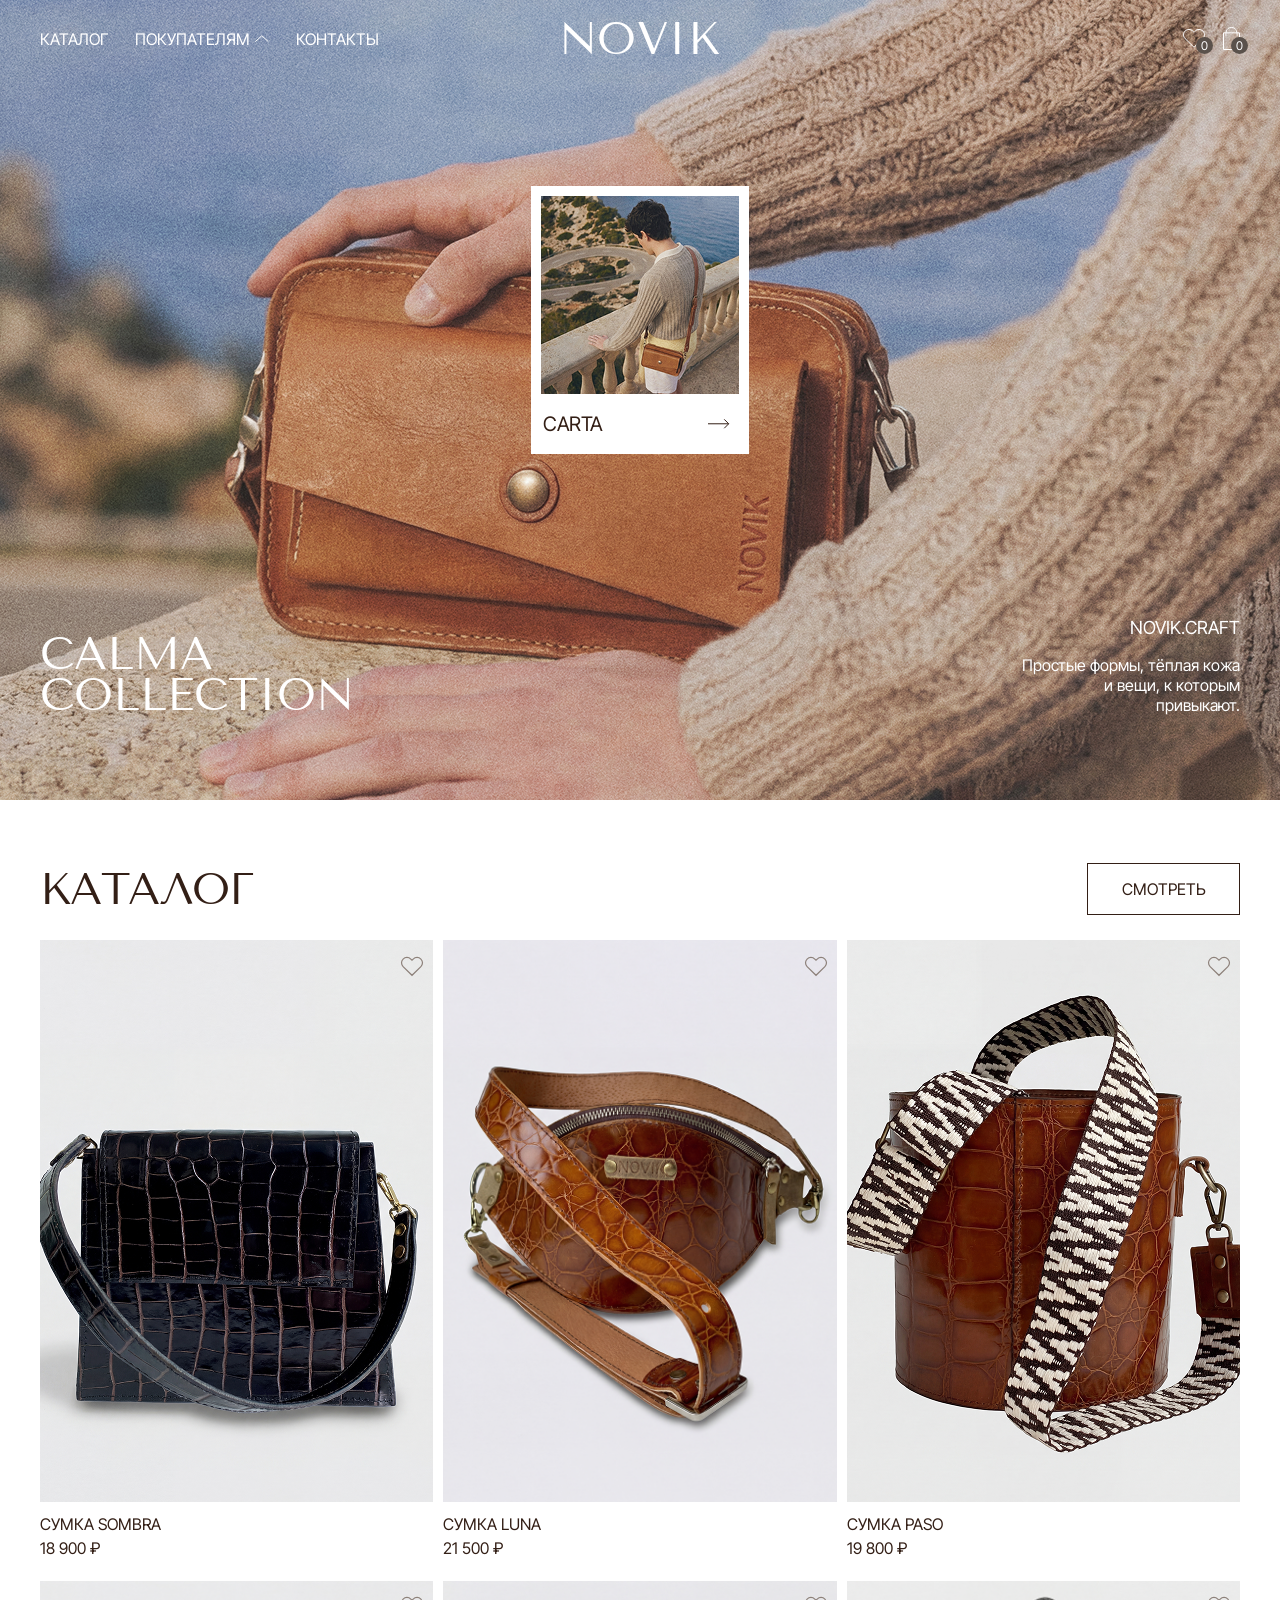
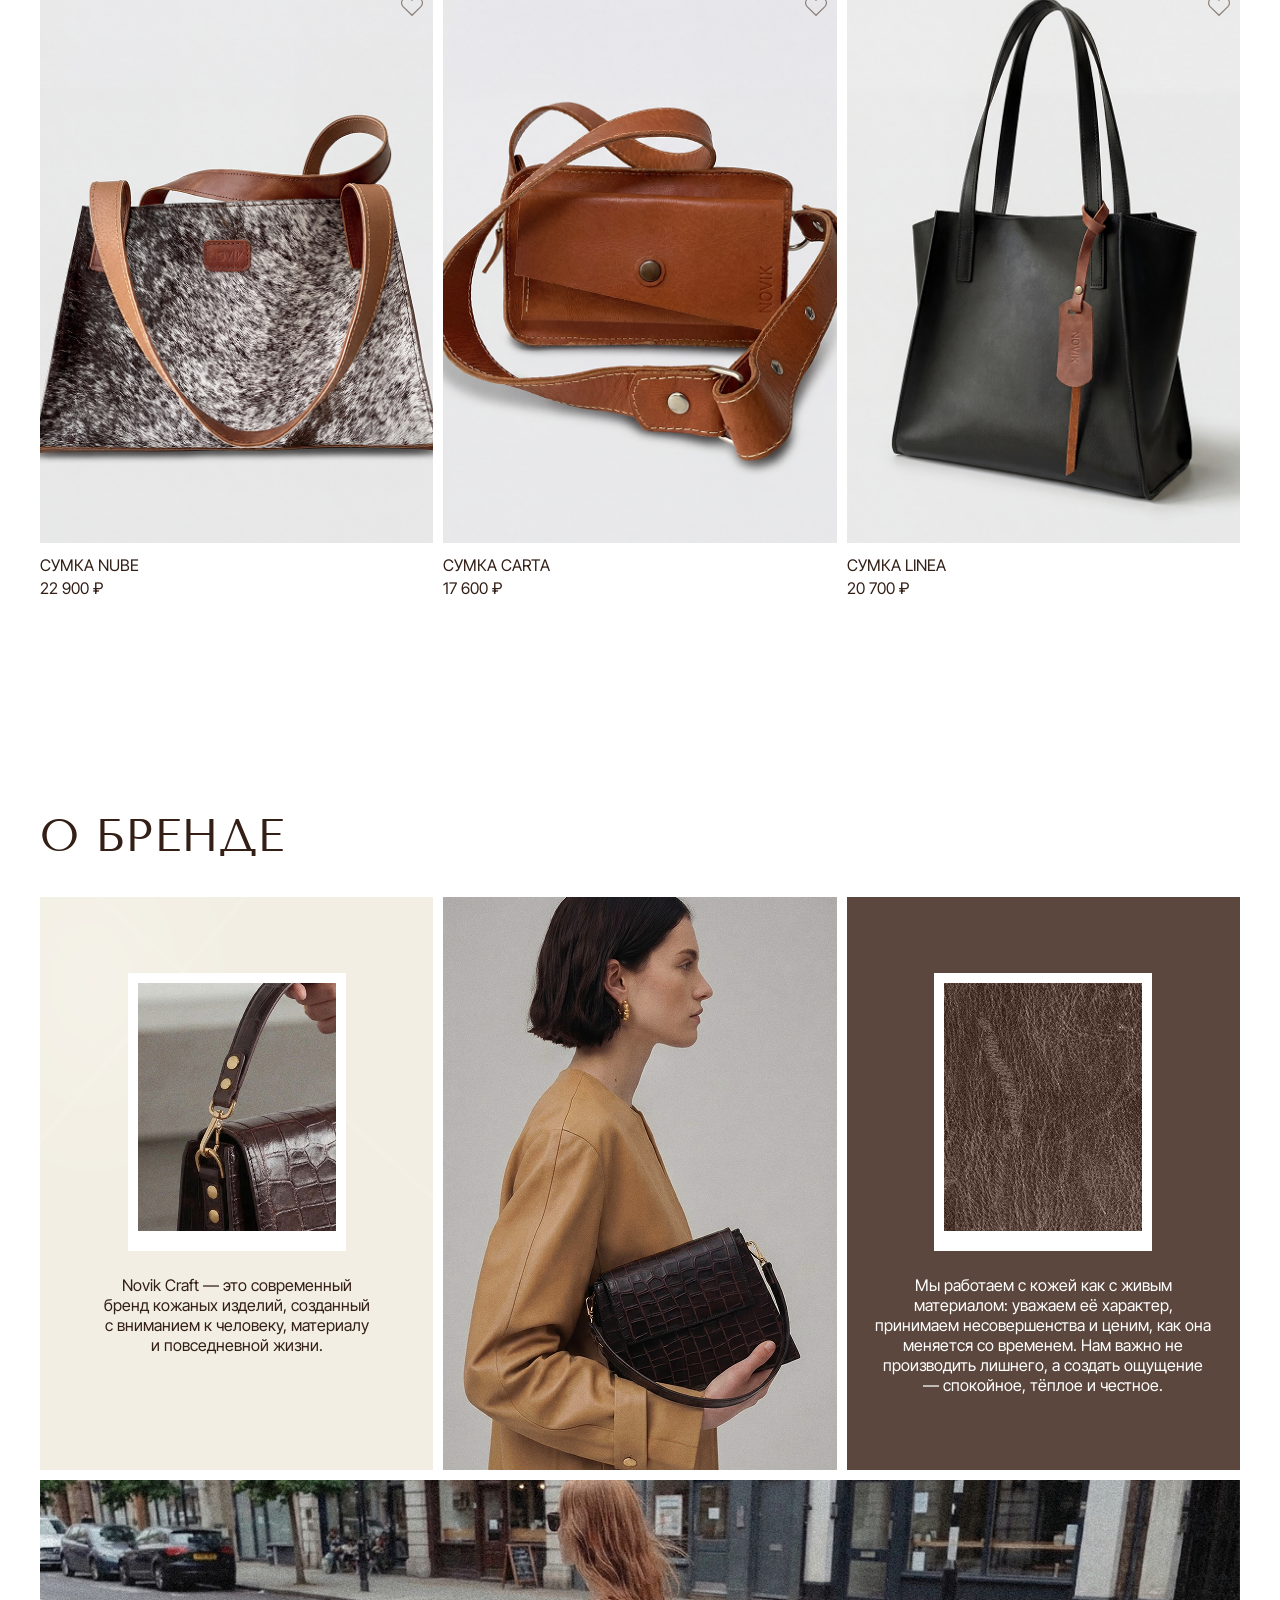
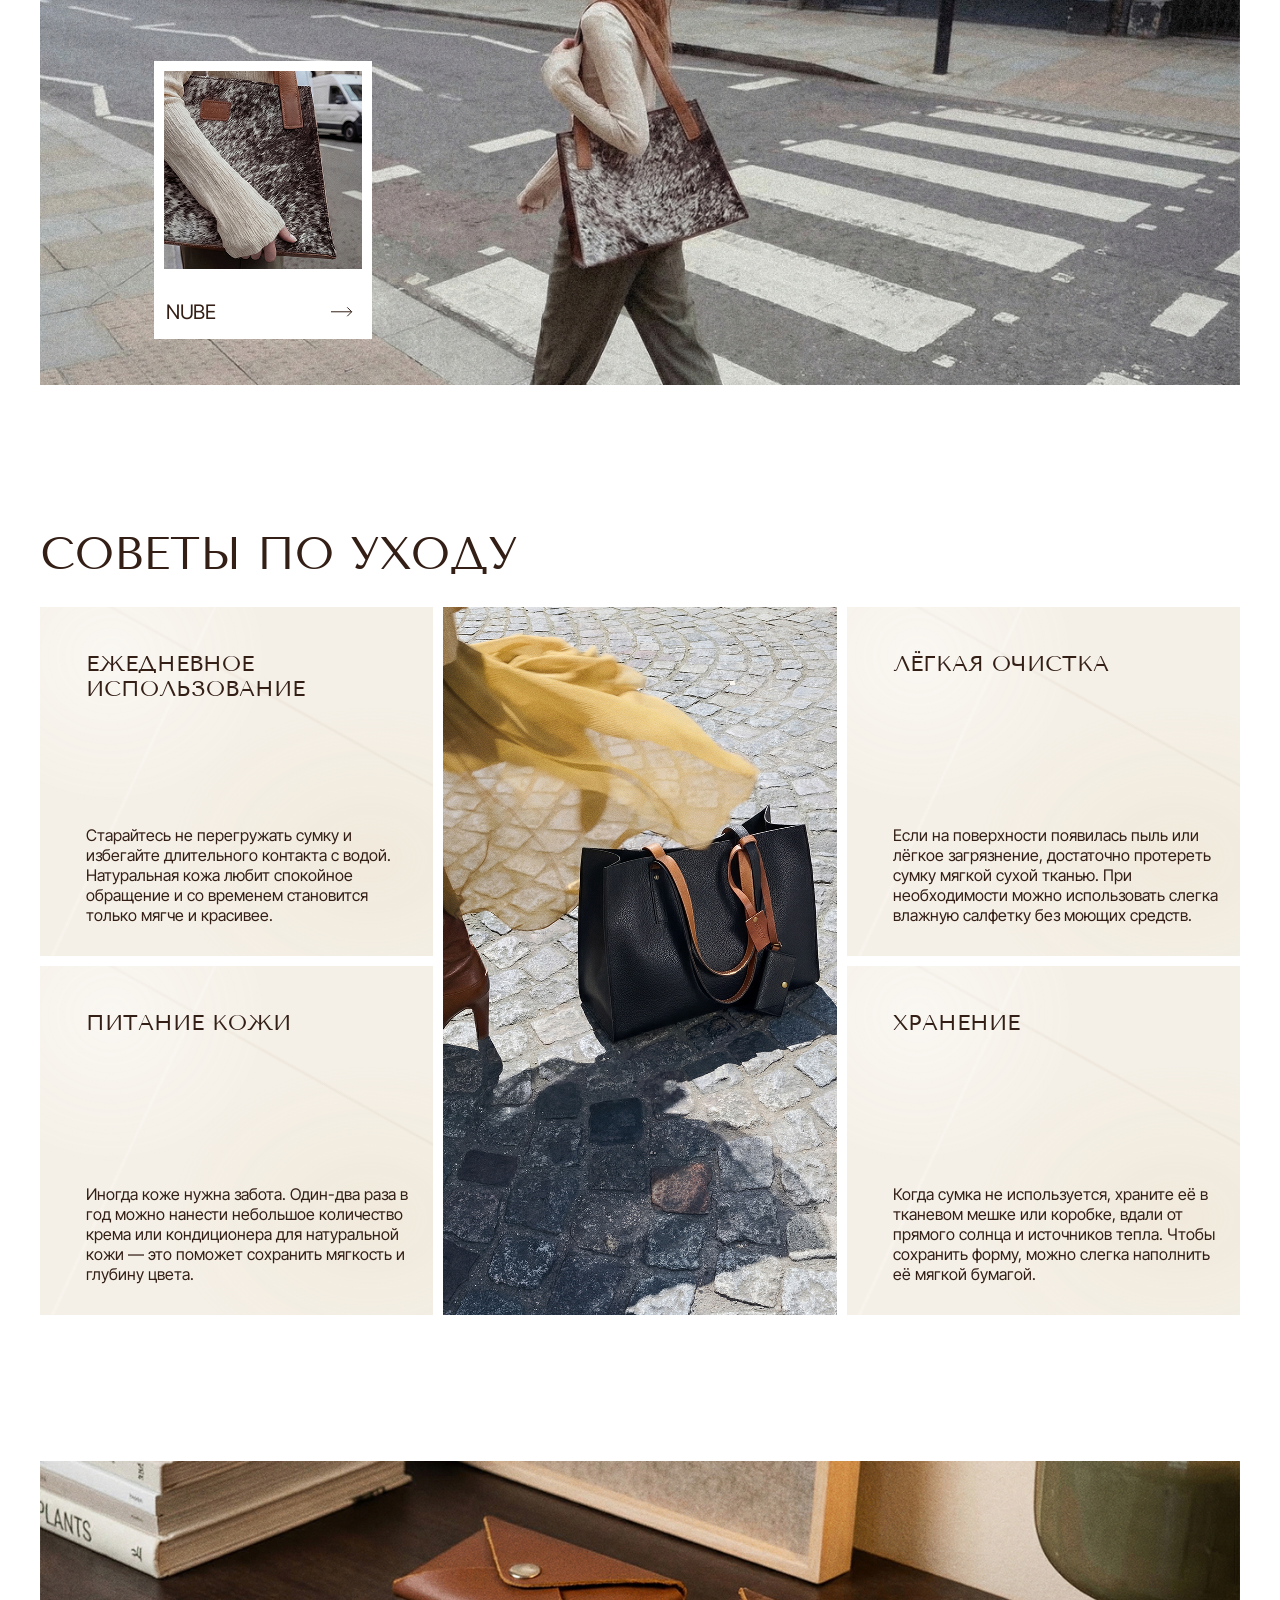
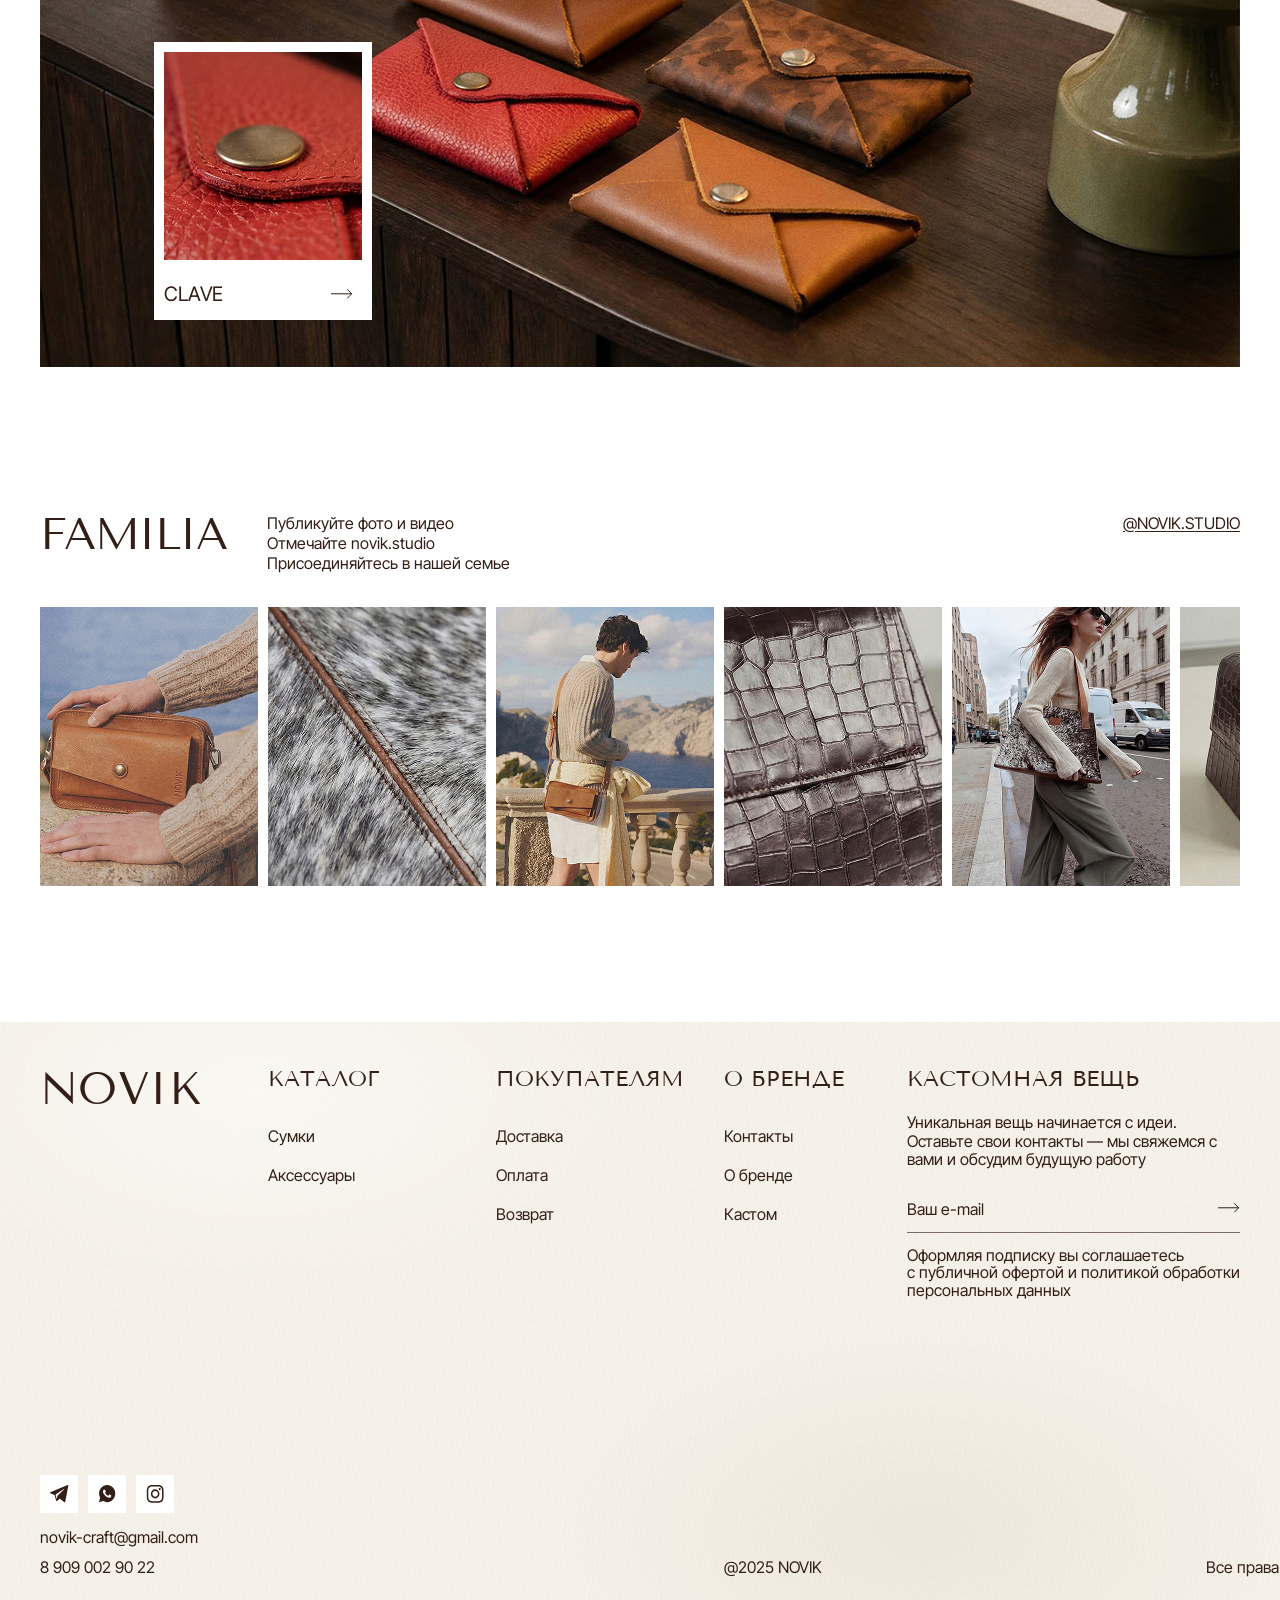
<file: index.html>
<!DOCTYPE html><html lang="ru"><head><meta charset="utf-8"><link rel="icon" href="./favicon.ico" type="image/x-icon"><meta name="viewport" content="width=device-width"><meta name="description" content="NOVIK — Calma collection"><link rel="stylesheet" href="./fonts/fonts.css"><title>NOVIK — Calma collection</title><style>.catalog-card[data-scope-nkvgaeeo]{min-width:0;position:relative}.catalog-card__link[data-scope-nkvgaeeo]{color:inherit;text-decoration:none;display:block}.catalog-card__link[data-scope-nkvgaeeo] img[data-scope-nkvgaeeo]{aspect-ratio:1;object-fit:cover;background:#f1f0f2;width:100%;height:562px;display:block}.catalog-card__details[data-scope-nkvgaeeo]{gap:7px;padding-top:14px;font:400 16px/1.05 Inter Tight,Arial,sans-serif;display:grid}.catalog-card__favorite[data-scope-nkvgaeeo]{color:#8d817a;cursor:pointer;background:0 0;border:0;place-items:center;width:32px;height:32px;padding:5px;display:grid;position:absolute;top:10px;right:5px}.catalog-card__favorite[data-scope-nkvgaeeo] svg[data-scope-nkvgaeeo]{width:22px;height:19px;overflow:visible}.catalog-card__favorite[data-scope-nkvgaeeo] path[data-scope-nkvgaeeo]{fill:#0000;stroke:currentColor;stroke-width:1.2px}.catalog-card__favorite[data-scope-nkvgaeeo][aria-pressed=true] path[data-scope-nkvgaeeo]{fill:currentColor}.catalog-card__favorite[data-scope-nkvgaeeo][aria-pressed=true]{color:#331f16}.catalog-card__favorite[data-scope-nkvgaeeo]:focus-visible,.catalog-card__link[data-scope-nkvgaeeo]:focus-visible{outline-offset:4px;outline:2px solid #331f16}@media (width>=768px) and (width<1200px){.catalog-card__link[data-scope-nkvgaeeo] img[data-scope-nkvgaeeo]{aspect-ratio:332/425;object-fit:cover;height:auto}}@media (width<768px){.catalog-card__link[data-scope-nkvgaeeo] img[data-scope-nkvgaeeo]{aspect-ratio:169/218;object-fit:cover;height:auto}.catalog-card__details[data-scope-nkvgaeeo]{gap:7px;padding-top:9px;font-size:14px;line-height:1.05}}
</style><link rel="stylesheet" href="./assets/FavoritesCartSidebar.cBLfcO94.css"><link rel="stylesheet" href="./assets/index.DMnSNokR.css"><style>.familia-section[data-scope-tfskfanc]{color:#331f16;padding:var(--familia-padding-top,0px) 0 136px;background:#fff}.familia-section__inner[data-scope-tfskfanc]{width:min(1360px,100% - 80px);margin:0 auto}.familia-section__heading[data-scope-tfskfanc]{grid-template-columns:218px 1fr auto;align-items:start;column-gap:9px;margin-bottom:34px;display:grid}.familia-section[data-scope-tfskfanc] h2[data-scope-tfskfanc],.familia-section[data-scope-tfskfanc] p[data-scope-tfskfanc],.familia-section[data-scope-tfskfanc] a[data-scope-tfskfanc]{margin:0;font-family:Inter Tight,Arial,sans-serif;font-weight:400}.familia-section[data-scope-tfskfanc] h2[data-scope-tfskfanc]{letter-spacing:-.035em;font-family:Tenor Sans,Georgia,serif;font-size:44px;line-height:.98}.familia-section[data-scope-tfskfanc] p[data-scope-tfskfanc],.familia-section[data-scope-tfskfanc] a[data-scope-tfskfanc]{font-size:16px;line-height:20px}.familia-section[data-scope-tfskfanc] a[data-scope-tfskfanc]{color:inherit;text-underline-offset:2px;text-decoration:underline}.familia-section[data-scope-tfskfanc] a[data-scope-tfskfanc]:focus-visible{outline-offset:4px;outline:2px solid #331f16}.familia-section__gallery[data-scope-tfskfanc]{flex-wrap:nowrap;gap:10px;display:flex;overflow:hidden}.familia-section__gallery[data-scope-tfskfanc] img[data-scope-tfskfanc]{object-fit:cover;flex:0 0 218px;width:218px;height:279px;display:block}@media (width<=1199px){.familia-section[data-scope-tfskfanc]{padding-top:var(--familia-tablet-padding-top,var(--familia-padding-top,0px));padding-bottom:77px}.familia-section__inner[data-scope-tfskfanc]{width:auto;margin:0 47px}.familia-section__heading[data-scope-tfskfanc]{grid-template-columns:218px 1fr auto;margin-bottom:27px}.familia-section[data-scope-tfskfanc] h2[data-scope-tfskfanc]{font-size:44px}.familia-section__gallery[data-scope-tfskfanc]{gap:10px;overflow:hidden}.familia-section__gallery[data-scope-tfskfanc] img[data-scope-tfskfanc]{flex:0 0 calc(16.6667% - 8.33333px);width:calc(16.6667% - 8.33333px);height:209px}}@media (width<=596px){.familia-section[data-scope-tfskfanc]{padding-top:var(--familia-mobile-padding-top,var(--familia-tablet-padding-top,var(--familia-padding-top,0px)));padding-bottom:55px}.familia-section__inner[data-scope-tfskfanc]{margin:0 15px}.familia-section__heading[data-scope-tfskfanc]{grid-template-columns:1fr auto;gap:12px 10px;margin-bottom:22px;display:grid}.familia-section[data-scope-tfskfanc] h2[data-scope-tfskfanc]{grid-column:1;font-size:32px;line-height:1}.familia-section[data-scope-tfskfanc] p[data-scope-tfskfanc]{grid-column:1/-1;font-size:14px;line-height:16px}.familia-section[data-scope-tfskfanc] a[data-scope-tfskfanc]{grid-area:1/2;align-self:start;font-size:16px;line-height:20px}.familia-section__gallery[data-scope-tfskfanc]{scrollbar-width:none;overscroll-behavior-x:contain;-webkit-overflow-scrolling:touch;gap:8px;display:flex;overflow:auto hidden}.familia-section__gallery[data-scope-tfskfanc]::-webkit-scrollbar{display:none}.familia-section__gallery[data-scope-tfskfanc] img[data-scope-tfskfanc]{flex:0 0 80px;width:80px;height:103px}}@media (597px<=width<=768px){.familia-section__gallery[data-scope-tfskfanc] img[data-scope-tfskfanc]{flex:0 0 calc(16.6667% - 8.33333px);width:calc(16.6667% - 8.33333px);height:133px}}
</style></head><body><main class="hero" id="top" aria-label="NOVIK Calma collection"><picture class="hero__background" aria-hidden="true"><source media="(max-width: 767px)" srcset="./hero/bg.jpg"><source media="(max-width: 1199px)" srcset="./hero/bg.jpg"><img src="./hero/bg.jpg" alt=""></picture><header class="site-header"><button class="menu-toggle" type="button" aria-label="Открыть меню" aria-expanded="false" aria-controls="mobile-menu"><span></span><span></span><span></span></button><nav class="site-desktop-nav site-desktop-nav--hero" aria-label="Основная навигация"><a href="./catalog/index.html">Каталог</a><div class="site-buyer-nav"><button class="site-buyer-toggle" type="button" aria-expanded="false" aria-controls="buyer-dropdown-hero">Покупателям<svg class="site-buyer-arrow" width="14" height="8" viewBox="0 0 14 8" fill="none" aria-hidden="true"><path d="M13.3394 6.68042L6.83935 0.68042L0.339355 6.68042" stroke="currentColor"></path></svg></button><div class="site-buyer-dropdown" id="buyer-dropdown-hero" aria-hidden="true"><a href="./delivery/index.html">Доставка</a><a href="./payment/index.html">Оплата</a><a href="./returns/index.html">Возврат</a></div></div><a href="#contacts">Контакты</a></nav><a class="logo" href="#top" aria-label="NOVIK, на главную">NOVIK</a><div class="header-actions" aria-label="Действия"><button class="header-store-action" type="button" data-sidebar-open="favorites" aria-label="Избранное"><img src="./hero/favorite.svg" alt=""><span class="header-store-count" data-favorites-count aria-hidden="true">0</span></button><button class="header-store-action cart" type="button" data-sidebar-open="cart" aria-label="Корзина, 0 товаров"><img src="./hero/cart.svg" alt=""><span class="header-store-count" data-store-count aria-hidden="true">0</span></button></div></header><aside class="mobile-menu" id="mobile-menu" data-mobile-menu data-root-selector=".hero" aria-label="Меню сайта" aria-hidden="true" hidden><nav class="mobile-menu__content" aria-label="Мобильная навигация"><section class="mobile-menu__group mobile-menu__group--catalog"><h2>Каталог</h2><a href="./catalog/index.html?category=bags">Сумки</a><a href="./catalog/index.html?category=accessories">Аксессуары</a></section><section class="mobile-menu__group mobile-menu__group--buyers"><h2>Покупателям</h2><a href="./delivery/index.html">Доставка</a><a href="./payment/index.html">Оплата</a><a href="./returns/index.html">Возврат</a></section><section class="mobile-menu__group mobile-menu__group--about"><h2>О бренде</h2><a href="./#contacts">Контакты</a><a href="./#about">О бренде</a><a href="#custom">Кастом</a></section></nav><div class="mobile-menu__socials" aria-label="Социальные сети"><a href="./#telegram" aria-label="Telegram"><img src="./hero/tg.svg" alt=""></a><a href="./#whatsapp" aria-label="WhatsApp"><img src="./hero/wp.svg" alt=""></a><a href="./#instagram" aria-label="Instagram"><img src="./hero/ig.svg" alt=""></a></div></aside><a class="product-card" href="./catalog/carta/index.html" aria-label="Открыть товар Carta"><span class="product-card__media"><span class="product-card__image"><img src="./hero/carta.png" alt="Carta collection"></span></span><span class="product-card__footer"><span class="product-card__title">Carta</span><img src="./hero/arrow.svg" alt="" aria-hidden="true"></span></a><div class="collection-copy"><h1>Calma collection</h1><div class="collection-copy__meta"><p class="collection-copy__brand">NOVIK.CRAFT</p><p class="collection-copy__description">Простые формы, тёплая кожа и вещи, к которым привыкают.</p></div></div></main><aside class="store-sidebar" data-store-sidebar aria-hidden="true" hidden><button class="store-sidebar__backdrop" type="button" data-sidebar-close aria-label="Закрыть панель"></button><section class="store-sidebar__panel" role="dialog" aria-modal="true" aria-labelledby="sidebar-title" tabindex="-1"><div class="store-sidebar__header"><h2 id="sidebar-title" data-sidebar-title>ИЗБРАННОЕ</h2><button class="store-sidebar__close" type="button" data-sidebar-close aria-label="Закрыть панель">×</button></div><div class="store-sidebar__content"><p class="store-sidebar__empty" data-sidebar-empty>Здесь пока ничего нет</p><div class="store-sidebar__list" data-sidebar-list></div></div><div class="store-sidebar__total" data-sidebar-total hidden><span>ИТОГО</span><strong data-sidebar-total-value></strong><a class="store-sidebar__checkout" href="./checkout/index.html">К ОФОРМЛЕНИЮ</a></div></section></aside><section class="catalog-section" id="catalog" aria-labelledby="catalog-title" data-scope-7uztvhtp><div class="catalog-section__inner" data-scope-7uztvhtp><div class="catalog-section__heading" data-scope-7uztvhtp><h2 id="catalog-title" data-scope-7uztvhtp>КАТАЛОГ</h2><a class="catalog-section__view" href="./catalog/index.html" data-scope-7uztvhtp>СМОТРЕТЬ</a></div><div class="catalog-section__grid" data-scope-7uztvhtp><article class="catalog-card" data-catalog-card data-product-slug="sombra" data-product-name="SOMBRA" data-product-price="18900" data-product-color="Коричневый" data-product-catalog="bags" data-product-audience="women" data-scope-nkvgaeeo><a class="catalog-card__link" href="./catalog/sombra/index.html" aria-label="Открыть товар SOMBRA" data-scope-nkvgaeeo><img src="./catalog/rectangle-821.png" alt="SOMBRA на светлом фоне" loading="lazy" data-scope-nkvgaeeo><div class="catalog-card__details" data-scope-nkvgaeeo><span data-scope-nkvgaeeo>СУМКА SOMBRA</span><span data-scope-nkvgaeeo>18 900 ₽</span></div></a><button class="catalog-card__favorite" type="button" data-product-id="sombra" data-product-name="СУМКА SOMBRA" data-product-price="18900" data-product-image="./catalog/rectangle-821.png" data-product-alt="SOMBRA на светлом фоне" aria-label="Добавить SOMBRA в избранное" aria-pressed="false" data-scope-nkvgaeeo><svg viewBox="0 0 22 19" aria-hidden="true" data-scope-nkvgaeeo><path d="M12.191 2.063a5.45 5.45 0 0 1 7.716 0 5.3 5.3 0 0 1 0 7.521L11 18.3 2.093 9.584a5.3 5.3 0 0 1 0-7.521 5.45 5.45 0 0 1 7.716 0L11 3.229z" data-scope-nkvgaeeo></path></svg></button></article><article class="catalog-card" data-catalog-card data-product-slug="luna" data-product-name="LUNA" data-product-price="21500" data-product-color="Карамельный" data-product-catalog="bags" data-product-audience="women" data-scope-nkvgaeeo><a class="catalog-card__link" href="./catalog/luna/index.html" aria-label="Открыть товар LUNA" data-scope-nkvgaeeo><img src="./catalog/rectangle-673.png" alt="LUNA на светлом фоне" loading="lazy" data-scope-nkvgaeeo><div class="catalog-card__details" data-scope-nkvgaeeo><span data-scope-nkvgaeeo>СУМКА LUNA</span><span data-scope-nkvgaeeo>21 500 ₽</span></div></a><button class="catalog-card__favorite" type="button" data-product-id="luna" data-product-name="СУМКА LUNA" data-product-price="21500" data-product-image="./catalog/rectangle-673.png" data-product-alt="LUNA на светлом фоне" aria-label="Добавить LUNA в избранное" aria-pressed="false" data-scope-nkvgaeeo><svg viewBox="0 0 22 19" aria-hidden="true" data-scope-nkvgaeeo><path d="M12.191 2.063a5.45 5.45 0 0 1 7.716 0 5.3 5.3 0 0 1 0 7.521L11 18.3 2.093 9.584a5.3 5.3 0 0 1 0-7.521 5.45 5.45 0 0 1 7.716 0L11 3.229z" data-scope-nkvgaeeo></path></svg></button></article><article class="catalog-card" data-catalog-card data-product-slug="paso" data-product-name="PASO" data-product-price="19800" data-product-color="Тёмно-коричневый" data-product-catalog="bags" data-product-audience="women" data-scope-nkvgaeeo><a class="catalog-card__link" href="./catalog/paso/index.html" aria-label="Открыть товар PASO" data-scope-nkvgaeeo><img src="./catalog/rectangle-700.png" alt="PASO на светлом фоне" loading="lazy" data-scope-nkvgaeeo><div class="catalog-card__details" data-scope-nkvgaeeo><span data-scope-nkvgaeeo>СУМКА PASO</span><span data-scope-nkvgaeeo>19 800 ₽</span></div></a><button class="catalog-card__favorite" type="button" data-product-id="paso" data-product-name="СУМКА PASO" data-product-price="19800" data-product-image="./catalog/rectangle-700.png" data-product-alt="PASO на светлом фоне" aria-label="Добавить PASO в избранное" aria-pressed="false" data-scope-nkvgaeeo><svg viewBox="0 0 22 19" aria-hidden="true" data-scope-nkvgaeeo><path d="M12.191 2.063a5.45 5.45 0 0 1 7.716 0 5.3 5.3 0 0 1 0 7.521L11 18.3 2.093 9.584a5.3 5.3 0 0 1 0-7.521 5.45 5.45 0 0 1 7.716 0L11 3.229z" data-scope-nkvgaeeo></path></svg></button></article><article class="catalog-card" data-catalog-card data-product-slug="nube" data-product-name="NUBE" data-product-price="22900" data-product-color="Молочный" data-product-catalog="bags" data-product-audience="women" data-scope-nkvgaeeo><a class="catalog-card__link" href="./catalog/nube/index.html" aria-label="Открыть товар NUBE" data-scope-nkvgaeeo><img src="./catalog/rectangle-675.png" alt="NUBE на светлом фоне" loading="lazy" data-scope-nkvgaeeo><div class="catalog-card__details" data-scope-nkvgaeeo><span data-scope-nkvgaeeo>СУМКА NUBE</span><span data-scope-nkvgaeeo>22 900 ₽</span></div></a><button class="catalog-card__favorite" type="button" data-product-id="nube" data-product-name="СУМКА NUBE" data-product-price="22900" data-product-image="./catalog/rectangle-675.png" data-product-alt="NUBE на светлом фоне" aria-label="Добавить NUBE в избранное" aria-pressed="false" data-scope-nkvgaeeo><svg viewBox="0 0 22 19" aria-hidden="true" data-scope-nkvgaeeo><path d="M12.191 2.063a5.45 5.45 0 0 1 7.716 0 5.3 5.3 0 0 1 0 7.521L11 18.3 2.093 9.584a5.3 5.3 0 0 1 0-7.521 5.45 5.45 0 0 1 7.716 0L11 3.229z" data-scope-nkvgaeeo></path></svg></button></article><article class="catalog-card" data-catalog-card data-product-slug="carta" data-product-name="CARTA" data-product-price="17600" data-product-color="Терракотовый" data-product-catalog="bags" data-product-audience="women" data-scope-nkvgaeeo><a class="catalog-card__link" href="./catalog/carta/index.html" aria-label="Открыть товар CARTA" data-scope-nkvgaeeo><img src="./catalog/rectangle-702.png" alt="CARTA на светлом фоне" loading="lazy" data-scope-nkvgaeeo><div class="catalog-card__details" data-scope-nkvgaeeo><span data-scope-nkvgaeeo>СУМКА CARTA</span><span data-scope-nkvgaeeo>17 600 ₽</span></div></a><button class="catalog-card__favorite" type="button" data-product-id="carta" data-product-name="СУМКА CARTA" data-product-price="17600" data-product-image="./catalog/rectangle-702.png" data-product-alt="CARTA на светлом фоне" aria-label="Добавить CARTA в избранное" aria-pressed="false" data-scope-nkvgaeeo><svg viewBox="0 0 22 19" aria-hidden="true" data-scope-nkvgaeeo><path d="M12.191 2.063a5.45 5.45 0 0 1 7.716 0 5.3 5.3 0 0 1 0 7.521L11 18.3 2.093 9.584a5.3 5.3 0 0 1 0-7.521 5.45 5.45 0 0 1 7.716 0L11 3.229z" data-scope-nkvgaeeo></path></svg></button></article><article class="catalog-card" data-catalog-card data-product-slug="linea" data-product-name="LINEA" data-product-price="20700" data-product-color="Шоколадный" data-product-catalog="bags" data-product-audience="women" data-scope-nkvgaeeo><a class="catalog-card__link" href="./catalog/linea/index.html" aria-label="Открыть товар LINEA" data-scope-nkvgaeeo><img src="./catalog/rectangle-677.png" alt="LINEA на светлом фоне" loading="lazy" data-scope-nkvgaeeo><div class="catalog-card__details" data-scope-nkvgaeeo><span data-scope-nkvgaeeo>СУМКА LINEA</span><span data-scope-nkvgaeeo>20 700 ₽</span></div></a><button class="catalog-card__favorite" type="button" data-product-id="linea" data-product-name="СУМКА LINEA" data-product-price="20700" data-product-image="./catalog/rectangle-677.png" data-product-alt="LINEA на светлом фоне" aria-label="Добавить LINEA в избранное" aria-pressed="false" data-scope-nkvgaeeo><svg viewBox="0 0 22 19" aria-hidden="true" data-scope-nkvgaeeo><path d="M12.191 2.063a5.45 5.45 0 0 1 7.716 0 5.3 5.3 0 0 1 0 7.521L11 18.3 2.093 9.584a5.3 5.3 0 0 1 0-7.521 5.45 5.45 0 0 1 7.716 0L11 3.229z" data-scope-nkvgaeeo></path></svg></button></article></div></div></section><section class="about-brand" id="about" aria-labelledby="about-brand-title" data-scope-a7igk3vi><div class="about-brand__inner" data-scope-a7igk3vi><h2 id="about-brand-title" data-scope-a7igk3vi>О бренде</h2><div class="about-brand__grid" data-scope-a7igk3vi><article class="about-brand__panel about-brand__panel--paper" data-scope-a7igk3vi><div class="about-brand__framed-image" data-scope-a7igk3vi><img src="./about/strap.jpg" alt="Ремешок кожаной сумки NOVIK" loading="lazy" data-scope-a7igk3vi></div><p data-scope-a7igk3vi>Novik Craft — это современный бренд кожаных изделий, созданный с вниманием к человеку, материалу и повседневной жизни.</p></article><div class="about-brand__panel about-brand__panel--model" data-scope-a7igk3vi><img src="./about/model.jpg" alt="Модель с кожаной сумкой NOVIK" loading="lazy" data-scope-a7igk3vi></div><article class="about-brand__panel about-brand__panel--leather" data-scope-a7igk3vi><div class="about-brand__framed-image" data-scope-a7igk3vi><img src="./about/leather-texture.jpg" alt="Текстура натуральной кожи" loading="lazy" data-scope-a7igk3vi></div><p data-scope-a7igk3vi>Мы работаем с кожей как с живым материалом: уважаем её характер, принимаем несовершенства и ценим, как она меняется со временем. Нам важно не производить лишнего, а создать ощущение — спокойное, тёплое и честное.</p></article><div class="about-brand__panel about-brand__panel--street" data-scope-a7igk3vi><picture class="about-brand__street-picture" data-scope-a7igk3vi><img src="./about/street-clean.png" alt="Девушка с сумкой NUBE на городской улице" loading="lazy" data-scope-a7igk3vi></picture><a class="about-brand__collection" href="./catalog/nube/index.html" aria-label="Коллекция NUBE" data-scope-a7igk3vi><span class="about-brand__collection-media" data-scope-a7igk3vi><img class="about-brand__collection-image" src="./about/bag-texture.jpg" alt="" loading="lazy" data-scope-a7igk3vi></span><span class="about-brand__collection-row" aria-hidden="true" data-scope-a7igk3vi><span class="about-brand__collection-title" data-scope-a7igk3vi>NUBE</span><img src="./hero/footer-arrow.svg" alt="" loading="lazy" data-scope-a7igk3vi></span></a></div></div></div></section><section class="care-tips" aria-labelledby="care-tips-title" data-scope-rteakbvz><div class="care-tips__inner" data-scope-rteakbvz><h2 id="care-tips-title" data-scope-rteakbvz>Советы по уходу</h2><div class="care-tips__grid" data-scope-rteakbvz><article class="care-tips__card care-tips__card--daily" data-scope-rteakbvz><h3 data-scope-rteakbvz>Ежедневное использование</h3><p data-scope-rteakbvz>Старайтесь не перегружать сумку и избегайте длительного контакта с водой. Натуральная кожа любит спокойное обращение и со временем становится только мягче и красивее.</p></article><div class="care-tips__photo" data-scope-rteakbvz><img src="./care/care-photo.jpg" alt="Кожаная сумка NOVIK на городской мостовой" loading="lazy" data-scope-rteakbvz></div><article class="care-tips__card care-tips__card--cleaning" data-scope-rteakbvz><h3 data-scope-rteakbvz>Лёгкая очистка</h3><p data-scope-rteakbvz>Если на поверхности появилась пыль или лёгкое загрязнение, достаточно протереть сумку мягкой сухой тканью. При необходимости можно использовать слегка влажную салфетку без моющих средств.</p></article><article class="care-tips__card care-tips__card--nutrition" data-scope-rteakbvz><h3 data-scope-rteakbvz>Питание кожи</h3><p data-scope-rteakbvz>Иногда коже нужна забота. Один-два раза в год можно нанести небольшое количество крема или кондиционера для натуральной кожи — это поможет сохранить мягкость и глубину цвета.</p></article><article class="care-tips__card care-tips__card--storage" data-scope-rteakbvz><h3 data-scope-rteakbvz>Хранение</h3><p data-scope-rteakbvz>Когда сумка не используется, храните её в тканевом мешке или коробке, вдали от прямого солнца и источников тепла. Чтобы сохранить форму, можно слегка наполнить её мягкой бумагой.</p></article></div></div></section><section class="clave-section" id="clave" aria-label="Коллекция CLAVE" data-scope-yhv3xe2z><div class="clave-section__inner" data-scope-yhv3xe2z><div class="clave-section__frame" role="img" aria-label="Кошельки коллекции CLAVE на деревянном столе" data-scope-yhv3xe2z><picture class="clave-section__background" aria-hidden="true" data-scope-yhv3xe2z><source media="(max-width: 767px)" srcset="./clave/bg-mobile.png" data-scope-yhv3xe2z><source media="(max-width: 1199px)" srcset="./clave/bg-tablet.png" data-scope-yhv3xe2z><img src="./clave/wallets-bg.jpg" alt="" loading="lazy" data-scope-yhv3xe2z></picture><a class="clave-section__card" href="#clave" aria-label="Коллекция CLAVE" data-scope-yhv3xe2z><span class="clave-section__card-media" data-scope-yhv3xe2z><img src="./clave/card-media.png" alt="" loading="lazy" data-scope-yhv3xe2z></span><span class="clave-section__card-row" aria-hidden="true" data-scope-yhv3xe2z><span class="clave-section__card-title" data-scope-yhv3xe2z>CLAVE</span><img src="./hero/footer-arrow.svg" alt="" loading="lazy" data-scope-yhv3xe2z></span></a></div></div></section><section class="familia-section" id="familia" aria-labelledby="familia-title" style="--familia-padding-top: 0px; --familia-tablet-padding-top: 0px; --familia-mobile-padding-top: 0px;" data-scope-tfskfanc><div class="familia-section__inner" data-scope-tfskfanc><div class="familia-section__heading" data-scope-tfskfanc><h2 id="familia-title" data-scope-tfskfanc>FAMILIA</h2><p data-scope-tfskfanc>Публикуйте фото и видео<br data-scope-tfskfanc>Отмечайте novik.studio<br data-scope-tfskfanc>Присоединяйтесь в нашей семье<br data-scope-tfskfanc></p><a href="#instagram" data-scope-tfskfanc>@NOVIK.STUDIO</a></div><div class="familia-section__gallery" aria-label="Фотографии сообщества NOVIK" data-scope-tfskfanc><img src="./familia/rectangle-685.jpg" alt="Коричневая сумка NOVIK в руках" loading="lazy" data-scope-tfskfanc><img src="./familia/rectangle-690.png" alt="Фактура меха и кожаного шва сумки NOVIK" loading="lazy" data-scope-tfskfanc><img src="./familia/rectangle-687.jpg" alt="Сумка NOVIK на фоне моря" loading="lazy" data-scope-tfskfanc><img src="./familia/rectangle-686.jpg" alt="Фактура кожи сумки NOVIK" loading="lazy" data-scope-tfskfanc><img src="./familia/rectangle-689.jpg" alt="Образ с сумкой NOVIK на городской улице" loading="lazy" data-scope-tfskfanc><img src="./familia/rectangle-688.png" alt="Чёрная кожаная сумка NOVIK" loading="lazy" data-scope-tfskfanc></div></div></section><footer class="site-footer" aria-label="Подвал сайта" data-scope-jo6i4kqk><div class="site-footer__inner" data-scope-jo6i4kqk><div class="site-footer__top" data-scope-jo6i4kqk><a class="site-footer__logo" href="#top" aria-label="NOVIK, на главную" data-scope-jo6i4kqk>NOVIK</a><div class="site-footer__socials" aria-label="Социальные сети" data-scope-jo6i4kqk><a href="#telegram" aria-label="Telegram" data-scope-jo6i4kqk><img src="./hero/tg.svg" alt="" data-scope-jo6i4kqk></a><a href="#whatsapp" aria-label="WhatsApp" data-scope-jo6i4kqk><img src="./hero/wp.svg" alt="" data-scope-jo6i4kqk></a><a href="#instagram" aria-label="Instagram" data-scope-jo6i4kqk><img src="./hero/ig.svg" alt="" data-scope-jo6i4kqk></a></div><address class="site-footer__contacts" id="contacts" data-scope-jo6i4kqk><a href="mailto:novik-craft@gmail.com" data-scope-jo6i4kqk>novik-craft@gmail.com</a><a href="tel:+79090029022" data-scope-jo6i4kqk>8 909 002 90 22</a></address><nav class="site-footer__nav site-footer__nav--catalog" aria-labelledby="footer-catalog-title" data-scope-jo6i4kqk><h2 id="footer-catalog-title" data-scope-jo6i4kqk>Каталог</h2><a href="./catalog/index.html?category=bags" data-scope-jo6i4kqk>Сумки</a><a href="./catalog/index.html?category=accessories" data-scope-jo6i4kqk>Аксессуары</a></nav><nav class="site-footer__nav site-footer__nav--buyers" aria-labelledby="footer-buyers-title" data-scope-jo6i4kqk><h2 id="footer-buyers-title" data-scope-jo6i4kqk>Покупателям</h2><a href="./delivery/index.html" data-scope-jo6i4kqk>Доставка</a><a href="./payment/index.html" data-scope-jo6i4kqk>Оплата</a><a href="./returns/index.html" data-scope-jo6i4kqk>Возврат</a></nav><nav class="site-footer__nav site-footer__nav--about" aria-labelledby="footer-about-title" data-scope-jo6i4kqk><h2 id="footer-about-title" data-scope-jo6i4kqk>О бренде</h2><a href="#contacts" data-scope-jo6i4kqk>Контакты</a><a href="#about" data-scope-jo6i4kqk>О бренде</a><a href="#custom" data-scope-jo6i4kqk>Кастом</a></nav><section class="site-footer__custom" id="custom" aria-labelledby="footer-custom-title" data-scope-jo6i4kqk><h2 id="footer-custom-title" data-scope-jo6i4kqk>Кастомная вещь</h2><p data-scope-jo6i4kqk>Уникальная вещь начинается с идеи.<br data-scope-jo6i4kqk>Оставьте свои контакты — мы свяжемся с вами и обсудим будущую работу<br data-scope-jo6i4kqk></p><form class="site-footer__form" id="footer-subscribe-form"  method="post" data-scope-jo6i4kqk><label class="visually-hidden" for="footer-email" data-scope-jo6i4kqk>Ваш e-mail</label><div class="site-footer__input-wrap" data-scope-jo6i4kqk><input id="footer-email" name="email" type="email" autocomplete="email" placeholder="Ваш e-mail" required aria-required="true" aria-describedby="footer-email-error" data-scope-jo6i4kqk><button type="submit" aria-label="Отправить email" data-scope-jo6i4kqk><img src="./hero/footer-arrow.svg" alt="" data-scope-jo6i4kqk></button></div><p class="site-footer__form-error" id="footer-email-error" role="alert" aria-live="polite" data-scope-jo6i4kqk></p><small data-scope-jo6i4kqk>Оформляя подписку вы соглашаетесь<br data-scope-jo6i4kqk>с публичной офертой и политикой обработки<br data-scope-jo6i4kqk>персональных данных<br data-scope-jo6i4kqk></small></form></section></div><div class="site-footer__bottom" data-scope-jo6i4kqk><span data-scope-jo6i4kqk>@2025 NOVIK</span><span data-scope-jo6i4kqk>Все права защищены</span></div></div></footer><div class="custom-request-modal" id="custom-request-modal" hidden aria-hidden="true" data-scope-jo6i4kqk><div class="custom-request-modal__backdrop" data-custom-modal-close data-scope-jo6i4kqk></div><section class="custom-request-modal__dialog" role="dialog" aria-modal="true" aria-labelledby="custom-request-modal-title" aria-describedby="custom-request-modal-description" tabindex="-1" data-scope-jo6i4kqk><button class="custom-request-modal__close" type="button" data-custom-modal-close aria-label="Закрыть окно" data-scope-jo6i4kqk>×</button><div class="custom-request-modal__check" aria-hidden="true" data-scope-jo6i4kqk><svg viewBox="0 0 76 76" focusable="false" data-scope-jo6i4kqk><circle cx="38" cy="38" r="31" data-scope-jo6i4kqk></circle><path d="M21 38 33 50 57 26" data-scope-jo6i4kqk></path></svg></div><h2 id="custom-request-modal-title" data-scope-jo6i4kqk>Спасибо!</h2><p id="custom-request-modal-description" data-scope-jo6i4kqk>Демонстрация: заявка не отправлена.</p></section></div><script>window.NOVIK_ROOT=new URL("./",document.baseURI).href; document.querySelectorAll('[data-product-image]').forEach(function(el){el.dataset.productImage=new URL(el.dataset.productImage,document.baseURI).href});</script><script>
(()=>{document.querySelectorAll(`.site-desktop-nav`).forEach(e=>{if(e.dataset.initialized===`true`)return;e.dataset.initialized=`true`;let t=Array.from(e.querySelectorAll(`.site-buyer-nav`)),n=Array.from(e.querySelectorAll(`.site-buyer-subnav`)),r=(e,t)=>{let n=e.querySelector(`.site-buyer-toggle`),r=e.querySelector(`.site-buyer-dropdown`);!n||!r||(e.classList.toggle(`is-open`,t),n.setAttribute(`aria-expanded`,String(t)),r.setAttribute(`aria-hidden`,String(!t)))},i=(e,t)=>{let n=e.querySelector(`.site-buyer-subtoggle`),r=e.querySelector(`.site-buyer-subdropdown`);!n||!r||(e.classList.toggle(`is-open`,t),n.setAttribute(`aria-expanded`,String(t)),r.setAttribute(`aria-hidden`,String(!t)))},a=()=>{n.forEach(e=>i(e,!1))},o=(e=!1)=>{a(),t.forEach(t=>{r(t,!1),e&&t.querySelector(`.site-buyer-toggle`)?.blur()})};t.forEach(e=>{let t=e.querySelector(`.site-buyer-toggle`);t&&t.addEventListener(`click`,()=>{let n=t.getAttribute(`aria-expanded`)!==`true`;o(),r(e,n)})}),n.forEach(e=>{e.addEventListener(`mouseenter`,()=>{n.forEach(t=>{t!==e&&i(t,!1)}),i(e,!0)}),e.addEventListener(`mouseleave`,()=>{e.contains(document.activeElement)||i(e,!1)}),e.addEventListener(`focusin`,()=>{n.forEach(t=>{t!==e&&i(t,!1)}),i(e,!0)}),e.addEventListener(`focusout`,t=>{let n=t.relatedTarget;(!n||!e.contains(n))&&i(e,!1)})}),document.addEventListener(`click`,t=>{if(!e.contains(t.target)){o();let t=document.activeElement;t&&e.contains(t)&&t.blur()}}),document.addEventListener(`keydown`,t=>{if(t.key===`Escape`){o(!0);let t=document.activeElement;t&&e.contains(t)&&t.blur()}})});
})();
</script><script>
(()=>{document.querySelectorAll(`[data-mobile-menu]`).forEach(e=>{if(e.dataset.initialized===`true`)return;e.dataset.initialized=`true`;let t=document.querySelector(`[aria-controls="${e.id}"]`),n=e.dataset.rootSelector,r=n?document.querySelector(n):null,i,a=n=>{if(!t)return;if(i!==void 0&&(window.clearTimeout(i),i=void 0),r?.classList.toggle(`menu-is-open`,n),t.setAttribute(`aria-expanded`,String(n)),t.setAttribute(`aria-label`,n?`Закрыть меню`:`Открыть меню`),e.setAttribute(`aria-hidden`,String(!n)),document.body.classList.toggle(`menu-lock`,n),n){e.hidden=!1,e.classList.remove(`is-open`),requestAnimationFrame(()=>{t.getAttribute(`aria-expanded`)===`true`&&e.classList.add(`is-open`)});return}e.classList.remove(`is-open`);let a=window.matchMedia(`(prefers-reduced-motion: reduce)`).matches;i=window.setTimeout(()=>{e.hidden=!0,i=void 0},a?0:420)};t?.addEventListener(`click`,()=>{a(t.getAttribute(`aria-expanded`)!==`true`)}),e.querySelectorAll(`a`).forEach(e=>{e.addEventListener(`click`,()=>a(!1))}),document.addEventListener(`keydown`,e=>{e.key===`Escape`&&t?.getAttribute(`aria-expanded`)===`true`&&a(!1)})});
})();
</script><script src="./assets/FavoritesCartSidebar.B6Jwl61F.js"></script><script src="./assets/CatalogCard.e5NVN-3y.js"></script><script>
(()=>{var e=document.querySelector(`#footer-subscribe-form`),t=document.querySelector(`#footer-email`),n=e?.querySelector(`button[type="submit"]`),r=document.querySelector(`#footer-email-error`),i=document.querySelector(`#custom-request-modal`),a=i?.querySelector(`.custom-request-modal__dialog`),o=i?.querySelectorAll(`[data-custom-modal-close]`),s,c=null;document.activeElement===t&&t?.blur();var l=()=>{if(!i||i.hidden)return;s!==void 0&&window.clearTimeout(s),s=void 0,i.classList.remove(`is-open`),i.setAttribute(`aria-hidden`,`true`);let e=window.matchMedia(`(prefers-reduced-motion: reduce)`).matches;window.setTimeout(()=>{i.classList.contains(`is-open`)||(i.hidden=!0)},e?0:240),(c??t)?.focus(),c=null};o?.forEach(e=>e.addEventListener(`click`,l)),a?.addEventListener(`keydown`,e=>{if(e.key===`Escape`){e.preventDefault(),l();return}if(e.key!==`Tab`)return;let t=Array.from(a.querySelectorAll(`button, [href], input, select, textarea, [tabindex]:not([tabindex="-1"])`)).filter(e=>!e.hasAttribute(`disabled`));if(t.length===0){e.preventDefault(),a.focus();return}let n=t[0],r=t[t.length-1];e.shiftKey&&document.activeElement===n?(e.preventDefault(),r.focus()):!e.shiftKey&&document.activeElement===r&&(e.preventDefault(),n.focus())}),e?.addEventListener(`submit`,async i=>{if(i.preventDefault(),!(!t||!n||!t.reportValidity())){n.disabled=!0,r?.replaceChildren();try{t.value=``,e.dispatchEvent(new CustomEvent(`custom-request:success`))}catch{r&&(r.textContent=`Не удалось отправить заявку. Попробуйте позже.`)}finally{n.disabled=!1}}}),t?.addEventListener(`input`,()=>r?.replaceChildren()),e?.addEventListener(`custom-request:success`,()=>{!i||!a||(s!==void 0&&window.clearTimeout(s),c=document.activeElement instanceof HTMLElement?document.activeElement:t,i.hidden=!1,i.setAttribute(`aria-hidden`,`false`),i.classList.remove(`is-open`),requestAnimationFrame(()=>i.classList.add(`is-open`)),o?.[1]?.focus(),s=window.setTimeout(l,3e3))});
})();
</script></body></html>
</file>
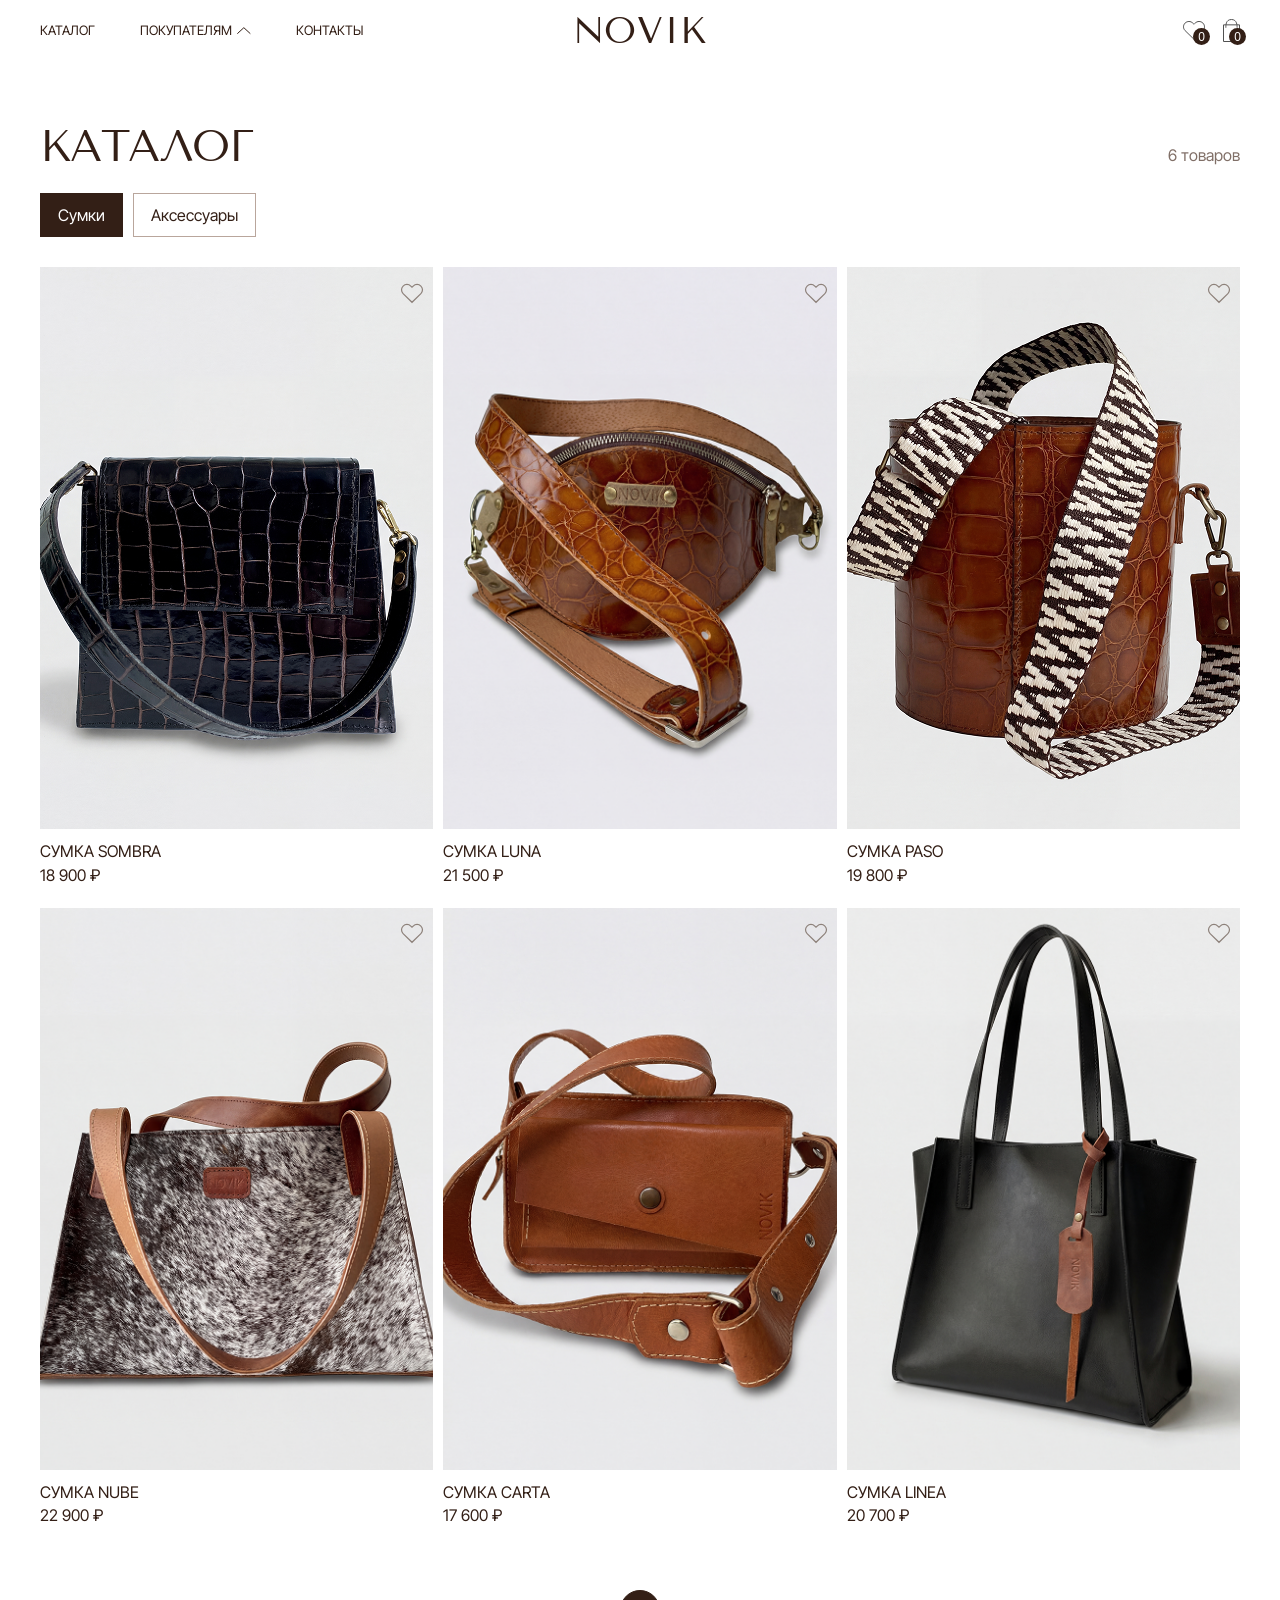
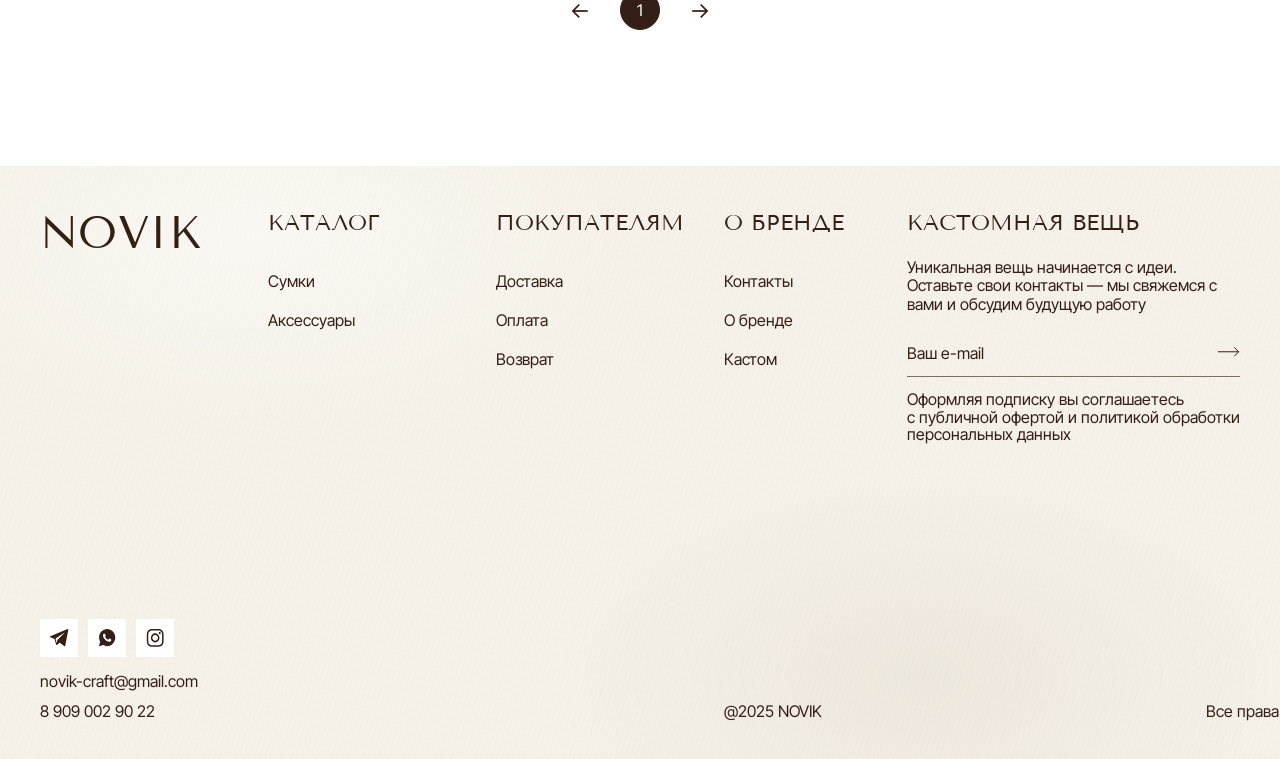
<file: catalog/index.html>
<!DOCTYPE html><html lang="ru" data-scope-varaaar6><head><meta charset="utf-8"><link rel="icon" href="../favicon.ico" type="image/x-icon"><meta name="viewport" content="width=device-width"><meta name="description" content="Каталог сумок NOVIK"><link rel="stylesheet" href="../fonts/fonts.css"><title>Каталог — NOVIK</title><style>.catalog-card[data-scope-nkvgaeeo]{min-width:0;position:relative}.catalog-card__link[data-scope-nkvgaeeo]{color:inherit;text-decoration:none;display:block}.catalog-card__link[data-scope-nkvgaeeo] img[data-scope-nkvgaeeo]{aspect-ratio:1;object-fit:cover;background:#f1f0f2;width:100%;height:562px;display:block}.catalog-card__details[data-scope-nkvgaeeo]{gap:7px;padding-top:14px;font:400 16px/1.05 Inter Tight,Arial,sans-serif;display:grid}.catalog-card__favorite[data-scope-nkvgaeeo]{color:#8d817a;cursor:pointer;background:0 0;border:0;place-items:center;width:32px;height:32px;padding:5px;display:grid;position:absolute;top:10px;right:5px}.catalog-card__favorite[data-scope-nkvgaeeo] svg[data-scope-nkvgaeeo]{width:22px;height:19px;overflow:visible}.catalog-card__favorite[data-scope-nkvgaeeo] path[data-scope-nkvgaeeo]{fill:#0000;stroke:currentColor;stroke-width:1.2px}.catalog-card__favorite[data-scope-nkvgaeeo][aria-pressed=true] path[data-scope-nkvgaeeo]{fill:currentColor}.catalog-card__favorite[data-scope-nkvgaeeo][aria-pressed=true]{color:#331f16}.catalog-card__favorite[data-scope-nkvgaeeo]:focus-visible,.catalog-card__link[data-scope-nkvgaeeo]:focus-visible{outline-offset:4px;outline:2px solid #331f16}@media (width>=768px) and (width<1200px){.catalog-card__link[data-scope-nkvgaeeo] img[data-scope-nkvgaeeo]{aspect-ratio:332/425;object-fit:cover;height:auto}}@media (width<768px){.catalog-card__link[data-scope-nkvgaeeo] img[data-scope-nkvgaeeo]{aspect-ratio:169/218;object-fit:cover;height:auto}.catalog-card__details[data-scope-nkvgaeeo]{gap:7px;padding-top:9px;font-size:14px;line-height:1.05}}
</style><link rel="stylesheet" href="../assets/FavoritesCartSidebar.cBLfcO94.css"><style>.header-actions[data-scope-imljrn4e]{align-items:center;gap:18px;display:flex}.header-actions[data-scope-imljrn4e] .icon-button[data-scope-imljrn4e]{color:inherit;cursor:pointer;background:0 0;border:0;justify-content:center;align-items:center;padding:0;display:inline-flex;position:relative}.header-favorite[data-scope-imljrn4e]{width:22px;height:19px}.header-cart[data-scope-imljrn4e]{width:17px;height:23px}.header-favorite[data-scope-imljrn4e] img[data-scope-imljrn4e]{width:22px}.header-cart[data-scope-imljrn4e] img[data-scope-imljrn4e]{width:17px;height:23px}.header-actions__icon[data-scope-imljrn4e]{filter:brightness(0)saturate();opacity:.68}.store-count[data-scope-imljrn4e]{color:#fff;text-align:center;background:#331f16;border-radius:50%;place-items:center;width:17px;height:17px;padding:0;font-size:12px;line-height:1;display:grid;position:absolute}.favorite-count[data-scope-imljrn4e]{bottom:-5px;right:-5px}.cart-count[data-scope-imljrn4e]{bottom:-3px;right:-6px}.catalog-header.menu-is-open .header-actions__icon[data-scope-imljrn4e]{filter:none;opacity:1}.catalog-header.menu-is-open .store-count[data-scope-imljrn4e]{color:#5b473e;background:#fff}@media (width<=767px){.header-actions[data-scope-imljrn4e]{gap:0}.header-favorite{display:none!important}}
</style><link rel="stylesheet" href="../assets/index.4ckkA9vr.css"></head><body data-scope-varaaar6><header class="catalog-header" id="top" data-scope-varaaar6><div class="catalog-header__inner" data-scope-varaaar6><button class="menu-toggle" type="button" aria-label="Открыть меню" aria-expanded="false" aria-controls="mobile-menu" data-scope-varaaar6><span data-scope-varaaar6></span><span data-scope-varaaar6></span><span data-scope-varaaar6></span></button><nav class="site-desktop-nav site-desktop-nav--page" aria-label="Основная навигация"><a href="../catalog/index.html">Каталог</a><div class="site-buyer-nav"><button class="site-buyer-toggle" type="button" aria-expanded="false" aria-controls="buyer-dropdown-page">Покупателям<svg class="site-buyer-arrow" width="14" height="8" viewBox="0 0 14 8" fill="none" aria-hidden="true"><path d="M13.3394 6.68042L6.83935 0.68042L0.339355 6.68042" stroke="currentColor"></path></svg></button><div class="site-buyer-dropdown" id="buyer-dropdown-page" aria-hidden="true"><a href="../delivery/index.html">Доставка</a><a href="../payment/index.html">Оплата</a><a href="../returns/index.html">Возврат</a></div></div><a href="../#contacts">Контакты</a></nav><a class="catalog-header__logo" href="../index.html" aria-label="NOVIK, на главную" data-scope-varaaar6>NOVIK</a><div class="catalog-header__actions header-actions" data-scope-imljrn4e><button class="icon-button header-favorite" type="button" data-sidebar-open="favorites" aria-label="Избранное" data-scope-imljrn4e><img class="header-actions__icon" src="../hero/favorite.svg" alt="" data-scope-imljrn4e><span class="store-count favorite-count" data-favorites-count aria-hidden="true" data-scope-imljrn4e>0</span></button><button class="icon-button header-cart" type="button" data-sidebar-open="cart" aria-label="Корзина, 0 товаров" data-scope-imljrn4e><img class="header-actions__icon" src="../hero/cart.svg" alt="" data-scope-imljrn4e><span class="store-count cart-count" data-store-count aria-hidden="true" data-scope-imljrn4e>0</span></button></div></div></header><aside class="mobile-menu" id="mobile-menu" data-mobile-menu data-root-selector=".catalog-header" aria-label="Меню сайта" aria-hidden="true" hidden><nav class="mobile-menu__content" aria-label="Мобильная навигация"><section class="mobile-menu__group mobile-menu__group--catalog"><h2>Каталог</h2><a href="../catalog/index.html?category=bags">Сумки</a><a href="../catalog/index.html?category=accessories">Аксессуары</a></section><section class="mobile-menu__group mobile-menu__group--buyers"><h2>Покупателям</h2><a href="../delivery/index.html">Доставка</a><a href="../payment/index.html">Оплата</a><a href="../returns/index.html">Возврат</a></section><section class="mobile-menu__group mobile-menu__group--about"><h2>О бренде</h2><a href="../#contacts">Контакты</a><a href="../#about">О бренде</a><a href="#custom">Кастом</a></section></nav><div class="mobile-menu__socials" aria-label="Социальные сети"><a href="../#telegram" aria-label="Telegram"><img src="../hero/tg.svg" alt=""></a><a href="../#whatsapp" aria-label="WhatsApp"><img src="../hero/wp.svg" alt=""></a><a href="../#instagram" aria-label="Instagram"><img src="../hero/ig.svg" alt=""></a></div></aside><main class="catalog-page" id="catalog" data-scope-varaaar6><div class="catalog-page__inner" data-scope-varaaar6><div class="catalog-page__heading" data-scope-varaaar6><h1 data-scope-varaaar6>КАТАЛОГ</h1><p data-catalog-count data-scope-varaaar6>6 товаров</p></div><nav class="catalog-switcher" aria-label="Раздел каталога" data-scope-varaaar6><a class="is-active" href="../catalog/index.html?category=bags" data-catalog-category="bags" data-scope-varaaar6>Сумки</a><a href="../catalog/index.html?category=accessories" data-catalog-category="accessories" data-scope-varaaar6>Аксессуары</a></nav><form class="catalog-filters" data-catalog-filters data-scope-varaaar6><label class="catalog-filter catalog-filter--search" data-scope-varaaar6><span data-scope-varaaar6>Поиск</span><input type="search" name="search" placeholder="Название товара" autocomplete="off" data-catalog-search data-scope-varaaar6></label><details class="catalog-filter-panel" data-scope-varaaar6><summary data-scope-varaaar6>Фильтры</summary><div class="catalog-filter-panel__body" data-scope-varaaar6><fieldset class="catalog-filter catalog-filter--colors" data-scope-varaaar6><legend data-scope-varaaar6>Цвет</legend><div data-catalog-colors data-scope-varaaar6><label class="catalog-filter-choice" data-scope-varaaar6><input type="checkbox" name="color" value="Коричневый" data-catalog-color data-scope-varaaar6> <span data-scope-varaaar6>Коричневый</span></label><label class="catalog-filter-choice" data-scope-varaaar6><input type="checkbox" name="color" value="Карамельный" data-catalog-color data-scope-varaaar6> <span data-scope-varaaar6>Карамельный</span></label><label class="catalog-filter-choice" data-scope-varaaar6><input type="checkbox" name="color" value="Тёмно-коричневый" data-catalog-color data-scope-varaaar6> <span data-scope-varaaar6>Тёмно-коричневый</span></label><label class="catalog-filter-choice" data-scope-varaaar6><input type="checkbox" name="color" value="Молочный" data-catalog-color data-scope-varaaar6> <span data-scope-varaaar6>Молочный</span></label><label class="catalog-filter-choice" data-scope-varaaar6><input type="checkbox" name="color" value="Терракотовый" data-catalog-color data-scope-varaaar6> <span data-scope-varaaar6>Терракотовый</span></label><label class="catalog-filter-choice" data-scope-varaaar6><input type="checkbox" name="color" value="Шоколадный" data-catalog-color data-scope-varaaar6> <span data-scope-varaaar6>Шоколадный</span></label></div></fieldset><fieldset class="catalog-filter catalog-filter--audience" data-scope-varaaar6><legend data-scope-varaaar6>Для кого</legend><label class="catalog-filter-choice" data-scope-varaaar6><input type="checkbox" name="audience" value="men" data-catalog-audience data-scope-varaaar6> <span data-scope-varaaar6>Мужские сумки</span></label></fieldset><fieldset class="catalog-filter catalog-filter--price" data-scope-varaaar6><legend data-scope-varaaar6>Цена, ₽</legend><div data-scope-varaaar6><label data-scope-varaaar6><span class="visually-hidden" data-scope-varaaar6>Минимальная цена</span><input type="number" name="min" min="0" placeholder="17600" data-catalog-min data-scope-varaaar6></label><label data-scope-varaaar6><span class="visually-hidden" data-scope-varaaar6>Максимальная цена</span><input type="number" name="max" min="0" placeholder="22900" data-catalog-max data-scope-varaaar6></label></div></fieldset><button class="catalog-filter-reset" type="reset" data-catalog-reset data-scope-varaaar6>СБРОСИТЬ</button></div></details></form><div class="catalog-page__grid" id="catalog-grid" data-scope-varaaar6><article class="catalog-card" data-catalog-card data-product-slug="sombra" data-product-name="SOMBRA" data-product-price="18900" data-product-color="Коричневый" data-product-catalog="bags" data-product-audience="women" data-scope-nkvgaeeo><a class="catalog-card__link" href="../catalog/sombra/index.html" aria-label="Открыть товар SOMBRA" data-scope-nkvgaeeo><img src="../catalog/rectangle-821.png" alt="SOMBRA на светлом фоне" loading="lazy" data-scope-nkvgaeeo><div class="catalog-card__details" data-scope-nkvgaeeo><span data-scope-nkvgaeeo>СУМКА SOMBRA</span><span data-scope-nkvgaeeo>18 900 ₽</span></div></a><button class="catalog-card__favorite" type="button" data-product-id="sombra" data-product-name="СУМКА SOMBRA" data-product-price="18900" data-product-image="../catalog/rectangle-821.png" data-product-alt="SOMBRA на светлом фоне" aria-label="Добавить SOMBRA в избранное" aria-pressed="false" data-scope-nkvgaeeo><svg viewBox="0 0 22 19" aria-hidden="true" data-scope-nkvgaeeo><path d="M12.191 2.063a5.45 5.45 0 0 1 7.716 0 5.3 5.3 0 0 1 0 7.521L11 18.3 2.093 9.584a5.3 5.3 0 0 1 0-7.521 5.45 5.45 0 0 1 7.716 0L11 3.229z" data-scope-nkvgaeeo></path></svg></button></article><article class="catalog-card" data-catalog-card data-product-slug="luna" data-product-name="LUNA" data-product-price="21500" data-product-color="Карамельный" data-product-catalog="bags" data-product-audience="women" data-scope-nkvgaeeo><a class="catalog-card__link" href="../catalog/luna/index.html" aria-label="Открыть товар LUNA" data-scope-nkvgaeeo><img src="../catalog/rectangle-673.png" alt="LUNA на светлом фоне" loading="lazy" data-scope-nkvgaeeo><div class="catalog-card__details" data-scope-nkvgaeeo><span data-scope-nkvgaeeo>СУМКА LUNA</span><span data-scope-nkvgaeeo>21 500 ₽</span></div></a><button class="catalog-card__favorite" type="button" data-product-id="luna" data-product-name="СУМКА LUNA" data-product-price="21500" data-product-image="../catalog/rectangle-673.png" data-product-alt="LUNA на светлом фоне" aria-label="Добавить LUNA в избранное" aria-pressed="false" data-scope-nkvgaeeo><svg viewBox="0 0 22 19" aria-hidden="true" data-scope-nkvgaeeo><path d="M12.191 2.063a5.45 5.45 0 0 1 7.716 0 5.3 5.3 0 0 1 0 7.521L11 18.3 2.093 9.584a5.3 5.3 0 0 1 0-7.521 5.45 5.45 0 0 1 7.716 0L11 3.229z" data-scope-nkvgaeeo></path></svg></button></article><article class="catalog-card" data-catalog-card data-product-slug="paso" data-product-name="PASO" data-product-price="19800" data-product-color="Тёмно-коричневый" data-product-catalog="bags" data-product-audience="women" data-scope-nkvgaeeo><a class="catalog-card__link" href="../catalog/paso/index.html" aria-label="Открыть товар PASO" data-scope-nkvgaeeo><img src="../catalog/rectangle-700.png" alt="PASO на светлом фоне" loading="lazy" data-scope-nkvgaeeo><div class="catalog-card__details" data-scope-nkvgaeeo><span data-scope-nkvgaeeo>СУМКА PASO</span><span data-scope-nkvgaeeo>19 800 ₽</span></div></a><button class="catalog-card__favorite" type="button" data-product-id="paso" data-product-name="СУМКА PASO" data-product-price="19800" data-product-image="../catalog/rectangle-700.png" data-product-alt="PASO на светлом фоне" aria-label="Добавить PASO в избранное" aria-pressed="false" data-scope-nkvgaeeo><svg viewBox="0 0 22 19" aria-hidden="true" data-scope-nkvgaeeo><path d="M12.191 2.063a5.45 5.45 0 0 1 7.716 0 5.3 5.3 0 0 1 0 7.521L11 18.3 2.093 9.584a5.3 5.3 0 0 1 0-7.521 5.45 5.45 0 0 1 7.716 0L11 3.229z" data-scope-nkvgaeeo></path></svg></button></article><article class="catalog-card" data-catalog-card data-product-slug="nube" data-product-name="NUBE" data-product-price="22900" data-product-color="Молочный" data-product-catalog="bags" data-product-audience="women" data-scope-nkvgaeeo><a class="catalog-card__link" href="../catalog/nube/index.html" aria-label="Открыть товар NUBE" data-scope-nkvgaeeo><img src="../catalog/rectangle-675.png" alt="NUBE на светлом фоне" loading="lazy" data-scope-nkvgaeeo><div class="catalog-card__details" data-scope-nkvgaeeo><span data-scope-nkvgaeeo>СУМКА NUBE</span><span data-scope-nkvgaeeo>22 900 ₽</span></div></a><button class="catalog-card__favorite" type="button" data-product-id="nube" data-product-name="СУМКА NUBE" data-product-price="22900" data-product-image="../catalog/rectangle-675.png" data-product-alt="NUBE на светлом фоне" aria-label="Добавить NUBE в избранное" aria-pressed="false" data-scope-nkvgaeeo><svg viewBox="0 0 22 19" aria-hidden="true" data-scope-nkvgaeeo><path d="M12.191 2.063a5.45 5.45 0 0 1 7.716 0 5.3 5.3 0 0 1 0 7.521L11 18.3 2.093 9.584a5.3 5.3 0 0 1 0-7.521 5.45 5.45 0 0 1 7.716 0L11 3.229z" data-scope-nkvgaeeo></path></svg></button></article><article class="catalog-card" data-catalog-card data-product-slug="carta" data-product-name="CARTA" data-product-price="17600" data-product-color="Терракотовый" data-product-catalog="bags" data-product-audience="women" data-scope-nkvgaeeo><a class="catalog-card__link" href="../catalog/carta/index.html" aria-label="Открыть товар CARTA" data-scope-nkvgaeeo><img src="../catalog/rectangle-702.png" alt="CARTA на светлом фоне" loading="lazy" data-scope-nkvgaeeo><div class="catalog-card__details" data-scope-nkvgaeeo><span data-scope-nkvgaeeo>СУМКА CARTA</span><span data-scope-nkvgaeeo>17 600 ₽</span></div></a><button class="catalog-card__favorite" type="button" data-product-id="carta" data-product-name="СУМКА CARTA" data-product-price="17600" data-product-image="../catalog/rectangle-702.png" data-product-alt="CARTA на светлом фоне" aria-label="Добавить CARTA в избранное" aria-pressed="false" data-scope-nkvgaeeo><svg viewBox="0 0 22 19" aria-hidden="true" data-scope-nkvgaeeo><path d="M12.191 2.063a5.45 5.45 0 0 1 7.716 0 5.3 5.3 0 0 1 0 7.521L11 18.3 2.093 9.584a5.3 5.3 0 0 1 0-7.521 5.45 5.45 0 0 1 7.716 0L11 3.229z" data-scope-nkvgaeeo></path></svg></button></article><article class="catalog-card" data-catalog-card data-product-slug="linea" data-product-name="LINEA" data-product-price="20700" data-product-color="Шоколадный" data-product-catalog="bags" data-product-audience="women" data-scope-nkvgaeeo><a class="catalog-card__link" href="../catalog/linea/index.html" aria-label="Открыть товар LINEA" data-scope-nkvgaeeo><img src="../catalog/rectangle-677.png" alt="LINEA на светлом фоне" loading="lazy" data-scope-nkvgaeeo><div class="catalog-card__details" data-scope-nkvgaeeo><span data-scope-nkvgaeeo>СУМКА LINEA</span><span data-scope-nkvgaeeo>20 700 ₽</span></div></a><button class="catalog-card__favorite" type="button" data-product-id="linea" data-product-name="СУМКА LINEA" data-product-price="20700" data-product-image="../catalog/rectangle-677.png" data-product-alt="LINEA на светлом фоне" aria-label="Добавить LINEA в избранное" aria-pressed="false" data-scope-nkvgaeeo><svg viewBox="0 0 22 19" aria-hidden="true" data-scope-nkvgaeeo><path d="M12.191 2.063a5.45 5.45 0 0 1 7.716 0 5.3 5.3 0 0 1 0 7.521L11 18.3 2.093 9.584a5.3 5.3 0 0 1 0-7.521 5.45 5.45 0 0 1 7.716 0L11 3.229z" data-scope-nkvgaeeo></path></svg></button></article></div><p class="catalog-no-results" data-catalog-no-results hidden data-scope-varaaar6>Товары не найдены</p><button class="catalog-load-more" type="button" data-catalog-load-more aria-controls="catalog-grid" hidden data-scope-varaaar6>ПОСМОТРЕТЬ ЕЩЁ</button><nav class="catalog-pagination" aria-label="Страницы каталога" data-catalog-pagination hidden data-scope-varaaar6><a class="catalog-pagination__arrow" href="../catalog/index.html?category=bags" aria-label="Предыдущая страница" data-catalog-prev data-scope-varaaar6>←</a><div class="catalog-pagination__numbers" data-catalog-pages data-scope-varaaar6><span class="is-current" aria-current="page" data-scope-varaaar6>1</span></div><a class="catalog-pagination__arrow" href="../catalog/index.html?category=bags" aria-label="Следующая страница" data-catalog-next data-scope-varaaar6>→</a></nav></div></main><aside class="store-sidebar" data-store-sidebar aria-hidden="true" hidden><button class="store-sidebar__backdrop" type="button" data-sidebar-close aria-label="Закрыть панель"></button><section class="store-sidebar__panel" role="dialog" aria-modal="true" aria-labelledby="sidebar-title" tabindex="-1"><div class="store-sidebar__header"><h2 id="sidebar-title" data-sidebar-title>ИЗБРАННОЕ</h2><button class="store-sidebar__close" type="button" data-sidebar-close aria-label="Закрыть панель">×</button></div><div class="store-sidebar__content"><p class="store-sidebar__empty" data-sidebar-empty>Здесь пока ничего нет</p><div class="store-sidebar__list" data-sidebar-list></div></div><div class="store-sidebar__total" data-sidebar-total hidden><span>ИТОГО</span><strong data-sidebar-total-value></strong><a class="store-sidebar__checkout" href="../checkout/index.html">К ОФОРМЛЕНИЮ</a></div></section></aside><footer class="site-footer" aria-label="Подвал сайта" data-scope-jo6i4kqk><div class="site-footer__inner" data-scope-jo6i4kqk><div class="site-footer__top" data-scope-jo6i4kqk><a class="site-footer__logo" href="#top" aria-label="NOVIK, на главную" data-scope-jo6i4kqk>NOVIK</a><div class="site-footer__socials" aria-label="Социальные сети" data-scope-jo6i4kqk><a href="#telegram" aria-label="Telegram" data-scope-jo6i4kqk><img src="../hero/tg.svg" alt="" data-scope-jo6i4kqk></a><a href="#whatsapp" aria-label="WhatsApp" data-scope-jo6i4kqk><img src="../hero/wp.svg" alt="" data-scope-jo6i4kqk></a><a href="#instagram" aria-label="Instagram" data-scope-jo6i4kqk><img src="../hero/ig.svg" alt="" data-scope-jo6i4kqk></a></div><address class="site-footer__contacts" id="contacts" data-scope-jo6i4kqk><a href="mailto:novik-craft@gmail.com" data-scope-jo6i4kqk>novik-craft@gmail.com</a><a href="tel:+79090029022" data-scope-jo6i4kqk>8 909 002 90 22</a></address><nav class="site-footer__nav site-footer__nav--catalog" aria-labelledby="footer-catalog-title" data-scope-jo6i4kqk><h2 id="footer-catalog-title" data-scope-jo6i4kqk>Каталог</h2><a href="../catalog/index.html?category=bags" data-scope-jo6i4kqk>Сумки</a><a href="../catalog/index.html?category=accessories" data-scope-jo6i4kqk>Аксессуары</a></nav><nav class="site-footer__nav site-footer__nav--buyers" aria-labelledby="footer-buyers-title" data-scope-jo6i4kqk><h2 id="footer-buyers-title" data-scope-jo6i4kqk>Покупателям</h2><a href="../delivery/index.html" data-scope-jo6i4kqk>Доставка</a><a href="../payment/index.html" data-scope-jo6i4kqk>Оплата</a><a href="../returns/index.html" data-scope-jo6i4kqk>Возврат</a></nav><nav class="site-footer__nav site-footer__nav--about" aria-labelledby="footer-about-title" data-scope-jo6i4kqk><h2 id="footer-about-title" data-scope-jo6i4kqk>О бренде</h2><a href="#contacts" data-scope-jo6i4kqk>Контакты</a><a href="#about" data-scope-jo6i4kqk>О бренде</a><a href="#custom" data-scope-jo6i4kqk>Кастом</a></nav><section class="site-footer__custom" id="custom" aria-labelledby="footer-custom-title" data-scope-jo6i4kqk><h2 id="footer-custom-title" data-scope-jo6i4kqk>Кастомная вещь</h2><p data-scope-jo6i4kqk>Уникальная вещь начинается с идеи.<br data-scope-jo6i4kqk>Оставьте свои контакты — мы свяжемся с вами и обсудим будущую работу<br data-scope-jo6i4kqk></p><form class="site-footer__form" id="footer-subscribe-form"  method="post" data-scope-jo6i4kqk><label class="visually-hidden" for="footer-email" data-scope-jo6i4kqk>Ваш e-mail</label><div class="site-footer__input-wrap" data-scope-jo6i4kqk><input id="footer-email" name="email" type="email" autocomplete="email" placeholder="Ваш e-mail" required aria-required="true" aria-describedby="footer-email-error" data-scope-jo6i4kqk><button type="submit" aria-label="Отправить email" data-scope-jo6i4kqk><img src="../hero/footer-arrow.svg" alt="" data-scope-jo6i4kqk></button></div><p class="site-footer__form-error" id="footer-email-error" role="alert" aria-live="polite" data-scope-jo6i4kqk></p><small data-scope-jo6i4kqk>Оформляя подписку вы соглашаетесь<br data-scope-jo6i4kqk>с публичной офертой и политикой обработки<br data-scope-jo6i4kqk>персональных данных<br data-scope-jo6i4kqk></small></form></section></div><div class="site-footer__bottom" data-scope-jo6i4kqk><span data-scope-jo6i4kqk>@2025 NOVIK</span><span data-scope-jo6i4kqk>Все права защищены</span></div></div></footer><div class="custom-request-modal" id="custom-request-modal" hidden aria-hidden="true" data-scope-jo6i4kqk><div class="custom-request-modal__backdrop" data-custom-modal-close data-scope-jo6i4kqk></div><section class="custom-request-modal__dialog" role="dialog" aria-modal="true" aria-labelledby="custom-request-modal-title" aria-describedby="custom-request-modal-description" tabindex="-1" data-scope-jo6i4kqk><button class="custom-request-modal__close" type="button" data-custom-modal-close aria-label="Закрыть окно" data-scope-jo6i4kqk>×</button><div class="custom-request-modal__check" aria-hidden="true" data-scope-jo6i4kqk><svg viewBox="0 0 76 76" focusable="false" data-scope-jo6i4kqk><circle cx="38" cy="38" r="31" data-scope-jo6i4kqk></circle><path d="M21 38 33 50 57 26" data-scope-jo6i4kqk></path></svg></div><h2 id="custom-request-modal-title" data-scope-jo6i4kqk>Спасибо!</h2><p id="custom-request-modal-description" data-scope-jo6i4kqk>Демонстрация: заявка не отправлена.</p></section></div><script>window.NOVIK_ROOT=new URL("../",document.baseURI).href; document.querySelectorAll('[data-product-image]').forEach(function(el){el.dataset.productImage=new URL(el.dataset.productImage,document.baseURI).href});</script><script>
(()=>{document.querySelectorAll(`.site-desktop-nav`).forEach(e=>{if(e.dataset.initialized===`true`)return;e.dataset.initialized=`true`;let t=Array.from(e.querySelectorAll(`.site-buyer-nav`)),n=Array.from(e.querySelectorAll(`.site-buyer-subnav`)),r=(e,t)=>{let n=e.querySelector(`.site-buyer-toggle`),r=e.querySelector(`.site-buyer-dropdown`);!n||!r||(e.classList.toggle(`is-open`,t),n.setAttribute(`aria-expanded`,String(t)),r.setAttribute(`aria-hidden`,String(!t)))},i=(e,t)=>{let n=e.querySelector(`.site-buyer-subtoggle`),r=e.querySelector(`.site-buyer-subdropdown`);!n||!r||(e.classList.toggle(`is-open`,t),n.setAttribute(`aria-expanded`,String(t)),r.setAttribute(`aria-hidden`,String(!t)))},a=()=>{n.forEach(e=>i(e,!1))},o=(e=!1)=>{a(),t.forEach(t=>{r(t,!1),e&&t.querySelector(`.site-buyer-toggle`)?.blur()})};t.forEach(e=>{let t=e.querySelector(`.site-buyer-toggle`);t&&t.addEventListener(`click`,()=>{let n=t.getAttribute(`aria-expanded`)!==`true`;o(),r(e,n)})}),n.forEach(e=>{e.addEventListener(`mouseenter`,()=>{n.forEach(t=>{t!==e&&i(t,!1)}),i(e,!0)}),e.addEventListener(`mouseleave`,()=>{e.contains(document.activeElement)||i(e,!1)}),e.addEventListener(`focusin`,()=>{n.forEach(t=>{t!==e&&i(t,!1)}),i(e,!0)}),e.addEventListener(`focusout`,t=>{let n=t.relatedTarget;(!n||!e.contains(n))&&i(e,!1)})}),document.addEventListener(`click`,t=>{if(!e.contains(t.target)){o();let t=document.activeElement;t&&e.contains(t)&&t.blur()}}),document.addEventListener(`keydown`,t=>{if(t.key===`Escape`){o(!0);let t=document.activeElement;t&&e.contains(t)&&t.blur()}})});
})();
</script><script>
(()=>{document.querySelectorAll(`[data-mobile-menu]`).forEach(e=>{if(e.dataset.initialized===`true`)return;e.dataset.initialized=`true`;let t=document.querySelector(`[aria-controls="${e.id}"]`),n=e.dataset.rootSelector,r=n?document.querySelector(n):null,i,a=n=>{if(!t)return;if(i!==void 0&&(window.clearTimeout(i),i=void 0),r?.classList.toggle(`menu-is-open`,n),t.setAttribute(`aria-expanded`,String(n)),t.setAttribute(`aria-label`,n?`Закрыть меню`:`Открыть меню`),e.setAttribute(`aria-hidden`,String(!n)),document.body.classList.toggle(`menu-lock`,n),n){e.hidden=!1,e.classList.remove(`is-open`),requestAnimationFrame(()=>{t.getAttribute(`aria-expanded`)===`true`&&e.classList.add(`is-open`)});return}e.classList.remove(`is-open`);let a=window.matchMedia(`(prefers-reduced-motion: reduce)`).matches;i=window.setTimeout(()=>{e.hidden=!0,i=void 0},a?0:420)};t?.addEventListener(`click`,()=>{a(t.getAttribute(`aria-expanded`)!==`true`)}),e.querySelectorAll(`a`).forEach(e=>{e.addEventListener(`click`,()=>a(!1))}),document.addEventListener(`keydown`,e=>{e.key===`Escape`&&t?.getAttribute(`aria-expanded`)===`true`&&a(!1)})});
})();
</script><script src="../assets/CatalogCard.e5NVN-3y.js"></script><script src="../assets/FavoritesCartSidebar.B6Jwl61F.js"></script><script>
(()=>{var e=document.querySelector(`#footer-subscribe-form`),t=document.querySelector(`#footer-email`),n=e?.querySelector(`button[type="submit"]`),r=document.querySelector(`#footer-email-error`),i=document.querySelector(`#custom-request-modal`),a=i?.querySelector(`.custom-request-modal__dialog`),o=i?.querySelectorAll(`[data-custom-modal-close]`),s,c=null;document.activeElement===t&&t?.blur();var l=()=>{if(!i||i.hidden)return;s!==void 0&&window.clearTimeout(s),s=void 0,i.classList.remove(`is-open`),i.setAttribute(`aria-hidden`,`true`);let e=window.matchMedia(`(prefers-reduced-motion: reduce)`).matches;window.setTimeout(()=>{i.classList.contains(`is-open`)||(i.hidden=!0)},e?0:240),(c??t)?.focus(),c=null};o?.forEach(e=>e.addEventListener(`click`,l)),a?.addEventListener(`keydown`,e=>{if(e.key===`Escape`){e.preventDefault(),l();return}if(e.key!==`Tab`)return;let t=Array.from(a.querySelectorAll(`button, [href], input, select, textarea, [tabindex]:not([tabindex="-1"])`)).filter(e=>!e.hasAttribute(`disabled`));if(t.length===0){e.preventDefault(),a.focus();return}let n=t[0],r=t[t.length-1];e.shiftKey&&document.activeElement===n?(e.preventDefault(),r.focus()):!e.shiftKey&&document.activeElement===r&&(e.preventDefault(),n.focus())}),e?.addEventListener(`submit`,async i=>{if(i.preventDefault(),!(!t||!n||!t.reportValidity())){n.disabled=!0,r?.replaceChildren();try{t.value=``,e.dispatchEvent(new CustomEvent(`custom-request:success`))}catch{r&&(r.textContent=`Не удалось отправить заявку. Попробуйте позже.`)}finally{n.disabled=!1}}}),t?.addEventListener(`input`,()=>r?.replaceChildren()),e?.addEventListener(`custom-request:success`,()=>{!i||!a||(s!==void 0&&window.clearTimeout(s),c=document.activeElement instanceof HTMLElement?document.activeElement:t,i.hidden=!1,i.setAttribute(`aria-hidden`,`false`),i.classList.remove(`is-open`),requestAnimationFrame(()=>i.classList.add(`is-open`)),o?.[1]?.focus(),s=window.setTimeout(l,3e3))});
})();
</script><script src="../assets/index.C_besotk.js"></script></body></html>
</file>
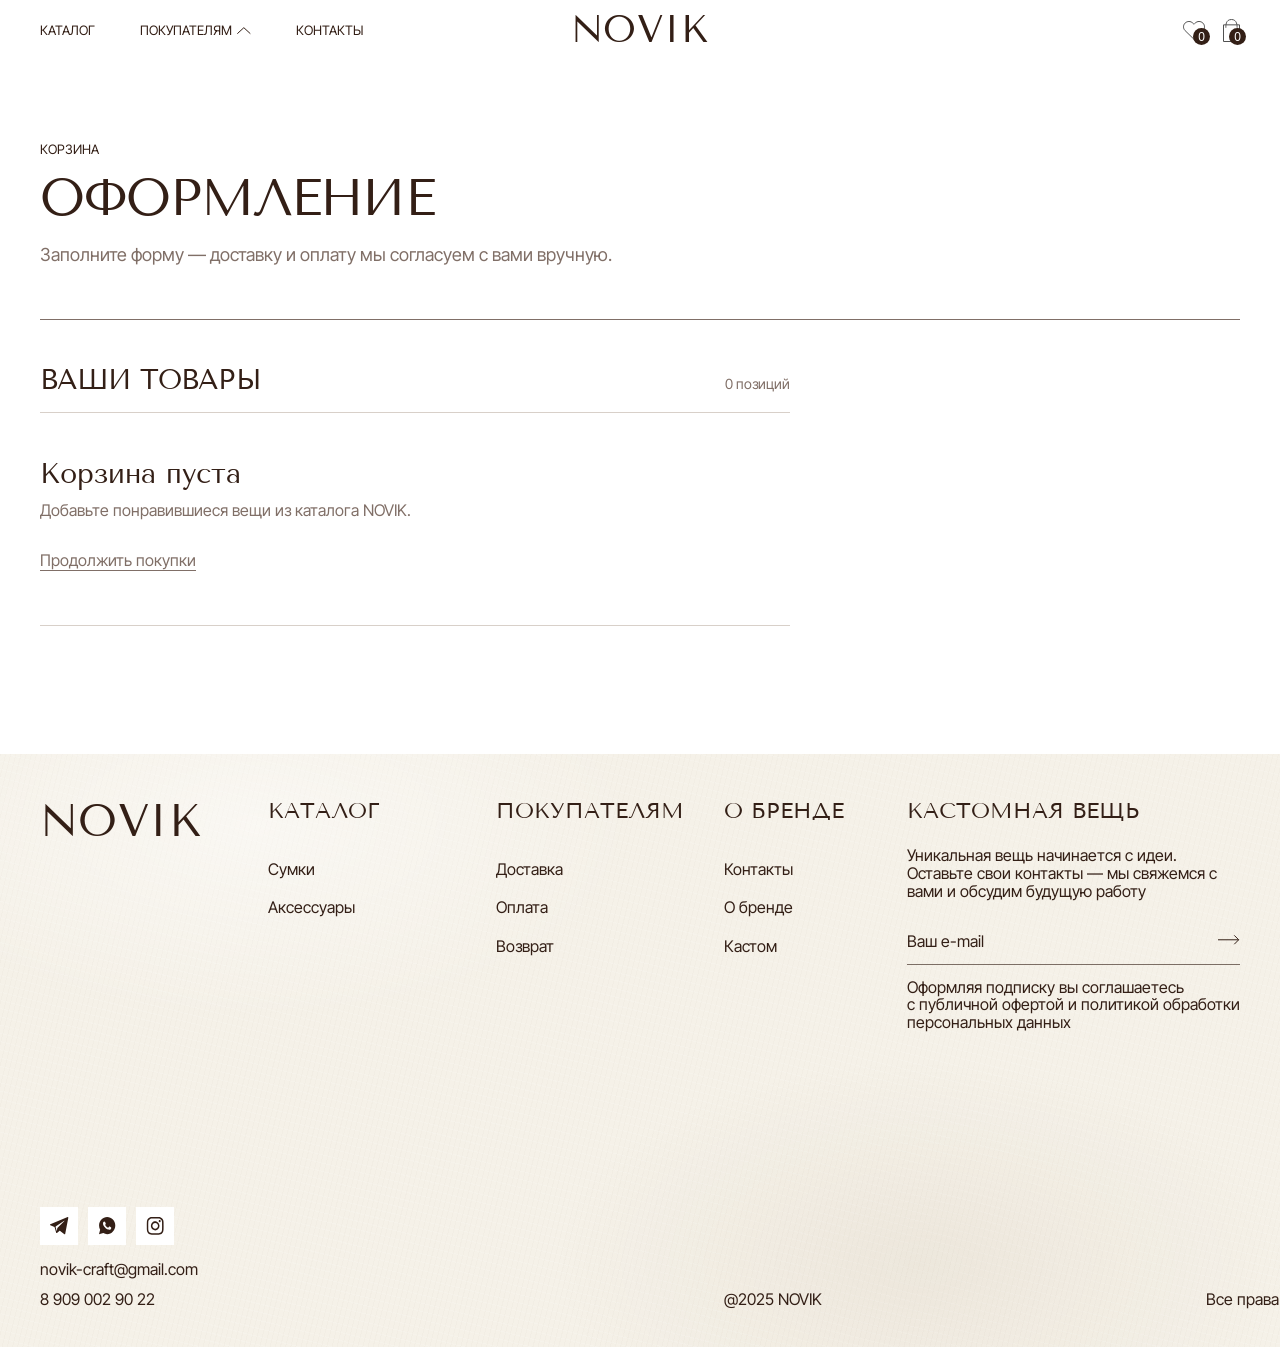
<file: checkout/index.html>
<!DOCTYPE html><html lang="ru" data-scope-twnaz4tf><head><meta charset="utf-8"><link rel="icon" href="../favicon.ico" type="image/x-icon"><meta name="viewport" content="width=device-width"><meta name="description" content="Корзина NOVIK"><link rel="stylesheet" href="../fonts/fonts.css"><title>Корзина — NOVIK</title><link rel="stylesheet" href="../assets/FavoritesCartSidebar.cBLfcO94.css"><style>.header-actions[data-scope-imljrn4e]{align-items:center;gap:18px;display:flex}.header-actions[data-scope-imljrn4e] .icon-button[data-scope-imljrn4e]{color:inherit;cursor:pointer;background:0 0;border:0;justify-content:center;align-items:center;padding:0;display:inline-flex;position:relative}.header-favorite[data-scope-imljrn4e]{width:22px;height:19px}.header-cart[data-scope-imljrn4e]{width:17px;height:23px}.header-favorite[data-scope-imljrn4e] img[data-scope-imljrn4e]{width:22px}.header-cart[data-scope-imljrn4e] img[data-scope-imljrn4e]{width:17px;height:23px}.header-actions__icon[data-scope-imljrn4e]{filter:brightness(0)saturate();opacity:.68}.store-count[data-scope-imljrn4e]{color:#fff;text-align:center;background:#331f16;border-radius:50%;place-items:center;width:17px;height:17px;padding:0;font-size:12px;line-height:1;display:grid;position:absolute}.favorite-count[data-scope-imljrn4e]{bottom:-5px;right:-5px}.cart-count[data-scope-imljrn4e]{bottom:-3px;right:-6px}.catalog-header.menu-is-open .header-actions__icon[data-scope-imljrn4e]{filter:none;opacity:1}.catalog-header.menu-is-open .store-count[data-scope-imljrn4e]{color:#5b473e;background:#fff}@media (width<=767px){.header-actions[data-scope-imljrn4e]{gap:0}.header-favorite{display:none!important}}
</style><link rel="stylesheet" href="../assets/checkout.SCDzHgx6.css"></head><body data-scope-twnaz4tf><header class="catalog-header" id="top" data-scope-twnaz4tf><div class="catalog-header__inner" data-scope-twnaz4tf><button class="menu-toggle" type="button" aria-label="Открыть меню" aria-expanded="false" aria-controls="mobile-menu" data-scope-twnaz4tf><span data-scope-twnaz4tf></span><span data-scope-twnaz4tf></span><span data-scope-twnaz4tf></span></button><nav class="site-desktop-nav site-desktop-nav--page" aria-label="Основная навигация"><a href="../catalog/index.html">Каталог</a><div class="site-buyer-nav"><button class="site-buyer-toggle" type="button" aria-expanded="false" aria-controls="buyer-dropdown-page">Покупателям<svg class="site-buyer-arrow" width="14" height="8" viewBox="0 0 14 8" fill="none" aria-hidden="true"><path d="M13.3394 6.68042L6.83935 0.68042L0.339355 6.68042" stroke="currentColor"></path></svg></button><div class="site-buyer-dropdown" id="buyer-dropdown-page" aria-hidden="true"><a href="../delivery/index.html">Доставка</a><a href="../payment/index.html">Оплата</a><a href="../returns/index.html">Возврат</a></div></div><a href="../#contacts">Контакты</a></nav><a class="catalog-header__logo" href="../index.html" aria-label="NOVIK, на главную" data-scope-twnaz4tf>NOVIK</a><div class="catalog-header__actions header-actions" data-scope-imljrn4e><button class="icon-button header-favorite" type="button" data-sidebar-open="favorites" aria-label="Избранное" data-scope-imljrn4e><img class="header-actions__icon" src="../hero/favorite.svg" alt="" data-scope-imljrn4e><span class="store-count favorite-count" data-favorites-count aria-hidden="true" data-scope-imljrn4e>0</span></button><button class="icon-button header-cart" type="button" data-sidebar-open="cart" aria-label="Корзина, 0 товаров" data-scope-imljrn4e><img class="header-actions__icon" src="../hero/cart.svg" alt="" data-scope-imljrn4e><span class="store-count cart-count" data-store-count aria-hidden="true" data-scope-imljrn4e>0</span></button></div></div></header><aside class="mobile-menu" id="mobile-menu" data-mobile-menu data-root-selector=".catalog-header" aria-label="Меню сайта" aria-hidden="true" hidden><nav class="mobile-menu__content" aria-label="Мобильная навигация"><section class="mobile-menu__group mobile-menu__group--catalog"><h2>Каталог</h2><a href="../catalog/index.html?category=bags">Сумки</a><a href="../catalog/index.html?category=accessories">Аксессуары</a></section><section class="mobile-menu__group mobile-menu__group--buyers"><h2>Покупателям</h2><a href="../delivery/index.html">Доставка</a><a href="../payment/index.html">Оплата</a><a href="../returns/index.html">Возврат</a></section><section class="mobile-menu__group mobile-menu__group--about"><h2>О бренде</h2><a href="../#contacts">Контакты</a><a href="../#about">О бренде</a><a href="#custom">Кастом</a></section></nav><div class="mobile-menu__socials" aria-label="Социальные сети"><a href="../#telegram" aria-label="Telegram"><img src="../hero/tg.svg" alt=""></a><a href="../#whatsapp" aria-label="WhatsApp"><img src="../hero/wp.svg" alt=""></a><a href="../#instagram" aria-label="Instagram"><img src="../hero/ig.svg" alt=""></a></div></aside><main class="checkout-page" data-scope-twnaz4tf><section class="checkout-content" aria-labelledby="checkout-title" data-scope-twnaz4tf><div class="checkout-heading" data-scope-twnaz4tf><p class="checkout-kicker" data-scope-twnaz4tf>КОРЗИНА</p><h1 id="checkout-title" data-scope-twnaz4tf>ОФОРМЛЕНИЕ</h1><p class="checkout-note" data-scope-twnaz4tf>Заполните форму — доставку и оплату мы согласуем с вами вручную.</p></div><div class="checkout-layout" data-scope-twnaz4tf><div class="checkout-primary" data-scope-twnaz4tf><section class="checkout-cart" aria-labelledby="checkout-cart-title" data-scope-twnaz4tf><div class="checkout-cart__heading" data-scope-twnaz4tf><h2 id="checkout-cart-title" data-scope-twnaz4tf>ВАШИ ТОВАРЫ</h2><span data-checkout-item-count data-scope-twnaz4tf>0 позиций</span></div><div class="checkout-list" data-checkout-list data-scope-twnaz4tf></div><div class="checkout-empty" data-checkout-empty data-scope-twnaz4tf><p class="checkout-empty__title" data-scope-twnaz4tf>Корзина пуста</p><p data-scope-twnaz4tf>Добавьте понравившиеся вещи из каталога NOVIK.</p><a class="checkout-back" href="../catalog/index.html" data-scope-twnaz4tf>Продолжить покупки</a></div></section><form class="checkout-form" data-checkout-form hidden data-scope-twnaz4tf><div class="checkout-form__heading" data-scope-twnaz4tf><h2 data-scope-twnaz4tf>ДАННЫЕ ДЛЯ ЗАКАЗА</h2><p data-scope-twnaz4tf>Оставьте контакты, чтобы мы подтвердили наличие, доставку и оплату.</p></div><div class="checkout-form__grid" data-scope-twnaz4tf><label class="checkout-field" data-scope-twnaz4tf><span data-scope-twnaz4tf>ФИО <b aria-hidden="true" data-scope-twnaz4tf>*</b></span><input name="fullName" type="text" autocomplete="name" required maxlength="120" aria-describedby="checkout-error-fullName" data-scope-twnaz4tf><small id="checkout-error-fullName" data-field-error="fullName" aria-live="polite" data-scope-twnaz4tf></small></label><label class="checkout-field" data-scope-twnaz4tf><span data-scope-twnaz4tf>Телефон <b aria-hidden="true" data-scope-twnaz4tf>*</b></span><input name="phone" type="tel" autocomplete="tel" required maxlength="30" aria-describedby="checkout-error-phone" data-scope-twnaz4tf><small id="checkout-error-phone" data-field-error="phone" aria-live="polite" data-scope-twnaz4tf></small></label><label class="checkout-field" data-scope-twnaz4tf><span data-scope-twnaz4tf>E-mail <b aria-hidden="true" data-scope-twnaz4tf>*</b></span><input name="email" type="email" autocomplete="email" required maxlength="254" aria-describedby="checkout-error-email" data-scope-twnaz4tf><small id="checkout-error-email" data-field-error="email" aria-live="polite" data-scope-twnaz4tf></small></label><label class="checkout-field" data-scope-twnaz4tf><span data-scope-twnaz4tf>Город <b aria-hidden="true" data-scope-twnaz4tf>*</b></span><input name="city" type="text" autocomplete="address-level2" required maxlength="120" aria-describedby="checkout-error-city" data-scope-twnaz4tf><small id="checkout-error-city" data-field-error="city" aria-live="polite" data-scope-twnaz4tf></small></label><label class="checkout-field" data-scope-twnaz4tf><span data-scope-twnaz4tf>Способ доставки <b aria-hidden="true" data-scope-twnaz4tf>*</b></span><select name="deliveryMethod" required aria-describedby="checkout-error-deliveryMethod" data-scope-twnaz4tf><option value="" data-scope-twnaz4tf>Выберите способ</option><option value="courier" data-scope-twnaz4tf>Курьер</option><option value="pickup" data-scope-twnaz4tf>Пункт выдачи</option></select><small id="checkout-error-deliveryMethod" data-field-error="deliveryMethod" aria-live="polite" data-scope-twnaz4tf></small></label><label class="checkout-field checkout-field--wide" data-scope-twnaz4tf><span data-scope-twnaz4tf>Адрес / пункт выдачи <b aria-hidden="true" data-scope-twnaz4tf>*</b></span><input name="deliveryAddress" type="text" autocomplete="street-address" required maxlength="500" aria-describedby="checkout-error-deliveryAddress" data-scope-twnaz4tf><small id="checkout-error-deliveryAddress" data-field-error="deliveryAddress" aria-live="polite" data-scope-twnaz4tf></small></label><label class="checkout-field checkout-field--wide" data-scope-twnaz4tf><span data-scope-twnaz4tf>Комментарий</span><textarea name="comment" rows="3" maxlength="2000" aria-describedby="checkout-error-comment" data-scope-twnaz4tf></textarea><small id="checkout-error-comment" data-field-error="comment" aria-live="polite" data-scope-twnaz4tf></small></label></div><label class="checkout-consent" data-scope-twnaz4tf><input name="consent" type="checkbox" required aria-describedby="checkout-error-consent" data-scope-twnaz4tf><span data-scope-twnaz4tf>Соглашаюсь на обработку персональных данных <b aria-hidden="true" data-scope-twnaz4tf>*</b></span></label><small class="checkout-form__error" data-field-error="consent" id="checkout-error-consent" aria-live="polite" data-scope-twnaz4tf></small><p class="checkout-form__status" data-checkout-form-status aria-live="polite" role="status" data-scope-twnaz4tf></p><button class="checkout-submit" type="submit" data-checkout-submit data-scope-twnaz4tf>ОТПРАВИТЬ ЗАКАЗ</button><p class="checkout-form__hint" data-scope-twnaz4tf>После заявки мы свяжемся с вами и вручную согласуем доставку и оплату.</p></form></div><aside class="checkout-summary" data-checkout-summary aria-labelledby="checkout-summary-title" hidden data-scope-twnaz4tf><p class="checkout-summary__eyebrow" data-scope-twnaz4tf>ВАША КОРЗИНА</p><h2 id="checkout-summary-title" data-scope-twnaz4tf>ИТОГО</h2><div class="checkout-summary__total" data-checkout-total data-scope-twnaz4tf><span data-scope-twnaz4tf>ТОВАРЫ</span><strong data-checkout-total-value data-scope-twnaz4tf></strong></div><p class="checkout-summary__status" data-scope-twnaz4tf>Стоимость доставки уточним после подтверждения.</p><a class="checkout-summary__catalog" href="../catalog/index.html" data-scope-twnaz4tf>Продолжить покупки</a></aside></div></section></main><aside class="store-sidebar" data-store-sidebar aria-hidden="true" hidden><button class="store-sidebar__backdrop" type="button" data-sidebar-close aria-label="Закрыть панель"></button><section class="store-sidebar__panel" role="dialog" aria-modal="true" aria-labelledby="sidebar-title" tabindex="-1"><div class="store-sidebar__header"><h2 id="sidebar-title" data-sidebar-title>ИЗБРАННОЕ</h2><button class="store-sidebar__close" type="button" data-sidebar-close aria-label="Закрыть панель">×</button></div><div class="store-sidebar__content"><p class="store-sidebar__empty" data-sidebar-empty>Здесь пока ничего нет</p><div class="store-sidebar__list" data-sidebar-list></div></div><div class="store-sidebar__total" data-sidebar-total hidden><span>ИТОГО</span><strong data-sidebar-total-value></strong><a class="store-sidebar__checkout" href="../checkout/index.html">К ОФОРМЛЕНИЮ</a></div></section></aside><footer class="site-footer" aria-label="Подвал сайта" data-scope-jo6i4kqk><div class="site-footer__inner" data-scope-jo6i4kqk><div class="site-footer__top" data-scope-jo6i4kqk><a class="site-footer__logo" href="#top" aria-label="NOVIK, на главную" data-scope-jo6i4kqk>NOVIK</a><div class="site-footer__socials" aria-label="Социальные сети" data-scope-jo6i4kqk><a href="#telegram" aria-label="Telegram" data-scope-jo6i4kqk><img src="../hero/tg.svg" alt="" data-scope-jo6i4kqk></a><a href="#whatsapp" aria-label="WhatsApp" data-scope-jo6i4kqk><img src="../hero/wp.svg" alt="" data-scope-jo6i4kqk></a><a href="#instagram" aria-label="Instagram" data-scope-jo6i4kqk><img src="../hero/ig.svg" alt="" data-scope-jo6i4kqk></a></div><address class="site-footer__contacts" id="contacts" data-scope-jo6i4kqk><a href="mailto:novik-craft@gmail.com" data-scope-jo6i4kqk>novik-craft@gmail.com</a><a href="tel:+79090029022" data-scope-jo6i4kqk>8 909 002 90 22</a></address><nav class="site-footer__nav site-footer__nav--catalog" aria-labelledby="footer-catalog-title" data-scope-jo6i4kqk><h2 id="footer-catalog-title" data-scope-jo6i4kqk>Каталог</h2><a href="../catalog/index.html?category=bags" data-scope-jo6i4kqk>Сумки</a><a href="../catalog/index.html?category=accessories" data-scope-jo6i4kqk>Аксессуары</a></nav><nav class="site-footer__nav site-footer__nav--buyers" aria-labelledby="footer-buyers-title" data-scope-jo6i4kqk><h2 id="footer-buyers-title" data-scope-jo6i4kqk>Покупателям</h2><a href="../delivery/index.html" data-scope-jo6i4kqk>Доставка</a><a href="../payment/index.html" data-scope-jo6i4kqk>Оплата</a><a href="../returns/index.html" data-scope-jo6i4kqk>Возврат</a></nav><nav class="site-footer__nav site-footer__nav--about" aria-labelledby="footer-about-title" data-scope-jo6i4kqk><h2 id="footer-about-title" data-scope-jo6i4kqk>О бренде</h2><a href="#contacts" data-scope-jo6i4kqk>Контакты</a><a href="#about" data-scope-jo6i4kqk>О бренде</a><a href="#custom" data-scope-jo6i4kqk>Кастом</a></nav><section class="site-footer__custom" id="custom" aria-labelledby="footer-custom-title" data-scope-jo6i4kqk><h2 id="footer-custom-title" data-scope-jo6i4kqk>Кастомная вещь</h2><p data-scope-jo6i4kqk>Уникальная вещь начинается с идеи.<br data-scope-jo6i4kqk>Оставьте свои контакты — мы свяжемся с вами и обсудим будущую работу<br data-scope-jo6i4kqk></p><form class="site-footer__form" id="footer-subscribe-form"  method="post" data-scope-jo6i4kqk><label class="visually-hidden" for="footer-email" data-scope-jo6i4kqk>Ваш e-mail</label><div class="site-footer__input-wrap" data-scope-jo6i4kqk><input id="footer-email" name="email" type="email" autocomplete="email" placeholder="Ваш e-mail" required aria-required="true" aria-describedby="footer-email-error" data-scope-jo6i4kqk><button type="submit" aria-label="Отправить email" data-scope-jo6i4kqk><img src="../hero/footer-arrow.svg" alt="" data-scope-jo6i4kqk></button></div><p class="site-footer__form-error" id="footer-email-error" role="alert" aria-live="polite" data-scope-jo6i4kqk></p><small data-scope-jo6i4kqk>Оформляя подписку вы соглашаетесь<br data-scope-jo6i4kqk>с публичной офертой и политикой обработки<br data-scope-jo6i4kqk>персональных данных<br data-scope-jo6i4kqk></small></form></section></div><div class="site-footer__bottom" data-scope-jo6i4kqk><span data-scope-jo6i4kqk>@2025 NOVIK</span><span data-scope-jo6i4kqk>Все права защищены</span></div></div></footer><div class="custom-request-modal" id="custom-request-modal" hidden aria-hidden="true" data-scope-jo6i4kqk><div class="custom-request-modal__backdrop" data-custom-modal-close data-scope-jo6i4kqk></div><section class="custom-request-modal__dialog" role="dialog" aria-modal="true" aria-labelledby="custom-request-modal-title" aria-describedby="custom-request-modal-description" tabindex="-1" data-scope-jo6i4kqk><button class="custom-request-modal__close" type="button" data-custom-modal-close aria-label="Закрыть окно" data-scope-jo6i4kqk>×</button><div class="custom-request-modal__check" aria-hidden="true" data-scope-jo6i4kqk><svg viewBox="0 0 76 76" focusable="false" data-scope-jo6i4kqk><circle cx="38" cy="38" r="31" data-scope-jo6i4kqk></circle><path d="M21 38 33 50 57 26" data-scope-jo6i4kqk></path></svg></div><h2 id="custom-request-modal-title" data-scope-jo6i4kqk>Спасибо!</h2><p id="custom-request-modal-description" data-scope-jo6i4kqk>Демонстрация: заявка не отправлена.</p></section></div><script>window.NOVIK_ROOT=new URL("../",document.baseURI).href; document.querySelectorAll('[data-product-image]').forEach(function(el){el.dataset.productImage=new URL(el.dataset.productImage,document.baseURI).href});</script><script>
(()=>{document.querySelectorAll(`.site-desktop-nav`).forEach(e=>{if(e.dataset.initialized===`true`)return;e.dataset.initialized=`true`;let t=Array.from(e.querySelectorAll(`.site-buyer-nav`)),n=Array.from(e.querySelectorAll(`.site-buyer-subnav`)),r=(e,t)=>{let n=e.querySelector(`.site-buyer-toggle`),r=e.querySelector(`.site-buyer-dropdown`);!n||!r||(e.classList.toggle(`is-open`,t),n.setAttribute(`aria-expanded`,String(t)),r.setAttribute(`aria-hidden`,String(!t)))},i=(e,t)=>{let n=e.querySelector(`.site-buyer-subtoggle`),r=e.querySelector(`.site-buyer-subdropdown`);!n||!r||(e.classList.toggle(`is-open`,t),n.setAttribute(`aria-expanded`,String(t)),r.setAttribute(`aria-hidden`,String(!t)))},a=()=>{n.forEach(e=>i(e,!1))},o=(e=!1)=>{a(),t.forEach(t=>{r(t,!1),e&&t.querySelector(`.site-buyer-toggle`)?.blur()})};t.forEach(e=>{let t=e.querySelector(`.site-buyer-toggle`);t&&t.addEventListener(`click`,()=>{let n=t.getAttribute(`aria-expanded`)!==`true`;o(),r(e,n)})}),n.forEach(e=>{e.addEventListener(`mouseenter`,()=>{n.forEach(t=>{t!==e&&i(t,!1)}),i(e,!0)}),e.addEventListener(`mouseleave`,()=>{e.contains(document.activeElement)||i(e,!1)}),e.addEventListener(`focusin`,()=>{n.forEach(t=>{t!==e&&i(t,!1)}),i(e,!0)}),e.addEventListener(`focusout`,t=>{let n=t.relatedTarget;(!n||!e.contains(n))&&i(e,!1)})}),document.addEventListener(`click`,t=>{if(!e.contains(t.target)){o();let t=document.activeElement;t&&e.contains(t)&&t.blur()}}),document.addEventListener(`keydown`,t=>{if(t.key===`Escape`){o(!0);let t=document.activeElement;t&&e.contains(t)&&t.blur()}})});
})();
</script><script>
(()=>{document.querySelectorAll(`[data-mobile-menu]`).forEach(e=>{if(e.dataset.initialized===`true`)return;e.dataset.initialized=`true`;let t=document.querySelector(`[aria-controls="${e.id}"]`),n=e.dataset.rootSelector,r=n?document.querySelector(n):null,i,a=n=>{if(!t)return;if(i!==void 0&&(window.clearTimeout(i),i=void 0),r?.classList.toggle(`menu-is-open`,n),t.setAttribute(`aria-expanded`,String(n)),t.setAttribute(`aria-label`,n?`Закрыть меню`:`Открыть меню`),e.setAttribute(`aria-hidden`,String(!n)),document.body.classList.toggle(`menu-lock`,n),n){e.hidden=!1,e.classList.remove(`is-open`),requestAnimationFrame(()=>{t.getAttribute(`aria-expanded`)===`true`&&e.classList.add(`is-open`)});return}e.classList.remove(`is-open`);let a=window.matchMedia(`(prefers-reduced-motion: reduce)`).matches;i=window.setTimeout(()=>{e.hidden=!0,i=void 0},a?0:420)};t?.addEventListener(`click`,()=>{a(t.getAttribute(`aria-expanded`)!==`true`)}),e.querySelectorAll(`a`).forEach(e=>{e.addEventListener(`click`,()=>a(!1))}),document.addEventListener(`keydown`,e=>{e.key===`Escape`&&t?.getAttribute(`aria-expanded`)===`true`&&a(!1)})});
})();
</script><script src="../assets/FavoritesCartSidebar.B6Jwl61F.js"></script><script>
(()=>{var e=document.querySelector(`#footer-subscribe-form`),t=document.querySelector(`#footer-email`),n=e?.querySelector(`button[type="submit"]`),r=document.querySelector(`#footer-email-error`),i=document.querySelector(`#custom-request-modal`),a=i?.querySelector(`.custom-request-modal__dialog`),o=i?.querySelectorAll(`[data-custom-modal-close]`),s,c=null;document.activeElement===t&&t?.blur();var l=()=>{if(!i||i.hidden)return;s!==void 0&&window.clearTimeout(s),s=void 0,i.classList.remove(`is-open`),i.setAttribute(`aria-hidden`,`true`);let e=window.matchMedia(`(prefers-reduced-motion: reduce)`).matches;window.setTimeout(()=>{i.classList.contains(`is-open`)||(i.hidden=!0)},e?0:240),(c??t)?.focus(),c=null};o?.forEach(e=>e.addEventListener(`click`,l)),a?.addEventListener(`keydown`,e=>{if(e.key===`Escape`){e.preventDefault(),l();return}if(e.key!==`Tab`)return;let t=Array.from(a.querySelectorAll(`button, [href], input, select, textarea, [tabindex]:not([tabindex="-1"])`)).filter(e=>!e.hasAttribute(`disabled`));if(t.length===0){e.preventDefault(),a.focus();return}let n=t[0],r=t[t.length-1];e.shiftKey&&document.activeElement===n?(e.preventDefault(),r.focus()):!e.shiftKey&&document.activeElement===r&&(e.preventDefault(),n.focus())}),e?.addEventListener(`submit`,async i=>{if(i.preventDefault(),!(!t||!n||!t.reportValidity())){n.disabled=!0,r?.replaceChildren();try{t.value=``,e.dispatchEvent(new CustomEvent(`custom-request:success`))}catch{r&&(r.textContent=`Не удалось отправить заявку. Попробуйте позже.`)}finally{n.disabled=!1}}}),t?.addEventListener(`input`,()=>r?.replaceChildren()),e?.addEventListener(`custom-request:success`,()=>{!i||!a||(s!==void 0&&window.clearTimeout(s),c=document.activeElement instanceof HTMLElement?document.activeElement:t,i.hidden=!1,i.setAttribute(`aria-hidden`,`false`),i.classList.remove(`is-open`),requestAnimationFrame(()=>i.classList.add(`is-open`)),o?.[1]?.focus(),s=window.setTimeout(l,3e3))});
})();
</script><script src="../assets/checkout.BPXMMES2.js"></script></body></html>
</file>
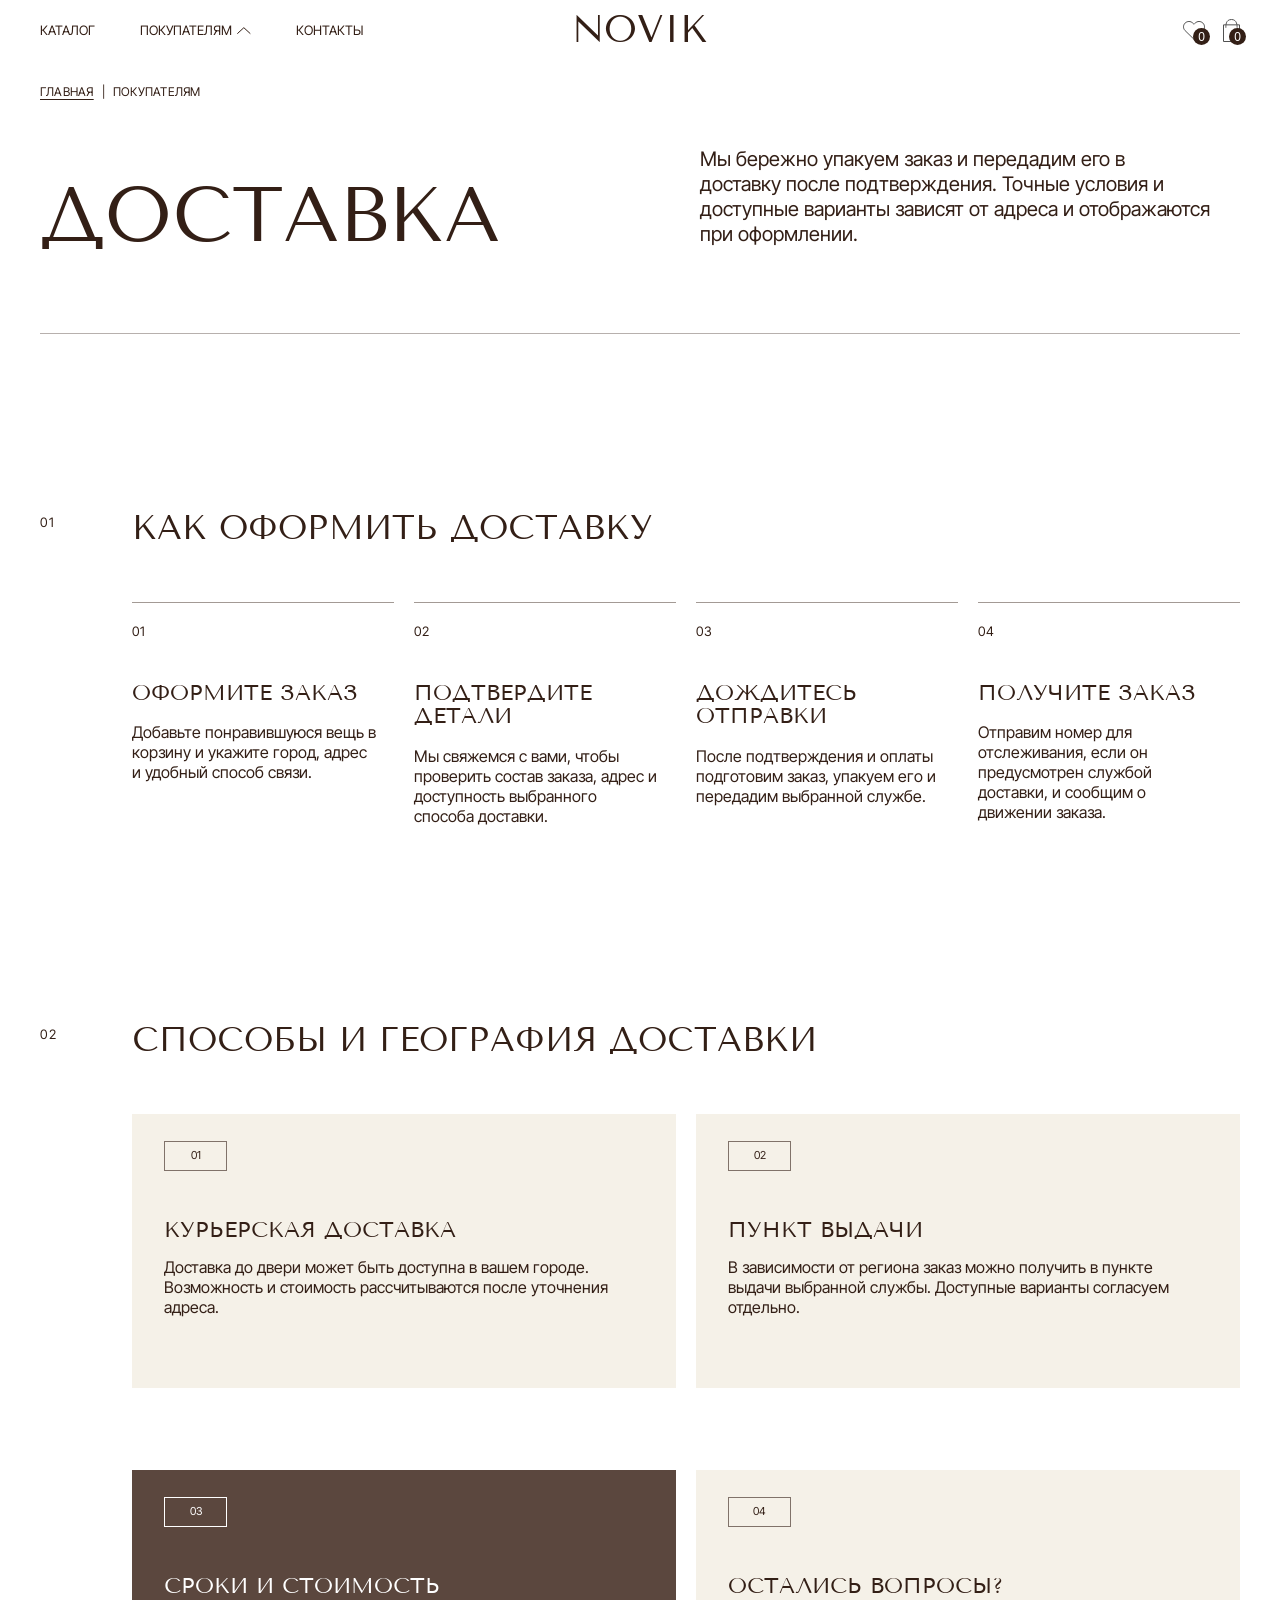
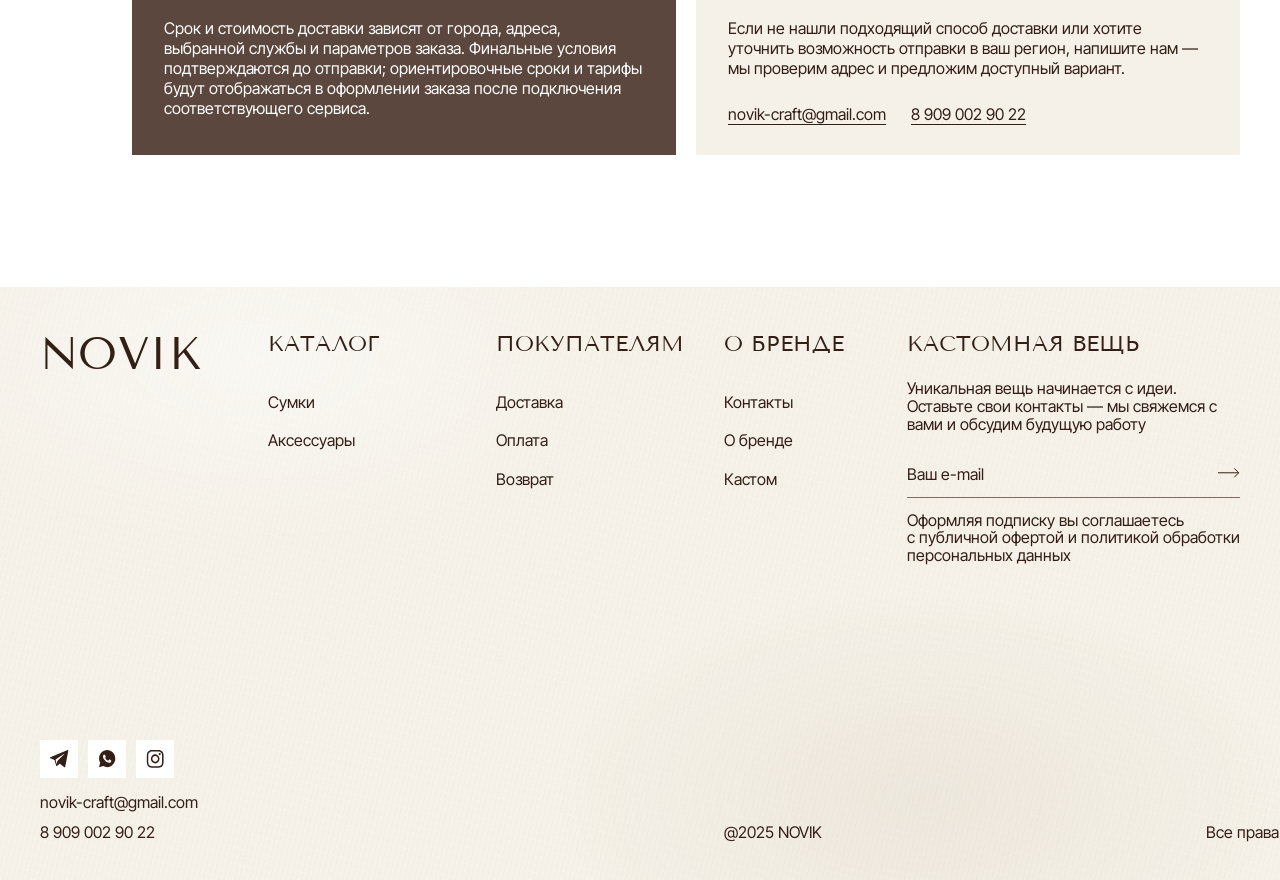
<file: delivery/index.html>
<!DOCTYPE html><html lang="ru" data-scope-zhetesrt><head><meta charset="utf-8"><link rel="icon" href="../favicon.ico" type="image/x-icon"><meta name="viewport" content="width=device-width"><meta name="description" content="Мы бережно упакуем заказ и передадим его в доставку после подтверждения. Точные условия и доступные варианты зависят от адреса и отображаются при оформлении."><link rel="stylesheet" href="../fonts/fonts.css"><title>Доставка — NOVIK</title><link rel="stylesheet" href="../assets/FavoritesCartSidebar.cBLfcO94.css"><style>.header-actions[data-scope-imljrn4e]{align-items:center;gap:18px;display:flex}.header-actions[data-scope-imljrn4e] .icon-button[data-scope-imljrn4e]{color:inherit;cursor:pointer;background:0 0;border:0;justify-content:center;align-items:center;padding:0;display:inline-flex;position:relative}.header-favorite[data-scope-imljrn4e]{width:22px;height:19px}.header-cart[data-scope-imljrn4e]{width:17px;height:23px}.header-favorite[data-scope-imljrn4e] img[data-scope-imljrn4e]{width:22px}.header-cart[data-scope-imljrn4e] img[data-scope-imljrn4e]{width:17px;height:23px}.header-actions__icon[data-scope-imljrn4e]{filter:brightness(0)saturate();opacity:.68}.store-count[data-scope-imljrn4e]{color:#fff;text-align:center;background:#331f16;border-radius:50%;place-items:center;width:17px;height:17px;padding:0;font-size:12px;line-height:1;display:grid;position:absolute}.favorite-count[data-scope-imljrn4e]{bottom:-5px;right:-5px}.cart-count[data-scope-imljrn4e]{bottom:-3px;right:-6px}.catalog-header.menu-is-open .header-actions__icon[data-scope-imljrn4e]{filter:none;opacity:1}.catalog-header.menu-is-open .store-count[data-scope-imljrn4e]{color:#5b473e;background:#fff}@media (width<=767px){.header-actions[data-scope-imljrn4e]{gap:0}.header-favorite{display:none!important}}
.breadcrumbs[data-scope-vx4iavld]{color:#331f16;letter-spacing:.02em;flex-wrap:wrap;gap:8px;font-size:12px;line-height:1.2;display:flex}.breadcrumbs[data-scope-vx4iavld] a[data-scope-vx4iavld]{color:inherit;text-underline-offset:3px;text-decoration:underline}@media (width<=767px){.breadcrumbs[data-scope-vx4iavld]{font-size:11px}}
</style><link rel="stylesheet" href="../assets/delivery.DPErDmxY.css"></head><body data-scope-zhetesrt><header class="catalog-header" id="top" data-scope-zhetesrt><div class="catalog-header__inner" data-scope-zhetesrt><button class="menu-toggle" type="button" aria-label="Открыть меню" aria-expanded="false" aria-controls="mobile-menu" data-scope-zhetesrt><span data-scope-zhetesrt></span><span data-scope-zhetesrt></span><span data-scope-zhetesrt></span></button><nav class="site-desktop-nav site-desktop-nav--page" aria-label="Основная навигация"><a href="../catalog/index.html">Каталог</a><div class="site-buyer-nav"><button class="site-buyer-toggle" type="button" aria-expanded="false" aria-controls="buyer-dropdown-page">Покупателям<svg class="site-buyer-arrow" width="14" height="8" viewBox="0 0 14 8" fill="none" aria-hidden="true"><path d="M13.3394 6.68042L6.83935 0.68042L0.339355 6.68042" stroke="currentColor"></path></svg></button><div class="site-buyer-dropdown" id="buyer-dropdown-page" aria-hidden="true"><a href="../delivery/index.html">Доставка</a><a href="../payment/index.html">Оплата</a><a href="../returns/index.html">Возврат</a></div></div><a href="../#contacts">Контакты</a></nav><a class="catalog-header__logo" href="../index.html" aria-label="NOVIK, на главную" data-scope-zhetesrt>NOVIK</a><div class="catalog-header__actions header-actions" data-scope-imljrn4e><button class="icon-button header-favorite" type="button" data-sidebar-open="favorites" aria-label="Избранное" data-scope-imljrn4e><img class="header-actions__icon" src="../hero/favorite.svg" alt="" data-scope-imljrn4e><span class="store-count favorite-count" data-favorites-count aria-hidden="true" data-scope-imljrn4e>0</span></button><button class="icon-button header-cart" type="button" data-sidebar-open="cart" aria-label="Корзина, 0 товаров" data-scope-imljrn4e><img class="header-actions__icon" src="../hero/cart.svg" alt="" data-scope-imljrn4e><span class="store-count cart-count" data-store-count aria-hidden="true" data-scope-imljrn4e>0</span></button></div></div></header><aside class="mobile-menu" id="mobile-menu" data-mobile-menu data-root-selector=".catalog-header" aria-label="Меню сайта" aria-hidden="true" hidden><nav class="mobile-menu__content" aria-label="Мобильная навигация"><section class="mobile-menu__group mobile-menu__group--catalog"><h2>Каталог</h2><a href="../catalog/index.html?category=bags">Сумки</a><a href="../catalog/index.html?category=accessories">Аксессуары</a></section><section class="mobile-menu__group mobile-menu__group--buyers"><h2>Покупателям</h2><a href="../delivery/index.html">Доставка</a><a href="../payment/index.html">Оплата</a><a href="../returns/index.html">Возврат</a></section><section class="mobile-menu__group mobile-menu__group--about"><h2>О бренде</h2><a href="../#contacts">Контакты</a><a href="../#about">О бренде</a><a href="#custom">Кастом</a></section></nav><div class="mobile-menu__socials" aria-label="Социальные сети"><a href="../#telegram" aria-label="Telegram"><img src="../hero/tg.svg" alt=""></a><a href="../#whatsapp" aria-label="WhatsApp"><img src="../hero/wp.svg" alt=""></a><a href="../#instagram" aria-label="Instagram"><img src="../hero/ig.svg" alt=""></a></div></aside><main class="delivery-page" data-scope-zhetesrt><div class="delivery-page__inner" data-scope-zhetesrt><section class="delivery-intro" aria-labelledby="delivery-title" data-scope-zhetesrt><nav class="breadcrumbs" aria-label="Хлебные крошки" data-scope-vx4iavld><a href="../index.html" data-scope-vx4iavld>ГЛАВНАЯ</a><span aria-hidden="true" data-scope-vx4iavld>|</span><span aria-current="page" data-scope-vx4iavld>ПОКУПАТЕЛЯМ</span></nav><h1 id="delivery-title" data-scope-zhetesrt>Доставка</h1><p class="delivery-intro__text" data-scope-zhetesrt>Мы бережно упакуем заказ и передадим его в доставку после подтверждения. Точные условия и доступные варианты зависят от адреса и отображаются при оформлении.</p></section><section class="delivery-process" aria-labelledby="delivery-process-title" data-scope-zhetesrt><div class="delivery-section-heading" data-scope-zhetesrt><p class="delivery-eyebrow" data-scope-zhetesrt>01</p><h2 id="delivery-process-title" data-scope-zhetesrt>Как оформить доставку</h2></div><ol class="delivery-steps" data-scope-zhetesrt><li class="delivery-step" data-scope-zhetesrt><span class="delivery-step__number" aria-hidden="true" data-scope-zhetesrt>01</span><div data-scope-zhetesrt><h3 data-scope-zhetesrt>Оформите заказ</h3><p data-scope-zhetesrt>Добавьте понравившуюся вещь в корзину и укажите город, адрес и удобный способ связи.</p></div></li><li class="delivery-step" data-scope-zhetesrt><span class="delivery-step__number" aria-hidden="true" data-scope-zhetesrt>02</span><div data-scope-zhetesrt><h3 data-scope-zhetesrt>Подтвердите детали</h3><p data-scope-zhetesrt>Мы свяжемся с вами, чтобы проверить состав заказа, адрес и доступность выбранного способа доставки.</p></div></li><li class="delivery-step" data-scope-zhetesrt><span class="delivery-step__number" aria-hidden="true" data-scope-zhetesrt>03</span><div data-scope-zhetesrt><h3 data-scope-zhetesrt>Дождитесь отправки</h3><p data-scope-zhetesrt>После подтверждения и оплаты подготовим заказ, упакуем его и передадим выбранной службе.</p></div></li><li class="delivery-step" data-scope-zhetesrt><span class="delivery-step__number" aria-hidden="true" data-scope-zhetesrt>04</span><div data-scope-zhetesrt><h3 data-scope-zhetesrt>Получите заказ</h3><p data-scope-zhetesrt>Отправим номер для отслеживания, если он предусмотрен службой доставки, и сообщим о движении заказа.</p></div></li></ol></section><section class="delivery-methods" aria-labelledby="delivery-methods-title" data-scope-zhetesrt><div class="delivery-section-heading" data-scope-zhetesrt><p class="delivery-eyebrow" data-scope-zhetesrt>02</p><h2 id="delivery-methods-title" data-scope-zhetesrt>Способы и география доставки</h2></div><div class="delivery-methods__grid" data-scope-zhetesrt><article class="delivery-method" data-scope-zhetesrt><span class="delivery-method__mark" aria-hidden="true" data-scope-zhetesrt>01</span><h3 data-scope-zhetesrt>Курьерская доставка</h3><p data-scope-zhetesrt>Доставка до двери может быть доступна в вашем городе. Возможность и стоимость рассчитываются после уточнения адреса.</p></article><article class="delivery-method" data-scope-zhetesrt><span class="delivery-method__mark" aria-hidden="true" data-scope-zhetesrt>02</span><h3 data-scope-zhetesrt>Пункт выдачи</h3><p data-scope-zhetesrt>В зависимости от региона заказ можно получить в пункте выдачи выбранной службы. Доступные варианты согласуем отдельно.</p></article></div></section><section class="delivery-notes" aria-labelledby="delivery-terms-title" data-scope-zhetesrt><article class="delivery-note delivery-note--terms" data-scope-zhetesrt><span class="delivery-method__mark delivery-note__number" aria-hidden="true" data-scope-zhetesrt>03</span><h2 id="delivery-terms-title" data-scope-zhetesrt>Сроки и стоимость</h2><p data-scope-zhetesrt>Срок и стоимость доставки зависят от города, адреса, выбранной службы и параметров заказа. Финальные условия подтверждаются до отправки; ориентировочные сроки и тарифы будут отображаться в оформлении заказа после подключения соответствующего сервиса.</p></article><article class="delivery-note delivery-note--contact" aria-labelledby="delivery-contact-title" data-scope-zhetesrt><span class="delivery-method__mark delivery-note__number" aria-hidden="true" data-scope-zhetesrt>04</span><h2 id="delivery-contact-title" data-scope-zhetesrt>Остались вопросы?</h2><p data-scope-zhetesrt>Если не нашли подходящий способ доставки или хотите уточнить возможность отправки в ваш регион, напишите нам — мы проверим адрес и предложим доступный вариант.</p><div class="delivery-contact-links" data-scope-zhetesrt><a href="mailto:novik-craft@gmail.com" data-scope-zhetesrt>novik-craft@gmail.com</a><a href="tel:+79090029022" data-scope-zhetesrt>8 909 002 90 22</a></div></article></section></div></main><aside class="store-sidebar" data-store-sidebar aria-hidden="true" hidden><button class="store-sidebar__backdrop" type="button" data-sidebar-close aria-label="Закрыть панель"></button><section class="store-sidebar__panel" role="dialog" aria-modal="true" aria-labelledby="sidebar-title" tabindex="-1"><div class="store-sidebar__header"><h2 id="sidebar-title" data-sidebar-title>ИЗБРАННОЕ</h2><button class="store-sidebar__close" type="button" data-sidebar-close aria-label="Закрыть панель">×</button></div><div class="store-sidebar__content"><p class="store-sidebar__empty" data-sidebar-empty>Здесь пока ничего нет</p><div class="store-sidebar__list" data-sidebar-list></div></div><div class="store-sidebar__total" data-sidebar-total hidden><span>ИТОГО</span><strong data-sidebar-total-value></strong><a class="store-sidebar__checkout" href="../checkout/index.html">К ОФОРМЛЕНИЮ</a></div></section></aside><footer class="site-footer" aria-label="Подвал сайта" data-scope-jo6i4kqk><div class="site-footer__inner" data-scope-jo6i4kqk><div class="site-footer__top" data-scope-jo6i4kqk><a class="site-footer__logo" href="#top" aria-label="NOVIK, на главную" data-scope-jo6i4kqk>NOVIK</a><div class="site-footer__socials" aria-label="Социальные сети" data-scope-jo6i4kqk><a href="#telegram" aria-label="Telegram" data-scope-jo6i4kqk><img src="../hero/tg.svg" alt="" data-scope-jo6i4kqk></a><a href="#whatsapp" aria-label="WhatsApp" data-scope-jo6i4kqk><img src="../hero/wp.svg" alt="" data-scope-jo6i4kqk></a><a href="#instagram" aria-label="Instagram" data-scope-jo6i4kqk><img src="../hero/ig.svg" alt="" data-scope-jo6i4kqk></a></div><address class="site-footer__contacts" id="contacts" data-scope-jo6i4kqk><a href="mailto:novik-craft@gmail.com" data-scope-jo6i4kqk>novik-craft@gmail.com</a><a href="tel:+79090029022" data-scope-jo6i4kqk>8 909 002 90 22</a></address><nav class="site-footer__nav site-footer__nav--catalog" aria-labelledby="footer-catalog-title" data-scope-jo6i4kqk><h2 id="footer-catalog-title" data-scope-jo6i4kqk>Каталог</h2><a href="../catalog/index.html?category=bags" data-scope-jo6i4kqk>Сумки</a><a href="../catalog/index.html?category=accessories" data-scope-jo6i4kqk>Аксессуары</a></nav><nav class="site-footer__nav site-footer__nav--buyers" aria-labelledby="footer-buyers-title" data-scope-jo6i4kqk><h2 id="footer-buyers-title" data-scope-jo6i4kqk>Покупателям</h2><a href="../delivery/index.html" data-scope-jo6i4kqk>Доставка</a><a href="../payment/index.html" data-scope-jo6i4kqk>Оплата</a><a href="../returns/index.html" data-scope-jo6i4kqk>Возврат</a></nav><nav class="site-footer__nav site-footer__nav--about" aria-labelledby="footer-about-title" data-scope-jo6i4kqk><h2 id="footer-about-title" data-scope-jo6i4kqk>О бренде</h2><a href="#contacts" data-scope-jo6i4kqk>Контакты</a><a href="#about" data-scope-jo6i4kqk>О бренде</a><a href="#custom" data-scope-jo6i4kqk>Кастом</a></nav><section class="site-footer__custom" id="custom" aria-labelledby="footer-custom-title" data-scope-jo6i4kqk><h2 id="footer-custom-title" data-scope-jo6i4kqk>Кастомная вещь</h2><p data-scope-jo6i4kqk>Уникальная вещь начинается с идеи.<br data-scope-jo6i4kqk>Оставьте свои контакты — мы свяжемся с вами и обсудим будущую работу<br data-scope-jo6i4kqk></p><form class="site-footer__form" id="footer-subscribe-form"  method="post" data-scope-jo6i4kqk><label class="visually-hidden" for="footer-email" data-scope-jo6i4kqk>Ваш e-mail</label><div class="site-footer__input-wrap" data-scope-jo6i4kqk><input id="footer-email" name="email" type="email" autocomplete="email" placeholder="Ваш e-mail" required aria-required="true" aria-describedby="footer-email-error" data-scope-jo6i4kqk><button type="submit" aria-label="Отправить email" data-scope-jo6i4kqk><img src="../hero/footer-arrow.svg" alt="" data-scope-jo6i4kqk></button></div><p class="site-footer__form-error" id="footer-email-error" role="alert" aria-live="polite" data-scope-jo6i4kqk></p><small data-scope-jo6i4kqk>Оформляя подписку вы соглашаетесь<br data-scope-jo6i4kqk>с публичной офертой и политикой обработки<br data-scope-jo6i4kqk>персональных данных<br data-scope-jo6i4kqk></small></form></section></div><div class="site-footer__bottom" data-scope-jo6i4kqk><span data-scope-jo6i4kqk>@2025 NOVIK</span><span data-scope-jo6i4kqk>Все права защищены</span></div></div></footer><div class="custom-request-modal" id="custom-request-modal" hidden aria-hidden="true" data-scope-jo6i4kqk><div class="custom-request-modal__backdrop" data-custom-modal-close data-scope-jo6i4kqk></div><section class="custom-request-modal__dialog" role="dialog" aria-modal="true" aria-labelledby="custom-request-modal-title" aria-describedby="custom-request-modal-description" tabindex="-1" data-scope-jo6i4kqk><button class="custom-request-modal__close" type="button" data-custom-modal-close aria-label="Закрыть окно" data-scope-jo6i4kqk>×</button><div class="custom-request-modal__check" aria-hidden="true" data-scope-jo6i4kqk><svg viewBox="0 0 76 76" focusable="false" data-scope-jo6i4kqk><circle cx="38" cy="38" r="31" data-scope-jo6i4kqk></circle><path d="M21 38 33 50 57 26" data-scope-jo6i4kqk></path></svg></div><h2 id="custom-request-modal-title" data-scope-jo6i4kqk>Спасибо!</h2><p id="custom-request-modal-description" data-scope-jo6i4kqk>Демонстрация: заявка не отправлена.</p></section></div><script>window.NOVIK_ROOT=new URL("../",document.baseURI).href; document.querySelectorAll('[data-product-image]').forEach(function(el){el.dataset.productImage=new URL(el.dataset.productImage,document.baseURI).href});</script><script>
(()=>{document.querySelectorAll(`.site-desktop-nav`).forEach(e=>{if(e.dataset.initialized===`true`)return;e.dataset.initialized=`true`;let t=Array.from(e.querySelectorAll(`.site-buyer-nav`)),n=Array.from(e.querySelectorAll(`.site-buyer-subnav`)),r=(e,t)=>{let n=e.querySelector(`.site-buyer-toggle`),r=e.querySelector(`.site-buyer-dropdown`);!n||!r||(e.classList.toggle(`is-open`,t),n.setAttribute(`aria-expanded`,String(t)),r.setAttribute(`aria-hidden`,String(!t)))},i=(e,t)=>{let n=e.querySelector(`.site-buyer-subtoggle`),r=e.querySelector(`.site-buyer-subdropdown`);!n||!r||(e.classList.toggle(`is-open`,t),n.setAttribute(`aria-expanded`,String(t)),r.setAttribute(`aria-hidden`,String(!t)))},a=()=>{n.forEach(e=>i(e,!1))},o=(e=!1)=>{a(),t.forEach(t=>{r(t,!1),e&&t.querySelector(`.site-buyer-toggle`)?.blur()})};t.forEach(e=>{let t=e.querySelector(`.site-buyer-toggle`);t&&t.addEventListener(`click`,()=>{let n=t.getAttribute(`aria-expanded`)!==`true`;o(),r(e,n)})}),n.forEach(e=>{e.addEventListener(`mouseenter`,()=>{n.forEach(t=>{t!==e&&i(t,!1)}),i(e,!0)}),e.addEventListener(`mouseleave`,()=>{e.contains(document.activeElement)||i(e,!1)}),e.addEventListener(`focusin`,()=>{n.forEach(t=>{t!==e&&i(t,!1)}),i(e,!0)}),e.addEventListener(`focusout`,t=>{let n=t.relatedTarget;(!n||!e.contains(n))&&i(e,!1)})}),document.addEventListener(`click`,t=>{if(!e.contains(t.target)){o();let t=document.activeElement;t&&e.contains(t)&&t.blur()}}),document.addEventListener(`keydown`,t=>{if(t.key===`Escape`){o(!0);let t=document.activeElement;t&&e.contains(t)&&t.blur()}})});
})();
</script><script>
(()=>{document.querySelectorAll(`[data-mobile-menu]`).forEach(e=>{if(e.dataset.initialized===`true`)return;e.dataset.initialized=`true`;let t=document.querySelector(`[aria-controls="${e.id}"]`),n=e.dataset.rootSelector,r=n?document.querySelector(n):null,i,a=n=>{if(!t)return;if(i!==void 0&&(window.clearTimeout(i),i=void 0),r?.classList.toggle(`menu-is-open`,n),t.setAttribute(`aria-expanded`,String(n)),t.setAttribute(`aria-label`,n?`Закрыть меню`:`Открыть меню`),e.setAttribute(`aria-hidden`,String(!n)),document.body.classList.toggle(`menu-lock`,n),n){e.hidden=!1,e.classList.remove(`is-open`),requestAnimationFrame(()=>{t.getAttribute(`aria-expanded`)===`true`&&e.classList.add(`is-open`)});return}e.classList.remove(`is-open`);let a=window.matchMedia(`(prefers-reduced-motion: reduce)`).matches;i=window.setTimeout(()=>{e.hidden=!0,i=void 0},a?0:420)};t?.addEventListener(`click`,()=>{a(t.getAttribute(`aria-expanded`)!==`true`)}),e.querySelectorAll(`a`).forEach(e=>{e.addEventListener(`click`,()=>a(!1))}),document.addEventListener(`keydown`,e=>{e.key===`Escape`&&t?.getAttribute(`aria-expanded`)===`true`&&a(!1)})});
})();
</script><script src="../assets/FavoritesCartSidebar.B6Jwl61F.js"></script><script>
(()=>{var e=document.querySelector(`#footer-subscribe-form`),t=document.querySelector(`#footer-email`),n=e?.querySelector(`button[type="submit"]`),r=document.querySelector(`#footer-email-error`),i=document.querySelector(`#custom-request-modal`),a=i?.querySelector(`.custom-request-modal__dialog`),o=i?.querySelectorAll(`[data-custom-modal-close]`),s,c=null;document.activeElement===t&&t?.blur();var l=()=>{if(!i||i.hidden)return;s!==void 0&&window.clearTimeout(s),s=void 0,i.classList.remove(`is-open`),i.setAttribute(`aria-hidden`,`true`);let e=window.matchMedia(`(prefers-reduced-motion: reduce)`).matches;window.setTimeout(()=>{i.classList.contains(`is-open`)||(i.hidden=!0)},e?0:240),(c??t)?.focus(),c=null};o?.forEach(e=>e.addEventListener(`click`,l)),a?.addEventListener(`keydown`,e=>{if(e.key===`Escape`){e.preventDefault(),l();return}if(e.key!==`Tab`)return;let t=Array.from(a.querySelectorAll(`button, [href], input, select, textarea, [tabindex]:not([tabindex="-1"])`)).filter(e=>!e.hasAttribute(`disabled`));if(t.length===0){e.preventDefault(),a.focus();return}let n=t[0],r=t[t.length-1];e.shiftKey&&document.activeElement===n?(e.preventDefault(),r.focus()):!e.shiftKey&&document.activeElement===r&&(e.preventDefault(),n.focus())}),e?.addEventListener(`submit`,async i=>{if(i.preventDefault(),!(!t||!n||!t.reportValidity())){n.disabled=!0,r?.replaceChildren();try{t.value=``,e.dispatchEvent(new CustomEvent(`custom-request:success`))}catch{r&&(r.textContent=`Не удалось отправить заявку. Попробуйте позже.`)}finally{n.disabled=!1}}}),t?.addEventListener(`input`,()=>r?.replaceChildren()),e?.addEventListener(`custom-request:success`,()=>{!i||!a||(s!==void 0&&window.clearTimeout(s),c=document.activeElement instanceof HTMLElement?document.activeElement:t,i.hidden=!1,i.setAttribute(`aria-hidden`,`false`),i.classList.remove(`is-open`),requestAnimationFrame(()=>i.classList.add(`is-open`)),o?.[1]?.focus(),s=window.setTimeout(l,3e3))});
})();
</script></body></html>
</file>
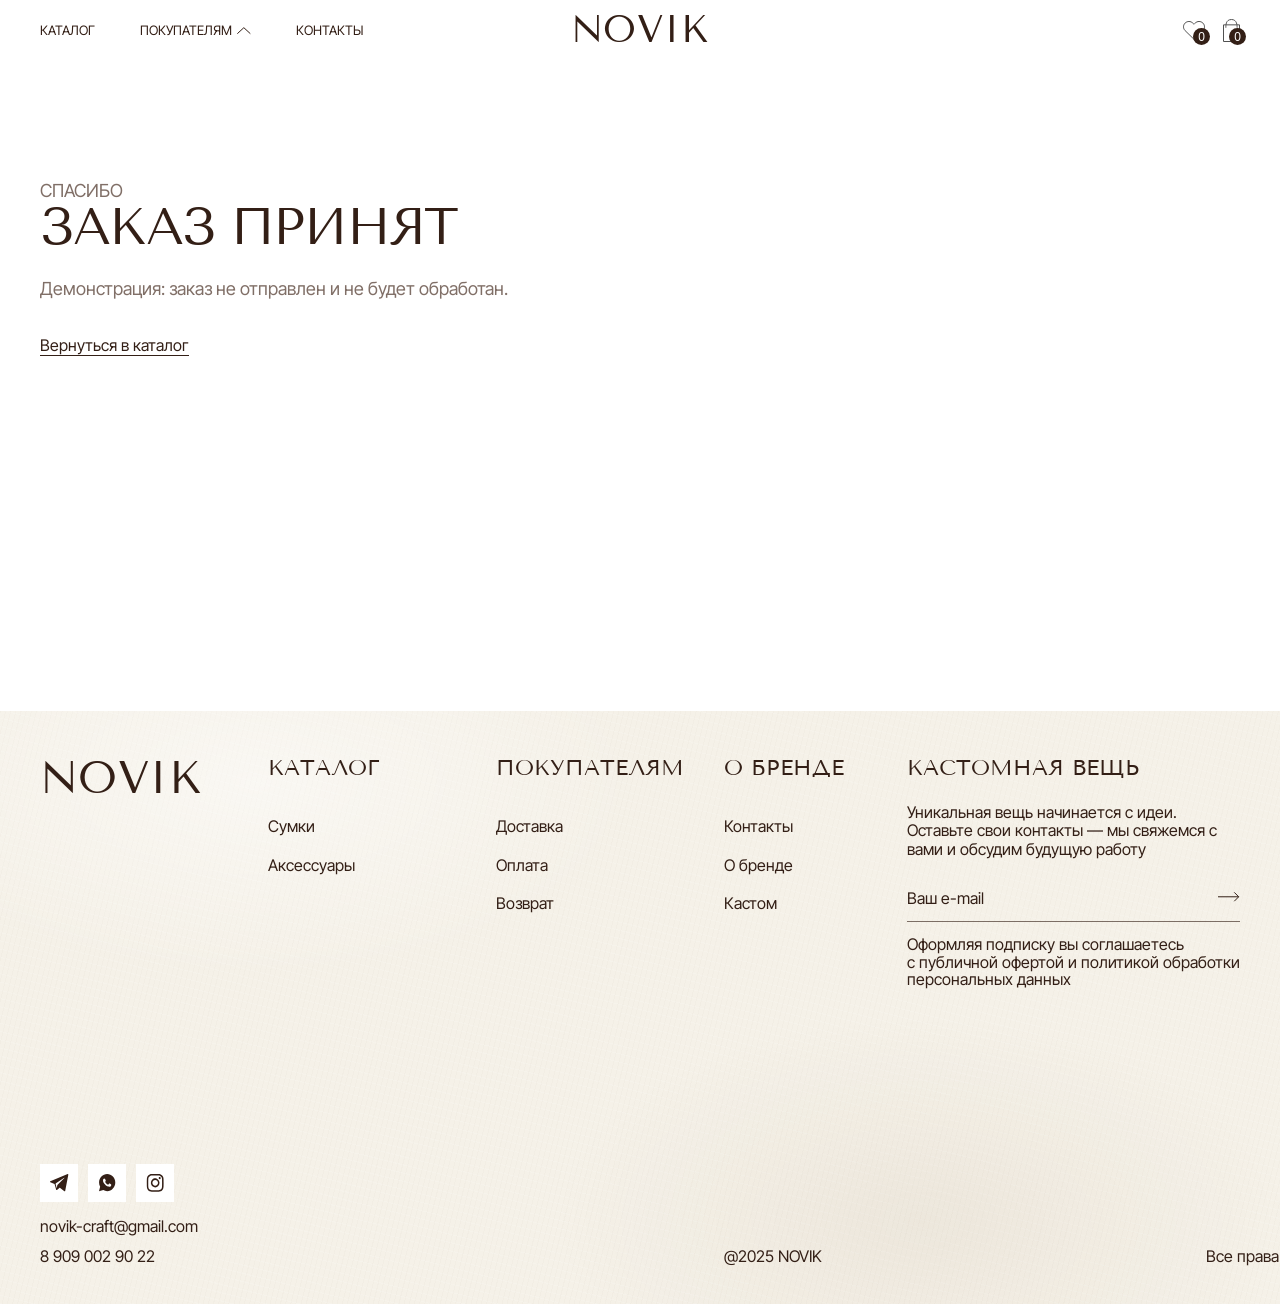
<file: order-success/index.html>
<!DOCTYPE html><html lang="ru" data-scope-x5326zfu><head><meta charset="utf-8"><link rel="icon" href="../favicon.ico" type="image/x-icon"><meta name="viewport" content="width=device-width"><meta name="description" content="Заказ принят — NOVIK"><link rel="stylesheet" href="../fonts/fonts.css"><title>Заказ принят — NOVIK</title><link rel="stylesheet" href="../assets/FavoritesCartSidebar.cBLfcO94.css"><style>.header-actions[data-scope-imljrn4e]{align-items:center;gap:18px;display:flex}.header-actions[data-scope-imljrn4e] .icon-button[data-scope-imljrn4e]{color:inherit;cursor:pointer;background:0 0;border:0;justify-content:center;align-items:center;padding:0;display:inline-flex;position:relative}.header-favorite[data-scope-imljrn4e]{width:22px;height:19px}.header-cart[data-scope-imljrn4e]{width:17px;height:23px}.header-favorite[data-scope-imljrn4e] img[data-scope-imljrn4e]{width:22px}.header-cart[data-scope-imljrn4e] img[data-scope-imljrn4e]{width:17px;height:23px}.header-actions__icon[data-scope-imljrn4e]{filter:brightness(0)saturate();opacity:.68}.store-count[data-scope-imljrn4e]{color:#fff;text-align:center;background:#331f16;border-radius:50%;place-items:center;width:17px;height:17px;padding:0;font-size:12px;line-height:1;display:grid;position:absolute}.favorite-count[data-scope-imljrn4e]{bottom:-5px;right:-5px}.cart-count[data-scope-imljrn4e]{bottom:-3px;right:-6px}.catalog-header.menu-is-open .header-actions__icon[data-scope-imljrn4e]{filter:none;opacity:1}.catalog-header.menu-is-open .store-count[data-scope-imljrn4e]{color:#5b473e;background:#fff}@media (width<=767px){.header-actions[data-scope-imljrn4e]{gap:0}.header-favorite{display:none!important}}
</style><link rel="stylesheet" href="../assets/order-success.DL28E1Zv.css"></head><body data-scope-x5326zfu><header class="catalog-header" id="top" data-scope-x5326zfu><div class="catalog-header__inner" data-scope-x5326zfu><button class="menu-toggle" type="button" aria-label="Открыть меню" aria-expanded="false" aria-controls="mobile-menu" data-scope-x5326zfu><span data-scope-x5326zfu></span><span data-scope-x5326zfu></span><span data-scope-x5326zfu></span></button><nav class="site-desktop-nav site-desktop-nav--page" aria-label="Основная навигация"><a href="../catalog/index.html">Каталог</a><div class="site-buyer-nav"><button class="site-buyer-toggle" type="button" aria-expanded="false" aria-controls="buyer-dropdown-page">Покупателям<svg class="site-buyer-arrow" width="14" height="8" viewBox="0 0 14 8" fill="none" aria-hidden="true"><path d="M13.3394 6.68042L6.83935 0.68042L0.339355 6.68042" stroke="currentColor"></path></svg></button><div class="site-buyer-dropdown" id="buyer-dropdown-page" aria-hidden="true"><a href="../delivery/index.html">Доставка</a><a href="../payment/index.html">Оплата</a><a href="../returns/index.html">Возврат</a></div></div><a href="../#contacts">Контакты</a></nav><a class="catalog-header__logo" href="../index.html" aria-label="NOVIK, на главную" data-scope-x5326zfu>NOVIK</a><div class="catalog-header__actions header-actions" data-scope-imljrn4e><button class="icon-button header-favorite" type="button" data-sidebar-open="favorites" aria-label="Избранное" data-scope-imljrn4e><img class="header-actions__icon" src="../hero/favorite.svg" alt="" data-scope-imljrn4e><span class="store-count favorite-count" data-favorites-count aria-hidden="true" data-scope-imljrn4e>0</span></button><button class="icon-button header-cart" type="button" data-sidebar-open="cart" aria-label="Корзина, 0 товаров" data-scope-imljrn4e><img class="header-actions__icon" src="../hero/cart.svg" alt="" data-scope-imljrn4e><span class="store-count cart-count" data-store-count aria-hidden="true" data-scope-imljrn4e>0</span></button></div></div></header><aside class="mobile-menu" id="mobile-menu" data-mobile-menu data-root-selector=".catalog-header" aria-label="Меню сайта" aria-hidden="true" hidden><nav class="mobile-menu__content" aria-label="Мобильная навигация"><section class="mobile-menu__group mobile-menu__group--catalog"><h2>Каталог</h2><a href="../catalog/index.html?category=bags">Сумки</a><a href="../catalog/index.html?category=accessories">Аксессуары</a></section><section class="mobile-menu__group mobile-menu__group--buyers"><h2>Покупателям</h2><a href="../delivery/index.html">Доставка</a><a href="../payment/index.html">Оплата</a><a href="../returns/index.html">Возврат</a></section><section class="mobile-menu__group mobile-menu__group--about"><h2>О бренде</h2><a href="../#contacts">Контакты</a><a href="../#about">О бренде</a><a href="#custom">Кастом</a></section></nav><div class="mobile-menu__socials" aria-label="Социальные сети"><a href="../#telegram" aria-label="Telegram"><img src="../hero/tg.svg" alt=""></a><a href="../#whatsapp" aria-label="WhatsApp"><img src="../hero/wp.svg" alt=""></a><a href="../#instagram" aria-label="Instagram"><img src="../hero/ig.svg" alt=""></a></div></aside><main class="order-success-page" data-scope-x5326zfu><div class="order-success-content" data-scope-x5326zfu><section class="order-success" aria-labelledby="order-success-title" tabindex="-1" data-scope-x5326zfu><p class="order-success__eyebrow" data-scope-x5326zfu>СПАСИБО</p><h1 id="order-success-title" data-scope-x5326zfu>ЗАКАЗ ПРИНЯТ</h1><p class="order-success__number" data-order-success-number hidden data-scope-x5326zfu>Номер вашей заявки: <strong data-order-number data-scope-x5326zfu></strong></p><p data-scope-x5326zfu>Демонстрация: заказ не отправлен и не будет обработан.</p><a class="order-success__catalog" href="../catalog/index.html" data-scope-x5326zfu>Вернуться в каталог</a></section></div></main><aside class="store-sidebar" data-store-sidebar aria-hidden="true" hidden><button class="store-sidebar__backdrop" type="button" data-sidebar-close aria-label="Закрыть панель"></button><section class="store-sidebar__panel" role="dialog" aria-modal="true" aria-labelledby="sidebar-title" tabindex="-1"><div class="store-sidebar__header"><h2 id="sidebar-title" data-sidebar-title>ИЗБРАННОЕ</h2><button class="store-sidebar__close" type="button" data-sidebar-close aria-label="Закрыть панель">×</button></div><div class="store-sidebar__content"><p class="store-sidebar__empty" data-sidebar-empty>Здесь пока ничего нет</p><div class="store-sidebar__list" data-sidebar-list></div></div><div class="store-sidebar__total" data-sidebar-total hidden><span>ИТОГО</span><strong data-sidebar-total-value></strong><a class="store-sidebar__checkout" href="../checkout/index.html">К ОФОРМЛЕНИЮ</a></div></section></aside><footer class="site-footer" aria-label="Подвал сайта" data-scope-jo6i4kqk><div class="site-footer__inner" data-scope-jo6i4kqk><div class="site-footer__top" data-scope-jo6i4kqk><a class="site-footer__logo" href="#top" aria-label="NOVIK, на главную" data-scope-jo6i4kqk>NOVIK</a><div class="site-footer__socials" aria-label="Социальные сети" data-scope-jo6i4kqk><a href="#telegram" aria-label="Telegram" data-scope-jo6i4kqk><img src="../hero/tg.svg" alt="" data-scope-jo6i4kqk></a><a href="#whatsapp" aria-label="WhatsApp" data-scope-jo6i4kqk><img src="../hero/wp.svg" alt="" data-scope-jo6i4kqk></a><a href="#instagram" aria-label="Instagram" data-scope-jo6i4kqk><img src="../hero/ig.svg" alt="" data-scope-jo6i4kqk></a></div><address class="site-footer__contacts" id="contacts" data-scope-jo6i4kqk><a href="mailto:novik-craft@gmail.com" data-scope-jo6i4kqk>novik-craft@gmail.com</a><a href="tel:+79090029022" data-scope-jo6i4kqk>8 909 002 90 22</a></address><nav class="site-footer__nav site-footer__nav--catalog" aria-labelledby="footer-catalog-title" data-scope-jo6i4kqk><h2 id="footer-catalog-title" data-scope-jo6i4kqk>Каталог</h2><a href="../catalog/index.html?category=bags" data-scope-jo6i4kqk>Сумки</a><a href="../catalog/index.html?category=accessories" data-scope-jo6i4kqk>Аксессуары</a></nav><nav class="site-footer__nav site-footer__nav--buyers" aria-labelledby="footer-buyers-title" data-scope-jo6i4kqk><h2 id="footer-buyers-title" data-scope-jo6i4kqk>Покупателям</h2><a href="../delivery/index.html" data-scope-jo6i4kqk>Доставка</a><a href="../payment/index.html" data-scope-jo6i4kqk>Оплата</a><a href="../returns/index.html" data-scope-jo6i4kqk>Возврат</a></nav><nav class="site-footer__nav site-footer__nav--about" aria-labelledby="footer-about-title" data-scope-jo6i4kqk><h2 id="footer-about-title" data-scope-jo6i4kqk>О бренде</h2><a href="#contacts" data-scope-jo6i4kqk>Контакты</a><a href="#about" data-scope-jo6i4kqk>О бренде</a><a href="#custom" data-scope-jo6i4kqk>Кастом</a></nav><section class="site-footer__custom" id="custom" aria-labelledby="footer-custom-title" data-scope-jo6i4kqk><h2 id="footer-custom-title" data-scope-jo6i4kqk>Кастомная вещь</h2><p data-scope-jo6i4kqk>Уникальная вещь начинается с идеи.<br data-scope-jo6i4kqk>Оставьте свои контакты — мы свяжемся с вами и обсудим будущую работу<br data-scope-jo6i4kqk></p><form class="site-footer__form" id="footer-subscribe-form"  method="post" data-scope-jo6i4kqk><label class="visually-hidden" for="footer-email" data-scope-jo6i4kqk>Ваш e-mail</label><div class="site-footer__input-wrap" data-scope-jo6i4kqk><input id="footer-email" name="email" type="email" autocomplete="email" placeholder="Ваш e-mail" required aria-required="true" aria-describedby="footer-email-error" data-scope-jo6i4kqk><button type="submit" aria-label="Отправить email" data-scope-jo6i4kqk><img src="../hero/footer-arrow.svg" alt="" data-scope-jo6i4kqk></button></div><p class="site-footer__form-error" id="footer-email-error" role="alert" aria-live="polite" data-scope-jo6i4kqk></p><small data-scope-jo6i4kqk>Оформляя подписку вы соглашаетесь<br data-scope-jo6i4kqk>с публичной офертой и политикой обработки<br data-scope-jo6i4kqk>персональных данных<br data-scope-jo6i4kqk></small></form></section></div><div class="site-footer__bottom" data-scope-jo6i4kqk><span data-scope-jo6i4kqk>@2025 NOVIK</span><span data-scope-jo6i4kqk>Все права защищены</span></div></div></footer><div class="custom-request-modal" id="custom-request-modal" hidden aria-hidden="true" data-scope-jo6i4kqk><div class="custom-request-modal__backdrop" data-custom-modal-close data-scope-jo6i4kqk></div><section class="custom-request-modal__dialog" role="dialog" aria-modal="true" aria-labelledby="custom-request-modal-title" aria-describedby="custom-request-modal-description" tabindex="-1" data-scope-jo6i4kqk><button class="custom-request-modal__close" type="button" data-custom-modal-close aria-label="Закрыть окно" data-scope-jo6i4kqk>×</button><div class="custom-request-modal__check" aria-hidden="true" data-scope-jo6i4kqk><svg viewBox="0 0 76 76" focusable="false" data-scope-jo6i4kqk><circle cx="38" cy="38" r="31" data-scope-jo6i4kqk></circle><path d="M21 38 33 50 57 26" data-scope-jo6i4kqk></path></svg></div><h2 id="custom-request-modal-title" data-scope-jo6i4kqk>Спасибо!</h2><p id="custom-request-modal-description" data-scope-jo6i4kqk>Демонстрация: заявка не отправлена.</p></section></div><script>window.NOVIK_ROOT=new URL("../",document.baseURI).href; document.querySelectorAll('[data-product-image]').forEach(function(el){el.dataset.productImage=new URL(el.dataset.productImage,document.baseURI).href});</script><script>
(()=>{document.querySelectorAll(`.site-desktop-nav`).forEach(e=>{if(e.dataset.initialized===`true`)return;e.dataset.initialized=`true`;let t=Array.from(e.querySelectorAll(`.site-buyer-nav`)),n=Array.from(e.querySelectorAll(`.site-buyer-subnav`)),r=(e,t)=>{let n=e.querySelector(`.site-buyer-toggle`),r=e.querySelector(`.site-buyer-dropdown`);!n||!r||(e.classList.toggle(`is-open`,t),n.setAttribute(`aria-expanded`,String(t)),r.setAttribute(`aria-hidden`,String(!t)))},i=(e,t)=>{let n=e.querySelector(`.site-buyer-subtoggle`),r=e.querySelector(`.site-buyer-subdropdown`);!n||!r||(e.classList.toggle(`is-open`,t),n.setAttribute(`aria-expanded`,String(t)),r.setAttribute(`aria-hidden`,String(!t)))},a=()=>{n.forEach(e=>i(e,!1))},o=(e=!1)=>{a(),t.forEach(t=>{r(t,!1),e&&t.querySelector(`.site-buyer-toggle`)?.blur()})};t.forEach(e=>{let t=e.querySelector(`.site-buyer-toggle`);t&&t.addEventListener(`click`,()=>{let n=t.getAttribute(`aria-expanded`)!==`true`;o(),r(e,n)})}),n.forEach(e=>{e.addEventListener(`mouseenter`,()=>{n.forEach(t=>{t!==e&&i(t,!1)}),i(e,!0)}),e.addEventListener(`mouseleave`,()=>{e.contains(document.activeElement)||i(e,!1)}),e.addEventListener(`focusin`,()=>{n.forEach(t=>{t!==e&&i(t,!1)}),i(e,!0)}),e.addEventListener(`focusout`,t=>{let n=t.relatedTarget;(!n||!e.contains(n))&&i(e,!1)})}),document.addEventListener(`click`,t=>{if(!e.contains(t.target)){o();let t=document.activeElement;t&&e.contains(t)&&t.blur()}}),document.addEventListener(`keydown`,t=>{if(t.key===`Escape`){o(!0);let t=document.activeElement;t&&e.contains(t)&&t.blur()}})});
})();
</script><script>
(()=>{document.querySelectorAll(`[data-mobile-menu]`).forEach(e=>{if(e.dataset.initialized===`true`)return;e.dataset.initialized=`true`;let t=document.querySelector(`[aria-controls="${e.id}"]`),n=e.dataset.rootSelector,r=n?document.querySelector(n):null,i,a=n=>{if(!t)return;if(i!==void 0&&(window.clearTimeout(i),i=void 0),r?.classList.toggle(`menu-is-open`,n),t.setAttribute(`aria-expanded`,String(n)),t.setAttribute(`aria-label`,n?`Закрыть меню`:`Открыть меню`),e.setAttribute(`aria-hidden`,String(!n)),document.body.classList.toggle(`menu-lock`,n),n){e.hidden=!1,e.classList.remove(`is-open`),requestAnimationFrame(()=>{t.getAttribute(`aria-expanded`)===`true`&&e.classList.add(`is-open`)});return}e.classList.remove(`is-open`);let a=window.matchMedia(`(prefers-reduced-motion: reduce)`).matches;i=window.setTimeout(()=>{e.hidden=!0,i=void 0},a?0:420)};t?.addEventListener(`click`,()=>{a(t.getAttribute(`aria-expanded`)!==`true`)}),e.querySelectorAll(`a`).forEach(e=>{e.addEventListener(`click`,()=>a(!1))}),document.addEventListener(`keydown`,e=>{e.key===`Escape`&&t?.getAttribute(`aria-expanded`)===`true`&&a(!1)})});
})();
</script><script src="../assets/FavoritesCartSidebar.B6Jwl61F.js"></script><script>
(()=>{var e=document.querySelector(`#footer-subscribe-form`),t=document.querySelector(`#footer-email`),n=e?.querySelector(`button[type="submit"]`),r=document.querySelector(`#footer-email-error`),i=document.querySelector(`#custom-request-modal`),a=i?.querySelector(`.custom-request-modal__dialog`),o=i?.querySelectorAll(`[data-custom-modal-close]`),s,c=null;document.activeElement===t&&t?.blur();var l=()=>{if(!i||i.hidden)return;s!==void 0&&window.clearTimeout(s),s=void 0,i.classList.remove(`is-open`),i.setAttribute(`aria-hidden`,`true`);let e=window.matchMedia(`(prefers-reduced-motion: reduce)`).matches;window.setTimeout(()=>{i.classList.contains(`is-open`)||(i.hidden=!0)},e?0:240),(c??t)?.focus(),c=null};o?.forEach(e=>e.addEventListener(`click`,l)),a?.addEventListener(`keydown`,e=>{if(e.key===`Escape`){e.preventDefault(),l();return}if(e.key!==`Tab`)return;let t=Array.from(a.querySelectorAll(`button, [href], input, select, textarea, [tabindex]:not([tabindex="-1"])`)).filter(e=>!e.hasAttribute(`disabled`));if(t.length===0){e.preventDefault(),a.focus();return}let n=t[0],r=t[t.length-1];e.shiftKey&&document.activeElement===n?(e.preventDefault(),r.focus()):!e.shiftKey&&document.activeElement===r&&(e.preventDefault(),n.focus())}),e?.addEventListener(`submit`,async i=>{if(i.preventDefault(),!(!t||!n||!t.reportValidity())){n.disabled=!0,r?.replaceChildren();try{t.value=``,e.dispatchEvent(new CustomEvent(`custom-request:success`))}catch{r&&(r.textContent=`Не удалось отправить заявку. Попробуйте позже.`)}finally{n.disabled=!1}}}),t?.addEventListener(`input`,()=>r?.replaceChildren()),e?.addEventListener(`custom-request:success`,()=>{!i||!a||(s!==void 0&&window.clearTimeout(s),c=document.activeElement instanceof HTMLElement?document.activeElement:t,i.hidden=!1,i.setAttribute(`aria-hidden`,`false`),i.classList.remove(`is-open`),requestAnimationFrame(()=>i.classList.add(`is-open`)),o?.[1]?.focus(),s=window.setTimeout(l,3e3))});
})();
</script><script>
(()=>{var e=document.querySelector(`.order-success`),t=document.querySelector(`[data-order-success-number]`),n=document.querySelector(`[data-order-number]`);try{let e=sessionStorage.getItem(`novik-order-number`)?.trim();e&&t&&n&&(n.textContent=e,t.hidden=!1)}catch{}e?.focus({preventScroll:!0});
})();
</script></body></html>
</file>
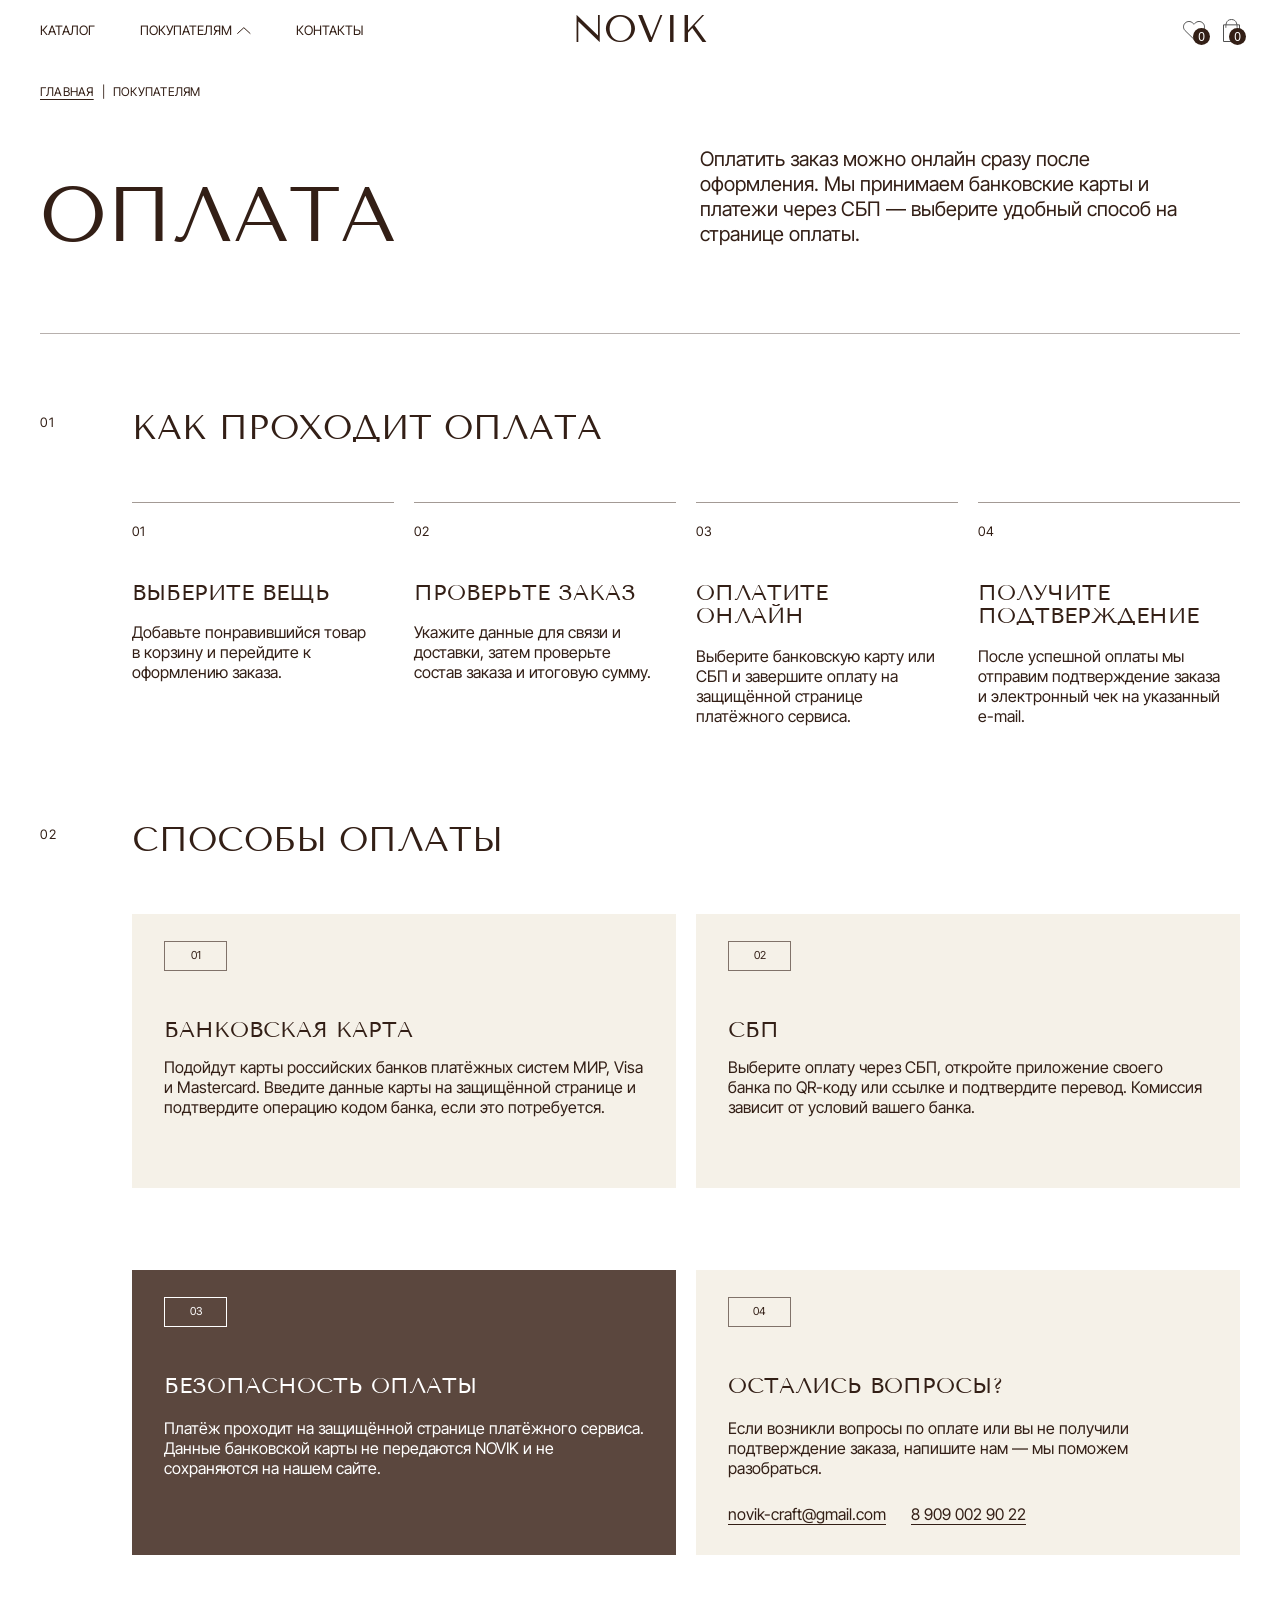
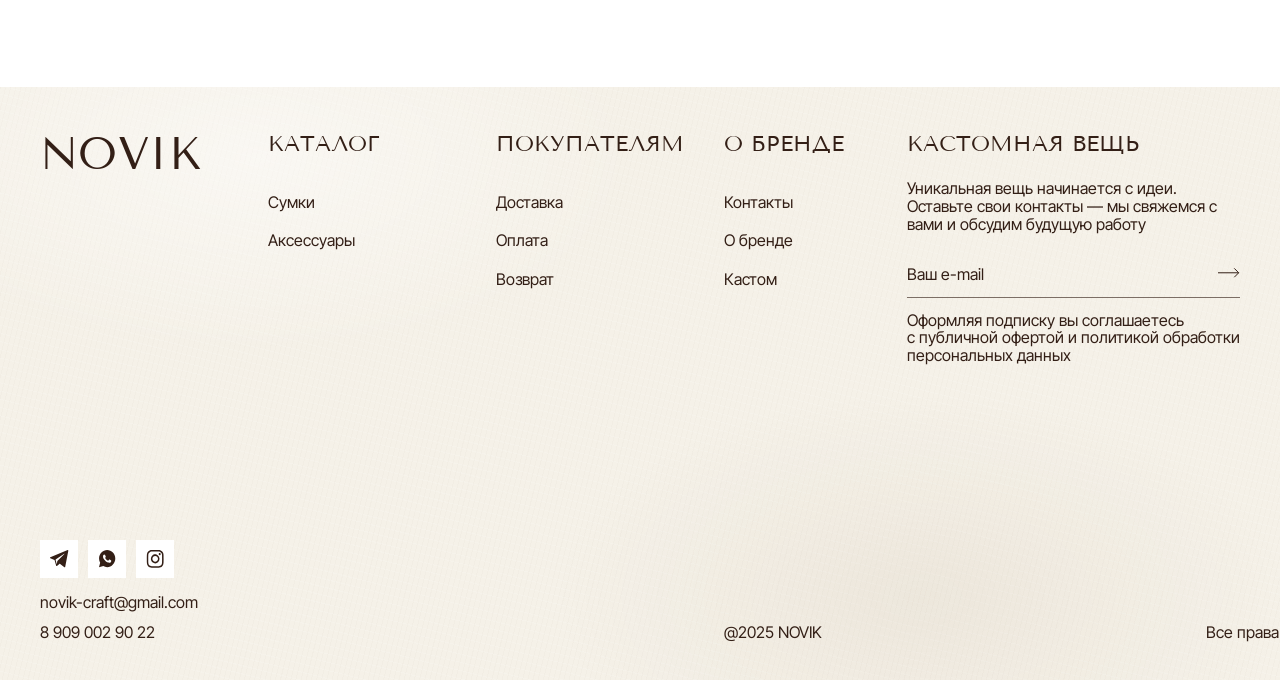
<file: payment/index.html>
<!DOCTYPE html><html lang="ru" data-scope-gslqulr3><head><meta charset="utf-8"><link rel="icon" href="../favicon.ico" type="image/x-icon"><meta name="viewport" content="width=device-width"><meta name="description" content="Оплатить заказ можно онлайн сразу после оформления. Мы принимаем банковские карты и платежи через СБП — выберите удобный способ на странице оплаты."><link rel="stylesheet" href="../fonts/fonts.css"><title>Оплата — NOVIK</title><link rel="stylesheet" href="../assets/FavoritesCartSidebar.cBLfcO94.css"><style>.header-actions[data-scope-imljrn4e]{align-items:center;gap:18px;display:flex}.header-actions[data-scope-imljrn4e] .icon-button[data-scope-imljrn4e]{color:inherit;cursor:pointer;background:0 0;border:0;justify-content:center;align-items:center;padding:0;display:inline-flex;position:relative}.header-favorite[data-scope-imljrn4e]{width:22px;height:19px}.header-cart[data-scope-imljrn4e]{width:17px;height:23px}.header-favorite[data-scope-imljrn4e] img[data-scope-imljrn4e]{width:22px}.header-cart[data-scope-imljrn4e] img[data-scope-imljrn4e]{width:17px;height:23px}.header-actions__icon[data-scope-imljrn4e]{filter:brightness(0)saturate();opacity:.68}.store-count[data-scope-imljrn4e]{color:#fff;text-align:center;background:#331f16;border-radius:50%;place-items:center;width:17px;height:17px;padding:0;font-size:12px;line-height:1;display:grid;position:absolute}.favorite-count[data-scope-imljrn4e]{bottom:-5px;right:-5px}.cart-count[data-scope-imljrn4e]{bottom:-3px;right:-6px}.catalog-header.menu-is-open .header-actions__icon[data-scope-imljrn4e]{filter:none;opacity:1}.catalog-header.menu-is-open .store-count[data-scope-imljrn4e]{color:#5b473e;background:#fff}@media (width<=767px){.header-actions[data-scope-imljrn4e]{gap:0}.header-favorite{display:none!important}}
.breadcrumbs[data-scope-vx4iavld]{color:#331f16;letter-spacing:.02em;flex-wrap:wrap;gap:8px;font-size:12px;line-height:1.2;display:flex}.breadcrumbs[data-scope-vx4iavld] a[data-scope-vx4iavld]{color:inherit;text-underline-offset:3px;text-decoration:underline}@media (width<=767px){.breadcrumbs[data-scope-vx4iavld]{font-size:11px}}
</style><link rel="stylesheet" href="../assets/payment.BCXvDTPT.css"></head><body data-scope-gslqulr3><header class="catalog-header" id="top" data-scope-gslqulr3><div class="catalog-header__inner" data-scope-gslqulr3><button class="menu-toggle" type="button" aria-label="Открыть меню" aria-expanded="false" aria-controls="mobile-menu" data-scope-gslqulr3><span data-scope-gslqulr3></span><span data-scope-gslqulr3></span><span data-scope-gslqulr3></span></button><nav class="site-desktop-nav site-desktop-nav--page" aria-label="Основная навигация"><a href="../catalog/index.html">Каталог</a><div class="site-buyer-nav"><button class="site-buyer-toggle" type="button" aria-expanded="false" aria-controls="buyer-dropdown-page">Покупателям<svg class="site-buyer-arrow" width="14" height="8" viewBox="0 0 14 8" fill="none" aria-hidden="true"><path d="M13.3394 6.68042L6.83935 0.68042L0.339355 6.68042" stroke="currentColor"></path></svg></button><div class="site-buyer-dropdown" id="buyer-dropdown-page" aria-hidden="true"><a href="../delivery/index.html">Доставка</a><a href="../payment/index.html">Оплата</a><a href="../returns/index.html">Возврат</a></div></div><a href="../#contacts">Контакты</a></nav><a class="catalog-header__logo" href="../index.html" aria-label="NOVIK, на главную" data-scope-gslqulr3>NOVIK</a><div class="catalog-header__actions header-actions" data-scope-imljrn4e><button class="icon-button header-favorite" type="button" data-sidebar-open="favorites" aria-label="Избранное" data-scope-imljrn4e><img class="header-actions__icon" src="../hero/favorite.svg" alt="" data-scope-imljrn4e><span class="store-count favorite-count" data-favorites-count aria-hidden="true" data-scope-imljrn4e>0</span></button><button class="icon-button header-cart" type="button" data-sidebar-open="cart" aria-label="Корзина, 0 товаров" data-scope-imljrn4e><img class="header-actions__icon" src="../hero/cart.svg" alt="" data-scope-imljrn4e><span class="store-count cart-count" data-store-count aria-hidden="true" data-scope-imljrn4e>0</span></button></div></div></header><aside class="mobile-menu" id="mobile-menu" data-mobile-menu data-root-selector=".catalog-header" aria-label="Меню сайта" aria-hidden="true" hidden><nav class="mobile-menu__content" aria-label="Мобильная навигация"><section class="mobile-menu__group mobile-menu__group--catalog"><h2>Каталог</h2><a href="../catalog/index.html?category=bags">Сумки</a><a href="../catalog/index.html?category=accessories">Аксессуары</a></section><section class="mobile-menu__group mobile-menu__group--buyers"><h2>Покупателям</h2><a href="../delivery/index.html">Доставка</a><a href="../payment/index.html">Оплата</a><a href="../returns/index.html">Возврат</a></section><section class="mobile-menu__group mobile-menu__group--about"><h2>О бренде</h2><a href="../#contacts">Контакты</a><a href="../#about">О бренде</a><a href="#custom">Кастом</a></section></nav><div class="mobile-menu__socials" aria-label="Социальные сети"><a href="../#telegram" aria-label="Telegram"><img src="../hero/tg.svg" alt=""></a><a href="../#whatsapp" aria-label="WhatsApp"><img src="../hero/wp.svg" alt=""></a><a href="../#instagram" aria-label="Instagram"><img src="../hero/ig.svg" alt=""></a></div></aside><main class="payment-page" data-scope-gslqulr3><div class="payment-page__inner" data-scope-gslqulr3><section class="payment-intro" aria-labelledby="payment-title" data-scope-gslqulr3><nav class="breadcrumbs" aria-label="Хлебные крошки" data-scope-vx4iavld><a href="../index.html" data-scope-vx4iavld>ГЛАВНАЯ</a><span aria-hidden="true" data-scope-vx4iavld>|</span><span aria-current="page" data-scope-vx4iavld>ПОКУПАТЕЛЯМ</span></nav><h1 id="payment-title" data-scope-gslqulr3>Оплата</h1><p class="payment-intro__text" data-scope-gslqulr3>Оплатить заказ можно онлайн сразу после оформления. Мы принимаем банковские карты и платежи через СБП — выберите удобный способ на странице оплаты.</p></section><section class="payment-process" aria-labelledby="payment-process-title" data-scope-gslqulr3><div class="payment-section-heading" data-scope-gslqulr3><p class="payment-eyebrow" data-scope-gslqulr3>01</p><h2 id="payment-process-title" data-scope-gslqulr3>Как проходит оплата</h2></div><ol class="payment-steps" data-scope-gslqulr3><li class="payment-step" data-scope-gslqulr3><span class="payment-step__number" aria-hidden="true" data-scope-gslqulr3>01</span><div data-scope-gslqulr3><h3 data-scope-gslqulr3>Выберите вещь</h3><p data-scope-gslqulr3>Добавьте понравившийся товар в корзину и перейдите к оформлению заказа.</p></div></li><li class="payment-step" data-scope-gslqulr3><span class="payment-step__number" aria-hidden="true" data-scope-gslqulr3>02</span><div data-scope-gslqulr3><h3 data-scope-gslqulr3>Проверьте заказ</h3><p data-scope-gslqulr3>Укажите данные для связи и доставки, затем проверьте состав заказа и итоговую сумму.</p></div></li><li class="payment-step" data-scope-gslqulr3><span class="payment-step__number" aria-hidden="true" data-scope-gslqulr3>03</span><div data-scope-gslqulr3><h3 data-scope-gslqulr3>Оплатите онлайн</h3><p data-scope-gslqulr3>Выберите банковскую карту или СБП и завершите оплату на защищённой странице платёжного сервиса.</p></div></li><li class="payment-step" data-scope-gslqulr3><span class="payment-step__number" aria-hidden="true" data-scope-gslqulr3>04</span><div data-scope-gslqulr3><h3 data-scope-gslqulr3>Получите подтверждение</h3><p data-scope-gslqulr3>После успешной оплаты мы отправим подтверждение заказа и электронный чек на указанный e-mail.</p></div></li></ol></section><section class="payment-methods" aria-labelledby="payment-methods-title" data-scope-gslqulr3><div class="payment-section-heading" data-scope-gslqulr3><p class="payment-eyebrow" data-scope-gslqulr3>02</p><h2 id="payment-methods-title" data-scope-gslqulr3>Способы оплаты</h2></div><div class="payment-methods__grid" data-scope-gslqulr3><article class="payment-method" data-scope-gslqulr3><span class="payment-method__mark" aria-hidden="true" data-scope-gslqulr3>01</span><h3 data-scope-gslqulr3>Банковская карта</h3><p data-scope-gslqulr3>Подойдут карты российских банков платёжных систем МИР, Visa и Mastercard. Введите данные карты на защищённой странице и подтвердите операцию кодом банка, если это потребуется.</p></article><article class="payment-method" data-scope-gslqulr3><span class="payment-method__mark" aria-hidden="true" data-scope-gslqulr3>02</span><h3 data-scope-gslqulr3>СБП</h3><p data-scope-gslqulr3>Выберите оплату через СБП, откройте приложение своего банка по QR-коду или ссылке и подтвердите перевод. Комиссия зависит от условий вашего банка.</p></article></div></section><section class="payment-notes" aria-labelledby="payment-notes-title" data-scope-gslqulr3><article class="payment-note payment-note--security" data-scope-gslqulr3><span class="payment-method__mark payment-note__number" aria-hidden="true" data-scope-gslqulr3>03</span><h2 id="payment-notes-title" data-scope-gslqulr3>Безопасность оплаты</h2><p data-scope-gslqulr3>Платёж проходит на защищённой странице платёжного сервиса. Данные банковской карты не передаются NOVIK и не сохраняются на нашем сайте.</p></article><article class="payment-note payment-note--contact" aria-labelledby="payment-contact-title" data-scope-gslqulr3><span class="payment-method__mark payment-note__number" aria-hidden="true" data-scope-gslqulr3>04</span><h2 id="payment-contact-title" data-scope-gslqulr3>Остались вопросы?</h2><p data-scope-gslqulr3>Если возникли вопросы по оплате или вы не получили подтверждение заказа, напишите нам — мы поможем разобраться.</p><div class="payment-contact-links" data-scope-gslqulr3><a href="mailto:novik-craft@gmail.com" data-scope-gslqulr3>novik-craft@gmail.com</a><a href="tel:+79090029022" data-scope-gslqulr3>8 909 002 90 22</a></div></article></section></div></main><aside class="store-sidebar" data-store-sidebar aria-hidden="true" hidden><button class="store-sidebar__backdrop" type="button" data-sidebar-close aria-label="Закрыть панель"></button><section class="store-sidebar__panel" role="dialog" aria-modal="true" aria-labelledby="sidebar-title" tabindex="-1"><div class="store-sidebar__header"><h2 id="sidebar-title" data-sidebar-title>ИЗБРАННОЕ</h2><button class="store-sidebar__close" type="button" data-sidebar-close aria-label="Закрыть панель">×</button></div><div class="store-sidebar__content"><p class="store-sidebar__empty" data-sidebar-empty>Здесь пока ничего нет</p><div class="store-sidebar__list" data-sidebar-list></div></div><div class="store-sidebar__total" data-sidebar-total hidden><span>ИТОГО</span><strong data-sidebar-total-value></strong><a class="store-sidebar__checkout" href="../checkout/index.html">К ОФОРМЛЕНИЮ</a></div></section></aside><footer class="site-footer" aria-label="Подвал сайта" data-scope-jo6i4kqk><div class="site-footer__inner" data-scope-jo6i4kqk><div class="site-footer__top" data-scope-jo6i4kqk><a class="site-footer__logo" href="#top" aria-label="NOVIK, на главную" data-scope-jo6i4kqk>NOVIK</a><div class="site-footer__socials" aria-label="Социальные сети" data-scope-jo6i4kqk><a href="#telegram" aria-label="Telegram" data-scope-jo6i4kqk><img src="../hero/tg.svg" alt="" data-scope-jo6i4kqk></a><a href="#whatsapp" aria-label="WhatsApp" data-scope-jo6i4kqk><img src="../hero/wp.svg" alt="" data-scope-jo6i4kqk></a><a href="#instagram" aria-label="Instagram" data-scope-jo6i4kqk><img src="../hero/ig.svg" alt="" data-scope-jo6i4kqk></a></div><address class="site-footer__contacts" id="contacts" data-scope-jo6i4kqk><a href="mailto:novik-craft@gmail.com" data-scope-jo6i4kqk>novik-craft@gmail.com</a><a href="tel:+79090029022" data-scope-jo6i4kqk>8 909 002 90 22</a></address><nav class="site-footer__nav site-footer__nav--catalog" aria-labelledby="footer-catalog-title" data-scope-jo6i4kqk><h2 id="footer-catalog-title" data-scope-jo6i4kqk>Каталог</h2><a href="../catalog/index.html?category=bags" data-scope-jo6i4kqk>Сумки</a><a href="../catalog/index.html?category=accessories" data-scope-jo6i4kqk>Аксессуары</a></nav><nav class="site-footer__nav site-footer__nav--buyers" aria-labelledby="footer-buyers-title" data-scope-jo6i4kqk><h2 id="footer-buyers-title" data-scope-jo6i4kqk>Покупателям</h2><a href="../delivery/index.html" data-scope-jo6i4kqk>Доставка</a><a href="../payment/index.html" data-scope-jo6i4kqk>Оплата</a><a href="../returns/index.html" data-scope-jo6i4kqk>Возврат</a></nav><nav class="site-footer__nav site-footer__nav--about" aria-labelledby="footer-about-title" data-scope-jo6i4kqk><h2 id="footer-about-title" data-scope-jo6i4kqk>О бренде</h2><a href="#contacts" data-scope-jo6i4kqk>Контакты</a><a href="#about" data-scope-jo6i4kqk>О бренде</a><a href="#custom" data-scope-jo6i4kqk>Кастом</a></nav><section class="site-footer__custom" id="custom" aria-labelledby="footer-custom-title" data-scope-jo6i4kqk><h2 id="footer-custom-title" data-scope-jo6i4kqk>Кастомная вещь</h2><p data-scope-jo6i4kqk>Уникальная вещь начинается с идеи.<br data-scope-jo6i4kqk>Оставьте свои контакты — мы свяжемся с вами и обсудим будущую работу<br data-scope-jo6i4kqk></p><form class="site-footer__form" id="footer-subscribe-form"  method="post" data-scope-jo6i4kqk><label class="visually-hidden" for="footer-email" data-scope-jo6i4kqk>Ваш e-mail</label><div class="site-footer__input-wrap" data-scope-jo6i4kqk><input id="footer-email" name="email" type="email" autocomplete="email" placeholder="Ваш e-mail" required aria-required="true" aria-describedby="footer-email-error" data-scope-jo6i4kqk><button type="submit" aria-label="Отправить email" data-scope-jo6i4kqk><img src="../hero/footer-arrow.svg" alt="" data-scope-jo6i4kqk></button></div><p class="site-footer__form-error" id="footer-email-error" role="alert" aria-live="polite" data-scope-jo6i4kqk></p><small data-scope-jo6i4kqk>Оформляя подписку вы соглашаетесь<br data-scope-jo6i4kqk>с публичной офертой и политикой обработки<br data-scope-jo6i4kqk>персональных данных<br data-scope-jo6i4kqk></small></form></section></div><div class="site-footer__bottom" data-scope-jo6i4kqk><span data-scope-jo6i4kqk>@2025 NOVIK</span><span data-scope-jo6i4kqk>Все права защищены</span></div></div></footer><div class="custom-request-modal" id="custom-request-modal" hidden aria-hidden="true" data-scope-jo6i4kqk><div class="custom-request-modal__backdrop" data-custom-modal-close data-scope-jo6i4kqk></div><section class="custom-request-modal__dialog" role="dialog" aria-modal="true" aria-labelledby="custom-request-modal-title" aria-describedby="custom-request-modal-description" tabindex="-1" data-scope-jo6i4kqk><button class="custom-request-modal__close" type="button" data-custom-modal-close aria-label="Закрыть окно" data-scope-jo6i4kqk>×</button><div class="custom-request-modal__check" aria-hidden="true" data-scope-jo6i4kqk><svg viewBox="0 0 76 76" focusable="false" data-scope-jo6i4kqk><circle cx="38" cy="38" r="31" data-scope-jo6i4kqk></circle><path d="M21 38 33 50 57 26" data-scope-jo6i4kqk></path></svg></div><h2 id="custom-request-modal-title" data-scope-jo6i4kqk>Спасибо!</h2><p id="custom-request-modal-description" data-scope-jo6i4kqk>Демонстрация: заявка не отправлена.</p></section></div><script>window.NOVIK_ROOT=new URL("../",document.baseURI).href; document.querySelectorAll('[data-product-image]').forEach(function(el){el.dataset.productImage=new URL(el.dataset.productImage,document.baseURI).href});</script><script>
(()=>{document.querySelectorAll(`.site-desktop-nav`).forEach(e=>{if(e.dataset.initialized===`true`)return;e.dataset.initialized=`true`;let t=Array.from(e.querySelectorAll(`.site-buyer-nav`)),n=Array.from(e.querySelectorAll(`.site-buyer-subnav`)),r=(e,t)=>{let n=e.querySelector(`.site-buyer-toggle`),r=e.querySelector(`.site-buyer-dropdown`);!n||!r||(e.classList.toggle(`is-open`,t),n.setAttribute(`aria-expanded`,String(t)),r.setAttribute(`aria-hidden`,String(!t)))},i=(e,t)=>{let n=e.querySelector(`.site-buyer-subtoggle`),r=e.querySelector(`.site-buyer-subdropdown`);!n||!r||(e.classList.toggle(`is-open`,t),n.setAttribute(`aria-expanded`,String(t)),r.setAttribute(`aria-hidden`,String(!t)))},a=()=>{n.forEach(e=>i(e,!1))},o=(e=!1)=>{a(),t.forEach(t=>{r(t,!1),e&&t.querySelector(`.site-buyer-toggle`)?.blur()})};t.forEach(e=>{let t=e.querySelector(`.site-buyer-toggle`);t&&t.addEventListener(`click`,()=>{let n=t.getAttribute(`aria-expanded`)!==`true`;o(),r(e,n)})}),n.forEach(e=>{e.addEventListener(`mouseenter`,()=>{n.forEach(t=>{t!==e&&i(t,!1)}),i(e,!0)}),e.addEventListener(`mouseleave`,()=>{e.contains(document.activeElement)||i(e,!1)}),e.addEventListener(`focusin`,()=>{n.forEach(t=>{t!==e&&i(t,!1)}),i(e,!0)}),e.addEventListener(`focusout`,t=>{let n=t.relatedTarget;(!n||!e.contains(n))&&i(e,!1)})}),document.addEventListener(`click`,t=>{if(!e.contains(t.target)){o();let t=document.activeElement;t&&e.contains(t)&&t.blur()}}),document.addEventListener(`keydown`,t=>{if(t.key===`Escape`){o(!0);let t=document.activeElement;t&&e.contains(t)&&t.blur()}})});
})();
</script><script>
(()=>{document.querySelectorAll(`[data-mobile-menu]`).forEach(e=>{if(e.dataset.initialized===`true`)return;e.dataset.initialized=`true`;let t=document.querySelector(`[aria-controls="${e.id}"]`),n=e.dataset.rootSelector,r=n?document.querySelector(n):null,i,a=n=>{if(!t)return;if(i!==void 0&&(window.clearTimeout(i),i=void 0),r?.classList.toggle(`menu-is-open`,n),t.setAttribute(`aria-expanded`,String(n)),t.setAttribute(`aria-label`,n?`Закрыть меню`:`Открыть меню`),e.setAttribute(`aria-hidden`,String(!n)),document.body.classList.toggle(`menu-lock`,n),n){e.hidden=!1,e.classList.remove(`is-open`),requestAnimationFrame(()=>{t.getAttribute(`aria-expanded`)===`true`&&e.classList.add(`is-open`)});return}e.classList.remove(`is-open`);let a=window.matchMedia(`(prefers-reduced-motion: reduce)`).matches;i=window.setTimeout(()=>{e.hidden=!0,i=void 0},a?0:420)};t?.addEventListener(`click`,()=>{a(t.getAttribute(`aria-expanded`)!==`true`)}),e.querySelectorAll(`a`).forEach(e=>{e.addEventListener(`click`,()=>a(!1))}),document.addEventListener(`keydown`,e=>{e.key===`Escape`&&t?.getAttribute(`aria-expanded`)===`true`&&a(!1)})});
})();
</script><script src="../assets/FavoritesCartSidebar.B6Jwl61F.js"></script><script>
(()=>{var e=document.querySelector(`#footer-subscribe-form`),t=document.querySelector(`#footer-email`),n=e?.querySelector(`button[type="submit"]`),r=document.querySelector(`#footer-email-error`),i=document.querySelector(`#custom-request-modal`),a=i?.querySelector(`.custom-request-modal__dialog`),o=i?.querySelectorAll(`[data-custom-modal-close]`),s,c=null;document.activeElement===t&&t?.blur();var l=()=>{if(!i||i.hidden)return;s!==void 0&&window.clearTimeout(s),s=void 0,i.classList.remove(`is-open`),i.setAttribute(`aria-hidden`,`true`);let e=window.matchMedia(`(prefers-reduced-motion: reduce)`).matches;window.setTimeout(()=>{i.classList.contains(`is-open`)||(i.hidden=!0)},e?0:240),(c??t)?.focus(),c=null};o?.forEach(e=>e.addEventListener(`click`,l)),a?.addEventListener(`keydown`,e=>{if(e.key===`Escape`){e.preventDefault(),l();return}if(e.key!==`Tab`)return;let t=Array.from(a.querySelectorAll(`button, [href], input, select, textarea, [tabindex]:not([tabindex="-1"])`)).filter(e=>!e.hasAttribute(`disabled`));if(t.length===0){e.preventDefault(),a.focus();return}let n=t[0],r=t[t.length-1];e.shiftKey&&document.activeElement===n?(e.preventDefault(),r.focus()):!e.shiftKey&&document.activeElement===r&&(e.preventDefault(),n.focus())}),e?.addEventListener(`submit`,async i=>{if(i.preventDefault(),!(!t||!n||!t.reportValidity())){n.disabled=!0,r?.replaceChildren();try{t.value=``,e.dispatchEvent(new CustomEvent(`custom-request:success`))}catch{r&&(r.textContent=`Не удалось отправить заявку. Попробуйте позже.`)}finally{n.disabled=!1}}}),t?.addEventListener(`input`,()=>r?.replaceChildren()),e?.addEventListener(`custom-request:success`,()=>{!i||!a||(s!==void 0&&window.clearTimeout(s),c=document.activeElement instanceof HTMLElement?document.activeElement:t,i.hidden=!1,i.setAttribute(`aria-hidden`,`false`),i.classList.remove(`is-open`),requestAnimationFrame(()=>i.classList.add(`is-open`)),o?.[1]?.focus(),s=window.setTimeout(l,3e3))});
})();
</script></body></html>
</file>
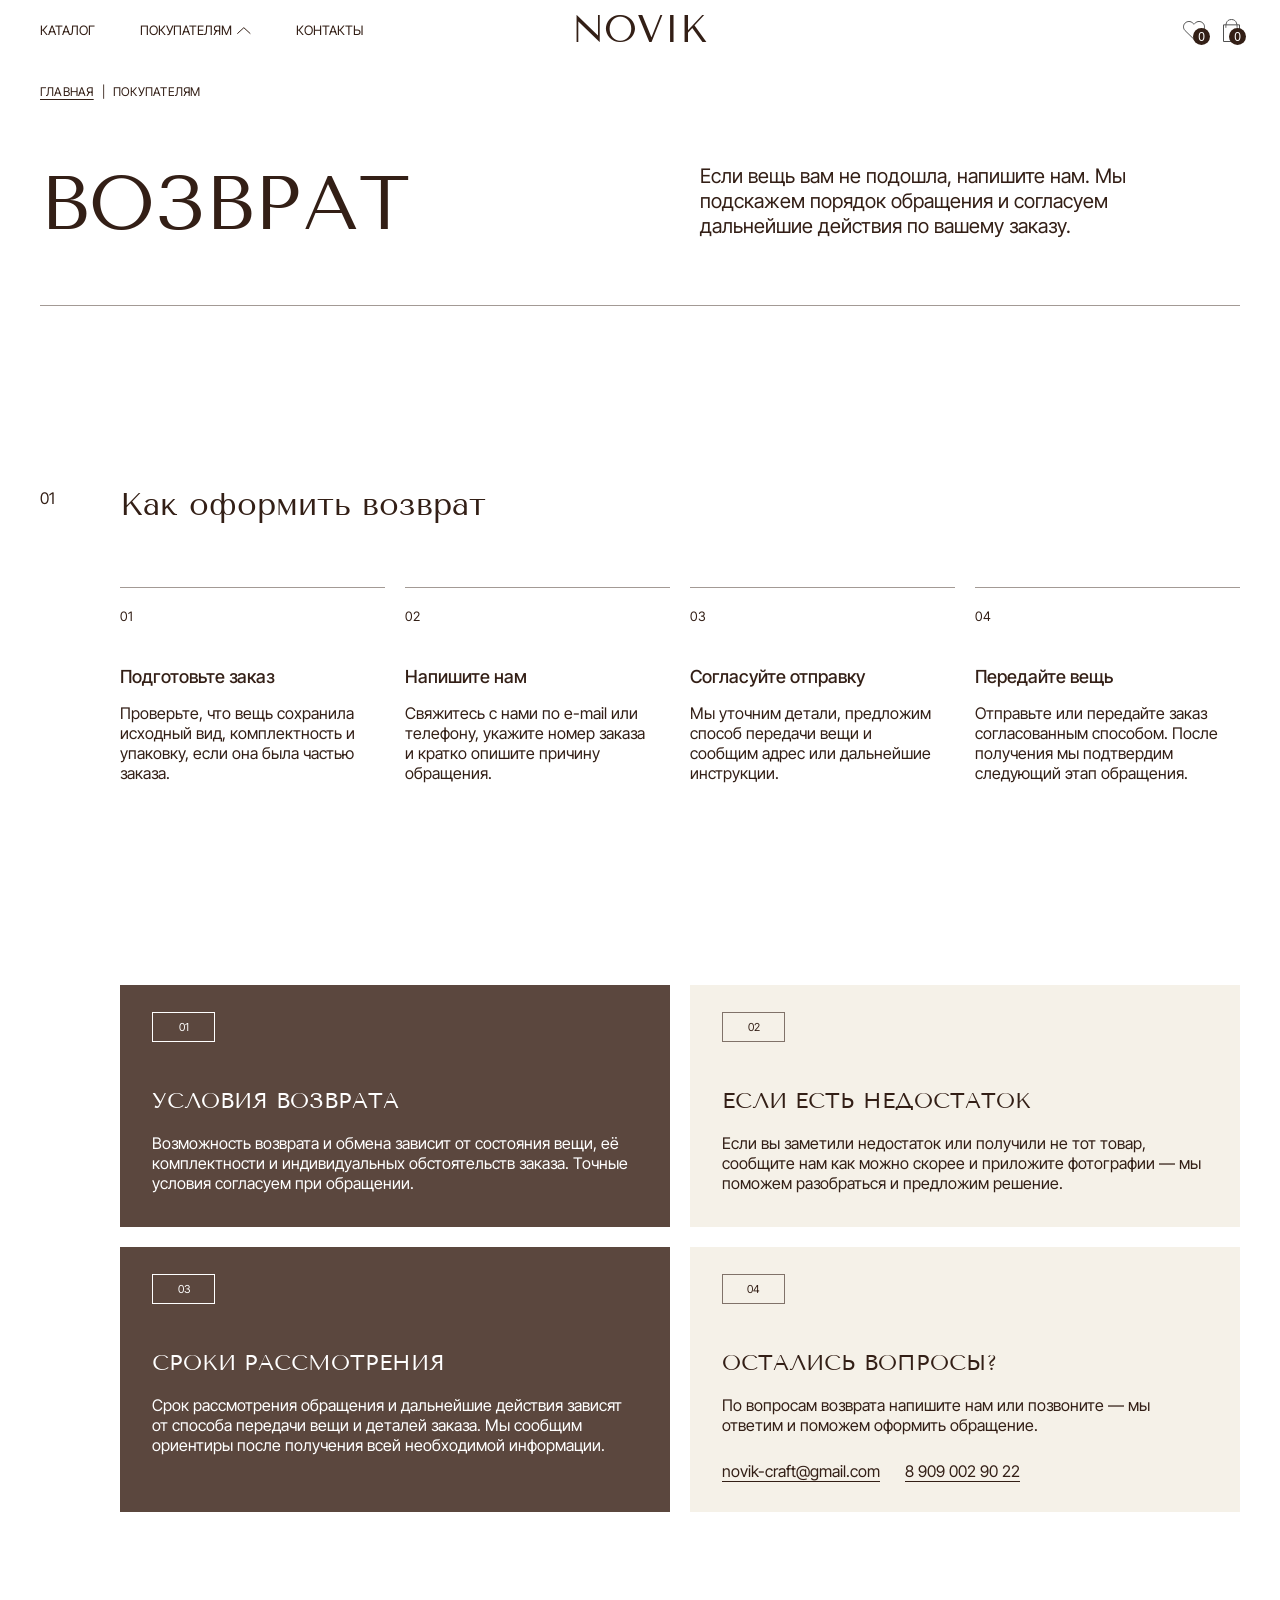
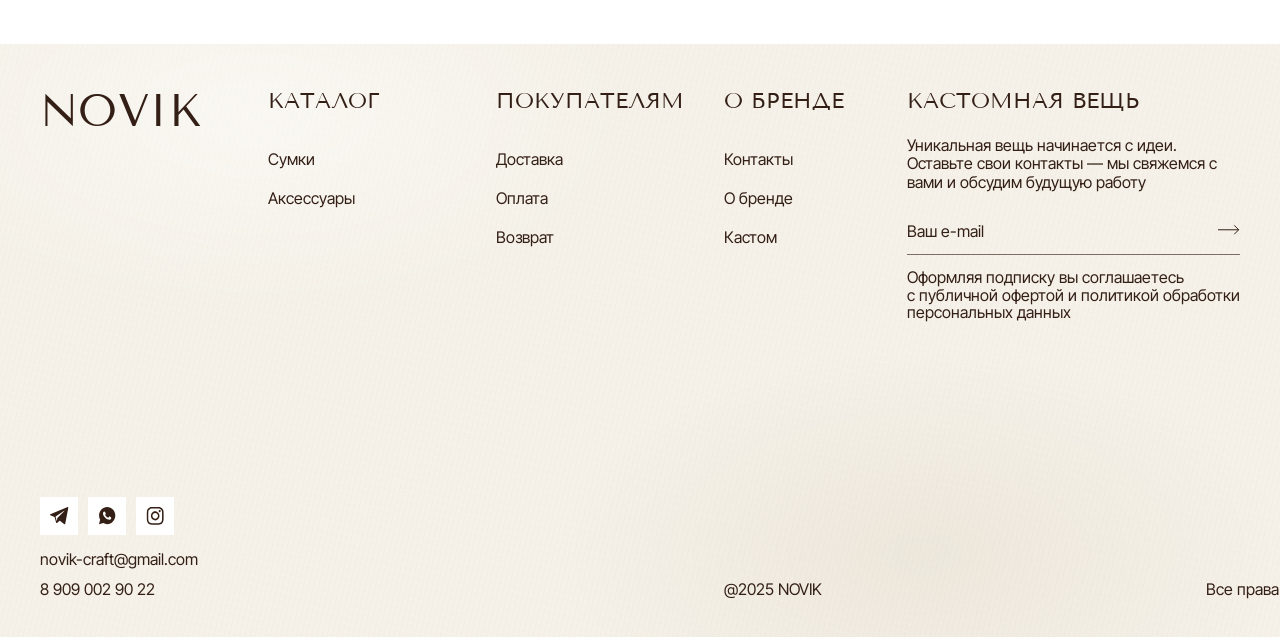
<file: returns/index.html>
<!DOCTYPE html><html lang="ru" data-scope-3avl7hga><head><meta charset="utf-8"><link rel="icon" href="../favicon.ico" type="image/x-icon"><meta name="viewport" content="width=device-width"><meta name="description" content="Если вещь вам не подошла, напишите нам. Мы подскажем порядок обращения и согласуем дальнейшие действия по вашему заказу."><link rel="stylesheet" href="../fonts/fonts.css"><title>Возврат — NOVIK</title><style>.breadcrumbs[data-scope-vx4iavld]{color:#331f16;letter-spacing:.02em;flex-wrap:wrap;gap:8px;font-size:12px;line-height:1.2;display:flex}.breadcrumbs[data-scope-vx4iavld] a[data-scope-vx4iavld]{color:inherit;text-underline-offset:3px;text-decoration:underline}@media (width<=767px){.breadcrumbs[data-scope-vx4iavld]{font-size:11px}}
</style><link rel="stylesheet" href="../assets/FavoritesCartSidebar.cBLfcO94.css"><style>.header-actions[data-scope-imljrn4e]{align-items:center;gap:18px;display:flex}.header-actions[data-scope-imljrn4e] .icon-button[data-scope-imljrn4e]{color:inherit;cursor:pointer;background:0 0;border:0;justify-content:center;align-items:center;padding:0;display:inline-flex;position:relative}.header-favorite[data-scope-imljrn4e]{width:22px;height:19px}.header-cart[data-scope-imljrn4e]{width:17px;height:23px}.header-favorite[data-scope-imljrn4e] img[data-scope-imljrn4e]{width:22px}.header-cart[data-scope-imljrn4e] img[data-scope-imljrn4e]{width:17px;height:23px}.header-actions__icon[data-scope-imljrn4e]{filter:brightness(0)saturate();opacity:.68}.store-count[data-scope-imljrn4e]{color:#fff;text-align:center;background:#331f16;border-radius:50%;place-items:center;width:17px;height:17px;padding:0;font-size:12px;line-height:1;display:grid;position:absolute}.favorite-count[data-scope-imljrn4e]{bottom:-5px;right:-5px}.cart-count[data-scope-imljrn4e]{bottom:-3px;right:-6px}.catalog-header.menu-is-open .header-actions__icon[data-scope-imljrn4e]{filter:none;opacity:1}.catalog-header.menu-is-open .store-count[data-scope-imljrn4e]{color:#5b473e;background:#fff}@media (width<=767px){.header-actions[data-scope-imljrn4e]{gap:0}.header-favorite{display:none!important}}
</style><link rel="stylesheet" href="../assets/returns.BqRLrB_5.css"></head><body data-scope-3avl7hga><header class="catalog-header" id="top" data-scope-3avl7hga><div class="catalog-header__inner" data-scope-3avl7hga><button class="menu-toggle" type="button" aria-label="Открыть меню" aria-expanded="false" aria-controls="mobile-menu" data-scope-3avl7hga><span data-scope-3avl7hga></span><span data-scope-3avl7hga></span><span data-scope-3avl7hga></span></button><nav class="site-desktop-nav site-desktop-nav--page" aria-label="Основная навигация"><a href="../catalog/index.html">Каталог</a><div class="site-buyer-nav"><button class="site-buyer-toggle" type="button" aria-expanded="false" aria-controls="buyer-dropdown-page">Покупателям<svg class="site-buyer-arrow" width="14" height="8" viewBox="0 0 14 8" fill="none" aria-hidden="true"><path d="M13.3394 6.68042L6.83935 0.68042L0.339355 6.68042" stroke="currentColor"></path></svg></button><div class="site-buyer-dropdown" id="buyer-dropdown-page" aria-hidden="true"><a href="../delivery/index.html">Доставка</a><a href="../payment/index.html">Оплата</a><a href="../returns/index.html">Возврат</a></div></div><a href="../#contacts">Контакты</a></nav><a class="catalog-header__logo" href="../index.html" aria-label="NOVIK, на главную" data-scope-3avl7hga>NOVIK</a><div class="catalog-header__actions header-actions" data-scope-imljrn4e><button class="icon-button header-favorite" type="button" data-sidebar-open="favorites" aria-label="Избранное" data-scope-imljrn4e><img class="header-actions__icon" src="../hero/favorite.svg" alt="" data-scope-imljrn4e><span class="store-count favorite-count" data-favorites-count aria-hidden="true" data-scope-imljrn4e>0</span></button><button class="icon-button header-cart" type="button" data-sidebar-open="cart" aria-label="Корзина, 0 товаров" data-scope-imljrn4e><img class="header-actions__icon" src="../hero/cart.svg" alt="" data-scope-imljrn4e><span class="store-count cart-count" data-store-count aria-hidden="true" data-scope-imljrn4e>0</span></button></div></div></header><aside class="mobile-menu" id="mobile-menu" data-mobile-menu data-root-selector=".catalog-header" aria-label="Меню сайта" aria-hidden="true" hidden><nav class="mobile-menu__content" aria-label="Мобильная навигация"><section class="mobile-menu__group mobile-menu__group--catalog"><h2>Каталог</h2><a href="../catalog/index.html?category=bags">Сумки</a><a href="../catalog/index.html?category=accessories">Аксессуары</a></section><section class="mobile-menu__group mobile-menu__group--buyers"><h2>Покупателям</h2><a href="../delivery/index.html">Доставка</a><a href="../payment/index.html">Оплата</a><a href="../returns/index.html">Возврат</a></section><section class="mobile-menu__group mobile-menu__group--about"><h2>О бренде</h2><a href="../#contacts">Контакты</a><a href="../#about">О бренде</a><a href="#custom">Кастом</a></section></nav><div class="mobile-menu__socials" aria-label="Социальные сети"><a href="../#telegram" aria-label="Telegram"><img src="../hero/tg.svg" alt=""></a><a href="../#whatsapp" aria-label="WhatsApp"><img src="../hero/wp.svg" alt=""></a><a href="../#instagram" aria-label="Instagram"><img src="../hero/ig.svg" alt=""></a></div></aside><main class="returns-page" data-scope-3avl7hga><div class="returns-page__inner" data-scope-3avl7hga><section class="returns-intro" data-scope-3avl7hga><nav class="breadcrumbs" aria-label="Хлебные крошки" data-scope-vx4iavld><a href="../index.html" data-scope-vx4iavld>ГЛАВНАЯ</a><span aria-hidden="true" data-scope-vx4iavld>|</span><span aria-current="page" data-scope-vx4iavld>ПОКУПАТЕЛЯМ</span></nav><h1 data-scope-3avl7hga>Возврат</h1><p data-scope-3avl7hga>Если вещь вам не подошла, напишите нам. Мы подскажем порядок обращения и согласуем дальнейшие действия по вашему заказу.</p></section><section class="returns-process" data-scope-3avl7hga><div class="section-heading" data-scope-3avl7hga><p class="eyebrow" data-scope-3avl7hga>01</p><h2 data-scope-3avl7hga>Как оформить возврат</h2></div><ol data-scope-3avl7hga><li data-scope-3avl7hga><span data-scope-3avl7hga>01</span><div data-scope-3avl7hga><h3 data-scope-3avl7hga>Подготовьте заказ</h3><p data-scope-3avl7hga>Проверьте, что вещь сохранила исходный вид, комплектность и упаковку, если она была частью заказа.</p></div></li><li data-scope-3avl7hga><span data-scope-3avl7hga>02</span><div data-scope-3avl7hga><h3 data-scope-3avl7hga>Напишите нам</h3><p data-scope-3avl7hga>Свяжитесь с нами по e-mail или телефону, укажите номер заказа и кратко опишите причину обращения.</p></div></li><li data-scope-3avl7hga><span data-scope-3avl7hga>03</span><div data-scope-3avl7hga><h3 data-scope-3avl7hga>Согласуйте отправку</h3><p data-scope-3avl7hga>Мы уточним детали, предложим способ передачи вещи и сообщим адрес или дальнейшие инструкции.</p></div></li><li data-scope-3avl7hga><span data-scope-3avl7hga>04</span><div data-scope-3avl7hga><h3 data-scope-3avl7hga>Передайте вещь</h3><p data-scope-3avl7hga>Отправьте или передайте заказ согласованным способом. После получения мы подтвердим следующий этап обращения.</p></div></li></ol></section><section class="returns-notes" data-scope-3avl7hga><article data-scope-3avl7hga><span class="returns-note__number" aria-hidden="true" data-scope-3avl7hga>01</span><h2 data-scope-3avl7hga>Условия возврата</h2><p data-scope-3avl7hga>Возможность возврата и обмена зависит от состояния вещи, её комплектности и индивидуальных обстоятельств заказа. Точные условия согласуем при обращении.</p></article><article data-scope-3avl7hga><span class="returns-note__number" aria-hidden="true" data-scope-3avl7hga>02</span><h2 data-scope-3avl7hga>Если есть недостаток</h2><p data-scope-3avl7hga>Если вы заметили недостаток или получили не тот товар, сообщите нам как можно скорее и приложите фотографии — мы поможем разобраться и предложим решение.</p></article></section><section class="returns-notes returns-notes--bottom" data-scope-3avl7hga><article data-scope-3avl7hga><span class="returns-note__number" aria-hidden="true" data-scope-3avl7hga>03</span><h2 data-scope-3avl7hga>Сроки рассмотрения</h2><p data-scope-3avl7hga>Срок рассмотрения обращения и дальнейшие действия зависят от способа передачи вещи и деталей заказа. Мы сообщим ориентиры после получения всей необходимой информации.</p></article><article class="returns-contact" data-scope-3avl7hga><span class="returns-note__number" aria-hidden="true" data-scope-3avl7hga>04</span><h2 data-scope-3avl7hga>Остались вопросы?</h2><p data-scope-3avl7hga>По вопросам возврата напишите нам или позвоните — мы ответим и поможем оформить обращение.</p><div data-scope-3avl7hga><a href="mailto:novik-craft@gmail.com" data-scope-3avl7hga>novik-craft@gmail.com</a><a href="tel:+79090029022" data-scope-3avl7hga>8 909 002 90 22</a></div></article></section></div></main><aside class="store-sidebar" data-store-sidebar aria-hidden="true" hidden><button class="store-sidebar__backdrop" type="button" data-sidebar-close aria-label="Закрыть панель"></button><section class="store-sidebar__panel" role="dialog" aria-modal="true" aria-labelledby="sidebar-title" tabindex="-1"><div class="store-sidebar__header"><h2 id="sidebar-title" data-sidebar-title>ИЗБРАННОЕ</h2><button class="store-sidebar__close" type="button" data-sidebar-close aria-label="Закрыть панель">×</button></div><div class="store-sidebar__content"><p class="store-sidebar__empty" data-sidebar-empty>Здесь пока ничего нет</p><div class="store-sidebar__list" data-sidebar-list></div></div><div class="store-sidebar__total" data-sidebar-total hidden><span>ИТОГО</span><strong data-sidebar-total-value></strong><a class="store-sidebar__checkout" href="../checkout/index.html">К ОФОРМЛЕНИЮ</a></div></section></aside><footer class="site-footer" aria-label="Подвал сайта" data-scope-jo6i4kqk><div class="site-footer__inner" data-scope-jo6i4kqk><div class="site-footer__top" data-scope-jo6i4kqk><a class="site-footer__logo" href="#top" aria-label="NOVIK, на главную" data-scope-jo6i4kqk>NOVIK</a><div class="site-footer__socials" aria-label="Социальные сети" data-scope-jo6i4kqk><a href="#telegram" aria-label="Telegram" data-scope-jo6i4kqk><img src="../hero/tg.svg" alt="" data-scope-jo6i4kqk></a><a href="#whatsapp" aria-label="WhatsApp" data-scope-jo6i4kqk><img src="../hero/wp.svg" alt="" data-scope-jo6i4kqk></a><a href="#instagram" aria-label="Instagram" data-scope-jo6i4kqk><img src="../hero/ig.svg" alt="" data-scope-jo6i4kqk></a></div><address class="site-footer__contacts" id="contacts" data-scope-jo6i4kqk><a href="mailto:novik-craft@gmail.com" data-scope-jo6i4kqk>novik-craft@gmail.com</a><a href="tel:+79090029022" data-scope-jo6i4kqk>8 909 002 90 22</a></address><nav class="site-footer__nav site-footer__nav--catalog" aria-labelledby="footer-catalog-title" data-scope-jo6i4kqk><h2 id="footer-catalog-title" data-scope-jo6i4kqk>Каталог</h2><a href="../catalog/index.html?category=bags" data-scope-jo6i4kqk>Сумки</a><a href="../catalog/index.html?category=accessories" data-scope-jo6i4kqk>Аксессуары</a></nav><nav class="site-footer__nav site-footer__nav--buyers" aria-labelledby="footer-buyers-title" data-scope-jo6i4kqk><h2 id="footer-buyers-title" data-scope-jo6i4kqk>Покупателям</h2><a href="../delivery/index.html" data-scope-jo6i4kqk>Доставка</a><a href="../payment/index.html" data-scope-jo6i4kqk>Оплата</a><a href="../returns/index.html" data-scope-jo6i4kqk>Возврат</a></nav><nav class="site-footer__nav site-footer__nav--about" aria-labelledby="footer-about-title" data-scope-jo6i4kqk><h2 id="footer-about-title" data-scope-jo6i4kqk>О бренде</h2><a href="#contacts" data-scope-jo6i4kqk>Контакты</a><a href="#about" data-scope-jo6i4kqk>О бренде</a><a href="#custom" data-scope-jo6i4kqk>Кастом</a></nav><section class="site-footer__custom" id="custom" aria-labelledby="footer-custom-title" data-scope-jo6i4kqk><h2 id="footer-custom-title" data-scope-jo6i4kqk>Кастомная вещь</h2><p data-scope-jo6i4kqk>Уникальная вещь начинается с идеи.<br data-scope-jo6i4kqk>Оставьте свои контакты — мы свяжемся с вами и обсудим будущую работу<br data-scope-jo6i4kqk></p><form class="site-footer__form" id="footer-subscribe-form"  method="post" data-scope-jo6i4kqk><label class="visually-hidden" for="footer-email" data-scope-jo6i4kqk>Ваш e-mail</label><div class="site-footer__input-wrap" data-scope-jo6i4kqk><input id="footer-email" name="email" type="email" autocomplete="email" placeholder="Ваш e-mail" required aria-required="true" aria-describedby="footer-email-error" data-scope-jo6i4kqk><button type="submit" aria-label="Отправить email" data-scope-jo6i4kqk><img src="../hero/footer-arrow.svg" alt="" data-scope-jo6i4kqk></button></div><p class="site-footer__form-error" id="footer-email-error" role="alert" aria-live="polite" data-scope-jo6i4kqk></p><small data-scope-jo6i4kqk>Оформляя подписку вы соглашаетесь<br data-scope-jo6i4kqk>с публичной офертой и политикой обработки<br data-scope-jo6i4kqk>персональных данных<br data-scope-jo6i4kqk></small></form></section></div><div class="site-footer__bottom" data-scope-jo6i4kqk><span data-scope-jo6i4kqk>@2025 NOVIK</span><span data-scope-jo6i4kqk>Все права защищены</span></div></div></footer><div class="custom-request-modal" id="custom-request-modal" hidden aria-hidden="true" data-scope-jo6i4kqk><div class="custom-request-modal__backdrop" data-custom-modal-close data-scope-jo6i4kqk></div><section class="custom-request-modal__dialog" role="dialog" aria-modal="true" aria-labelledby="custom-request-modal-title" aria-describedby="custom-request-modal-description" tabindex="-1" data-scope-jo6i4kqk><button class="custom-request-modal__close" type="button" data-custom-modal-close aria-label="Закрыть окно" data-scope-jo6i4kqk>×</button><div class="custom-request-modal__check" aria-hidden="true" data-scope-jo6i4kqk><svg viewBox="0 0 76 76" focusable="false" data-scope-jo6i4kqk><circle cx="38" cy="38" r="31" data-scope-jo6i4kqk></circle><path d="M21 38 33 50 57 26" data-scope-jo6i4kqk></path></svg></div><h2 id="custom-request-modal-title" data-scope-jo6i4kqk>Спасибо!</h2><p id="custom-request-modal-description" data-scope-jo6i4kqk>Демонстрация: заявка не отправлена.</p></section></div><script>window.NOVIK_ROOT=new URL("../",document.baseURI).href; document.querySelectorAll('[data-product-image]').forEach(function(el){el.dataset.productImage=new URL(el.dataset.productImage,document.baseURI).href});</script><script>
(()=>{document.querySelectorAll(`.site-desktop-nav`).forEach(e=>{if(e.dataset.initialized===`true`)return;e.dataset.initialized=`true`;let t=Array.from(e.querySelectorAll(`.site-buyer-nav`)),n=Array.from(e.querySelectorAll(`.site-buyer-subnav`)),r=(e,t)=>{let n=e.querySelector(`.site-buyer-toggle`),r=e.querySelector(`.site-buyer-dropdown`);!n||!r||(e.classList.toggle(`is-open`,t),n.setAttribute(`aria-expanded`,String(t)),r.setAttribute(`aria-hidden`,String(!t)))},i=(e,t)=>{let n=e.querySelector(`.site-buyer-subtoggle`),r=e.querySelector(`.site-buyer-subdropdown`);!n||!r||(e.classList.toggle(`is-open`,t),n.setAttribute(`aria-expanded`,String(t)),r.setAttribute(`aria-hidden`,String(!t)))},a=()=>{n.forEach(e=>i(e,!1))},o=(e=!1)=>{a(),t.forEach(t=>{r(t,!1),e&&t.querySelector(`.site-buyer-toggle`)?.blur()})};t.forEach(e=>{let t=e.querySelector(`.site-buyer-toggle`);t&&t.addEventListener(`click`,()=>{let n=t.getAttribute(`aria-expanded`)!==`true`;o(),r(e,n)})}),n.forEach(e=>{e.addEventListener(`mouseenter`,()=>{n.forEach(t=>{t!==e&&i(t,!1)}),i(e,!0)}),e.addEventListener(`mouseleave`,()=>{e.contains(document.activeElement)||i(e,!1)}),e.addEventListener(`focusin`,()=>{n.forEach(t=>{t!==e&&i(t,!1)}),i(e,!0)}),e.addEventListener(`focusout`,t=>{let n=t.relatedTarget;(!n||!e.contains(n))&&i(e,!1)})}),document.addEventListener(`click`,t=>{if(!e.contains(t.target)){o();let t=document.activeElement;t&&e.contains(t)&&t.blur()}}),document.addEventListener(`keydown`,t=>{if(t.key===`Escape`){o(!0);let t=document.activeElement;t&&e.contains(t)&&t.blur()}})});
})();
</script><script>
(()=>{document.querySelectorAll(`[data-mobile-menu]`).forEach(e=>{if(e.dataset.initialized===`true`)return;e.dataset.initialized=`true`;let t=document.querySelector(`[aria-controls="${e.id}"]`),n=e.dataset.rootSelector,r=n?document.querySelector(n):null,i,a=n=>{if(!t)return;if(i!==void 0&&(window.clearTimeout(i),i=void 0),r?.classList.toggle(`menu-is-open`,n),t.setAttribute(`aria-expanded`,String(n)),t.setAttribute(`aria-label`,n?`Закрыть меню`:`Открыть меню`),e.setAttribute(`aria-hidden`,String(!n)),document.body.classList.toggle(`menu-lock`,n),n){e.hidden=!1,e.classList.remove(`is-open`),requestAnimationFrame(()=>{t.getAttribute(`aria-expanded`)===`true`&&e.classList.add(`is-open`)});return}e.classList.remove(`is-open`);let a=window.matchMedia(`(prefers-reduced-motion: reduce)`).matches;i=window.setTimeout(()=>{e.hidden=!0,i=void 0},a?0:420)};t?.addEventListener(`click`,()=>{a(t.getAttribute(`aria-expanded`)!==`true`)}),e.querySelectorAll(`a`).forEach(e=>{e.addEventListener(`click`,()=>a(!1))}),document.addEventListener(`keydown`,e=>{e.key===`Escape`&&t?.getAttribute(`aria-expanded`)===`true`&&a(!1)})});
})();
</script><script src="../assets/FavoritesCartSidebar.B6Jwl61F.js"></script><script>
(()=>{var e=document.querySelector(`#footer-subscribe-form`),t=document.querySelector(`#footer-email`),n=e?.querySelector(`button[type="submit"]`),r=document.querySelector(`#footer-email-error`),i=document.querySelector(`#custom-request-modal`),a=i?.querySelector(`.custom-request-modal__dialog`),o=i?.querySelectorAll(`[data-custom-modal-close]`),s,c=null;document.activeElement===t&&t?.blur();var l=()=>{if(!i||i.hidden)return;s!==void 0&&window.clearTimeout(s),s=void 0,i.classList.remove(`is-open`),i.setAttribute(`aria-hidden`,`true`);let e=window.matchMedia(`(prefers-reduced-motion: reduce)`).matches;window.setTimeout(()=>{i.classList.contains(`is-open`)||(i.hidden=!0)},e?0:240),(c??t)?.focus(),c=null};o?.forEach(e=>e.addEventListener(`click`,l)),a?.addEventListener(`keydown`,e=>{if(e.key===`Escape`){e.preventDefault(),l();return}if(e.key!==`Tab`)return;let t=Array.from(a.querySelectorAll(`button, [href], input, select, textarea, [tabindex]:not([tabindex="-1"])`)).filter(e=>!e.hasAttribute(`disabled`));if(t.length===0){e.preventDefault(),a.focus();return}let n=t[0],r=t[t.length-1];e.shiftKey&&document.activeElement===n?(e.preventDefault(),r.focus()):!e.shiftKey&&document.activeElement===r&&(e.preventDefault(),n.focus())}),e?.addEventListener(`submit`,async i=>{if(i.preventDefault(),!(!t||!n||!t.reportValidity())){n.disabled=!0,r?.replaceChildren();try{t.value=``,e.dispatchEvent(new CustomEvent(`custom-request:success`))}catch{r&&(r.textContent=`Не удалось отправить заявку. Попробуйте позже.`)}finally{n.disabled=!1}}}),t?.addEventListener(`input`,()=>r?.replaceChildren()),e?.addEventListener(`custom-request:success`,()=>{!i||!a||(s!==void 0&&window.clearTimeout(s),c=document.activeElement instanceof HTMLElement?document.activeElement:t,i.hidden=!1,i.setAttribute(`aria-hidden`,`false`),i.classList.remove(`is-open`),requestAnimationFrame(()=>i.classList.add(`is-open`)),o?.[1]?.focus(),s=window.setTimeout(l,3e3))});
})();
</script></body></html>
</file>
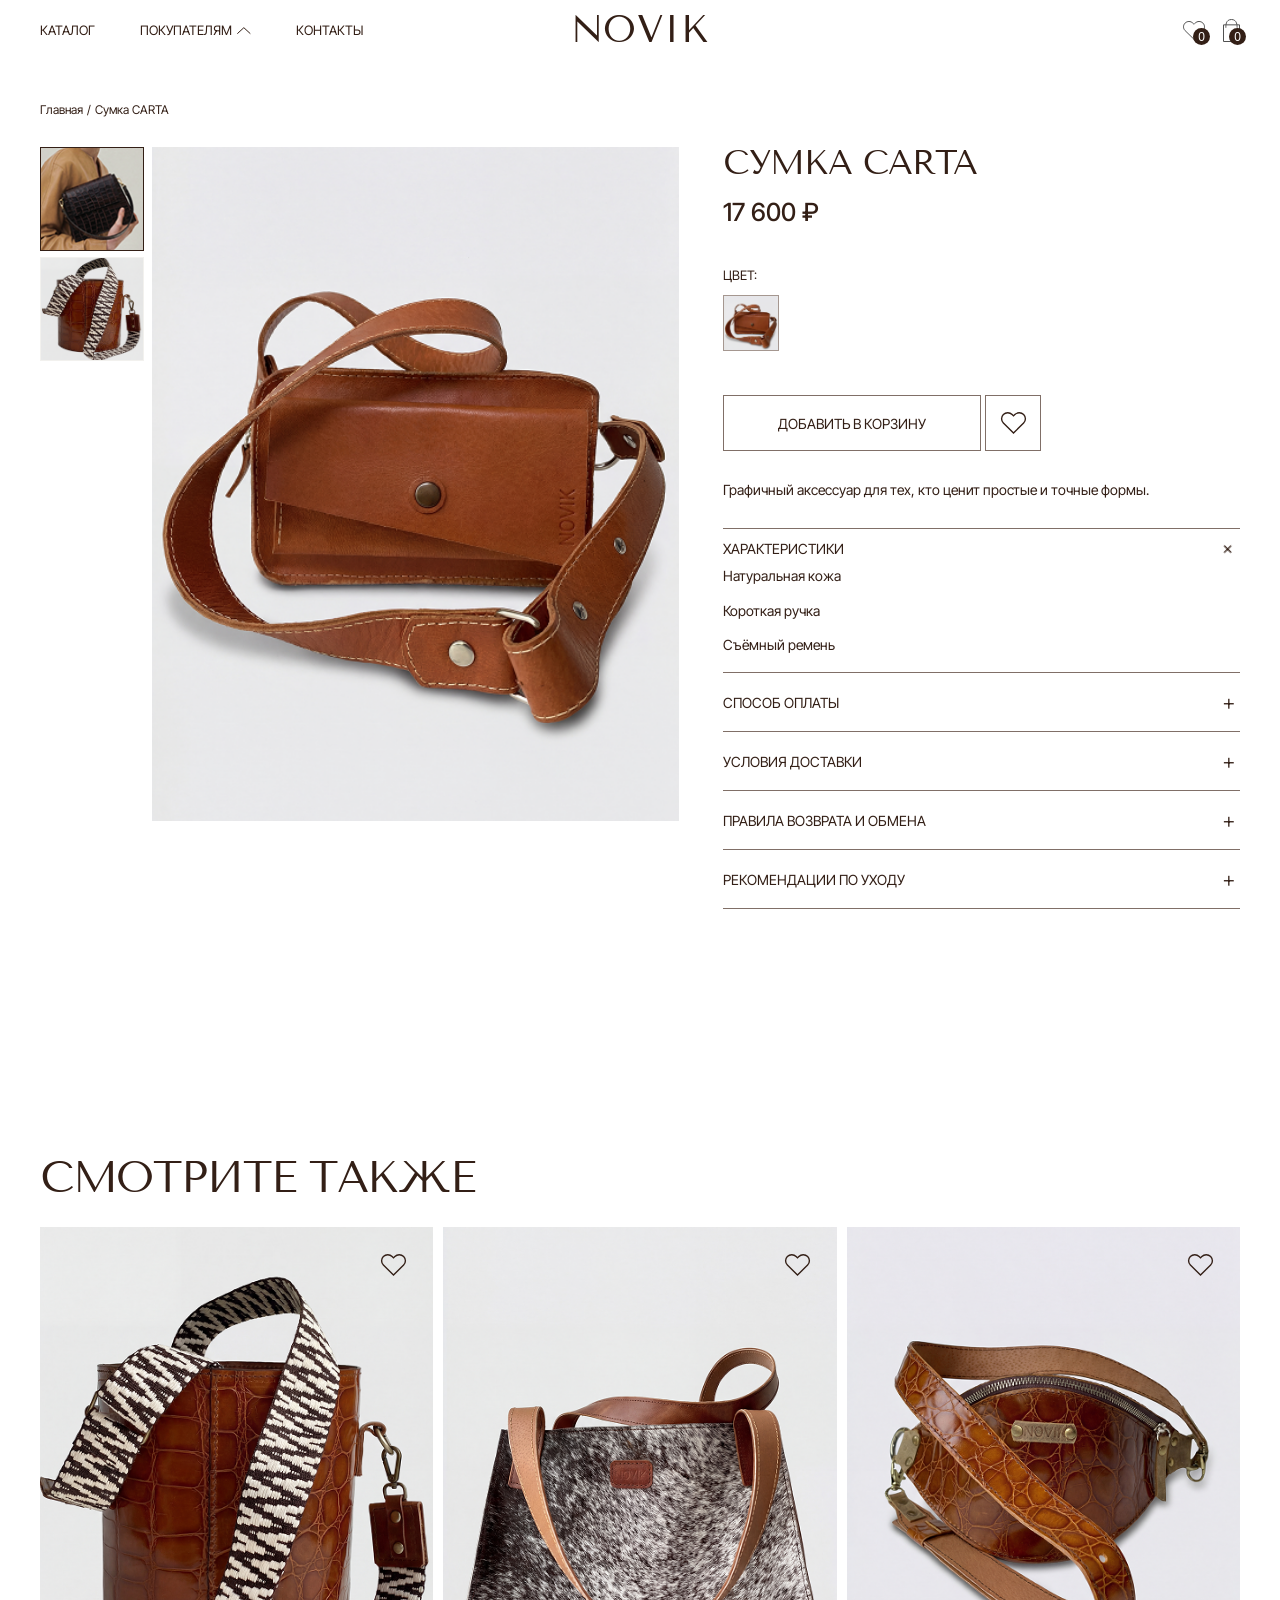
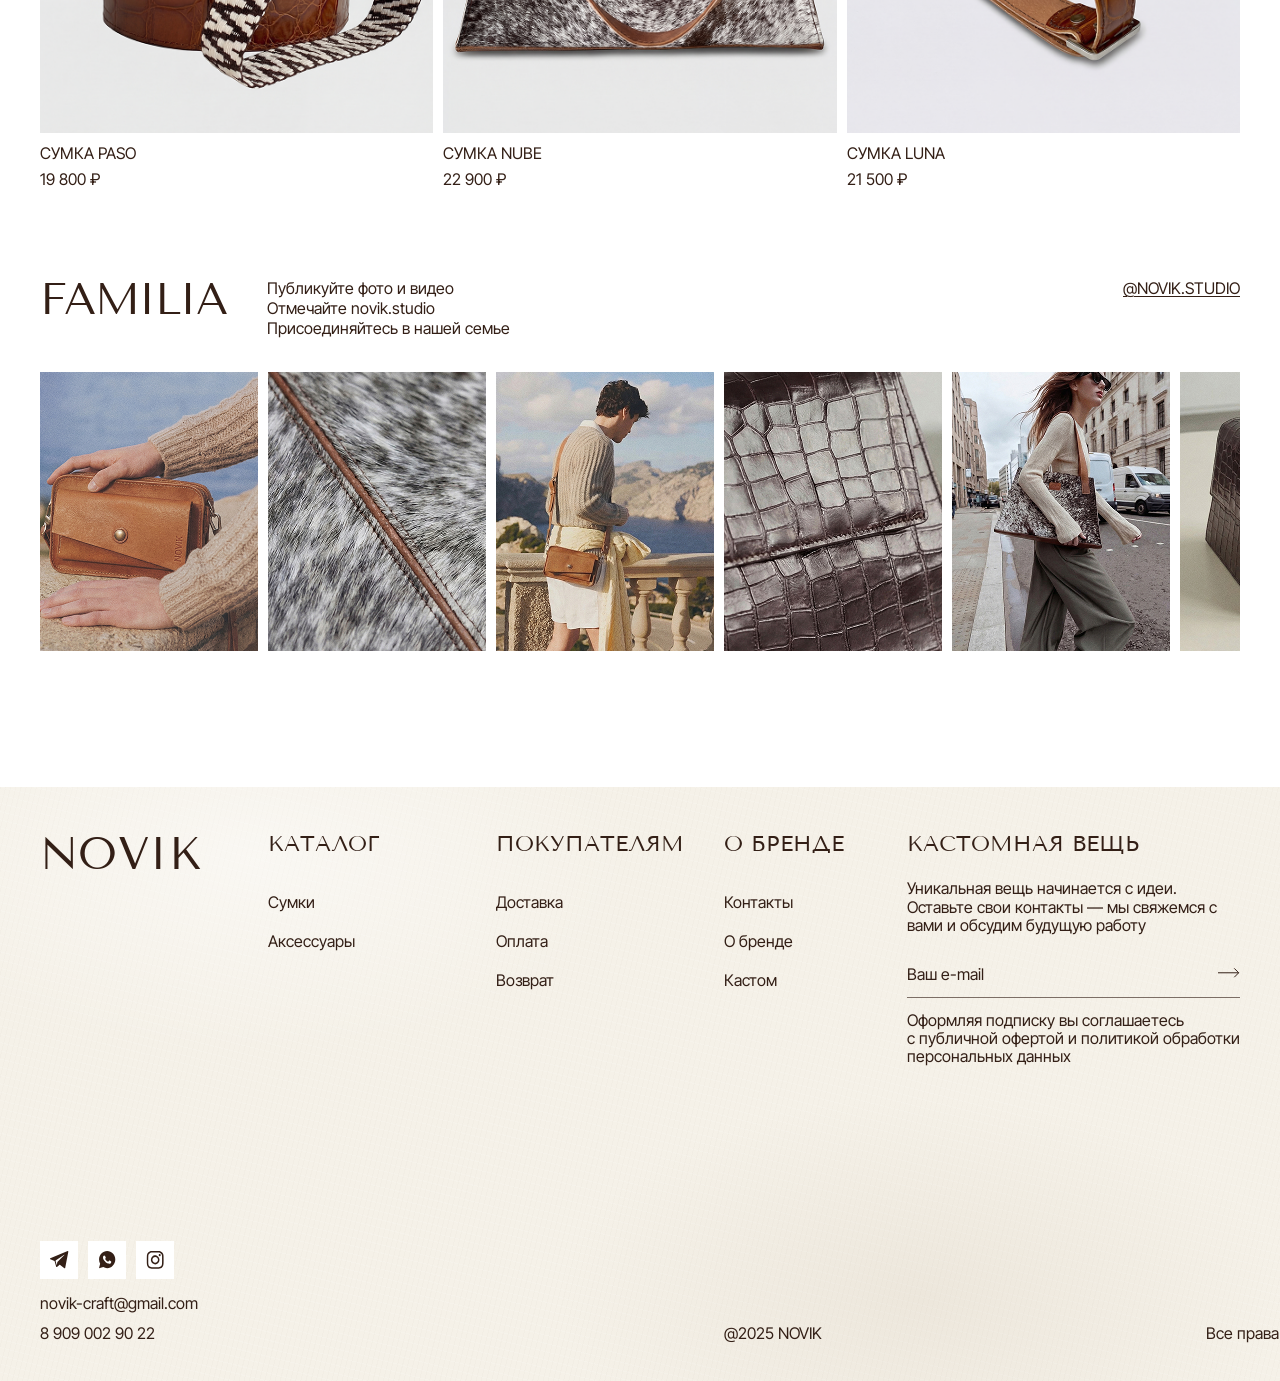
<file: catalog/carta/index.html>
<!DOCTYPE html><html lang="ru"><head><meta charset="utf-8"><link rel="icon" href="../../favicon.ico" type="image/x-icon"><meta name="viewport" content="width=device-width"><meta name="description" content="Сумка CARTA — NOVIK"><link rel="stylesheet" href="../../fonts/fonts.css"><title>Сумка CARTA — NOVIK</title><link rel="stylesheet" href="../../assets/FavoritesCartSidebar.cBLfcO94.css"><style>.familia-section[data-scope-tfskfanc]{color:#331f16;padding:var(--familia-padding-top,0px) 0 136px;background:#fff}.familia-section__inner[data-scope-tfskfanc]{width:min(1360px,100% - 80px);margin:0 auto}.familia-section__heading[data-scope-tfskfanc]{grid-template-columns:218px 1fr auto;align-items:start;column-gap:9px;margin-bottom:34px;display:grid}.familia-section[data-scope-tfskfanc] h2[data-scope-tfskfanc],.familia-section[data-scope-tfskfanc] p[data-scope-tfskfanc],.familia-section[data-scope-tfskfanc] a[data-scope-tfskfanc]{margin:0;font-family:Inter Tight,Arial,sans-serif;font-weight:400}.familia-section[data-scope-tfskfanc] h2[data-scope-tfskfanc]{letter-spacing:-.035em;font-family:Tenor Sans,Georgia,serif;font-size:44px;line-height:.98}.familia-section[data-scope-tfskfanc] p[data-scope-tfskfanc],.familia-section[data-scope-tfskfanc] a[data-scope-tfskfanc]{font-size:16px;line-height:20px}.familia-section[data-scope-tfskfanc] a[data-scope-tfskfanc]{color:inherit;text-underline-offset:2px;text-decoration:underline}.familia-section[data-scope-tfskfanc] a[data-scope-tfskfanc]:focus-visible{outline-offset:4px;outline:2px solid #331f16}.familia-section__gallery[data-scope-tfskfanc]{flex-wrap:nowrap;gap:10px;display:flex;overflow:hidden}.familia-section__gallery[data-scope-tfskfanc] img[data-scope-tfskfanc]{object-fit:cover;flex:0 0 218px;width:218px;height:279px;display:block}@media (width<=1199px){.familia-section[data-scope-tfskfanc]{padding-top:var(--familia-tablet-padding-top,var(--familia-padding-top,0px));padding-bottom:77px}.familia-section__inner[data-scope-tfskfanc]{width:auto;margin:0 47px}.familia-section__heading[data-scope-tfskfanc]{grid-template-columns:218px 1fr auto;margin-bottom:27px}.familia-section[data-scope-tfskfanc] h2[data-scope-tfskfanc]{font-size:44px}.familia-section__gallery[data-scope-tfskfanc]{gap:10px;overflow:hidden}.familia-section__gallery[data-scope-tfskfanc] img[data-scope-tfskfanc]{flex:0 0 calc(16.6667% - 8.33333px);width:calc(16.6667% - 8.33333px);height:209px}}@media (width<=596px){.familia-section[data-scope-tfskfanc]{padding-top:var(--familia-mobile-padding-top,var(--familia-tablet-padding-top,var(--familia-padding-top,0px)));padding-bottom:55px}.familia-section__inner[data-scope-tfskfanc]{margin:0 15px}.familia-section__heading[data-scope-tfskfanc]{grid-template-columns:1fr auto;gap:12px 10px;margin-bottom:22px;display:grid}.familia-section[data-scope-tfskfanc] h2[data-scope-tfskfanc]{grid-column:1;font-size:32px;line-height:1}.familia-section[data-scope-tfskfanc] p[data-scope-tfskfanc]{grid-column:1/-1;font-size:14px;line-height:16px}.familia-section[data-scope-tfskfanc] a[data-scope-tfskfanc]{grid-area:1/2;align-self:start;font-size:16px;line-height:20px}.familia-section__gallery[data-scope-tfskfanc]{scrollbar-width:none;overscroll-behavior-x:contain;-webkit-overflow-scrolling:touch;gap:8px;display:flex;overflow:auto hidden}.familia-section__gallery[data-scope-tfskfanc]::-webkit-scrollbar{display:none}.familia-section__gallery[data-scope-tfskfanc] img[data-scope-tfskfanc]{flex:0 0 80px;width:80px;height:103px}}@media (597px<=width<=768px){.familia-section__gallery[data-scope-tfskfanc] img[data-scope-tfskfanc]{flex:0 0 calc(16.6667% - 8.33333px);width:calc(16.6667% - 8.33333px);height:133px}}
.header-actions[data-scope-imljrn4e]{align-items:center;gap:18px;display:flex}.header-actions[data-scope-imljrn4e] .icon-button[data-scope-imljrn4e]{color:inherit;cursor:pointer;background:0 0;border:0;justify-content:center;align-items:center;padding:0;display:inline-flex;position:relative}.header-favorite[data-scope-imljrn4e]{width:22px;height:19px}.header-cart[data-scope-imljrn4e]{width:17px;height:23px}.header-favorite[data-scope-imljrn4e] img[data-scope-imljrn4e]{width:22px}.header-cart[data-scope-imljrn4e] img[data-scope-imljrn4e]{width:17px;height:23px}.header-actions__icon[data-scope-imljrn4e]{filter:brightness(0)saturate();opacity:.68}.store-count[data-scope-imljrn4e]{color:#fff;text-align:center;background:#331f16;border-radius:50%;place-items:center;width:17px;height:17px;padding:0;font-size:12px;line-height:1;display:grid;position:absolute}.favorite-count[data-scope-imljrn4e]{bottom:-5px;right:-5px}.cart-count[data-scope-imljrn4e]{bottom:-3px;right:-6px}.catalog-header.menu-is-open .header-actions__icon[data-scope-imljrn4e]{filter:none;opacity:1}.catalog-header.menu-is-open .store-count[data-scope-imljrn4e]{color:#5b473e;background:#fff}@media (width<=767px){.header-actions[data-scope-imljrn4e]{gap:0}.header-favorite{display:none!important}}
</style><link rel="stylesheet" href="../../assets/ProductPage.CTJHzDot.css"></head><body><header class="catalog-header" id="top" data-scope-eph2s77r><div class="catalog-header__inner" data-scope-eph2s77r><button class="menu-toggle" type="button" aria-label="Открыть меню" aria-expanded="false" aria-controls="mobile-menu" data-scope-eph2s77r><span data-scope-eph2s77r></span><span data-scope-eph2s77r></span><span data-scope-eph2s77r></span></button><nav class="site-desktop-nav site-desktop-nav--page" aria-label="Основная навигация"><a href="../../catalog/index.html">Каталог</a><div class="site-buyer-nav"><button class="site-buyer-toggle" type="button" aria-expanded="false" aria-controls="buyer-dropdown-page">Покупателям<svg class="site-buyer-arrow" width="14" height="8" viewBox="0 0 14 8" fill="none" aria-hidden="true"><path d="M13.3394 6.68042L6.83935 0.68042L0.339355 6.68042" stroke="currentColor"></path></svg></button><div class="site-buyer-dropdown" id="buyer-dropdown-page" aria-hidden="true"><a href="../../delivery/index.html">Доставка</a><a href="../../payment/index.html">Оплата</a><a href="../../returns/index.html">Возврат</a></div></div><a href="../../#contacts">Контакты</a></nav><a class="catalog-header__logo" href="../../index.html" aria-label="NOVIK, на главную" data-scope-eph2s77r>NOVIK</a><div class="catalog-header__actions header-actions" data-scope-imljrn4e><button class="icon-button header-favorite" type="button" data-sidebar-open="favorites" aria-label="Избранное" data-scope-imljrn4e><img class="header-actions__icon" src="../../hero/favorite.svg" alt="" data-scope-imljrn4e><span class="store-count favorite-count" data-favorites-count aria-hidden="true" data-scope-imljrn4e>0</span></button><button class="icon-button header-cart" type="button" data-sidebar-open="cart" aria-label="Корзина, 0 товаров" data-scope-imljrn4e><img class="header-actions__icon" src="../../hero/cart.svg" alt="" data-scope-imljrn4e><span class="store-count cart-count" data-store-count aria-hidden="true" data-scope-imljrn4e>0</span></button></div></div></header><aside class="mobile-menu" id="mobile-menu" data-mobile-menu data-root-selector=".catalog-header" aria-label="Меню сайта" aria-hidden="true" hidden><nav class="mobile-menu__content" aria-label="Мобильная навигация"><section class="mobile-menu__group mobile-menu__group--catalog"><h2>Каталог</h2><a href="../../catalog/index.html?category=bags">Сумки</a><a href="../../catalog/index.html?category=accessories">Аксессуары</a></section><section class="mobile-menu__group mobile-menu__group--buyers"><h2>Покупателям</h2><a href="../../delivery/index.html">Доставка</a><a href="../../payment/index.html">Оплата</a><a href="../../returns/index.html">Возврат</a></section><section class="mobile-menu__group mobile-menu__group--about"><h2>О бренде</h2><a href="../../#contacts">Контакты</a><a href="../../#about">О бренде</a><a href="#custom">Кастом</a></section></nav><div class="mobile-menu__socials" aria-label="Социальные сети"><a href="../../#telegram" aria-label="Telegram"><img src="../../hero/tg.svg" alt=""></a><a href="../../#whatsapp" aria-label="WhatsApp"><img src="../../hero/wp.svg" alt=""></a><a href="../../#instagram" aria-label="Instagram"><img src="../../hero/ig.svg" alt=""></a></div></aside><main class="catalog-page" data-scope-eph2s77r><section class="product-section" aria-labelledby="product-title" data-scope-eph2s77r><div class="catalog-container" data-scope-eph2s77r><nav class="breadcrumbs" aria-label="Хлебные крошки" data-scope-eph2s77r><a href="../../index.html" data-scope-eph2s77r>Главная</a><span data-scope-eph2s77r>/</span><span data-scope-eph2s77r>Сумка CARTA</span></nav><div class="product-layout" data-scope-eph2s77r><div class="product-gallery" data-product-gallery data-scope-eph2s77r><div class="product-gallery__thumbs" aria-label="Фотографии товара" data-scope-eph2s77r><button class="gallery-thumb is-active" type="button" data-gallery-src="../../catalog/rectangle-802.png" data-gallery-alt="CARTA — фото 2" aria-label="Показать фото 1" aria-current="true" data-scope-eph2s77r><img src="../../catalog/rectangle-802.png" alt="" data-scope-eph2s77r></button><button class="gallery-thumb" type="button" data-gallery-src="../../catalog/rectangle-815.png" data-gallery-alt="CARTA — фото 3" aria-label="Показать фото 2" data-scope-eph2s77r><img src="../../catalog/rectangle-815.png" alt="" data-scope-eph2s77r></button></div><figure class="product-gallery__main" data-scope-eph2s77r><img data-gallery-main src="../../catalog/rectangle-702.png" alt="CARTA — фото 1" data-scope-eph2s77r><button class="gallery-arrow gallery-arrow--previous" type="button" data-gallery-previous aria-label="Предыдущее фото" data-scope-eph2s77r>←</button><button class="gallery-arrow gallery-arrow--next" type="button" data-gallery-next aria-label="Следующее фото" data-scope-eph2s77r>→</button></figure></div><section class="product-info" aria-label="Информация о товаре" data-scope-eph2s77r><h1 id="product-title" data-scope-eph2s77r>СУМКА CARTA</h1><p class="product-price" data-scope-eph2s77r>17 600 ₽</p><div class="product-color" data-scope-eph2s77r><span data-scope-eph2s77r>ЦВЕТ:</span><button type="button" class="color-swatch" aria-label="Коричневый цвет, выбран" data-scope-eph2s77r><img src="../../catalog/rectangle-702.png" alt="" data-scope-eph2s77r></button></div><div class="product-actions" data-scope-eph2s77r><button class="add-to-cart" type="button" data-add-to-cart data-product-id="carta" data-product-name="СУМКА CARTA" data-product-price="17600" data-product-image="../../catalog/rectangle-702.png" data-product-alt="CARTA на светлом фоне" data-scope-eph2s77r>ДОБАВИТЬ В КОРЗИНУ</button><button class="icon-button product-favorite" type="button" data-product-id="carta" data-product-name="СУМКА CARTA" data-product-price="17600" data-product-image="../../catalog/rectangle-702.png" data-product-alt="CARTA на светлом фоне" aria-label="Добавить CARTA в избранное" aria-pressed="false" data-scope-eph2s77r><svg viewBox="0 0 22 19" aria-hidden="true" data-scope-eph2s77r><path d="M12.191 2.063a5.45 5.45 0 0 1 7.716 0 5.3 5.3 0 0 1 0 7.521L11 18.3 2.093 9.584a5.3 5.3 0 0 1 0-7.521 5.45 5.45 0 0 1 7.716 0L11 3.229z" data-scope-eph2s77r></path></svg></button></div><p class="product-description" data-scope-eph2s77r>Графичный аксессуар для тех, кто ценит простые и точные формы.</p><div class="product-accordions" data-scope-eph2s77r><section class="accordion-item is-open" data-scope-eph2s77r><h2 data-scope-eph2s77r><button class="accordion-trigger" type="button" aria-expanded="true" data-scope-eph2s77r><span data-scope-eph2s77r>ХАРАКТЕРИСТИКИ</span><span class="accordion-symbol" aria-hidden="true" data-scope-eph2s77r>+</span></button></h2><div class="accordion-content" data-scope-eph2s77r><div class="accordion-content__inner" data-scope-eph2s77r><p data-scope-eph2s77r>Натуральная кожа</p><p data-scope-eph2s77r>Короткая ручка</p><p data-scope-eph2s77r>Съёмный ремень</p></div></div></section><section class="accordion-item" data-scope-eph2s77r><h2 data-scope-eph2s77r><button class="accordion-trigger" type="button" aria-expanded="false" data-scope-eph2s77r><span data-scope-eph2s77r>СПОСОБ ОПЛАТЫ</span><span class="accordion-symbol" aria-hidden="true" data-scope-eph2s77r>+</span></button></h2><div class="accordion-content" hidden data-scope-eph2s77r><div class="accordion-content__inner" data-scope-eph2s77r><p data-scope-eph2s77r>Доступные способы оплаты отображаются при оформлении заказа.</p></div></div></section><section class="accordion-item" data-scope-eph2s77r><h2 data-scope-eph2s77r><button class="accordion-trigger" type="button" aria-expanded="false" data-scope-eph2s77r><span data-scope-eph2s77r>УСЛОВИЯ ДОСТАВКИ</span><span class="accordion-symbol" aria-hidden="true" data-scope-eph2s77r>+</span></button></h2><div class="accordion-content" hidden data-scope-eph2s77r><div class="accordion-content__inner" data-scope-eph2s77r><p data-scope-eph2s77r>Условия доставки и доступные варианты отображаются при оформлении заказа.</p></div></div></section><section class="accordion-item" data-scope-eph2s77r><h2 data-scope-eph2s77r><button class="accordion-trigger" type="button" aria-expanded="false" data-scope-eph2s77r><span data-scope-eph2s77r>ПРАВИЛА ВОЗВРАТА И ОБМЕНА</span><span class="accordion-symbol" aria-hidden="true" data-scope-eph2s77r>+</span></button></h2><div class="accordion-content" hidden data-scope-eph2s77r><div class="accordion-content__inner" data-scope-eph2s77r><p data-scope-eph2s77r>Возврат и обмен возможны в соответствии с действующими правилами магазина.</p></div></div></section><section class="accordion-item" data-scope-eph2s77r><h2 data-scope-eph2s77r><button class="accordion-trigger" type="button" aria-expanded="false" data-scope-eph2s77r><span data-scope-eph2s77r>РЕКОМЕНДАЦИИ ПО УХОДУ</span><span class="accordion-symbol" aria-hidden="true" data-scope-eph2s77r>+</span></button></h2><div class="accordion-content" hidden data-scope-eph2s77r><div class="accordion-content__inner" data-scope-eph2s77r><p data-scope-eph2s77r>Рекомендации по уходу зависят от материала и конструкции изделия. Подробные указания предоставляются вместе с заказом.</p></div></div></section></div></section></div></div></section><section class="recommendations catalog-container" aria-labelledby="recommendations-title" data-scope-eph2s77r><h2 id="recommendations-title" data-scope-eph2s77r>СМОТРИТЕ ТАКЖЕ</h2><div class="recommendations__grid" data-scope-eph2s77r><article class="recommendation-card" data-scope-eph2s77r><div class="recommendation-card__media" data-scope-eph2s77r><a href="../../catalog/paso/index.html" aria-label="Открыть товар PASO" data-scope-eph2s77r><img src="../../catalog/rectangle-700.png" alt="PASO на светлом фоне" loading="lazy" data-scope-eph2s77r></a><button class="icon-button recommendation-favorite" type="button" data-product-id="paso" data-product-name="СУМКА PASO" data-product-price="19800" data-product-image="../../catalog/rectangle-700.png" data-product-alt="PASO на светлом фоне" aria-label="Добавить PASO в избранное" aria-pressed="false" data-scope-eph2s77r><svg viewBox="0 0 22 19" aria-hidden="true" data-scope-eph2s77r><path d="M12.191 2.063a5.45 5.45 0 0 1 7.716 0 5.3 5.3 0 0 1 0 7.521L11 18.3 2.093 9.584a5.3 5.3 0 0 1 0-7.521 5.45 5.45 0 0 1 7.716 0L11 3.229z" data-scope-eph2s77r></path></svg></button></div><h3 data-scope-eph2s77r>СУМКА PASO</h3><p data-scope-eph2s77r>19 800 ₽</p></article><article class="recommendation-card" data-scope-eph2s77r><div class="recommendation-card__media" data-scope-eph2s77r><a href="../../catalog/nube/index.html" aria-label="Открыть товар NUBE" data-scope-eph2s77r><img src="../../catalog/rectangle-675.png" alt="NUBE на светлом фоне" loading="lazy" data-scope-eph2s77r></a><button class="icon-button recommendation-favorite" type="button" data-product-id="nube" data-product-name="СУМКА NUBE" data-product-price="22900" data-product-image="../../catalog/rectangle-675.png" data-product-alt="NUBE на светлом фоне" aria-label="Добавить NUBE в избранное" aria-pressed="false" data-scope-eph2s77r><svg viewBox="0 0 22 19" aria-hidden="true" data-scope-eph2s77r><path d="M12.191 2.063a5.45 5.45 0 0 1 7.716 0 5.3 5.3 0 0 1 0 7.521L11 18.3 2.093 9.584a5.3 5.3 0 0 1 0-7.521 5.45 5.45 0 0 1 7.716 0L11 3.229z" data-scope-eph2s77r></path></svg></button></div><h3 data-scope-eph2s77r>СУМКА NUBE</h3><p data-scope-eph2s77r>22 900 ₽</p></article><article class="recommendation-card" data-scope-eph2s77r><div class="recommendation-card__media" data-scope-eph2s77r><a href="../../catalog/luna/index.html" aria-label="Открыть товар LUNA" data-scope-eph2s77r><img src="../../catalog/rectangle-673.png" alt="LUNA на светлом фоне" loading="lazy" data-scope-eph2s77r></a><button class="icon-button recommendation-favorite" type="button" data-product-id="luna" data-product-name="СУМКА LUNA" data-product-price="21500" data-product-image="../../catalog/rectangle-673.png" data-product-alt="LUNA на светлом фоне" aria-label="Добавить LUNA в избранное" aria-pressed="false" data-scope-eph2s77r><svg viewBox="0 0 22 19" aria-hidden="true" data-scope-eph2s77r><path d="M12.191 2.063a5.45 5.45 0 0 1 7.716 0 5.3 5.3 0 0 1 0 7.521L11 18.3 2.093 9.584a5.3 5.3 0 0 1 0-7.521 5.45 5.45 0 0 1 7.716 0L11 3.229z" data-scope-eph2s77r></path></svg></button></div><h3 data-scope-eph2s77r>СУМКА LUNA</h3><p data-scope-eph2s77r>21 500 ₽</p></article></div></section><section class="familia-section product-familia" id="familia" aria-labelledby="familia-title" style="--familia-padding-top: 91px; --familia-tablet-padding-top: 76px; --familia-mobile-padding-top: 76px;" data-scope-tfskfanc><div class="familia-section__inner" data-scope-tfskfanc><div class="familia-section__heading" data-scope-tfskfanc><h2 id="familia-title" data-scope-tfskfanc>FAMILIA</h2><p data-scope-tfskfanc>Публикуйте фото и видео<br data-scope-tfskfanc>Отмечайте novik.studio<br data-scope-tfskfanc>Присоединяйтесь в нашей семье<br data-scope-tfskfanc></p><a href="#instagram" data-scope-tfskfanc>@NOVIK.STUDIO</a></div><div class="familia-section__gallery" aria-label="Фотографии сообщества NOVIK" data-scope-tfskfanc><img src="../../familia/rectangle-685.jpg" alt="Коричневая сумка NOVIK в руках" loading="lazy" data-scope-tfskfanc><img src="../../familia/rectangle-690.png" alt="Фактура меха и кожаного шва сумки NOVIK" loading="lazy" data-scope-tfskfanc><img src="../../familia/rectangle-687.jpg" alt="Сумка NOVIK на фоне моря" loading="lazy" data-scope-tfskfanc><img src="../../familia/rectangle-686.jpg" alt="Фактура кожи сумки NOVIK" loading="lazy" data-scope-tfskfanc><img src="../../familia/rectangle-689.jpg" alt="Образ с сумкой NOVIK на городской улице" loading="lazy" data-scope-tfskfanc><img src="../../familia/rectangle-688.png" alt="Чёрная кожаная сумка NOVIK" loading="lazy" data-scope-tfskfanc></div></div></section></main><aside class="store-sidebar" data-store-sidebar aria-hidden="true" hidden><button class="store-sidebar__backdrop" type="button" data-sidebar-close aria-label="Закрыть панель"></button><section class="store-sidebar__panel" role="dialog" aria-modal="true" aria-labelledby="sidebar-title" tabindex="-1"><div class="store-sidebar__header"><h2 id="sidebar-title" data-sidebar-title>ИЗБРАННОЕ</h2><button class="store-sidebar__close" type="button" data-sidebar-close aria-label="Закрыть панель">×</button></div><div class="store-sidebar__content"><p class="store-sidebar__empty" data-sidebar-empty>Здесь пока ничего нет</p><div class="store-sidebar__list" data-sidebar-list></div></div><div class="store-sidebar__total" data-sidebar-total hidden><span>ИТОГО</span><strong data-sidebar-total-value></strong><a class="store-sidebar__checkout" href="../../checkout/index.html">К ОФОРМЛЕНИЮ</a></div></section></aside><footer class="site-footer" aria-label="Подвал сайта" data-scope-jo6i4kqk><div class="site-footer__inner" data-scope-jo6i4kqk><div class="site-footer__top" data-scope-jo6i4kqk><a class="site-footer__logo" href="#top" aria-label="NOVIK, на главную" data-scope-jo6i4kqk>NOVIK</a><div class="site-footer__socials" aria-label="Социальные сети" data-scope-jo6i4kqk><a href="#telegram" aria-label="Telegram" data-scope-jo6i4kqk><img src="../../hero/tg.svg" alt="" data-scope-jo6i4kqk></a><a href="#whatsapp" aria-label="WhatsApp" data-scope-jo6i4kqk><img src="../../hero/wp.svg" alt="" data-scope-jo6i4kqk></a><a href="#instagram" aria-label="Instagram" data-scope-jo6i4kqk><img src="../../hero/ig.svg" alt="" data-scope-jo6i4kqk></a></div><address class="site-footer__contacts" id="contacts" data-scope-jo6i4kqk><a href="mailto:novik-craft@gmail.com" data-scope-jo6i4kqk>novik-craft@gmail.com</a><a href="tel:+79090029022" data-scope-jo6i4kqk>8 909 002 90 22</a></address><nav class="site-footer__nav site-footer__nav--catalog" aria-labelledby="footer-catalog-title" data-scope-jo6i4kqk><h2 id="footer-catalog-title" data-scope-jo6i4kqk>Каталог</h2><a href="../../catalog/index.html?category=bags" data-scope-jo6i4kqk>Сумки</a><a href="../../catalog/index.html?category=accessories" data-scope-jo6i4kqk>Аксессуары</a></nav><nav class="site-footer__nav site-footer__nav--buyers" aria-labelledby="footer-buyers-title" data-scope-jo6i4kqk><h2 id="footer-buyers-title" data-scope-jo6i4kqk>Покупателям</h2><a href="../../delivery/index.html" data-scope-jo6i4kqk>Доставка</a><a href="../../payment/index.html" data-scope-jo6i4kqk>Оплата</a><a href="../../returns/index.html" data-scope-jo6i4kqk>Возврат</a></nav><nav class="site-footer__nav site-footer__nav--about" aria-labelledby="footer-about-title" data-scope-jo6i4kqk><h2 id="footer-about-title" data-scope-jo6i4kqk>О бренде</h2><a href="#contacts" data-scope-jo6i4kqk>Контакты</a><a href="#about" data-scope-jo6i4kqk>О бренде</a><a href="#custom" data-scope-jo6i4kqk>Кастом</a></nav><section class="site-footer__custom" id="custom" aria-labelledby="footer-custom-title" data-scope-jo6i4kqk><h2 id="footer-custom-title" data-scope-jo6i4kqk>Кастомная вещь</h2><p data-scope-jo6i4kqk>Уникальная вещь начинается с идеи.<br data-scope-jo6i4kqk>Оставьте свои контакты — мы свяжемся с вами и обсудим будущую работу<br data-scope-jo6i4kqk></p><form class="site-footer__form" id="footer-subscribe-form"  method="post" data-scope-jo6i4kqk><label class="visually-hidden" for="footer-email" data-scope-jo6i4kqk>Ваш e-mail</label><div class="site-footer__input-wrap" data-scope-jo6i4kqk><input id="footer-email" name="email" type="email" autocomplete="email" placeholder="Ваш e-mail" required aria-required="true" aria-describedby="footer-email-error" data-scope-jo6i4kqk><button type="submit" aria-label="Отправить email" data-scope-jo6i4kqk><img src="../../hero/footer-arrow.svg" alt="" data-scope-jo6i4kqk></button></div><p class="site-footer__form-error" id="footer-email-error" role="alert" aria-live="polite" data-scope-jo6i4kqk></p><small data-scope-jo6i4kqk>Оформляя подписку вы соглашаетесь<br data-scope-jo6i4kqk>с публичной офертой и политикой обработки<br data-scope-jo6i4kqk>персональных данных<br data-scope-jo6i4kqk></small></form></section></div><div class="site-footer__bottom" data-scope-jo6i4kqk><span data-scope-jo6i4kqk>@2025 NOVIK</span><span data-scope-jo6i4kqk>Все права защищены</span></div></div></footer><div class="custom-request-modal" id="custom-request-modal" hidden aria-hidden="true" data-scope-jo6i4kqk><div class="custom-request-modal__backdrop" data-custom-modal-close data-scope-jo6i4kqk></div><section class="custom-request-modal__dialog" role="dialog" aria-modal="true" aria-labelledby="custom-request-modal-title" aria-describedby="custom-request-modal-description" tabindex="-1" data-scope-jo6i4kqk><button class="custom-request-modal__close" type="button" data-custom-modal-close aria-label="Закрыть окно" data-scope-jo6i4kqk>×</button><div class="custom-request-modal__check" aria-hidden="true" data-scope-jo6i4kqk><svg viewBox="0 0 76 76" focusable="false" data-scope-jo6i4kqk><circle cx="38" cy="38" r="31" data-scope-jo6i4kqk></circle><path d="M21 38 33 50 57 26" data-scope-jo6i4kqk></path></svg></div><h2 id="custom-request-modal-title" data-scope-jo6i4kqk>Спасибо!</h2><p id="custom-request-modal-description" data-scope-jo6i4kqk>Демонстрация: заявка не отправлена.</p></section></div><script>window.NOVIK_ROOT=new URL("../../",document.baseURI).href; document.querySelectorAll('[data-product-image]').forEach(function(el){el.dataset.productImage=new URL(el.dataset.productImage,document.baseURI).href});</script><script>
(()=>{document.querySelectorAll(`.site-desktop-nav`).forEach(e=>{if(e.dataset.initialized===`true`)return;e.dataset.initialized=`true`;let t=Array.from(e.querySelectorAll(`.site-buyer-nav`)),n=Array.from(e.querySelectorAll(`.site-buyer-subnav`)),r=(e,t)=>{let n=e.querySelector(`.site-buyer-toggle`),r=e.querySelector(`.site-buyer-dropdown`);!n||!r||(e.classList.toggle(`is-open`,t),n.setAttribute(`aria-expanded`,String(t)),r.setAttribute(`aria-hidden`,String(!t)))},i=(e,t)=>{let n=e.querySelector(`.site-buyer-subtoggle`),r=e.querySelector(`.site-buyer-subdropdown`);!n||!r||(e.classList.toggle(`is-open`,t),n.setAttribute(`aria-expanded`,String(t)),r.setAttribute(`aria-hidden`,String(!t)))},a=()=>{n.forEach(e=>i(e,!1))},o=(e=!1)=>{a(),t.forEach(t=>{r(t,!1),e&&t.querySelector(`.site-buyer-toggle`)?.blur()})};t.forEach(e=>{let t=e.querySelector(`.site-buyer-toggle`);t&&t.addEventListener(`click`,()=>{let n=t.getAttribute(`aria-expanded`)!==`true`;o(),r(e,n)})}),n.forEach(e=>{e.addEventListener(`mouseenter`,()=>{n.forEach(t=>{t!==e&&i(t,!1)}),i(e,!0)}),e.addEventListener(`mouseleave`,()=>{e.contains(document.activeElement)||i(e,!1)}),e.addEventListener(`focusin`,()=>{n.forEach(t=>{t!==e&&i(t,!1)}),i(e,!0)}),e.addEventListener(`focusout`,t=>{let n=t.relatedTarget;(!n||!e.contains(n))&&i(e,!1)})}),document.addEventListener(`click`,t=>{if(!e.contains(t.target)){o();let t=document.activeElement;t&&e.contains(t)&&t.blur()}}),document.addEventListener(`keydown`,t=>{if(t.key===`Escape`){o(!0);let t=document.activeElement;t&&e.contains(t)&&t.blur()}})});
})();
</script><script>
(()=>{document.querySelectorAll(`[data-mobile-menu]`).forEach(e=>{if(e.dataset.initialized===`true`)return;e.dataset.initialized=`true`;let t=document.querySelector(`[aria-controls="${e.id}"]`),n=e.dataset.rootSelector,r=n?document.querySelector(n):null,i,a=n=>{if(!t)return;if(i!==void 0&&(window.clearTimeout(i),i=void 0),r?.classList.toggle(`menu-is-open`,n),t.setAttribute(`aria-expanded`,String(n)),t.setAttribute(`aria-label`,n?`Закрыть меню`:`Открыть меню`),e.setAttribute(`aria-hidden`,String(!n)),document.body.classList.toggle(`menu-lock`,n),n){e.hidden=!1,e.classList.remove(`is-open`),requestAnimationFrame(()=>{t.getAttribute(`aria-expanded`)===`true`&&e.classList.add(`is-open`)});return}e.classList.remove(`is-open`);let a=window.matchMedia(`(prefers-reduced-motion: reduce)`).matches;i=window.setTimeout(()=>{e.hidden=!0,i=void 0},a?0:420)};t?.addEventListener(`click`,()=>{a(t.getAttribute(`aria-expanded`)!==`true`)}),e.querySelectorAll(`a`).forEach(e=>{e.addEventListener(`click`,()=>a(!1))}),document.addEventListener(`keydown`,e=>{e.key===`Escape`&&t?.getAttribute(`aria-expanded`)===`true`&&a(!1)})});
})();
</script><script src="../../assets/ProductPage.DhsL-UVR.js"></script><script src="../../assets/FavoritesCartSidebar.B6Jwl61F.js"></script><script>
(()=>{var e=document.querySelector(`#footer-subscribe-form`),t=document.querySelector(`#footer-email`),n=e?.querySelector(`button[type="submit"]`),r=document.querySelector(`#footer-email-error`),i=document.querySelector(`#custom-request-modal`),a=i?.querySelector(`.custom-request-modal__dialog`),o=i?.querySelectorAll(`[data-custom-modal-close]`),s,c=null;document.activeElement===t&&t?.blur();var l=()=>{if(!i||i.hidden)return;s!==void 0&&window.clearTimeout(s),s=void 0,i.classList.remove(`is-open`),i.setAttribute(`aria-hidden`,`true`);let e=window.matchMedia(`(prefers-reduced-motion: reduce)`).matches;window.setTimeout(()=>{i.classList.contains(`is-open`)||(i.hidden=!0)},e?0:240),(c??t)?.focus(),c=null};o?.forEach(e=>e.addEventListener(`click`,l)),a?.addEventListener(`keydown`,e=>{if(e.key===`Escape`){e.preventDefault(),l();return}if(e.key!==`Tab`)return;let t=Array.from(a.querySelectorAll(`button, [href], input, select, textarea, [tabindex]:not([tabindex="-1"])`)).filter(e=>!e.hasAttribute(`disabled`));if(t.length===0){e.preventDefault(),a.focus();return}let n=t[0],r=t[t.length-1];e.shiftKey&&document.activeElement===n?(e.preventDefault(),r.focus()):!e.shiftKey&&document.activeElement===r&&(e.preventDefault(),n.focus())}),e?.addEventListener(`submit`,async i=>{if(i.preventDefault(),!(!t||!n||!t.reportValidity())){n.disabled=!0,r?.replaceChildren();try{t.value=``,e.dispatchEvent(new CustomEvent(`custom-request:success`))}catch{r&&(r.textContent=`Не удалось отправить заявку. Попробуйте позже.`)}finally{n.disabled=!1}}}),t?.addEventListener(`input`,()=>r?.replaceChildren()),e?.addEventListener(`custom-request:success`,()=>{!i||!a||(s!==void 0&&window.clearTimeout(s),c=document.activeElement instanceof HTMLElement?document.activeElement:t,i.hidden=!1,i.setAttribute(`aria-hidden`,`false`),i.classList.remove(`is-open`),requestAnimationFrame(()=>i.classList.add(`is-open`)),o?.[1]?.focus(),s=window.setTimeout(l,3e3))});
})();
</script></body></html>
</file>
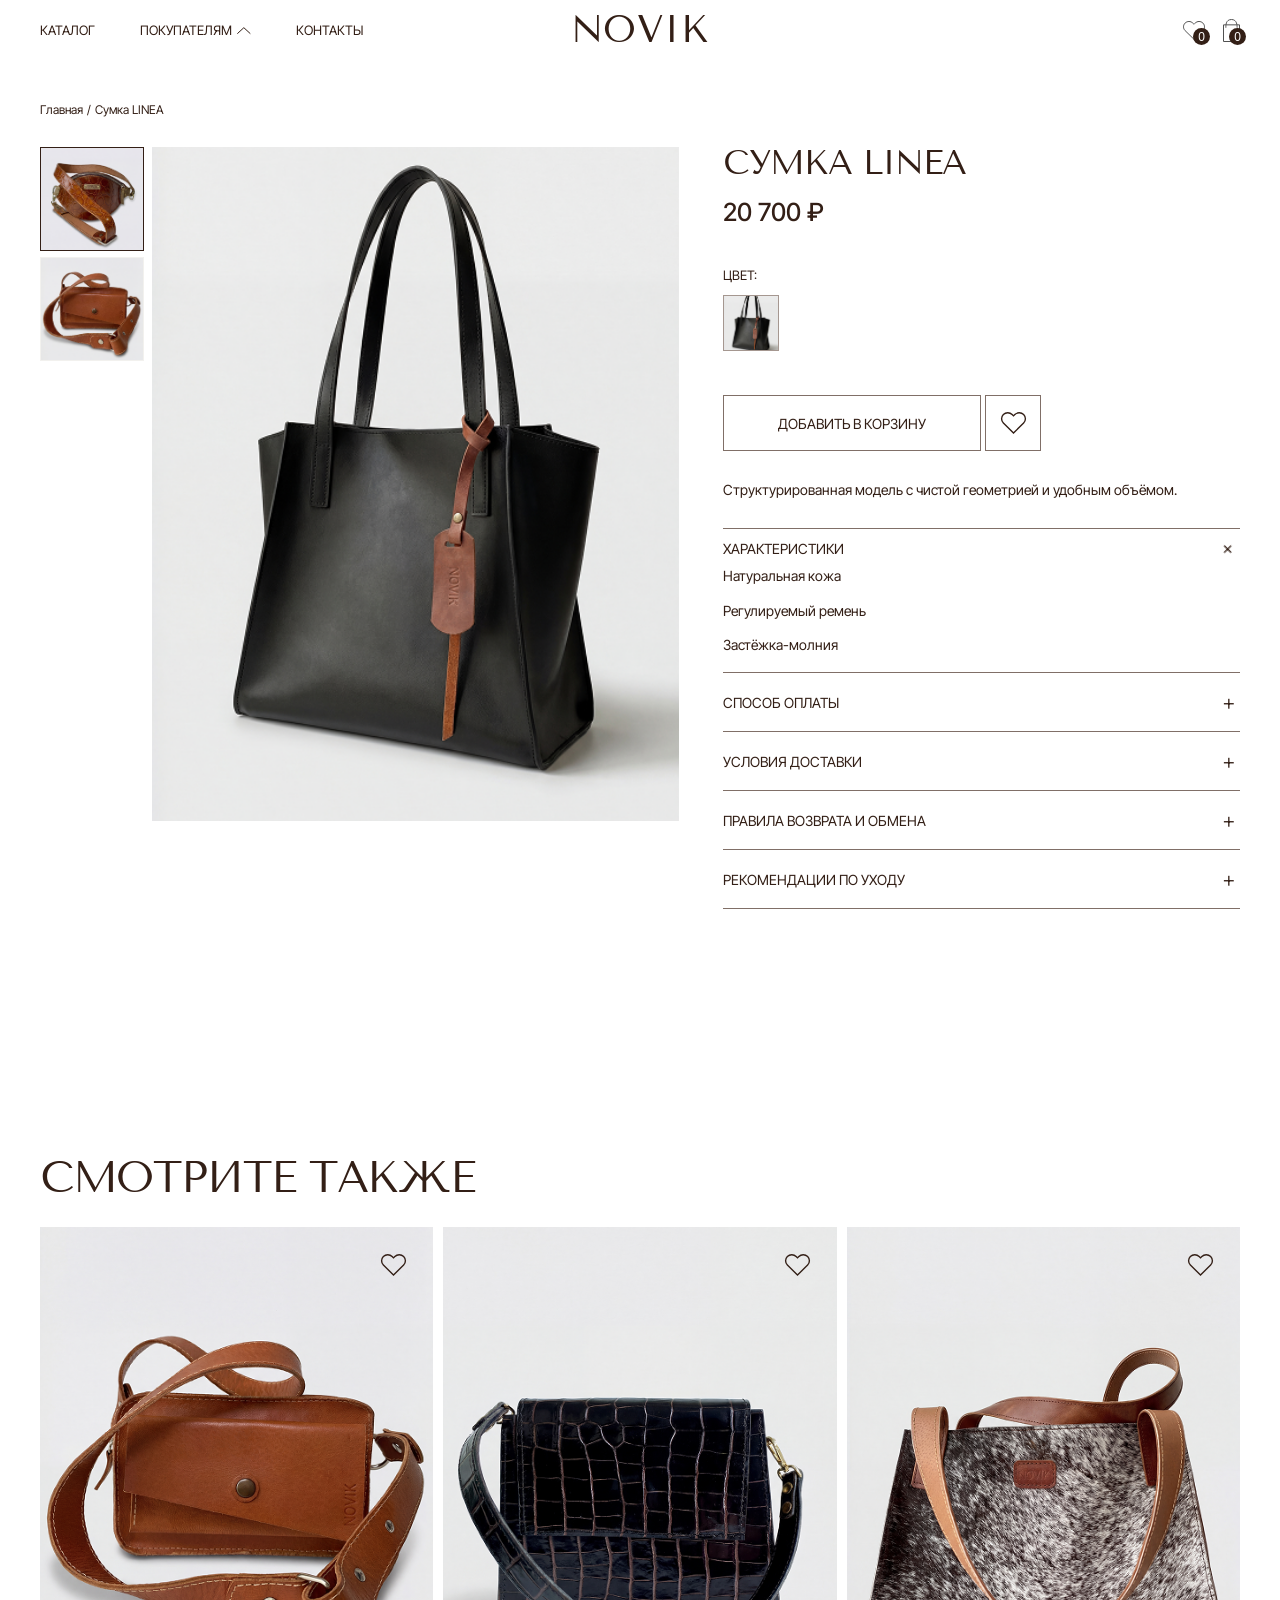
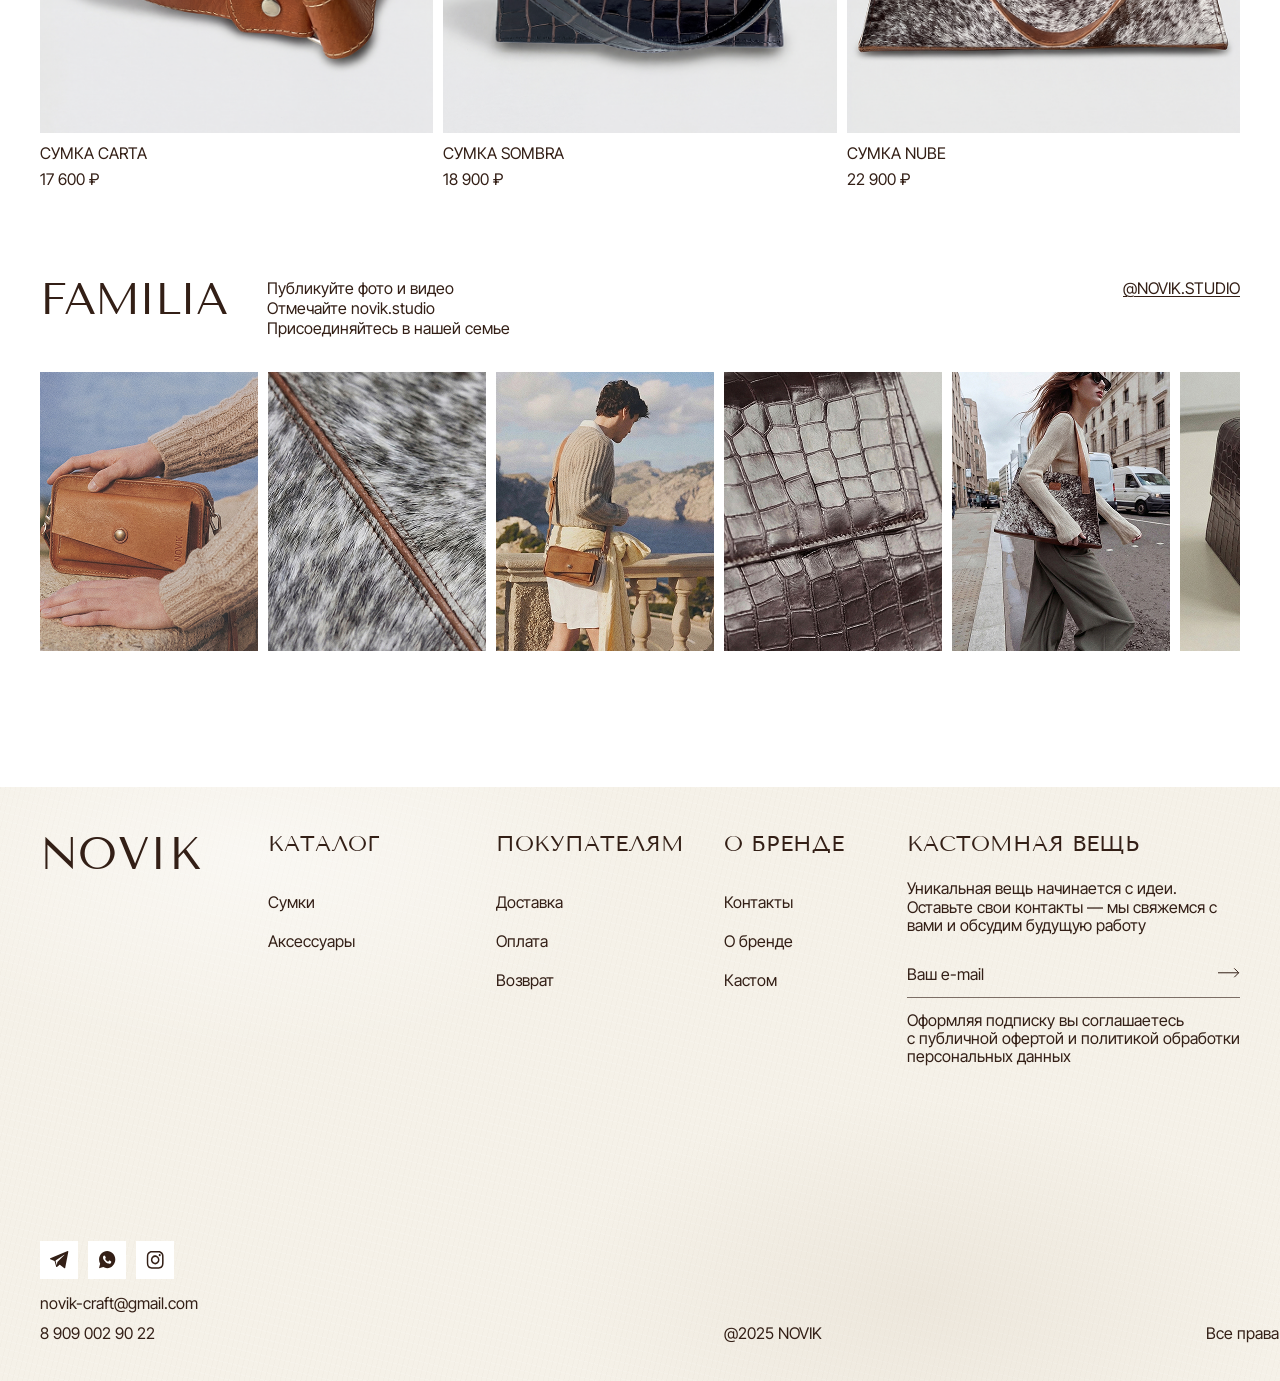
<file: catalog/linea/index.html>
<!DOCTYPE html><html lang="ru"><head><meta charset="utf-8"><link rel="icon" href="../../favicon.ico" type="image/x-icon"><meta name="viewport" content="width=device-width"><meta name="description" content="Сумка LINEA — NOVIK"><link rel="stylesheet" href="../../fonts/fonts.css"><title>Сумка LINEA — NOVIK</title><link rel="stylesheet" href="../../assets/FavoritesCartSidebar.cBLfcO94.css"><style>.familia-section[data-scope-tfskfanc]{color:#331f16;padding:var(--familia-padding-top,0px) 0 136px;background:#fff}.familia-section__inner[data-scope-tfskfanc]{width:min(1360px,100% - 80px);margin:0 auto}.familia-section__heading[data-scope-tfskfanc]{grid-template-columns:218px 1fr auto;align-items:start;column-gap:9px;margin-bottom:34px;display:grid}.familia-section[data-scope-tfskfanc] h2[data-scope-tfskfanc],.familia-section[data-scope-tfskfanc] p[data-scope-tfskfanc],.familia-section[data-scope-tfskfanc] a[data-scope-tfskfanc]{margin:0;font-family:Inter Tight,Arial,sans-serif;font-weight:400}.familia-section[data-scope-tfskfanc] h2[data-scope-tfskfanc]{letter-spacing:-.035em;font-family:Tenor Sans,Georgia,serif;font-size:44px;line-height:.98}.familia-section[data-scope-tfskfanc] p[data-scope-tfskfanc],.familia-section[data-scope-tfskfanc] a[data-scope-tfskfanc]{font-size:16px;line-height:20px}.familia-section[data-scope-tfskfanc] a[data-scope-tfskfanc]{color:inherit;text-underline-offset:2px;text-decoration:underline}.familia-section[data-scope-tfskfanc] a[data-scope-tfskfanc]:focus-visible{outline-offset:4px;outline:2px solid #331f16}.familia-section__gallery[data-scope-tfskfanc]{flex-wrap:nowrap;gap:10px;display:flex;overflow:hidden}.familia-section__gallery[data-scope-tfskfanc] img[data-scope-tfskfanc]{object-fit:cover;flex:0 0 218px;width:218px;height:279px;display:block}@media (width<=1199px){.familia-section[data-scope-tfskfanc]{padding-top:var(--familia-tablet-padding-top,var(--familia-padding-top,0px));padding-bottom:77px}.familia-section__inner[data-scope-tfskfanc]{width:auto;margin:0 47px}.familia-section__heading[data-scope-tfskfanc]{grid-template-columns:218px 1fr auto;margin-bottom:27px}.familia-section[data-scope-tfskfanc] h2[data-scope-tfskfanc]{font-size:44px}.familia-section__gallery[data-scope-tfskfanc]{gap:10px;overflow:hidden}.familia-section__gallery[data-scope-tfskfanc] img[data-scope-tfskfanc]{flex:0 0 calc(16.6667% - 8.33333px);width:calc(16.6667% - 8.33333px);height:209px}}@media (width<=596px){.familia-section[data-scope-tfskfanc]{padding-top:var(--familia-mobile-padding-top,var(--familia-tablet-padding-top,var(--familia-padding-top,0px)));padding-bottom:55px}.familia-section__inner[data-scope-tfskfanc]{margin:0 15px}.familia-section__heading[data-scope-tfskfanc]{grid-template-columns:1fr auto;gap:12px 10px;margin-bottom:22px;display:grid}.familia-section[data-scope-tfskfanc] h2[data-scope-tfskfanc]{grid-column:1;font-size:32px;line-height:1}.familia-section[data-scope-tfskfanc] p[data-scope-tfskfanc]{grid-column:1/-1;font-size:14px;line-height:16px}.familia-section[data-scope-tfskfanc] a[data-scope-tfskfanc]{grid-area:1/2;align-self:start;font-size:16px;line-height:20px}.familia-section__gallery[data-scope-tfskfanc]{scrollbar-width:none;overscroll-behavior-x:contain;-webkit-overflow-scrolling:touch;gap:8px;display:flex;overflow:auto hidden}.familia-section__gallery[data-scope-tfskfanc]::-webkit-scrollbar{display:none}.familia-section__gallery[data-scope-tfskfanc] img[data-scope-tfskfanc]{flex:0 0 80px;width:80px;height:103px}}@media (597px<=width<=768px){.familia-section__gallery[data-scope-tfskfanc] img[data-scope-tfskfanc]{flex:0 0 calc(16.6667% - 8.33333px);width:calc(16.6667% - 8.33333px);height:133px}}
.header-actions[data-scope-imljrn4e]{align-items:center;gap:18px;display:flex}.header-actions[data-scope-imljrn4e] .icon-button[data-scope-imljrn4e]{color:inherit;cursor:pointer;background:0 0;border:0;justify-content:center;align-items:center;padding:0;display:inline-flex;position:relative}.header-favorite[data-scope-imljrn4e]{width:22px;height:19px}.header-cart[data-scope-imljrn4e]{width:17px;height:23px}.header-favorite[data-scope-imljrn4e] img[data-scope-imljrn4e]{width:22px}.header-cart[data-scope-imljrn4e] img[data-scope-imljrn4e]{width:17px;height:23px}.header-actions__icon[data-scope-imljrn4e]{filter:brightness(0)saturate();opacity:.68}.store-count[data-scope-imljrn4e]{color:#fff;text-align:center;background:#331f16;border-radius:50%;place-items:center;width:17px;height:17px;padding:0;font-size:12px;line-height:1;display:grid;position:absolute}.favorite-count[data-scope-imljrn4e]{bottom:-5px;right:-5px}.cart-count[data-scope-imljrn4e]{bottom:-3px;right:-6px}.catalog-header.menu-is-open .header-actions__icon[data-scope-imljrn4e]{filter:none;opacity:1}.catalog-header.menu-is-open .store-count[data-scope-imljrn4e]{color:#5b473e;background:#fff}@media (width<=767px){.header-actions[data-scope-imljrn4e]{gap:0}.header-favorite{display:none!important}}
</style><link rel="stylesheet" href="../../assets/ProductPage.CTJHzDot.css"></head><body><header class="catalog-header" id="top" data-scope-eph2s77r><div class="catalog-header__inner" data-scope-eph2s77r><button class="menu-toggle" type="button" aria-label="Открыть меню" aria-expanded="false" aria-controls="mobile-menu" data-scope-eph2s77r><span data-scope-eph2s77r></span><span data-scope-eph2s77r></span><span data-scope-eph2s77r></span></button><nav class="site-desktop-nav site-desktop-nav--page" aria-label="Основная навигация"><a href="../../catalog/index.html">Каталог</a><div class="site-buyer-nav"><button class="site-buyer-toggle" type="button" aria-expanded="false" aria-controls="buyer-dropdown-page">Покупателям<svg class="site-buyer-arrow" width="14" height="8" viewBox="0 0 14 8" fill="none" aria-hidden="true"><path d="M13.3394 6.68042L6.83935 0.68042L0.339355 6.68042" stroke="currentColor"></path></svg></button><div class="site-buyer-dropdown" id="buyer-dropdown-page" aria-hidden="true"><a href="../../delivery/index.html">Доставка</a><a href="../../payment/index.html">Оплата</a><a href="../../returns/index.html">Возврат</a></div></div><a href="../../#contacts">Контакты</a></nav><a class="catalog-header__logo" href="../../index.html" aria-label="NOVIK, на главную" data-scope-eph2s77r>NOVIK</a><div class="catalog-header__actions header-actions" data-scope-imljrn4e><button class="icon-button header-favorite" type="button" data-sidebar-open="favorites" aria-label="Избранное" data-scope-imljrn4e><img class="header-actions__icon" src="../../hero/favorite.svg" alt="" data-scope-imljrn4e><span class="store-count favorite-count" data-favorites-count aria-hidden="true" data-scope-imljrn4e>0</span></button><button class="icon-button header-cart" type="button" data-sidebar-open="cart" aria-label="Корзина, 0 товаров" data-scope-imljrn4e><img class="header-actions__icon" src="../../hero/cart.svg" alt="" data-scope-imljrn4e><span class="store-count cart-count" data-store-count aria-hidden="true" data-scope-imljrn4e>0</span></button></div></div></header><aside class="mobile-menu" id="mobile-menu" data-mobile-menu data-root-selector=".catalog-header" aria-label="Меню сайта" aria-hidden="true" hidden><nav class="mobile-menu__content" aria-label="Мобильная навигация"><section class="mobile-menu__group mobile-menu__group--catalog"><h2>Каталог</h2><a href="../../catalog/index.html?category=bags">Сумки</a><a href="../../catalog/index.html?category=accessories">Аксессуары</a></section><section class="mobile-menu__group mobile-menu__group--buyers"><h2>Покупателям</h2><a href="../../delivery/index.html">Доставка</a><a href="../../payment/index.html">Оплата</a><a href="../../returns/index.html">Возврат</a></section><section class="mobile-menu__group mobile-menu__group--about"><h2>О бренде</h2><a href="../../#contacts">Контакты</a><a href="../../#about">О бренде</a><a href="#custom">Кастом</a></section></nav><div class="mobile-menu__socials" aria-label="Социальные сети"><a href="../../#telegram" aria-label="Telegram"><img src="../../hero/tg.svg" alt=""></a><a href="../../#whatsapp" aria-label="WhatsApp"><img src="../../hero/wp.svg" alt=""></a><a href="../../#instagram" aria-label="Instagram"><img src="../../hero/ig.svg" alt=""></a></div></aside><main class="catalog-page" data-scope-eph2s77r><section class="product-section" aria-labelledby="product-title" data-scope-eph2s77r><div class="catalog-container" data-scope-eph2s77r><nav class="breadcrumbs" aria-label="Хлебные крошки" data-scope-eph2s77r><a href="../../index.html" data-scope-eph2s77r>Главная</a><span data-scope-eph2s77r>/</span><span data-scope-eph2s77r>Сумка LINEA</span></nav><div class="product-layout" data-scope-eph2s77r><div class="product-gallery" data-product-gallery data-scope-eph2s77r><div class="product-gallery__thumbs" aria-label="Фотографии товара" data-scope-eph2s77r><button class="gallery-thumb is-active" type="button" data-gallery-src="../../catalog/rectangle-673.png" data-gallery-alt="LINEA — фото 2" aria-label="Показать фото 1" aria-current="true" data-scope-eph2s77r><img src="../../catalog/rectangle-673.png" alt="" data-scope-eph2s77r></button><button class="gallery-thumb" type="button" data-gallery-src="../../catalog/rectangle-702.png" data-gallery-alt="LINEA — фото 3" aria-label="Показать фото 2" data-scope-eph2s77r><img src="../../catalog/rectangle-702.png" alt="" data-scope-eph2s77r></button></div><figure class="product-gallery__main" data-scope-eph2s77r><img data-gallery-main src="../../catalog/rectangle-677.png" alt="LINEA — фото 1" data-scope-eph2s77r><button class="gallery-arrow gallery-arrow--previous" type="button" data-gallery-previous aria-label="Предыдущее фото" data-scope-eph2s77r>←</button><button class="gallery-arrow gallery-arrow--next" type="button" data-gallery-next aria-label="Следующее фото" data-scope-eph2s77r>→</button></figure></div><section class="product-info" aria-label="Информация о товаре" data-scope-eph2s77r><h1 id="product-title" data-scope-eph2s77r>СУМКА LINEA</h1><p class="product-price" data-scope-eph2s77r>20 700 ₽</p><div class="product-color" data-scope-eph2s77r><span data-scope-eph2s77r>ЦВЕТ:</span><button type="button" class="color-swatch" aria-label="Коричневый цвет, выбран" data-scope-eph2s77r><img src="../../catalog/rectangle-677.png" alt="" data-scope-eph2s77r></button></div><div class="product-actions" data-scope-eph2s77r><button class="add-to-cart" type="button" data-add-to-cart data-product-id="linea" data-product-name="СУМКА LINEA" data-product-price="20700" data-product-image="../../catalog/rectangle-677.png" data-product-alt="LINEA на светлом фоне" data-scope-eph2s77r>ДОБАВИТЬ В КОРЗИНУ</button><button class="icon-button product-favorite" type="button" data-product-id="linea" data-product-name="СУМКА LINEA" data-product-price="20700" data-product-image="../../catalog/rectangle-677.png" data-product-alt="LINEA на светлом фоне" aria-label="Добавить LINEA в избранное" aria-pressed="false" data-scope-eph2s77r><svg viewBox="0 0 22 19" aria-hidden="true" data-scope-eph2s77r><path d="M12.191 2.063a5.45 5.45 0 0 1 7.716 0 5.3 5.3 0 0 1 0 7.521L11 18.3 2.093 9.584a5.3 5.3 0 0 1 0-7.521 5.45 5.45 0 0 1 7.716 0L11 3.229z" data-scope-eph2s77r></path></svg></button></div><p class="product-description" data-scope-eph2s77r>Структурированная модель с чистой геометрией и удобным объёмом.</p><div class="product-accordions" data-scope-eph2s77r><section class="accordion-item is-open" data-scope-eph2s77r><h2 data-scope-eph2s77r><button class="accordion-trigger" type="button" aria-expanded="true" data-scope-eph2s77r><span data-scope-eph2s77r>ХАРАКТЕРИСТИКИ</span><span class="accordion-symbol" aria-hidden="true" data-scope-eph2s77r>+</span></button></h2><div class="accordion-content" data-scope-eph2s77r><div class="accordion-content__inner" data-scope-eph2s77r><p data-scope-eph2s77r>Натуральная кожа</p><p data-scope-eph2s77r>Регулируемый ремень</p><p data-scope-eph2s77r>Застёжка-молния</p></div></div></section><section class="accordion-item" data-scope-eph2s77r><h2 data-scope-eph2s77r><button class="accordion-trigger" type="button" aria-expanded="false" data-scope-eph2s77r><span data-scope-eph2s77r>СПОСОБ ОПЛАТЫ</span><span class="accordion-symbol" aria-hidden="true" data-scope-eph2s77r>+</span></button></h2><div class="accordion-content" hidden data-scope-eph2s77r><div class="accordion-content__inner" data-scope-eph2s77r><p data-scope-eph2s77r>Доступные способы оплаты отображаются при оформлении заказа.</p></div></div></section><section class="accordion-item" data-scope-eph2s77r><h2 data-scope-eph2s77r><button class="accordion-trigger" type="button" aria-expanded="false" data-scope-eph2s77r><span data-scope-eph2s77r>УСЛОВИЯ ДОСТАВКИ</span><span class="accordion-symbol" aria-hidden="true" data-scope-eph2s77r>+</span></button></h2><div class="accordion-content" hidden data-scope-eph2s77r><div class="accordion-content__inner" data-scope-eph2s77r><p data-scope-eph2s77r>Условия доставки и доступные варианты отображаются при оформлении заказа.</p></div></div></section><section class="accordion-item" data-scope-eph2s77r><h2 data-scope-eph2s77r><button class="accordion-trigger" type="button" aria-expanded="false" data-scope-eph2s77r><span data-scope-eph2s77r>ПРАВИЛА ВОЗВРАТА И ОБМЕНА</span><span class="accordion-symbol" aria-hidden="true" data-scope-eph2s77r>+</span></button></h2><div class="accordion-content" hidden data-scope-eph2s77r><div class="accordion-content__inner" data-scope-eph2s77r><p data-scope-eph2s77r>Возврат и обмен возможны в соответствии с действующими правилами магазина.</p></div></div></section><section class="accordion-item" data-scope-eph2s77r><h2 data-scope-eph2s77r><button class="accordion-trigger" type="button" aria-expanded="false" data-scope-eph2s77r><span data-scope-eph2s77r>РЕКОМЕНДАЦИИ ПО УХОДУ</span><span class="accordion-symbol" aria-hidden="true" data-scope-eph2s77r>+</span></button></h2><div class="accordion-content" hidden data-scope-eph2s77r><div class="accordion-content__inner" data-scope-eph2s77r><p data-scope-eph2s77r>Рекомендации по уходу зависят от материала и конструкции изделия. Подробные указания предоставляются вместе с заказом.</p></div></div></section></div></section></div></div></section><section class="recommendations catalog-container" aria-labelledby="recommendations-title" data-scope-eph2s77r><h2 id="recommendations-title" data-scope-eph2s77r>СМОТРИТЕ ТАКЖЕ</h2><div class="recommendations__grid" data-scope-eph2s77r><article class="recommendation-card" data-scope-eph2s77r><div class="recommendation-card__media" data-scope-eph2s77r><a href="../../catalog/carta/index.html" aria-label="Открыть товар CARTA" data-scope-eph2s77r><img src="../../catalog/rectangle-702.png" alt="CARTA на светлом фоне" loading="lazy" data-scope-eph2s77r></a><button class="icon-button recommendation-favorite" type="button" data-product-id="carta" data-product-name="СУМКА CARTA" data-product-price="17600" data-product-image="../../catalog/rectangle-702.png" data-product-alt="CARTA на светлом фоне" aria-label="Добавить CARTA в избранное" aria-pressed="false" data-scope-eph2s77r><svg viewBox="0 0 22 19" aria-hidden="true" data-scope-eph2s77r><path d="M12.191 2.063a5.45 5.45 0 0 1 7.716 0 5.3 5.3 0 0 1 0 7.521L11 18.3 2.093 9.584a5.3 5.3 0 0 1 0-7.521 5.45 5.45 0 0 1 7.716 0L11 3.229z" data-scope-eph2s77r></path></svg></button></div><h3 data-scope-eph2s77r>СУМКА CARTA</h3><p data-scope-eph2s77r>17 600 ₽</p></article><article class="recommendation-card" data-scope-eph2s77r><div class="recommendation-card__media" data-scope-eph2s77r><a href="../../catalog/sombra/index.html" aria-label="Открыть товар SOMBRA" data-scope-eph2s77r><img src="../../catalog/rectangle-821.png" alt="SOMBRA на светлом фоне" loading="lazy" data-scope-eph2s77r></a><button class="icon-button recommendation-favorite" type="button" data-product-id="sombra" data-product-name="СУМКА SOMBRA" data-product-price="18900" data-product-image="../../catalog/rectangle-821.png" data-product-alt="SOMBRA на светлом фоне" aria-label="Добавить SOMBRA в избранное" aria-pressed="false" data-scope-eph2s77r><svg viewBox="0 0 22 19" aria-hidden="true" data-scope-eph2s77r><path d="M12.191 2.063a5.45 5.45 0 0 1 7.716 0 5.3 5.3 0 0 1 0 7.521L11 18.3 2.093 9.584a5.3 5.3 0 0 1 0-7.521 5.45 5.45 0 0 1 7.716 0L11 3.229z" data-scope-eph2s77r></path></svg></button></div><h3 data-scope-eph2s77r>СУМКА SOMBRA</h3><p data-scope-eph2s77r>18 900 ₽</p></article><article class="recommendation-card" data-scope-eph2s77r><div class="recommendation-card__media" data-scope-eph2s77r><a href="../../catalog/nube/index.html" aria-label="Открыть товар NUBE" data-scope-eph2s77r><img src="../../catalog/rectangle-675.png" alt="NUBE на светлом фоне" loading="lazy" data-scope-eph2s77r></a><button class="icon-button recommendation-favorite" type="button" data-product-id="nube" data-product-name="СУМКА NUBE" data-product-price="22900" data-product-image="../../catalog/rectangle-675.png" data-product-alt="NUBE на светлом фоне" aria-label="Добавить NUBE в избранное" aria-pressed="false" data-scope-eph2s77r><svg viewBox="0 0 22 19" aria-hidden="true" data-scope-eph2s77r><path d="M12.191 2.063a5.45 5.45 0 0 1 7.716 0 5.3 5.3 0 0 1 0 7.521L11 18.3 2.093 9.584a5.3 5.3 0 0 1 0-7.521 5.45 5.45 0 0 1 7.716 0L11 3.229z" data-scope-eph2s77r></path></svg></button></div><h3 data-scope-eph2s77r>СУМКА NUBE</h3><p data-scope-eph2s77r>22 900 ₽</p></article></div></section><section class="familia-section product-familia" id="familia" aria-labelledby="familia-title" style="--familia-padding-top: 91px; --familia-tablet-padding-top: 76px; --familia-mobile-padding-top: 76px;" data-scope-tfskfanc><div class="familia-section__inner" data-scope-tfskfanc><div class="familia-section__heading" data-scope-tfskfanc><h2 id="familia-title" data-scope-tfskfanc>FAMILIA</h2><p data-scope-tfskfanc>Публикуйте фото и видео<br data-scope-tfskfanc>Отмечайте novik.studio<br data-scope-tfskfanc>Присоединяйтесь в нашей семье<br data-scope-tfskfanc></p><a href="#instagram" data-scope-tfskfanc>@NOVIK.STUDIO</a></div><div class="familia-section__gallery" aria-label="Фотографии сообщества NOVIK" data-scope-tfskfanc><img src="../../familia/rectangle-685.jpg" alt="Коричневая сумка NOVIK в руках" loading="lazy" data-scope-tfskfanc><img src="../../familia/rectangle-690.png" alt="Фактура меха и кожаного шва сумки NOVIK" loading="lazy" data-scope-tfskfanc><img src="../../familia/rectangle-687.jpg" alt="Сумка NOVIK на фоне моря" loading="lazy" data-scope-tfskfanc><img src="../../familia/rectangle-686.jpg" alt="Фактура кожи сумки NOVIK" loading="lazy" data-scope-tfskfanc><img src="../../familia/rectangle-689.jpg" alt="Образ с сумкой NOVIK на городской улице" loading="lazy" data-scope-tfskfanc><img src="../../familia/rectangle-688.png" alt="Чёрная кожаная сумка NOVIK" loading="lazy" data-scope-tfskfanc></div></div></section></main><aside class="store-sidebar" data-store-sidebar aria-hidden="true" hidden><button class="store-sidebar__backdrop" type="button" data-sidebar-close aria-label="Закрыть панель"></button><section class="store-sidebar__panel" role="dialog" aria-modal="true" aria-labelledby="sidebar-title" tabindex="-1"><div class="store-sidebar__header"><h2 id="sidebar-title" data-sidebar-title>ИЗБРАННОЕ</h2><button class="store-sidebar__close" type="button" data-sidebar-close aria-label="Закрыть панель">×</button></div><div class="store-sidebar__content"><p class="store-sidebar__empty" data-sidebar-empty>Здесь пока ничего нет</p><div class="store-sidebar__list" data-sidebar-list></div></div><div class="store-sidebar__total" data-sidebar-total hidden><span>ИТОГО</span><strong data-sidebar-total-value></strong><a class="store-sidebar__checkout" href="../../checkout/index.html">К ОФОРМЛЕНИЮ</a></div></section></aside><footer class="site-footer" aria-label="Подвал сайта" data-scope-jo6i4kqk><div class="site-footer__inner" data-scope-jo6i4kqk><div class="site-footer__top" data-scope-jo6i4kqk><a class="site-footer__logo" href="#top" aria-label="NOVIK, на главную" data-scope-jo6i4kqk>NOVIK</a><div class="site-footer__socials" aria-label="Социальные сети" data-scope-jo6i4kqk><a href="#telegram" aria-label="Telegram" data-scope-jo6i4kqk><img src="../../hero/tg.svg" alt="" data-scope-jo6i4kqk></a><a href="#whatsapp" aria-label="WhatsApp" data-scope-jo6i4kqk><img src="../../hero/wp.svg" alt="" data-scope-jo6i4kqk></a><a href="#instagram" aria-label="Instagram" data-scope-jo6i4kqk><img src="../../hero/ig.svg" alt="" data-scope-jo6i4kqk></a></div><address class="site-footer__contacts" id="contacts" data-scope-jo6i4kqk><a href="mailto:novik-craft@gmail.com" data-scope-jo6i4kqk>novik-craft@gmail.com</a><a href="tel:+79090029022" data-scope-jo6i4kqk>8 909 002 90 22</a></address><nav class="site-footer__nav site-footer__nav--catalog" aria-labelledby="footer-catalog-title" data-scope-jo6i4kqk><h2 id="footer-catalog-title" data-scope-jo6i4kqk>Каталог</h2><a href="../../catalog/index.html?category=bags" data-scope-jo6i4kqk>Сумки</a><a href="../../catalog/index.html?category=accessories" data-scope-jo6i4kqk>Аксессуары</a></nav><nav class="site-footer__nav site-footer__nav--buyers" aria-labelledby="footer-buyers-title" data-scope-jo6i4kqk><h2 id="footer-buyers-title" data-scope-jo6i4kqk>Покупателям</h2><a href="../../delivery/index.html" data-scope-jo6i4kqk>Доставка</a><a href="../../payment/index.html" data-scope-jo6i4kqk>Оплата</a><a href="../../returns/index.html" data-scope-jo6i4kqk>Возврат</a></nav><nav class="site-footer__nav site-footer__nav--about" aria-labelledby="footer-about-title" data-scope-jo6i4kqk><h2 id="footer-about-title" data-scope-jo6i4kqk>О бренде</h2><a href="#contacts" data-scope-jo6i4kqk>Контакты</a><a href="#about" data-scope-jo6i4kqk>О бренде</a><a href="#custom" data-scope-jo6i4kqk>Кастом</a></nav><section class="site-footer__custom" id="custom" aria-labelledby="footer-custom-title" data-scope-jo6i4kqk><h2 id="footer-custom-title" data-scope-jo6i4kqk>Кастомная вещь</h2><p data-scope-jo6i4kqk>Уникальная вещь начинается с идеи.<br data-scope-jo6i4kqk>Оставьте свои контакты — мы свяжемся с вами и обсудим будущую работу<br data-scope-jo6i4kqk></p><form class="site-footer__form" id="footer-subscribe-form"  method="post" data-scope-jo6i4kqk><label class="visually-hidden" for="footer-email" data-scope-jo6i4kqk>Ваш e-mail</label><div class="site-footer__input-wrap" data-scope-jo6i4kqk><input id="footer-email" name="email" type="email" autocomplete="email" placeholder="Ваш e-mail" required aria-required="true" aria-describedby="footer-email-error" data-scope-jo6i4kqk><button type="submit" aria-label="Отправить email" data-scope-jo6i4kqk><img src="../../hero/footer-arrow.svg" alt="" data-scope-jo6i4kqk></button></div><p class="site-footer__form-error" id="footer-email-error" role="alert" aria-live="polite" data-scope-jo6i4kqk></p><small data-scope-jo6i4kqk>Оформляя подписку вы соглашаетесь<br data-scope-jo6i4kqk>с публичной офертой и политикой обработки<br data-scope-jo6i4kqk>персональных данных<br data-scope-jo6i4kqk></small></form></section></div><div class="site-footer__bottom" data-scope-jo6i4kqk><span data-scope-jo6i4kqk>@2025 NOVIK</span><span data-scope-jo6i4kqk>Все права защищены</span></div></div></footer><div class="custom-request-modal" id="custom-request-modal" hidden aria-hidden="true" data-scope-jo6i4kqk><div class="custom-request-modal__backdrop" data-custom-modal-close data-scope-jo6i4kqk></div><section class="custom-request-modal__dialog" role="dialog" aria-modal="true" aria-labelledby="custom-request-modal-title" aria-describedby="custom-request-modal-description" tabindex="-1" data-scope-jo6i4kqk><button class="custom-request-modal__close" type="button" data-custom-modal-close aria-label="Закрыть окно" data-scope-jo6i4kqk>×</button><div class="custom-request-modal__check" aria-hidden="true" data-scope-jo6i4kqk><svg viewBox="0 0 76 76" focusable="false" data-scope-jo6i4kqk><circle cx="38" cy="38" r="31" data-scope-jo6i4kqk></circle><path d="M21 38 33 50 57 26" data-scope-jo6i4kqk></path></svg></div><h2 id="custom-request-modal-title" data-scope-jo6i4kqk>Спасибо!</h2><p id="custom-request-modal-description" data-scope-jo6i4kqk>Демонстрация: заявка не отправлена.</p></section></div><script>window.NOVIK_ROOT=new URL("../../",document.baseURI).href; document.querySelectorAll('[data-product-image]').forEach(function(el){el.dataset.productImage=new URL(el.dataset.productImage,document.baseURI).href});</script><script>
(()=>{document.querySelectorAll(`.site-desktop-nav`).forEach(e=>{if(e.dataset.initialized===`true`)return;e.dataset.initialized=`true`;let t=Array.from(e.querySelectorAll(`.site-buyer-nav`)),n=Array.from(e.querySelectorAll(`.site-buyer-subnav`)),r=(e,t)=>{let n=e.querySelector(`.site-buyer-toggle`),r=e.querySelector(`.site-buyer-dropdown`);!n||!r||(e.classList.toggle(`is-open`,t),n.setAttribute(`aria-expanded`,String(t)),r.setAttribute(`aria-hidden`,String(!t)))},i=(e,t)=>{let n=e.querySelector(`.site-buyer-subtoggle`),r=e.querySelector(`.site-buyer-subdropdown`);!n||!r||(e.classList.toggle(`is-open`,t),n.setAttribute(`aria-expanded`,String(t)),r.setAttribute(`aria-hidden`,String(!t)))},a=()=>{n.forEach(e=>i(e,!1))},o=(e=!1)=>{a(),t.forEach(t=>{r(t,!1),e&&t.querySelector(`.site-buyer-toggle`)?.blur()})};t.forEach(e=>{let t=e.querySelector(`.site-buyer-toggle`);t&&t.addEventListener(`click`,()=>{let n=t.getAttribute(`aria-expanded`)!==`true`;o(),r(e,n)})}),n.forEach(e=>{e.addEventListener(`mouseenter`,()=>{n.forEach(t=>{t!==e&&i(t,!1)}),i(e,!0)}),e.addEventListener(`mouseleave`,()=>{e.contains(document.activeElement)||i(e,!1)}),e.addEventListener(`focusin`,()=>{n.forEach(t=>{t!==e&&i(t,!1)}),i(e,!0)}),e.addEventListener(`focusout`,t=>{let n=t.relatedTarget;(!n||!e.contains(n))&&i(e,!1)})}),document.addEventListener(`click`,t=>{if(!e.contains(t.target)){o();let t=document.activeElement;t&&e.contains(t)&&t.blur()}}),document.addEventListener(`keydown`,t=>{if(t.key===`Escape`){o(!0);let t=document.activeElement;t&&e.contains(t)&&t.blur()}})});
})();
</script><script>
(()=>{document.querySelectorAll(`[data-mobile-menu]`).forEach(e=>{if(e.dataset.initialized===`true`)return;e.dataset.initialized=`true`;let t=document.querySelector(`[aria-controls="${e.id}"]`),n=e.dataset.rootSelector,r=n?document.querySelector(n):null,i,a=n=>{if(!t)return;if(i!==void 0&&(window.clearTimeout(i),i=void 0),r?.classList.toggle(`menu-is-open`,n),t.setAttribute(`aria-expanded`,String(n)),t.setAttribute(`aria-label`,n?`Закрыть меню`:`Открыть меню`),e.setAttribute(`aria-hidden`,String(!n)),document.body.classList.toggle(`menu-lock`,n),n){e.hidden=!1,e.classList.remove(`is-open`),requestAnimationFrame(()=>{t.getAttribute(`aria-expanded`)===`true`&&e.classList.add(`is-open`)});return}e.classList.remove(`is-open`);let a=window.matchMedia(`(prefers-reduced-motion: reduce)`).matches;i=window.setTimeout(()=>{e.hidden=!0,i=void 0},a?0:420)};t?.addEventListener(`click`,()=>{a(t.getAttribute(`aria-expanded`)!==`true`)}),e.querySelectorAll(`a`).forEach(e=>{e.addEventListener(`click`,()=>a(!1))}),document.addEventListener(`keydown`,e=>{e.key===`Escape`&&t?.getAttribute(`aria-expanded`)===`true`&&a(!1)})});
})();
</script><script src="../../assets/ProductPage.DhsL-UVR.js"></script><script src="../../assets/FavoritesCartSidebar.B6Jwl61F.js"></script><script>
(()=>{var e=document.querySelector(`#footer-subscribe-form`),t=document.querySelector(`#footer-email`),n=e?.querySelector(`button[type="submit"]`),r=document.querySelector(`#footer-email-error`),i=document.querySelector(`#custom-request-modal`),a=i?.querySelector(`.custom-request-modal__dialog`),o=i?.querySelectorAll(`[data-custom-modal-close]`),s,c=null;document.activeElement===t&&t?.blur();var l=()=>{if(!i||i.hidden)return;s!==void 0&&window.clearTimeout(s),s=void 0,i.classList.remove(`is-open`),i.setAttribute(`aria-hidden`,`true`);let e=window.matchMedia(`(prefers-reduced-motion: reduce)`).matches;window.setTimeout(()=>{i.classList.contains(`is-open`)||(i.hidden=!0)},e?0:240),(c??t)?.focus(),c=null};o?.forEach(e=>e.addEventListener(`click`,l)),a?.addEventListener(`keydown`,e=>{if(e.key===`Escape`){e.preventDefault(),l();return}if(e.key!==`Tab`)return;let t=Array.from(a.querySelectorAll(`button, [href], input, select, textarea, [tabindex]:not([tabindex="-1"])`)).filter(e=>!e.hasAttribute(`disabled`));if(t.length===0){e.preventDefault(),a.focus();return}let n=t[0],r=t[t.length-1];e.shiftKey&&document.activeElement===n?(e.preventDefault(),r.focus()):!e.shiftKey&&document.activeElement===r&&(e.preventDefault(),n.focus())}),e?.addEventListener(`submit`,async i=>{if(i.preventDefault(),!(!t||!n||!t.reportValidity())){n.disabled=!0,r?.replaceChildren();try{t.value=``,e.dispatchEvent(new CustomEvent(`custom-request:success`))}catch{r&&(r.textContent=`Не удалось отправить заявку. Попробуйте позже.`)}finally{n.disabled=!1}}}),t?.addEventListener(`input`,()=>r?.replaceChildren()),e?.addEventListener(`custom-request:success`,()=>{!i||!a||(s!==void 0&&window.clearTimeout(s),c=document.activeElement instanceof HTMLElement?document.activeElement:t,i.hidden=!1,i.setAttribute(`aria-hidden`,`false`),i.classList.remove(`is-open`),requestAnimationFrame(()=>i.classList.add(`is-open`)),o?.[1]?.focus(),s=window.setTimeout(l,3e3))});
})();
</script></body></html>
</file>
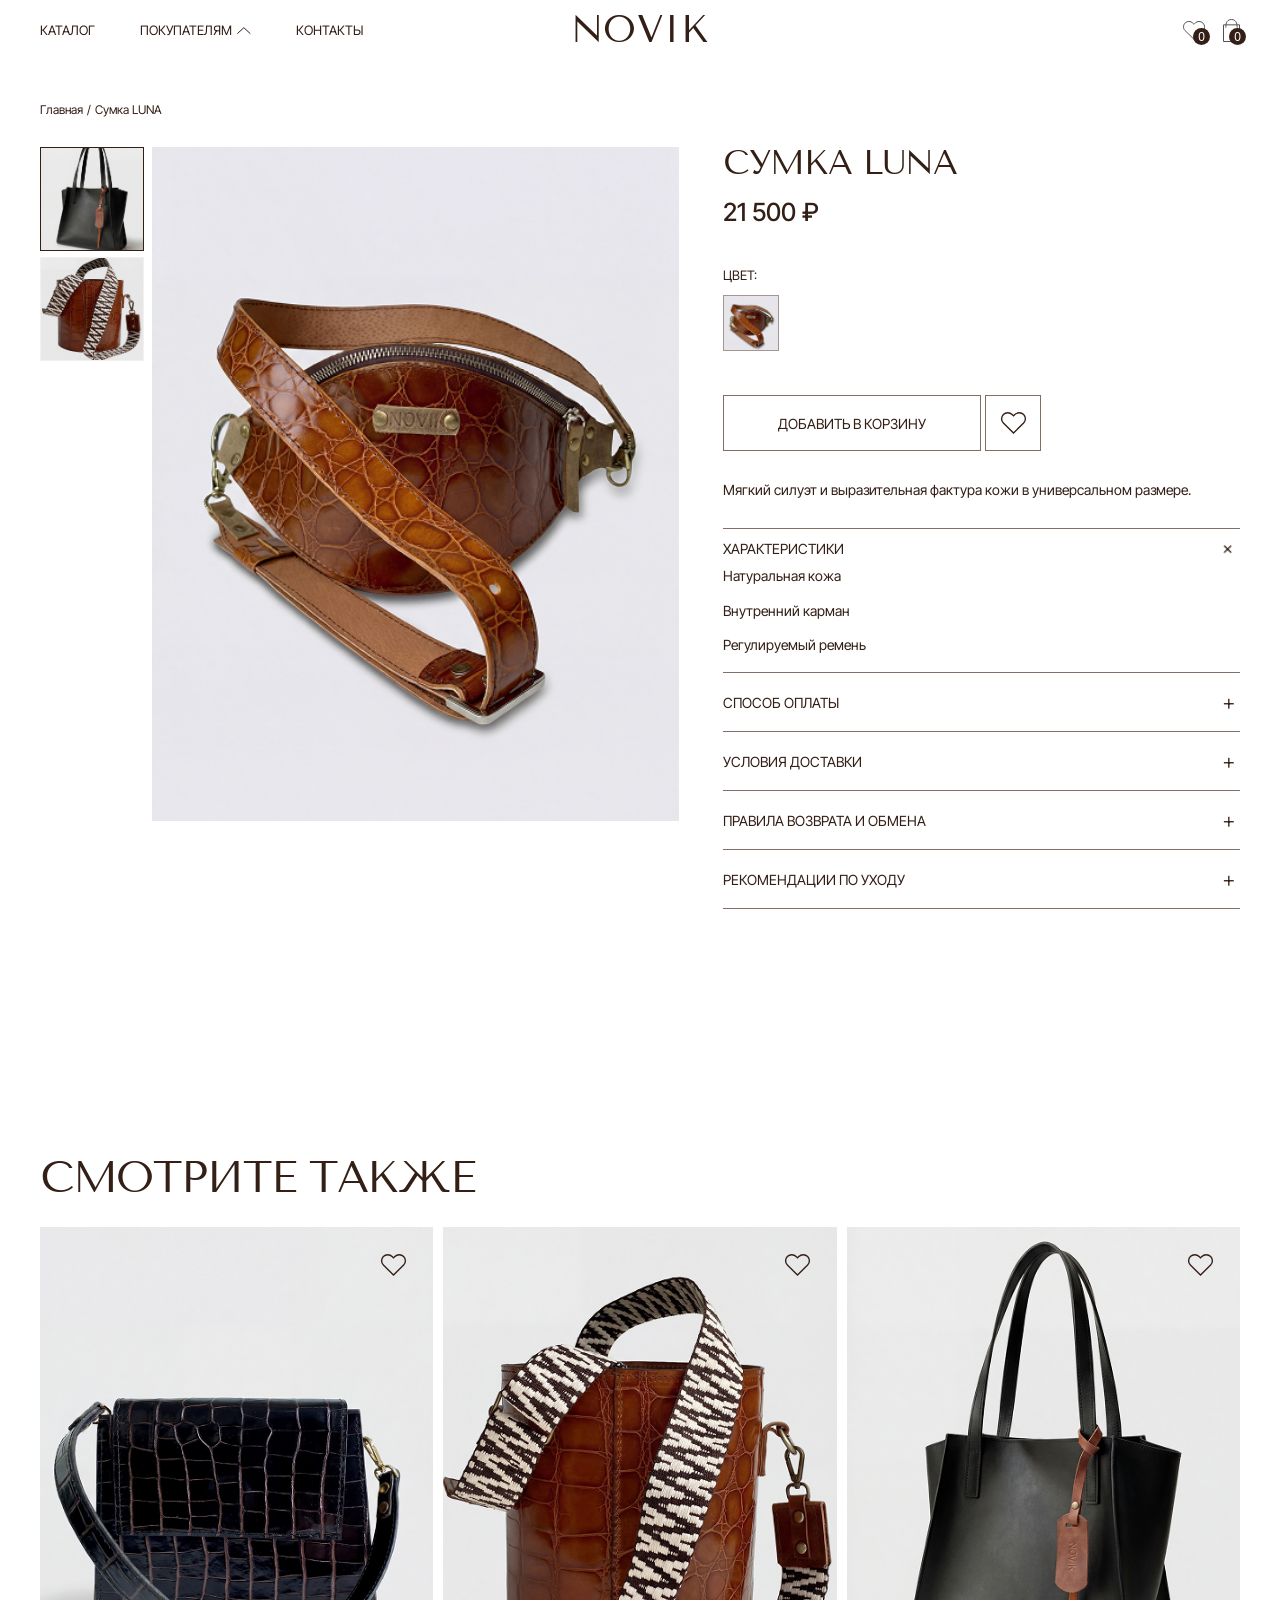
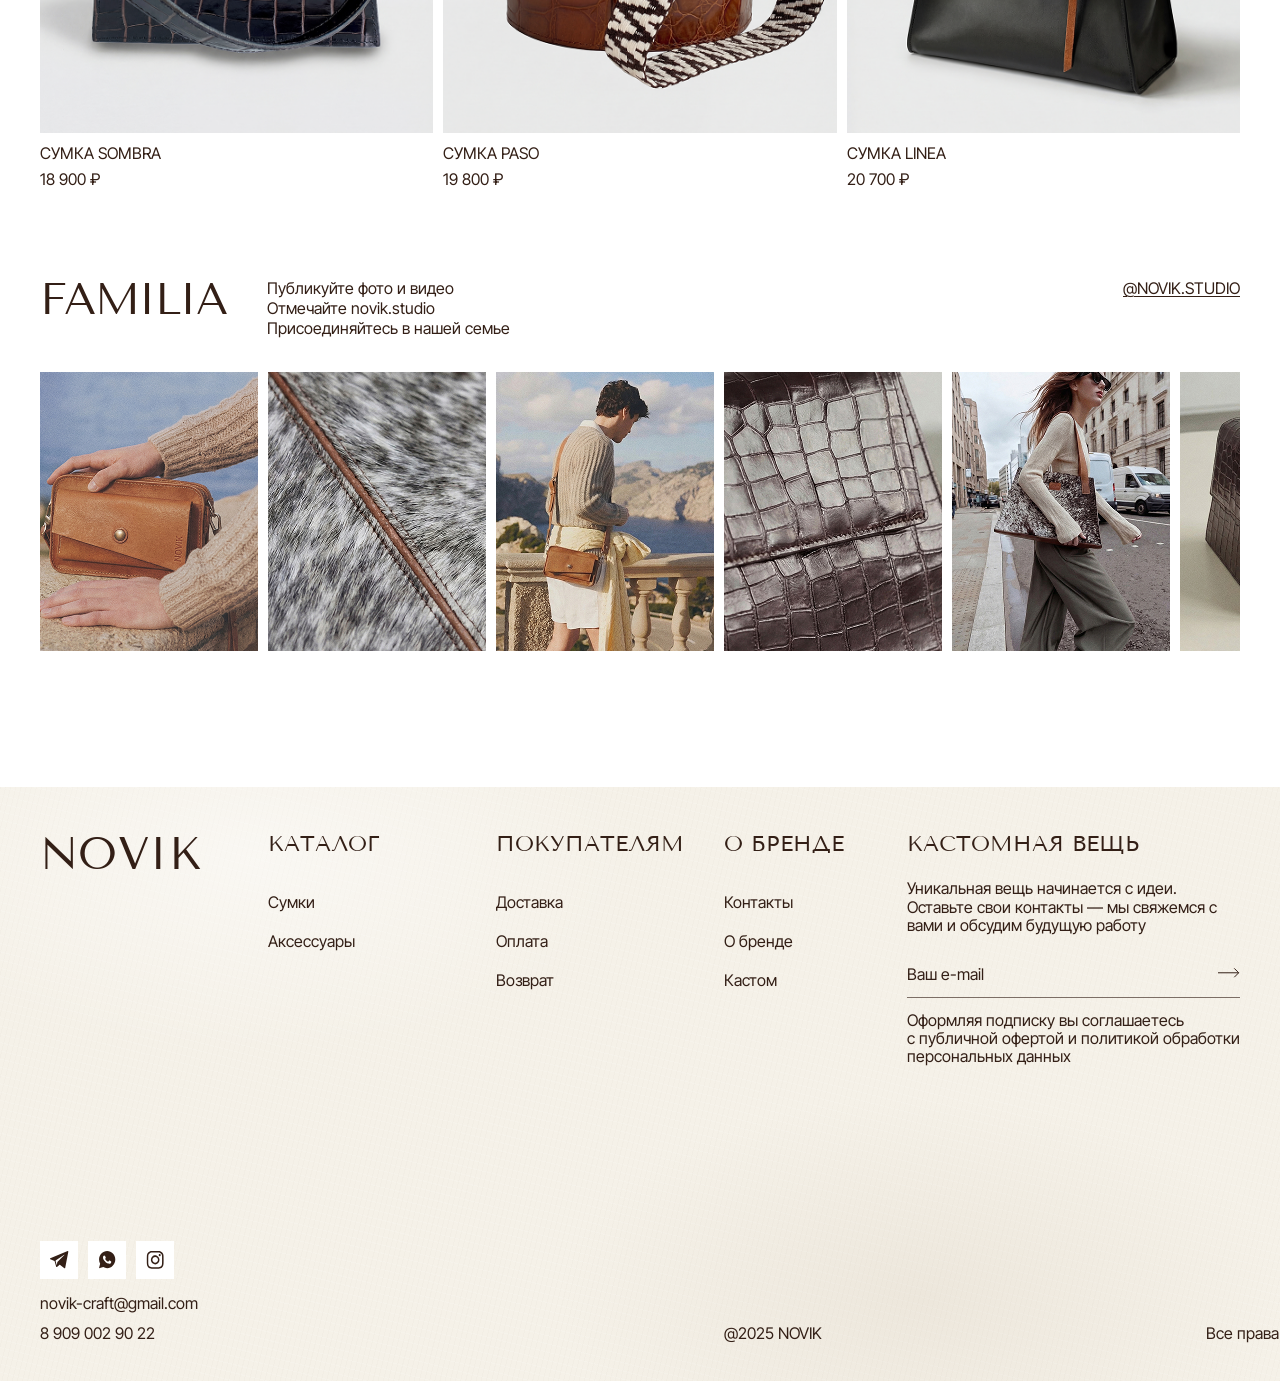
<file: catalog/luna/index.html>
<!DOCTYPE html><html lang="ru"><head><meta charset="utf-8"><link rel="icon" href="../../favicon.ico" type="image/x-icon"><meta name="viewport" content="width=device-width"><meta name="description" content="Сумка LUNA — NOVIK"><link rel="stylesheet" href="../../fonts/fonts.css"><title>Сумка LUNA — NOVIK</title><link rel="stylesheet" href="../../assets/FavoritesCartSidebar.cBLfcO94.css"><style>.familia-section[data-scope-tfskfanc]{color:#331f16;padding:var(--familia-padding-top,0px) 0 136px;background:#fff}.familia-section__inner[data-scope-tfskfanc]{width:min(1360px,100% - 80px);margin:0 auto}.familia-section__heading[data-scope-tfskfanc]{grid-template-columns:218px 1fr auto;align-items:start;column-gap:9px;margin-bottom:34px;display:grid}.familia-section[data-scope-tfskfanc] h2[data-scope-tfskfanc],.familia-section[data-scope-tfskfanc] p[data-scope-tfskfanc],.familia-section[data-scope-tfskfanc] a[data-scope-tfskfanc]{margin:0;font-family:Inter Tight,Arial,sans-serif;font-weight:400}.familia-section[data-scope-tfskfanc] h2[data-scope-tfskfanc]{letter-spacing:-.035em;font-family:Tenor Sans,Georgia,serif;font-size:44px;line-height:.98}.familia-section[data-scope-tfskfanc] p[data-scope-tfskfanc],.familia-section[data-scope-tfskfanc] a[data-scope-tfskfanc]{font-size:16px;line-height:20px}.familia-section[data-scope-tfskfanc] a[data-scope-tfskfanc]{color:inherit;text-underline-offset:2px;text-decoration:underline}.familia-section[data-scope-tfskfanc] a[data-scope-tfskfanc]:focus-visible{outline-offset:4px;outline:2px solid #331f16}.familia-section__gallery[data-scope-tfskfanc]{flex-wrap:nowrap;gap:10px;display:flex;overflow:hidden}.familia-section__gallery[data-scope-tfskfanc] img[data-scope-tfskfanc]{object-fit:cover;flex:0 0 218px;width:218px;height:279px;display:block}@media (width<=1199px){.familia-section[data-scope-tfskfanc]{padding-top:var(--familia-tablet-padding-top,var(--familia-padding-top,0px));padding-bottom:77px}.familia-section__inner[data-scope-tfskfanc]{width:auto;margin:0 47px}.familia-section__heading[data-scope-tfskfanc]{grid-template-columns:218px 1fr auto;margin-bottom:27px}.familia-section[data-scope-tfskfanc] h2[data-scope-tfskfanc]{font-size:44px}.familia-section__gallery[data-scope-tfskfanc]{gap:10px;overflow:hidden}.familia-section__gallery[data-scope-tfskfanc] img[data-scope-tfskfanc]{flex:0 0 calc(16.6667% - 8.33333px);width:calc(16.6667% - 8.33333px);height:209px}}@media (width<=596px){.familia-section[data-scope-tfskfanc]{padding-top:var(--familia-mobile-padding-top,var(--familia-tablet-padding-top,var(--familia-padding-top,0px)));padding-bottom:55px}.familia-section__inner[data-scope-tfskfanc]{margin:0 15px}.familia-section__heading[data-scope-tfskfanc]{grid-template-columns:1fr auto;gap:12px 10px;margin-bottom:22px;display:grid}.familia-section[data-scope-tfskfanc] h2[data-scope-tfskfanc]{grid-column:1;font-size:32px;line-height:1}.familia-section[data-scope-tfskfanc] p[data-scope-tfskfanc]{grid-column:1/-1;font-size:14px;line-height:16px}.familia-section[data-scope-tfskfanc] a[data-scope-tfskfanc]{grid-area:1/2;align-self:start;font-size:16px;line-height:20px}.familia-section__gallery[data-scope-tfskfanc]{scrollbar-width:none;overscroll-behavior-x:contain;-webkit-overflow-scrolling:touch;gap:8px;display:flex;overflow:auto hidden}.familia-section__gallery[data-scope-tfskfanc]::-webkit-scrollbar{display:none}.familia-section__gallery[data-scope-tfskfanc] img[data-scope-tfskfanc]{flex:0 0 80px;width:80px;height:103px}}@media (597px<=width<=768px){.familia-section__gallery[data-scope-tfskfanc] img[data-scope-tfskfanc]{flex:0 0 calc(16.6667% - 8.33333px);width:calc(16.6667% - 8.33333px);height:133px}}
.header-actions[data-scope-imljrn4e]{align-items:center;gap:18px;display:flex}.header-actions[data-scope-imljrn4e] .icon-button[data-scope-imljrn4e]{color:inherit;cursor:pointer;background:0 0;border:0;justify-content:center;align-items:center;padding:0;display:inline-flex;position:relative}.header-favorite[data-scope-imljrn4e]{width:22px;height:19px}.header-cart[data-scope-imljrn4e]{width:17px;height:23px}.header-favorite[data-scope-imljrn4e] img[data-scope-imljrn4e]{width:22px}.header-cart[data-scope-imljrn4e] img[data-scope-imljrn4e]{width:17px;height:23px}.header-actions__icon[data-scope-imljrn4e]{filter:brightness(0)saturate();opacity:.68}.store-count[data-scope-imljrn4e]{color:#fff;text-align:center;background:#331f16;border-radius:50%;place-items:center;width:17px;height:17px;padding:0;font-size:12px;line-height:1;display:grid;position:absolute}.favorite-count[data-scope-imljrn4e]{bottom:-5px;right:-5px}.cart-count[data-scope-imljrn4e]{bottom:-3px;right:-6px}.catalog-header.menu-is-open .header-actions__icon[data-scope-imljrn4e]{filter:none;opacity:1}.catalog-header.menu-is-open .store-count[data-scope-imljrn4e]{color:#5b473e;background:#fff}@media (width<=767px){.header-actions[data-scope-imljrn4e]{gap:0}.header-favorite{display:none!important}}
</style><link rel="stylesheet" href="../../assets/ProductPage.CTJHzDot.css"></head><body><header class="catalog-header" id="top" data-scope-eph2s77r><div class="catalog-header__inner" data-scope-eph2s77r><button class="menu-toggle" type="button" aria-label="Открыть меню" aria-expanded="false" aria-controls="mobile-menu" data-scope-eph2s77r><span data-scope-eph2s77r></span><span data-scope-eph2s77r></span><span data-scope-eph2s77r></span></button><nav class="site-desktop-nav site-desktop-nav--page" aria-label="Основная навигация"><a href="../../catalog/index.html">Каталог</a><div class="site-buyer-nav"><button class="site-buyer-toggle" type="button" aria-expanded="false" aria-controls="buyer-dropdown-page">Покупателям<svg class="site-buyer-arrow" width="14" height="8" viewBox="0 0 14 8" fill="none" aria-hidden="true"><path d="M13.3394 6.68042L6.83935 0.68042L0.339355 6.68042" stroke="currentColor"></path></svg></button><div class="site-buyer-dropdown" id="buyer-dropdown-page" aria-hidden="true"><a href="../../delivery/index.html">Доставка</a><a href="../../payment/index.html">Оплата</a><a href="../../returns/index.html">Возврат</a></div></div><a href="../../#contacts">Контакты</a></nav><a class="catalog-header__logo" href="../../index.html" aria-label="NOVIK, на главную" data-scope-eph2s77r>NOVIK</a><div class="catalog-header__actions header-actions" data-scope-imljrn4e><button class="icon-button header-favorite" type="button" data-sidebar-open="favorites" aria-label="Избранное" data-scope-imljrn4e><img class="header-actions__icon" src="../../hero/favorite.svg" alt="" data-scope-imljrn4e><span class="store-count favorite-count" data-favorites-count aria-hidden="true" data-scope-imljrn4e>0</span></button><button class="icon-button header-cart" type="button" data-sidebar-open="cart" aria-label="Корзина, 0 товаров" data-scope-imljrn4e><img class="header-actions__icon" src="../../hero/cart.svg" alt="" data-scope-imljrn4e><span class="store-count cart-count" data-store-count aria-hidden="true" data-scope-imljrn4e>0</span></button></div></div></header><aside class="mobile-menu" id="mobile-menu" data-mobile-menu data-root-selector=".catalog-header" aria-label="Меню сайта" aria-hidden="true" hidden><nav class="mobile-menu__content" aria-label="Мобильная навигация"><section class="mobile-menu__group mobile-menu__group--catalog"><h2>Каталог</h2><a href="../../catalog/index.html?category=bags">Сумки</a><a href="../../catalog/index.html?category=accessories">Аксессуары</a></section><section class="mobile-menu__group mobile-menu__group--buyers"><h2>Покупателям</h2><a href="../../delivery/index.html">Доставка</a><a href="../../payment/index.html">Оплата</a><a href="../../returns/index.html">Возврат</a></section><section class="mobile-menu__group mobile-menu__group--about"><h2>О бренде</h2><a href="../../#contacts">Контакты</a><a href="../../#about">О бренде</a><a href="#custom">Кастом</a></section></nav><div class="mobile-menu__socials" aria-label="Социальные сети"><a href="../../#telegram" aria-label="Telegram"><img src="../../hero/tg.svg" alt=""></a><a href="../../#whatsapp" aria-label="WhatsApp"><img src="../../hero/wp.svg" alt=""></a><a href="../../#instagram" aria-label="Instagram"><img src="../../hero/ig.svg" alt=""></a></div></aside><main class="catalog-page" data-scope-eph2s77r><section class="product-section" aria-labelledby="product-title" data-scope-eph2s77r><div class="catalog-container" data-scope-eph2s77r><nav class="breadcrumbs" aria-label="Хлебные крошки" data-scope-eph2s77r><a href="../../index.html" data-scope-eph2s77r>Главная</a><span data-scope-eph2s77r>/</span><span data-scope-eph2s77r>Сумка LUNA</span></nav><div class="product-layout" data-scope-eph2s77r><div class="product-gallery" data-product-gallery data-scope-eph2s77r><div class="product-gallery__thumbs" aria-label="Фотографии товара" data-scope-eph2s77r><button class="gallery-thumb is-active" type="button" data-gallery-src="../../catalog/rectangle-677.png" data-gallery-alt="LUNA — фото 2" aria-label="Показать фото 1" aria-current="true" data-scope-eph2s77r><img src="../../catalog/rectangle-677.png" alt="" data-scope-eph2s77r></button><button class="gallery-thumb" type="button" data-gallery-src="../../catalog/rectangle-700.png" data-gallery-alt="LUNA — фото 3" aria-label="Показать фото 2" data-scope-eph2s77r><img src="../../catalog/rectangle-700.png" alt="" data-scope-eph2s77r></button></div><figure class="product-gallery__main" data-scope-eph2s77r><img data-gallery-main src="../../catalog/rectangle-673.png" alt="LUNA — фото 1" data-scope-eph2s77r><button class="gallery-arrow gallery-arrow--previous" type="button" data-gallery-previous aria-label="Предыдущее фото" data-scope-eph2s77r>←</button><button class="gallery-arrow gallery-arrow--next" type="button" data-gallery-next aria-label="Следующее фото" data-scope-eph2s77r>→</button></figure></div><section class="product-info" aria-label="Информация о товаре" data-scope-eph2s77r><h1 id="product-title" data-scope-eph2s77r>СУМКА LUNA</h1><p class="product-price" data-scope-eph2s77r>21 500 ₽</p><div class="product-color" data-scope-eph2s77r><span data-scope-eph2s77r>ЦВЕТ:</span><button type="button" class="color-swatch" aria-label="Коричневый цвет, выбран" data-scope-eph2s77r><img src="../../catalog/rectangle-673.png" alt="" data-scope-eph2s77r></button></div><div class="product-actions" data-scope-eph2s77r><button class="add-to-cart" type="button" data-add-to-cart data-product-id="luna" data-product-name="СУМКА LUNA" data-product-price="21500" data-product-image="../../catalog/rectangle-673.png" data-product-alt="LUNA на светлом фоне" data-scope-eph2s77r>ДОБАВИТЬ В КОРЗИНУ</button><button class="icon-button product-favorite" type="button" data-product-id="luna" data-product-name="СУМКА LUNA" data-product-price="21500" data-product-image="../../catalog/rectangle-673.png" data-product-alt="LUNA на светлом фоне" aria-label="Добавить LUNA в избранное" aria-pressed="false" data-scope-eph2s77r><svg viewBox="0 0 22 19" aria-hidden="true" data-scope-eph2s77r><path d="M12.191 2.063a5.45 5.45 0 0 1 7.716 0 5.3 5.3 0 0 1 0 7.521L11 18.3 2.093 9.584a5.3 5.3 0 0 1 0-7.521 5.45 5.45 0 0 1 7.716 0L11 3.229z" data-scope-eph2s77r></path></svg></button></div><p class="product-description" data-scope-eph2s77r>Мягкий силуэт и выразительная фактура кожи в универсальном размере.</p><div class="product-accordions" data-scope-eph2s77r><section class="accordion-item is-open" data-scope-eph2s77r><h2 data-scope-eph2s77r><button class="accordion-trigger" type="button" aria-expanded="true" data-scope-eph2s77r><span data-scope-eph2s77r>ХАРАКТЕРИСТИКИ</span><span class="accordion-symbol" aria-hidden="true" data-scope-eph2s77r>+</span></button></h2><div class="accordion-content" data-scope-eph2s77r><div class="accordion-content__inner" data-scope-eph2s77r><p data-scope-eph2s77r>Натуральная кожа</p><p data-scope-eph2s77r>Внутренний карман</p><p data-scope-eph2s77r>Регулируемый ремень</p></div></div></section><section class="accordion-item" data-scope-eph2s77r><h2 data-scope-eph2s77r><button class="accordion-trigger" type="button" aria-expanded="false" data-scope-eph2s77r><span data-scope-eph2s77r>СПОСОБ ОПЛАТЫ</span><span class="accordion-symbol" aria-hidden="true" data-scope-eph2s77r>+</span></button></h2><div class="accordion-content" hidden data-scope-eph2s77r><div class="accordion-content__inner" data-scope-eph2s77r><p data-scope-eph2s77r>Доступные способы оплаты отображаются при оформлении заказа.</p></div></div></section><section class="accordion-item" data-scope-eph2s77r><h2 data-scope-eph2s77r><button class="accordion-trigger" type="button" aria-expanded="false" data-scope-eph2s77r><span data-scope-eph2s77r>УСЛОВИЯ ДОСТАВКИ</span><span class="accordion-symbol" aria-hidden="true" data-scope-eph2s77r>+</span></button></h2><div class="accordion-content" hidden data-scope-eph2s77r><div class="accordion-content__inner" data-scope-eph2s77r><p data-scope-eph2s77r>Условия доставки и доступные варианты отображаются при оформлении заказа.</p></div></div></section><section class="accordion-item" data-scope-eph2s77r><h2 data-scope-eph2s77r><button class="accordion-trigger" type="button" aria-expanded="false" data-scope-eph2s77r><span data-scope-eph2s77r>ПРАВИЛА ВОЗВРАТА И ОБМЕНА</span><span class="accordion-symbol" aria-hidden="true" data-scope-eph2s77r>+</span></button></h2><div class="accordion-content" hidden data-scope-eph2s77r><div class="accordion-content__inner" data-scope-eph2s77r><p data-scope-eph2s77r>Возврат и обмен возможны в соответствии с действующими правилами магазина.</p></div></div></section><section class="accordion-item" data-scope-eph2s77r><h2 data-scope-eph2s77r><button class="accordion-trigger" type="button" aria-expanded="false" data-scope-eph2s77r><span data-scope-eph2s77r>РЕКОМЕНДАЦИИ ПО УХОДУ</span><span class="accordion-symbol" aria-hidden="true" data-scope-eph2s77r>+</span></button></h2><div class="accordion-content" hidden data-scope-eph2s77r><div class="accordion-content__inner" data-scope-eph2s77r><p data-scope-eph2s77r>Рекомендации по уходу зависят от материала и конструкции изделия. Подробные указания предоставляются вместе с заказом.</p></div></div></section></div></section></div></div></section><section class="recommendations catalog-container" aria-labelledby="recommendations-title" data-scope-eph2s77r><h2 id="recommendations-title" data-scope-eph2s77r>СМОТРИТЕ ТАКЖЕ</h2><div class="recommendations__grid" data-scope-eph2s77r><article class="recommendation-card" data-scope-eph2s77r><div class="recommendation-card__media" data-scope-eph2s77r><a href="../../catalog/sombra/index.html" aria-label="Открыть товар SOMBRA" data-scope-eph2s77r><img src="../../catalog/rectangle-821.png" alt="SOMBRA на светлом фоне" loading="lazy" data-scope-eph2s77r></a><button class="icon-button recommendation-favorite" type="button" data-product-id="sombra" data-product-name="СУМКА SOMBRA" data-product-price="18900" data-product-image="../../catalog/rectangle-821.png" data-product-alt="SOMBRA на светлом фоне" aria-label="Добавить SOMBRA в избранное" aria-pressed="false" data-scope-eph2s77r><svg viewBox="0 0 22 19" aria-hidden="true" data-scope-eph2s77r><path d="M12.191 2.063a5.45 5.45 0 0 1 7.716 0 5.3 5.3 0 0 1 0 7.521L11 18.3 2.093 9.584a5.3 5.3 0 0 1 0-7.521 5.45 5.45 0 0 1 7.716 0L11 3.229z" data-scope-eph2s77r></path></svg></button></div><h3 data-scope-eph2s77r>СУМКА SOMBRA</h3><p data-scope-eph2s77r>18 900 ₽</p></article><article class="recommendation-card" data-scope-eph2s77r><div class="recommendation-card__media" data-scope-eph2s77r><a href="../../catalog/paso/index.html" aria-label="Открыть товар PASO" data-scope-eph2s77r><img src="../../catalog/rectangle-700.png" alt="PASO на светлом фоне" loading="lazy" data-scope-eph2s77r></a><button class="icon-button recommendation-favorite" type="button" data-product-id="paso" data-product-name="СУМКА PASO" data-product-price="19800" data-product-image="../../catalog/rectangle-700.png" data-product-alt="PASO на светлом фоне" aria-label="Добавить PASO в избранное" aria-pressed="false" data-scope-eph2s77r><svg viewBox="0 0 22 19" aria-hidden="true" data-scope-eph2s77r><path d="M12.191 2.063a5.45 5.45 0 0 1 7.716 0 5.3 5.3 0 0 1 0 7.521L11 18.3 2.093 9.584a5.3 5.3 0 0 1 0-7.521 5.45 5.45 0 0 1 7.716 0L11 3.229z" data-scope-eph2s77r></path></svg></button></div><h3 data-scope-eph2s77r>СУМКА PASO</h3><p data-scope-eph2s77r>19 800 ₽</p></article><article class="recommendation-card" data-scope-eph2s77r><div class="recommendation-card__media" data-scope-eph2s77r><a href="../../catalog/linea/index.html" aria-label="Открыть товар LINEA" data-scope-eph2s77r><img src="../../catalog/rectangle-677.png" alt="LINEA на светлом фоне" loading="lazy" data-scope-eph2s77r></a><button class="icon-button recommendation-favorite" type="button" data-product-id="linea" data-product-name="СУМКА LINEA" data-product-price="20700" data-product-image="../../catalog/rectangle-677.png" data-product-alt="LINEA на светлом фоне" aria-label="Добавить LINEA в избранное" aria-pressed="false" data-scope-eph2s77r><svg viewBox="0 0 22 19" aria-hidden="true" data-scope-eph2s77r><path d="M12.191 2.063a5.45 5.45 0 0 1 7.716 0 5.3 5.3 0 0 1 0 7.521L11 18.3 2.093 9.584a5.3 5.3 0 0 1 0-7.521 5.45 5.45 0 0 1 7.716 0L11 3.229z" data-scope-eph2s77r></path></svg></button></div><h3 data-scope-eph2s77r>СУМКА LINEA</h3><p data-scope-eph2s77r>20 700 ₽</p></article></div></section><section class="familia-section product-familia" id="familia" aria-labelledby="familia-title" style="--familia-padding-top: 91px; --familia-tablet-padding-top: 76px; --familia-mobile-padding-top: 76px;" data-scope-tfskfanc><div class="familia-section__inner" data-scope-tfskfanc><div class="familia-section__heading" data-scope-tfskfanc><h2 id="familia-title" data-scope-tfskfanc>FAMILIA</h2><p data-scope-tfskfanc>Публикуйте фото и видео<br data-scope-tfskfanc>Отмечайте novik.studio<br data-scope-tfskfanc>Присоединяйтесь в нашей семье<br data-scope-tfskfanc></p><a href="#instagram" data-scope-tfskfanc>@NOVIK.STUDIO</a></div><div class="familia-section__gallery" aria-label="Фотографии сообщества NOVIK" data-scope-tfskfanc><img src="../../familia/rectangle-685.jpg" alt="Коричневая сумка NOVIK в руках" loading="lazy" data-scope-tfskfanc><img src="../../familia/rectangle-690.png" alt="Фактура меха и кожаного шва сумки NOVIK" loading="lazy" data-scope-tfskfanc><img src="../../familia/rectangle-687.jpg" alt="Сумка NOVIK на фоне моря" loading="lazy" data-scope-tfskfanc><img src="../../familia/rectangle-686.jpg" alt="Фактура кожи сумки NOVIK" loading="lazy" data-scope-tfskfanc><img src="../../familia/rectangle-689.jpg" alt="Образ с сумкой NOVIK на городской улице" loading="lazy" data-scope-tfskfanc><img src="../../familia/rectangle-688.png" alt="Чёрная кожаная сумка NOVIK" loading="lazy" data-scope-tfskfanc></div></div></section></main><aside class="store-sidebar" data-store-sidebar aria-hidden="true" hidden><button class="store-sidebar__backdrop" type="button" data-sidebar-close aria-label="Закрыть панель"></button><section class="store-sidebar__panel" role="dialog" aria-modal="true" aria-labelledby="sidebar-title" tabindex="-1"><div class="store-sidebar__header"><h2 id="sidebar-title" data-sidebar-title>ИЗБРАННОЕ</h2><button class="store-sidebar__close" type="button" data-sidebar-close aria-label="Закрыть панель">×</button></div><div class="store-sidebar__content"><p class="store-sidebar__empty" data-sidebar-empty>Здесь пока ничего нет</p><div class="store-sidebar__list" data-sidebar-list></div></div><div class="store-sidebar__total" data-sidebar-total hidden><span>ИТОГО</span><strong data-sidebar-total-value></strong><a class="store-sidebar__checkout" href="../../checkout/index.html">К ОФОРМЛЕНИЮ</a></div></section></aside><footer class="site-footer" aria-label="Подвал сайта" data-scope-jo6i4kqk><div class="site-footer__inner" data-scope-jo6i4kqk><div class="site-footer__top" data-scope-jo6i4kqk><a class="site-footer__logo" href="#top" aria-label="NOVIK, на главную" data-scope-jo6i4kqk>NOVIK</a><div class="site-footer__socials" aria-label="Социальные сети" data-scope-jo6i4kqk><a href="#telegram" aria-label="Telegram" data-scope-jo6i4kqk><img src="../../hero/tg.svg" alt="" data-scope-jo6i4kqk></a><a href="#whatsapp" aria-label="WhatsApp" data-scope-jo6i4kqk><img src="../../hero/wp.svg" alt="" data-scope-jo6i4kqk></a><a href="#instagram" aria-label="Instagram" data-scope-jo6i4kqk><img src="../../hero/ig.svg" alt="" data-scope-jo6i4kqk></a></div><address class="site-footer__contacts" id="contacts" data-scope-jo6i4kqk><a href="mailto:novik-craft@gmail.com" data-scope-jo6i4kqk>novik-craft@gmail.com</a><a href="tel:+79090029022" data-scope-jo6i4kqk>8 909 002 90 22</a></address><nav class="site-footer__nav site-footer__nav--catalog" aria-labelledby="footer-catalog-title" data-scope-jo6i4kqk><h2 id="footer-catalog-title" data-scope-jo6i4kqk>Каталог</h2><a href="../../catalog/index.html?category=bags" data-scope-jo6i4kqk>Сумки</a><a href="../../catalog/index.html?category=accessories" data-scope-jo6i4kqk>Аксессуары</a></nav><nav class="site-footer__nav site-footer__nav--buyers" aria-labelledby="footer-buyers-title" data-scope-jo6i4kqk><h2 id="footer-buyers-title" data-scope-jo6i4kqk>Покупателям</h2><a href="../../delivery/index.html" data-scope-jo6i4kqk>Доставка</a><a href="../../payment/index.html" data-scope-jo6i4kqk>Оплата</a><a href="../../returns/index.html" data-scope-jo6i4kqk>Возврат</a></nav><nav class="site-footer__nav site-footer__nav--about" aria-labelledby="footer-about-title" data-scope-jo6i4kqk><h2 id="footer-about-title" data-scope-jo6i4kqk>О бренде</h2><a href="#contacts" data-scope-jo6i4kqk>Контакты</a><a href="#about" data-scope-jo6i4kqk>О бренде</a><a href="#custom" data-scope-jo6i4kqk>Кастом</a></nav><section class="site-footer__custom" id="custom" aria-labelledby="footer-custom-title" data-scope-jo6i4kqk><h2 id="footer-custom-title" data-scope-jo6i4kqk>Кастомная вещь</h2><p data-scope-jo6i4kqk>Уникальная вещь начинается с идеи.<br data-scope-jo6i4kqk>Оставьте свои контакты — мы свяжемся с вами и обсудим будущую работу<br data-scope-jo6i4kqk></p><form class="site-footer__form" id="footer-subscribe-form"  method="post" data-scope-jo6i4kqk><label class="visually-hidden" for="footer-email" data-scope-jo6i4kqk>Ваш e-mail</label><div class="site-footer__input-wrap" data-scope-jo6i4kqk><input id="footer-email" name="email" type="email" autocomplete="email" placeholder="Ваш e-mail" required aria-required="true" aria-describedby="footer-email-error" data-scope-jo6i4kqk><button type="submit" aria-label="Отправить email" data-scope-jo6i4kqk><img src="../../hero/footer-arrow.svg" alt="" data-scope-jo6i4kqk></button></div><p class="site-footer__form-error" id="footer-email-error" role="alert" aria-live="polite" data-scope-jo6i4kqk></p><small data-scope-jo6i4kqk>Оформляя подписку вы соглашаетесь<br data-scope-jo6i4kqk>с публичной офертой и политикой обработки<br data-scope-jo6i4kqk>персональных данных<br data-scope-jo6i4kqk></small></form></section></div><div class="site-footer__bottom" data-scope-jo6i4kqk><span data-scope-jo6i4kqk>@2025 NOVIK</span><span data-scope-jo6i4kqk>Все права защищены</span></div></div></footer><div class="custom-request-modal" id="custom-request-modal" hidden aria-hidden="true" data-scope-jo6i4kqk><div class="custom-request-modal__backdrop" data-custom-modal-close data-scope-jo6i4kqk></div><section class="custom-request-modal__dialog" role="dialog" aria-modal="true" aria-labelledby="custom-request-modal-title" aria-describedby="custom-request-modal-description" tabindex="-1" data-scope-jo6i4kqk><button class="custom-request-modal__close" type="button" data-custom-modal-close aria-label="Закрыть окно" data-scope-jo6i4kqk>×</button><div class="custom-request-modal__check" aria-hidden="true" data-scope-jo6i4kqk><svg viewBox="0 0 76 76" focusable="false" data-scope-jo6i4kqk><circle cx="38" cy="38" r="31" data-scope-jo6i4kqk></circle><path d="M21 38 33 50 57 26" data-scope-jo6i4kqk></path></svg></div><h2 id="custom-request-modal-title" data-scope-jo6i4kqk>Спасибо!</h2><p id="custom-request-modal-description" data-scope-jo6i4kqk>Демонстрация: заявка не отправлена.</p></section></div><script>window.NOVIK_ROOT=new URL("../../",document.baseURI).href; document.querySelectorAll('[data-product-image]').forEach(function(el){el.dataset.productImage=new URL(el.dataset.productImage,document.baseURI).href});</script><script>
(()=>{document.querySelectorAll(`.site-desktop-nav`).forEach(e=>{if(e.dataset.initialized===`true`)return;e.dataset.initialized=`true`;let t=Array.from(e.querySelectorAll(`.site-buyer-nav`)),n=Array.from(e.querySelectorAll(`.site-buyer-subnav`)),r=(e,t)=>{let n=e.querySelector(`.site-buyer-toggle`),r=e.querySelector(`.site-buyer-dropdown`);!n||!r||(e.classList.toggle(`is-open`,t),n.setAttribute(`aria-expanded`,String(t)),r.setAttribute(`aria-hidden`,String(!t)))},i=(e,t)=>{let n=e.querySelector(`.site-buyer-subtoggle`),r=e.querySelector(`.site-buyer-subdropdown`);!n||!r||(e.classList.toggle(`is-open`,t),n.setAttribute(`aria-expanded`,String(t)),r.setAttribute(`aria-hidden`,String(!t)))},a=()=>{n.forEach(e=>i(e,!1))},o=(e=!1)=>{a(),t.forEach(t=>{r(t,!1),e&&t.querySelector(`.site-buyer-toggle`)?.blur()})};t.forEach(e=>{let t=e.querySelector(`.site-buyer-toggle`);t&&t.addEventListener(`click`,()=>{let n=t.getAttribute(`aria-expanded`)!==`true`;o(),r(e,n)})}),n.forEach(e=>{e.addEventListener(`mouseenter`,()=>{n.forEach(t=>{t!==e&&i(t,!1)}),i(e,!0)}),e.addEventListener(`mouseleave`,()=>{e.contains(document.activeElement)||i(e,!1)}),e.addEventListener(`focusin`,()=>{n.forEach(t=>{t!==e&&i(t,!1)}),i(e,!0)}),e.addEventListener(`focusout`,t=>{let n=t.relatedTarget;(!n||!e.contains(n))&&i(e,!1)})}),document.addEventListener(`click`,t=>{if(!e.contains(t.target)){o();let t=document.activeElement;t&&e.contains(t)&&t.blur()}}),document.addEventListener(`keydown`,t=>{if(t.key===`Escape`){o(!0);let t=document.activeElement;t&&e.contains(t)&&t.blur()}})});
})();
</script><script>
(()=>{document.querySelectorAll(`[data-mobile-menu]`).forEach(e=>{if(e.dataset.initialized===`true`)return;e.dataset.initialized=`true`;let t=document.querySelector(`[aria-controls="${e.id}"]`),n=e.dataset.rootSelector,r=n?document.querySelector(n):null,i,a=n=>{if(!t)return;if(i!==void 0&&(window.clearTimeout(i),i=void 0),r?.classList.toggle(`menu-is-open`,n),t.setAttribute(`aria-expanded`,String(n)),t.setAttribute(`aria-label`,n?`Закрыть меню`:`Открыть меню`),e.setAttribute(`aria-hidden`,String(!n)),document.body.classList.toggle(`menu-lock`,n),n){e.hidden=!1,e.classList.remove(`is-open`),requestAnimationFrame(()=>{t.getAttribute(`aria-expanded`)===`true`&&e.classList.add(`is-open`)});return}e.classList.remove(`is-open`);let a=window.matchMedia(`(prefers-reduced-motion: reduce)`).matches;i=window.setTimeout(()=>{e.hidden=!0,i=void 0},a?0:420)};t?.addEventListener(`click`,()=>{a(t.getAttribute(`aria-expanded`)!==`true`)}),e.querySelectorAll(`a`).forEach(e=>{e.addEventListener(`click`,()=>a(!1))}),document.addEventListener(`keydown`,e=>{e.key===`Escape`&&t?.getAttribute(`aria-expanded`)===`true`&&a(!1)})});
})();
</script><script src="../../assets/ProductPage.DhsL-UVR.js"></script><script src="../../assets/FavoritesCartSidebar.B6Jwl61F.js"></script><script>
(()=>{var e=document.querySelector(`#footer-subscribe-form`),t=document.querySelector(`#footer-email`),n=e?.querySelector(`button[type="submit"]`),r=document.querySelector(`#footer-email-error`),i=document.querySelector(`#custom-request-modal`),a=i?.querySelector(`.custom-request-modal__dialog`),o=i?.querySelectorAll(`[data-custom-modal-close]`),s,c=null;document.activeElement===t&&t?.blur();var l=()=>{if(!i||i.hidden)return;s!==void 0&&window.clearTimeout(s),s=void 0,i.classList.remove(`is-open`),i.setAttribute(`aria-hidden`,`true`);let e=window.matchMedia(`(prefers-reduced-motion: reduce)`).matches;window.setTimeout(()=>{i.classList.contains(`is-open`)||(i.hidden=!0)},e?0:240),(c??t)?.focus(),c=null};o?.forEach(e=>e.addEventListener(`click`,l)),a?.addEventListener(`keydown`,e=>{if(e.key===`Escape`){e.preventDefault(),l();return}if(e.key!==`Tab`)return;let t=Array.from(a.querySelectorAll(`button, [href], input, select, textarea, [tabindex]:not([tabindex="-1"])`)).filter(e=>!e.hasAttribute(`disabled`));if(t.length===0){e.preventDefault(),a.focus();return}let n=t[0],r=t[t.length-1];e.shiftKey&&document.activeElement===n?(e.preventDefault(),r.focus()):!e.shiftKey&&document.activeElement===r&&(e.preventDefault(),n.focus())}),e?.addEventListener(`submit`,async i=>{if(i.preventDefault(),!(!t||!n||!t.reportValidity())){n.disabled=!0,r?.replaceChildren();try{t.value=``,e.dispatchEvent(new CustomEvent(`custom-request:success`))}catch{r&&(r.textContent=`Не удалось отправить заявку. Попробуйте позже.`)}finally{n.disabled=!1}}}),t?.addEventListener(`input`,()=>r?.replaceChildren()),e?.addEventListener(`custom-request:success`,()=>{!i||!a||(s!==void 0&&window.clearTimeout(s),c=document.activeElement instanceof HTMLElement?document.activeElement:t,i.hidden=!1,i.setAttribute(`aria-hidden`,`false`),i.classList.remove(`is-open`),requestAnimationFrame(()=>i.classList.add(`is-open`)),o?.[1]?.focus(),s=window.setTimeout(l,3e3))});
})();
</script></body></html>
</file>
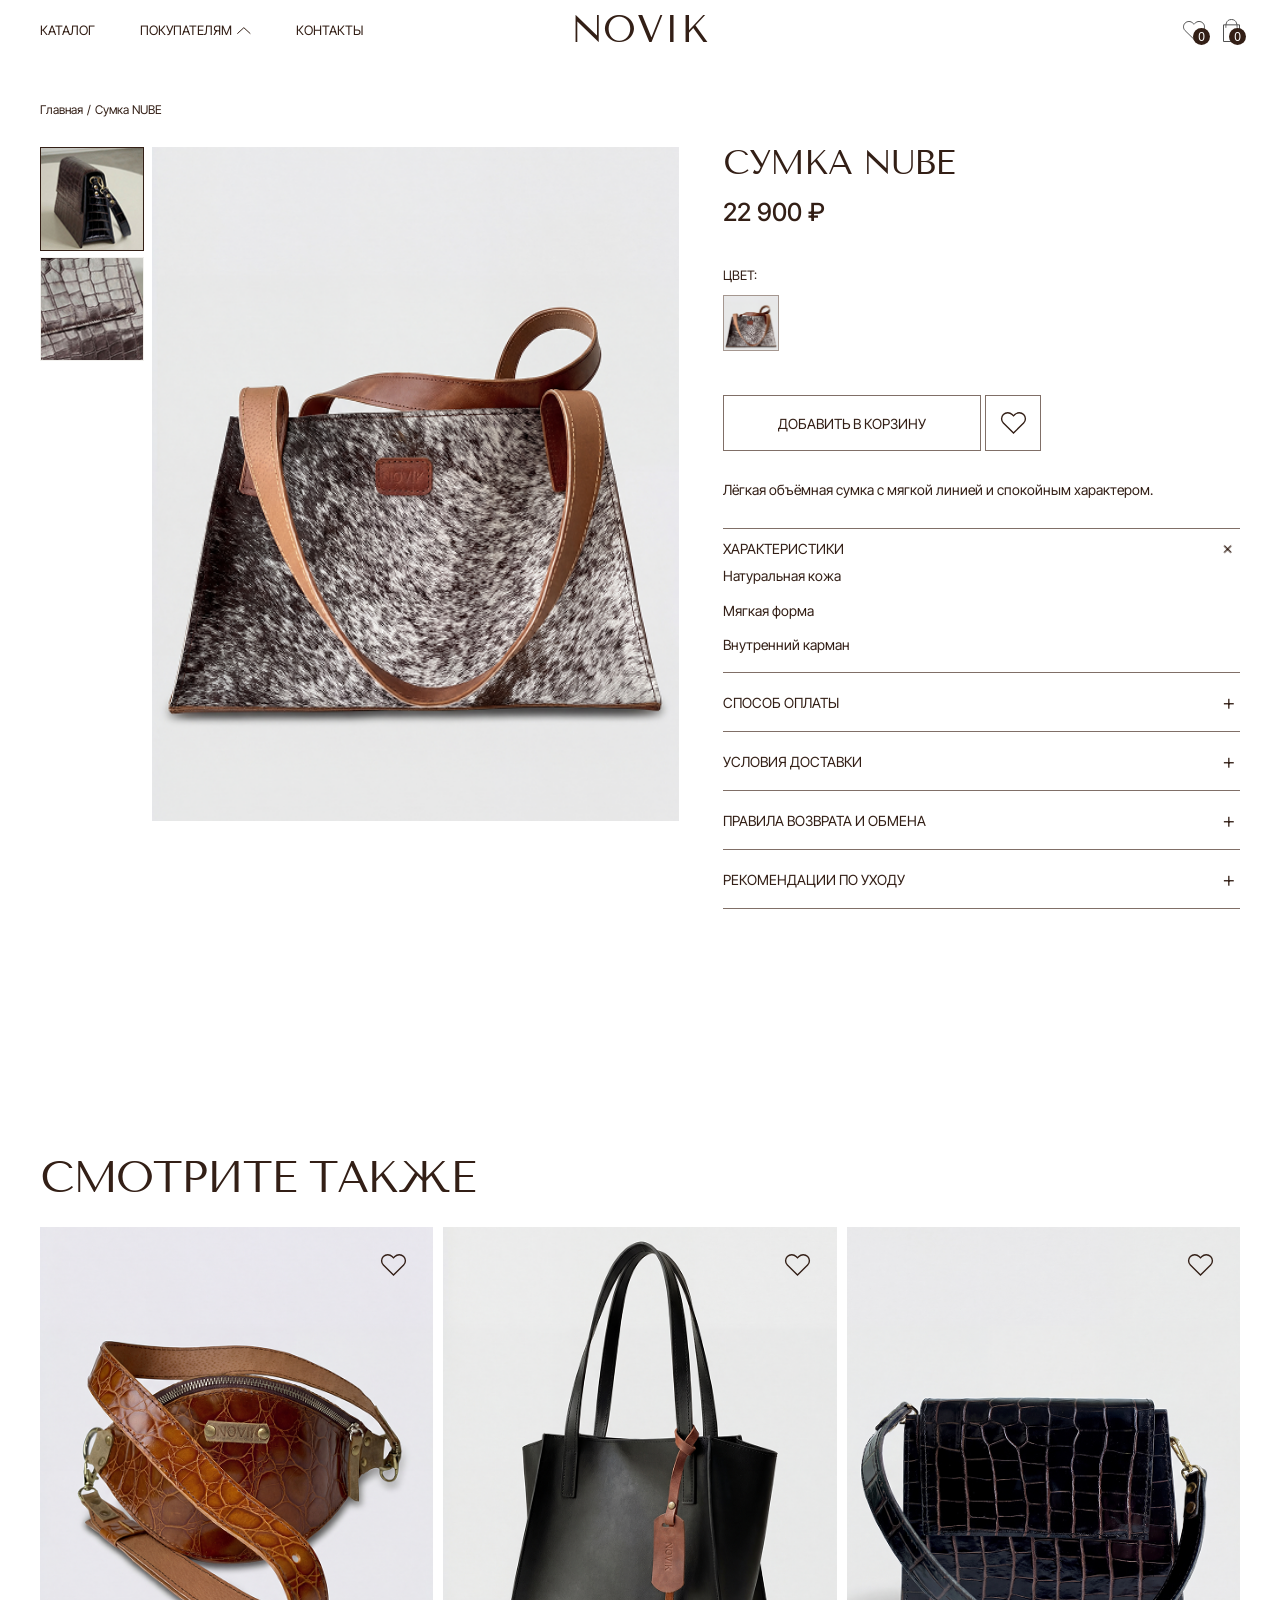
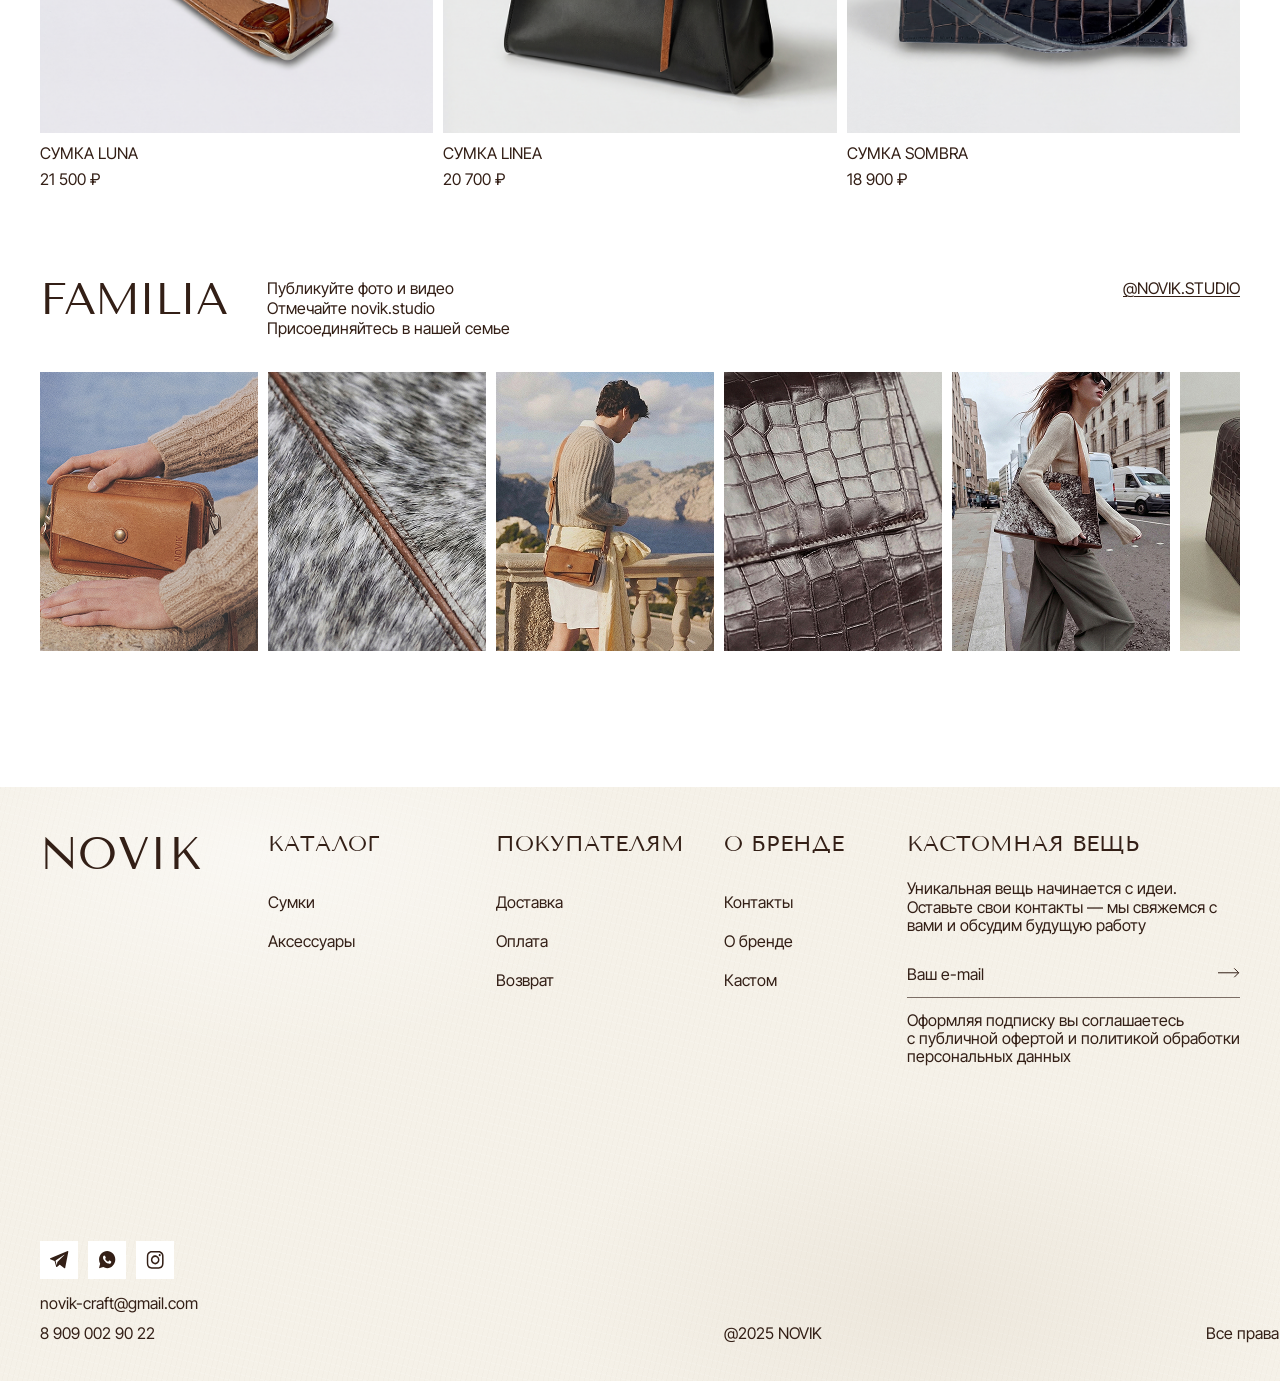
<file: catalog/nube/index.html>
<!DOCTYPE html><html lang="ru"><head><meta charset="utf-8"><link rel="icon" href="../../favicon.ico" type="image/x-icon"><meta name="viewport" content="width=device-width"><meta name="description" content="Сумка NUBE — NOVIK"><link rel="stylesheet" href="../../fonts/fonts.css"><title>Сумка NUBE — NOVIK</title><link rel="stylesheet" href="../../assets/FavoritesCartSidebar.cBLfcO94.css"><style>.familia-section[data-scope-tfskfanc]{color:#331f16;padding:var(--familia-padding-top,0px) 0 136px;background:#fff}.familia-section__inner[data-scope-tfskfanc]{width:min(1360px,100% - 80px);margin:0 auto}.familia-section__heading[data-scope-tfskfanc]{grid-template-columns:218px 1fr auto;align-items:start;column-gap:9px;margin-bottom:34px;display:grid}.familia-section[data-scope-tfskfanc] h2[data-scope-tfskfanc],.familia-section[data-scope-tfskfanc] p[data-scope-tfskfanc],.familia-section[data-scope-tfskfanc] a[data-scope-tfskfanc]{margin:0;font-family:Inter Tight,Arial,sans-serif;font-weight:400}.familia-section[data-scope-tfskfanc] h2[data-scope-tfskfanc]{letter-spacing:-.035em;font-family:Tenor Sans,Georgia,serif;font-size:44px;line-height:.98}.familia-section[data-scope-tfskfanc] p[data-scope-tfskfanc],.familia-section[data-scope-tfskfanc] a[data-scope-tfskfanc]{font-size:16px;line-height:20px}.familia-section[data-scope-tfskfanc] a[data-scope-tfskfanc]{color:inherit;text-underline-offset:2px;text-decoration:underline}.familia-section[data-scope-tfskfanc] a[data-scope-tfskfanc]:focus-visible{outline-offset:4px;outline:2px solid #331f16}.familia-section__gallery[data-scope-tfskfanc]{flex-wrap:nowrap;gap:10px;display:flex;overflow:hidden}.familia-section__gallery[data-scope-tfskfanc] img[data-scope-tfskfanc]{object-fit:cover;flex:0 0 218px;width:218px;height:279px;display:block}@media (width<=1199px){.familia-section[data-scope-tfskfanc]{padding-top:var(--familia-tablet-padding-top,var(--familia-padding-top,0px));padding-bottom:77px}.familia-section__inner[data-scope-tfskfanc]{width:auto;margin:0 47px}.familia-section__heading[data-scope-tfskfanc]{grid-template-columns:218px 1fr auto;margin-bottom:27px}.familia-section[data-scope-tfskfanc] h2[data-scope-tfskfanc]{font-size:44px}.familia-section__gallery[data-scope-tfskfanc]{gap:10px;overflow:hidden}.familia-section__gallery[data-scope-tfskfanc] img[data-scope-tfskfanc]{flex:0 0 calc(16.6667% - 8.33333px);width:calc(16.6667% - 8.33333px);height:209px}}@media (width<=596px){.familia-section[data-scope-tfskfanc]{padding-top:var(--familia-mobile-padding-top,var(--familia-tablet-padding-top,var(--familia-padding-top,0px)));padding-bottom:55px}.familia-section__inner[data-scope-tfskfanc]{margin:0 15px}.familia-section__heading[data-scope-tfskfanc]{grid-template-columns:1fr auto;gap:12px 10px;margin-bottom:22px;display:grid}.familia-section[data-scope-tfskfanc] h2[data-scope-tfskfanc]{grid-column:1;font-size:32px;line-height:1}.familia-section[data-scope-tfskfanc] p[data-scope-tfskfanc]{grid-column:1/-1;font-size:14px;line-height:16px}.familia-section[data-scope-tfskfanc] a[data-scope-tfskfanc]{grid-area:1/2;align-self:start;font-size:16px;line-height:20px}.familia-section__gallery[data-scope-tfskfanc]{scrollbar-width:none;overscroll-behavior-x:contain;-webkit-overflow-scrolling:touch;gap:8px;display:flex;overflow:auto hidden}.familia-section__gallery[data-scope-tfskfanc]::-webkit-scrollbar{display:none}.familia-section__gallery[data-scope-tfskfanc] img[data-scope-tfskfanc]{flex:0 0 80px;width:80px;height:103px}}@media (597px<=width<=768px){.familia-section__gallery[data-scope-tfskfanc] img[data-scope-tfskfanc]{flex:0 0 calc(16.6667% - 8.33333px);width:calc(16.6667% - 8.33333px);height:133px}}
.header-actions[data-scope-imljrn4e]{align-items:center;gap:18px;display:flex}.header-actions[data-scope-imljrn4e] .icon-button[data-scope-imljrn4e]{color:inherit;cursor:pointer;background:0 0;border:0;justify-content:center;align-items:center;padding:0;display:inline-flex;position:relative}.header-favorite[data-scope-imljrn4e]{width:22px;height:19px}.header-cart[data-scope-imljrn4e]{width:17px;height:23px}.header-favorite[data-scope-imljrn4e] img[data-scope-imljrn4e]{width:22px}.header-cart[data-scope-imljrn4e] img[data-scope-imljrn4e]{width:17px;height:23px}.header-actions__icon[data-scope-imljrn4e]{filter:brightness(0)saturate();opacity:.68}.store-count[data-scope-imljrn4e]{color:#fff;text-align:center;background:#331f16;border-radius:50%;place-items:center;width:17px;height:17px;padding:0;font-size:12px;line-height:1;display:grid;position:absolute}.favorite-count[data-scope-imljrn4e]{bottom:-5px;right:-5px}.cart-count[data-scope-imljrn4e]{bottom:-3px;right:-6px}.catalog-header.menu-is-open .header-actions__icon[data-scope-imljrn4e]{filter:none;opacity:1}.catalog-header.menu-is-open .store-count[data-scope-imljrn4e]{color:#5b473e;background:#fff}@media (width<=767px){.header-actions[data-scope-imljrn4e]{gap:0}.header-favorite{display:none!important}}
</style><link rel="stylesheet" href="../../assets/ProductPage.CTJHzDot.css"></head><body><header class="catalog-header" id="top" data-scope-eph2s77r><div class="catalog-header__inner" data-scope-eph2s77r><button class="menu-toggle" type="button" aria-label="Открыть меню" aria-expanded="false" aria-controls="mobile-menu" data-scope-eph2s77r><span data-scope-eph2s77r></span><span data-scope-eph2s77r></span><span data-scope-eph2s77r></span></button><nav class="site-desktop-nav site-desktop-nav--page" aria-label="Основная навигация"><a href="../../catalog/index.html">Каталог</a><div class="site-buyer-nav"><button class="site-buyer-toggle" type="button" aria-expanded="false" aria-controls="buyer-dropdown-page">Покупателям<svg class="site-buyer-arrow" width="14" height="8" viewBox="0 0 14 8" fill="none" aria-hidden="true"><path d="M13.3394 6.68042L6.83935 0.68042L0.339355 6.68042" stroke="currentColor"></path></svg></button><div class="site-buyer-dropdown" id="buyer-dropdown-page" aria-hidden="true"><a href="../../delivery/index.html">Доставка</a><a href="../../payment/index.html">Оплата</a><a href="../../returns/index.html">Возврат</a></div></div><a href="../../#contacts">Контакты</a></nav><a class="catalog-header__logo" href="../../index.html" aria-label="NOVIK, на главную" data-scope-eph2s77r>NOVIK</a><div class="catalog-header__actions header-actions" data-scope-imljrn4e><button class="icon-button header-favorite" type="button" data-sidebar-open="favorites" aria-label="Избранное" data-scope-imljrn4e><img class="header-actions__icon" src="../../hero/favorite.svg" alt="" data-scope-imljrn4e><span class="store-count favorite-count" data-favorites-count aria-hidden="true" data-scope-imljrn4e>0</span></button><button class="icon-button header-cart" type="button" data-sidebar-open="cart" aria-label="Корзина, 0 товаров" data-scope-imljrn4e><img class="header-actions__icon" src="../../hero/cart.svg" alt="" data-scope-imljrn4e><span class="store-count cart-count" data-store-count aria-hidden="true" data-scope-imljrn4e>0</span></button></div></div></header><aside class="mobile-menu" id="mobile-menu" data-mobile-menu data-root-selector=".catalog-header" aria-label="Меню сайта" aria-hidden="true" hidden><nav class="mobile-menu__content" aria-label="Мобильная навигация"><section class="mobile-menu__group mobile-menu__group--catalog"><h2>Каталог</h2><a href="../../catalog/index.html?category=bags">Сумки</a><a href="../../catalog/index.html?category=accessories">Аксессуары</a></section><section class="mobile-menu__group mobile-menu__group--buyers"><h2>Покупателям</h2><a href="../../delivery/index.html">Доставка</a><a href="../../payment/index.html">Оплата</a><a href="../../returns/index.html">Возврат</a></section><section class="mobile-menu__group mobile-menu__group--about"><h2>О бренде</h2><a href="../../#contacts">Контакты</a><a href="../../#about">О бренде</a><a href="#custom">Кастом</a></section></nav><div class="mobile-menu__socials" aria-label="Социальные сети"><a href="../../#telegram" aria-label="Telegram"><img src="../../hero/tg.svg" alt=""></a><a href="../../#whatsapp" aria-label="WhatsApp"><img src="../../hero/wp.svg" alt=""></a><a href="../../#instagram" aria-label="Instagram"><img src="../../hero/ig.svg" alt=""></a></div></aside><main class="catalog-page" data-scope-eph2s77r><section class="product-section" aria-labelledby="product-title" data-scope-eph2s77r><div class="catalog-container" data-scope-eph2s77r><nav class="breadcrumbs" aria-label="Хлебные крошки" data-scope-eph2s77r><a href="../../index.html" data-scope-eph2s77r>Главная</a><span data-scope-eph2s77r>/</span><span data-scope-eph2s77r>Сумка NUBE</span></nav><div class="product-layout" data-scope-eph2s77r><div class="product-gallery" data-product-gallery data-scope-eph2s77r><div class="product-gallery__thumbs" aria-label="Фотографии товара" data-scope-eph2s77r><button class="gallery-thumb is-active" type="button" data-gallery-src="../../catalog/rectangle-799.png" data-gallery-alt="NUBE — фото 2" aria-label="Показать фото 1" aria-current="true" data-scope-eph2s77r><img src="../../catalog/rectangle-799.png" alt="" data-scope-eph2s77r></button><button class="gallery-thumb" type="button" data-gallery-src="../../catalog/rectangle-800.png" data-gallery-alt="NUBE — фото 3" aria-label="Показать фото 2" data-scope-eph2s77r><img src="../../catalog/rectangle-800.png" alt="" data-scope-eph2s77r></button></div><figure class="product-gallery__main" data-scope-eph2s77r><img data-gallery-main src="../../catalog/rectangle-675.png" alt="NUBE — фото 1" data-scope-eph2s77r><button class="gallery-arrow gallery-arrow--previous" type="button" data-gallery-previous aria-label="Предыдущее фото" data-scope-eph2s77r>←</button><button class="gallery-arrow gallery-arrow--next" type="button" data-gallery-next aria-label="Следующее фото" data-scope-eph2s77r>→</button></figure></div><section class="product-info" aria-label="Информация о товаре" data-scope-eph2s77r><h1 id="product-title" data-scope-eph2s77r>СУМКА NUBE</h1><p class="product-price" data-scope-eph2s77r>22 900 ₽</p><div class="product-color" data-scope-eph2s77r><span data-scope-eph2s77r>ЦВЕТ:</span><button type="button" class="color-swatch" aria-label="Коричневый цвет, выбран" data-scope-eph2s77r><img src="../../catalog/rectangle-675.png" alt="" data-scope-eph2s77r></button></div><div class="product-actions" data-scope-eph2s77r><button class="add-to-cart" type="button" data-add-to-cart data-product-id="nube" data-product-name="СУМКА NUBE" data-product-price="22900" data-product-image="../../catalog/rectangle-675.png" data-product-alt="NUBE на светлом фоне" data-scope-eph2s77r>ДОБАВИТЬ В КОРЗИНУ</button><button class="icon-button product-favorite" type="button" data-product-id="nube" data-product-name="СУМКА NUBE" data-product-price="22900" data-product-image="../../catalog/rectangle-675.png" data-product-alt="NUBE на светлом фоне" aria-label="Добавить NUBE в избранное" aria-pressed="false" data-scope-eph2s77r><svg viewBox="0 0 22 19" aria-hidden="true" data-scope-eph2s77r><path d="M12.191 2.063a5.45 5.45 0 0 1 7.716 0 5.3 5.3 0 0 1 0 7.521L11 18.3 2.093 9.584a5.3 5.3 0 0 1 0-7.521 5.45 5.45 0 0 1 7.716 0L11 3.229z" data-scope-eph2s77r></path></svg></button></div><p class="product-description" data-scope-eph2s77r>Лёгкая объёмная сумка с мягкой линией и спокойным характером.</p><div class="product-accordions" data-scope-eph2s77r><section class="accordion-item is-open" data-scope-eph2s77r><h2 data-scope-eph2s77r><button class="accordion-trigger" type="button" aria-expanded="true" data-scope-eph2s77r><span data-scope-eph2s77r>ХАРАКТЕРИСТИКИ</span><span class="accordion-symbol" aria-hidden="true" data-scope-eph2s77r>+</span></button></h2><div class="accordion-content" data-scope-eph2s77r><div class="accordion-content__inner" data-scope-eph2s77r><p data-scope-eph2s77r>Натуральная кожа</p><p data-scope-eph2s77r>Мягкая форма</p><p data-scope-eph2s77r>Внутренний карман</p></div></div></section><section class="accordion-item" data-scope-eph2s77r><h2 data-scope-eph2s77r><button class="accordion-trigger" type="button" aria-expanded="false" data-scope-eph2s77r><span data-scope-eph2s77r>СПОСОБ ОПЛАТЫ</span><span class="accordion-symbol" aria-hidden="true" data-scope-eph2s77r>+</span></button></h2><div class="accordion-content" hidden data-scope-eph2s77r><div class="accordion-content__inner" data-scope-eph2s77r><p data-scope-eph2s77r>Доступные способы оплаты отображаются при оформлении заказа.</p></div></div></section><section class="accordion-item" data-scope-eph2s77r><h2 data-scope-eph2s77r><button class="accordion-trigger" type="button" aria-expanded="false" data-scope-eph2s77r><span data-scope-eph2s77r>УСЛОВИЯ ДОСТАВКИ</span><span class="accordion-symbol" aria-hidden="true" data-scope-eph2s77r>+</span></button></h2><div class="accordion-content" hidden data-scope-eph2s77r><div class="accordion-content__inner" data-scope-eph2s77r><p data-scope-eph2s77r>Условия доставки и доступные варианты отображаются при оформлении заказа.</p></div></div></section><section class="accordion-item" data-scope-eph2s77r><h2 data-scope-eph2s77r><button class="accordion-trigger" type="button" aria-expanded="false" data-scope-eph2s77r><span data-scope-eph2s77r>ПРАВИЛА ВОЗВРАТА И ОБМЕНА</span><span class="accordion-symbol" aria-hidden="true" data-scope-eph2s77r>+</span></button></h2><div class="accordion-content" hidden data-scope-eph2s77r><div class="accordion-content__inner" data-scope-eph2s77r><p data-scope-eph2s77r>Возврат и обмен возможны в соответствии с действующими правилами магазина.</p></div></div></section><section class="accordion-item" data-scope-eph2s77r><h2 data-scope-eph2s77r><button class="accordion-trigger" type="button" aria-expanded="false" data-scope-eph2s77r><span data-scope-eph2s77r>РЕКОМЕНДАЦИИ ПО УХОДУ</span><span class="accordion-symbol" aria-hidden="true" data-scope-eph2s77r>+</span></button></h2><div class="accordion-content" hidden data-scope-eph2s77r><div class="accordion-content__inner" data-scope-eph2s77r><p data-scope-eph2s77r>Рекомендации по уходу зависят от материала и конструкции изделия. Подробные указания предоставляются вместе с заказом.</p></div></div></section></div></section></div></div></section><section class="recommendations catalog-container" aria-labelledby="recommendations-title" data-scope-eph2s77r><h2 id="recommendations-title" data-scope-eph2s77r>СМОТРИТЕ ТАКЖЕ</h2><div class="recommendations__grid" data-scope-eph2s77r><article class="recommendation-card" data-scope-eph2s77r><div class="recommendation-card__media" data-scope-eph2s77r><a href="../../catalog/luna/index.html" aria-label="Открыть товар LUNA" data-scope-eph2s77r><img src="../../catalog/rectangle-673.png" alt="LUNA на светлом фоне" loading="lazy" data-scope-eph2s77r></a><button class="icon-button recommendation-favorite" type="button" data-product-id="luna" data-product-name="СУМКА LUNA" data-product-price="21500" data-product-image="../../catalog/rectangle-673.png" data-product-alt="LUNA на светлом фоне" aria-label="Добавить LUNA в избранное" aria-pressed="false" data-scope-eph2s77r><svg viewBox="0 0 22 19" aria-hidden="true" data-scope-eph2s77r><path d="M12.191 2.063a5.45 5.45 0 0 1 7.716 0 5.3 5.3 0 0 1 0 7.521L11 18.3 2.093 9.584a5.3 5.3 0 0 1 0-7.521 5.45 5.45 0 0 1 7.716 0L11 3.229z" data-scope-eph2s77r></path></svg></button></div><h3 data-scope-eph2s77r>СУМКА LUNA</h3><p data-scope-eph2s77r>21 500 ₽</p></article><article class="recommendation-card" data-scope-eph2s77r><div class="recommendation-card__media" data-scope-eph2s77r><a href="../../catalog/linea/index.html" aria-label="Открыть товар LINEA" data-scope-eph2s77r><img src="../../catalog/rectangle-677.png" alt="LINEA на светлом фоне" loading="lazy" data-scope-eph2s77r></a><button class="icon-button recommendation-favorite" type="button" data-product-id="linea" data-product-name="СУМКА LINEA" data-product-price="20700" data-product-image="../../catalog/rectangle-677.png" data-product-alt="LINEA на светлом фоне" aria-label="Добавить LINEA в избранное" aria-pressed="false" data-scope-eph2s77r><svg viewBox="0 0 22 19" aria-hidden="true" data-scope-eph2s77r><path d="M12.191 2.063a5.45 5.45 0 0 1 7.716 0 5.3 5.3 0 0 1 0 7.521L11 18.3 2.093 9.584a5.3 5.3 0 0 1 0-7.521 5.45 5.45 0 0 1 7.716 0L11 3.229z" data-scope-eph2s77r></path></svg></button></div><h3 data-scope-eph2s77r>СУМКА LINEA</h3><p data-scope-eph2s77r>20 700 ₽</p></article><article class="recommendation-card" data-scope-eph2s77r><div class="recommendation-card__media" data-scope-eph2s77r><a href="../../catalog/sombra/index.html" aria-label="Открыть товар SOMBRA" data-scope-eph2s77r><img src="../../catalog/rectangle-821.png" alt="SOMBRA на светлом фоне" loading="lazy" data-scope-eph2s77r></a><button class="icon-button recommendation-favorite" type="button" data-product-id="sombra" data-product-name="СУМКА SOMBRA" data-product-price="18900" data-product-image="../../catalog/rectangle-821.png" data-product-alt="SOMBRA на светлом фоне" aria-label="Добавить SOMBRA в избранное" aria-pressed="false" data-scope-eph2s77r><svg viewBox="0 0 22 19" aria-hidden="true" data-scope-eph2s77r><path d="M12.191 2.063a5.45 5.45 0 0 1 7.716 0 5.3 5.3 0 0 1 0 7.521L11 18.3 2.093 9.584a5.3 5.3 0 0 1 0-7.521 5.45 5.45 0 0 1 7.716 0L11 3.229z" data-scope-eph2s77r></path></svg></button></div><h3 data-scope-eph2s77r>СУМКА SOMBRA</h3><p data-scope-eph2s77r>18 900 ₽</p></article></div></section><section class="familia-section product-familia" id="familia" aria-labelledby="familia-title" style="--familia-padding-top: 91px; --familia-tablet-padding-top: 76px; --familia-mobile-padding-top: 76px;" data-scope-tfskfanc><div class="familia-section__inner" data-scope-tfskfanc><div class="familia-section__heading" data-scope-tfskfanc><h2 id="familia-title" data-scope-tfskfanc>FAMILIA</h2><p data-scope-tfskfanc>Публикуйте фото и видео<br data-scope-tfskfanc>Отмечайте novik.studio<br data-scope-tfskfanc>Присоединяйтесь в нашей семье<br data-scope-tfskfanc></p><a href="#instagram" data-scope-tfskfanc>@NOVIK.STUDIO</a></div><div class="familia-section__gallery" aria-label="Фотографии сообщества NOVIK" data-scope-tfskfanc><img src="../../familia/rectangle-685.jpg" alt="Коричневая сумка NOVIK в руках" loading="lazy" data-scope-tfskfanc><img src="../../familia/rectangle-690.png" alt="Фактура меха и кожаного шва сумки NOVIK" loading="lazy" data-scope-tfskfanc><img src="../../familia/rectangle-687.jpg" alt="Сумка NOVIK на фоне моря" loading="lazy" data-scope-tfskfanc><img src="../../familia/rectangle-686.jpg" alt="Фактура кожи сумки NOVIK" loading="lazy" data-scope-tfskfanc><img src="../../familia/rectangle-689.jpg" alt="Образ с сумкой NOVIK на городской улице" loading="lazy" data-scope-tfskfanc><img src="../../familia/rectangle-688.png" alt="Чёрная кожаная сумка NOVIK" loading="lazy" data-scope-tfskfanc></div></div></section></main><aside class="store-sidebar" data-store-sidebar aria-hidden="true" hidden><button class="store-sidebar__backdrop" type="button" data-sidebar-close aria-label="Закрыть панель"></button><section class="store-sidebar__panel" role="dialog" aria-modal="true" aria-labelledby="sidebar-title" tabindex="-1"><div class="store-sidebar__header"><h2 id="sidebar-title" data-sidebar-title>ИЗБРАННОЕ</h2><button class="store-sidebar__close" type="button" data-sidebar-close aria-label="Закрыть панель">×</button></div><div class="store-sidebar__content"><p class="store-sidebar__empty" data-sidebar-empty>Здесь пока ничего нет</p><div class="store-sidebar__list" data-sidebar-list></div></div><div class="store-sidebar__total" data-sidebar-total hidden><span>ИТОГО</span><strong data-sidebar-total-value></strong><a class="store-sidebar__checkout" href="../../checkout/index.html">К ОФОРМЛЕНИЮ</a></div></section></aside><footer class="site-footer" aria-label="Подвал сайта" data-scope-jo6i4kqk><div class="site-footer__inner" data-scope-jo6i4kqk><div class="site-footer__top" data-scope-jo6i4kqk><a class="site-footer__logo" href="#top" aria-label="NOVIK, на главную" data-scope-jo6i4kqk>NOVIK</a><div class="site-footer__socials" aria-label="Социальные сети" data-scope-jo6i4kqk><a href="#telegram" aria-label="Telegram" data-scope-jo6i4kqk><img src="../../hero/tg.svg" alt="" data-scope-jo6i4kqk></a><a href="#whatsapp" aria-label="WhatsApp" data-scope-jo6i4kqk><img src="../../hero/wp.svg" alt="" data-scope-jo6i4kqk></a><a href="#instagram" aria-label="Instagram" data-scope-jo6i4kqk><img src="../../hero/ig.svg" alt="" data-scope-jo6i4kqk></a></div><address class="site-footer__contacts" id="contacts" data-scope-jo6i4kqk><a href="mailto:novik-craft@gmail.com" data-scope-jo6i4kqk>novik-craft@gmail.com</a><a href="tel:+79090029022" data-scope-jo6i4kqk>8 909 002 90 22</a></address><nav class="site-footer__nav site-footer__nav--catalog" aria-labelledby="footer-catalog-title" data-scope-jo6i4kqk><h2 id="footer-catalog-title" data-scope-jo6i4kqk>Каталог</h2><a href="../../catalog/index.html?category=bags" data-scope-jo6i4kqk>Сумки</a><a href="../../catalog/index.html?category=accessories" data-scope-jo6i4kqk>Аксессуары</a></nav><nav class="site-footer__nav site-footer__nav--buyers" aria-labelledby="footer-buyers-title" data-scope-jo6i4kqk><h2 id="footer-buyers-title" data-scope-jo6i4kqk>Покупателям</h2><a href="../../delivery/index.html" data-scope-jo6i4kqk>Доставка</a><a href="../../payment/index.html" data-scope-jo6i4kqk>Оплата</a><a href="../../returns/index.html" data-scope-jo6i4kqk>Возврат</a></nav><nav class="site-footer__nav site-footer__nav--about" aria-labelledby="footer-about-title" data-scope-jo6i4kqk><h2 id="footer-about-title" data-scope-jo6i4kqk>О бренде</h2><a href="#contacts" data-scope-jo6i4kqk>Контакты</a><a href="#about" data-scope-jo6i4kqk>О бренде</a><a href="#custom" data-scope-jo6i4kqk>Кастом</a></nav><section class="site-footer__custom" id="custom" aria-labelledby="footer-custom-title" data-scope-jo6i4kqk><h2 id="footer-custom-title" data-scope-jo6i4kqk>Кастомная вещь</h2><p data-scope-jo6i4kqk>Уникальная вещь начинается с идеи.<br data-scope-jo6i4kqk>Оставьте свои контакты — мы свяжемся с вами и обсудим будущую работу<br data-scope-jo6i4kqk></p><form class="site-footer__form" id="footer-subscribe-form"  method="post" data-scope-jo6i4kqk><label class="visually-hidden" for="footer-email" data-scope-jo6i4kqk>Ваш e-mail</label><div class="site-footer__input-wrap" data-scope-jo6i4kqk><input id="footer-email" name="email" type="email" autocomplete="email" placeholder="Ваш e-mail" required aria-required="true" aria-describedby="footer-email-error" data-scope-jo6i4kqk><button type="submit" aria-label="Отправить email" data-scope-jo6i4kqk><img src="../../hero/footer-arrow.svg" alt="" data-scope-jo6i4kqk></button></div><p class="site-footer__form-error" id="footer-email-error" role="alert" aria-live="polite" data-scope-jo6i4kqk></p><small data-scope-jo6i4kqk>Оформляя подписку вы соглашаетесь<br data-scope-jo6i4kqk>с публичной офертой и политикой обработки<br data-scope-jo6i4kqk>персональных данных<br data-scope-jo6i4kqk></small></form></section></div><div class="site-footer__bottom" data-scope-jo6i4kqk><span data-scope-jo6i4kqk>@2025 NOVIK</span><span data-scope-jo6i4kqk>Все права защищены</span></div></div></footer><div class="custom-request-modal" id="custom-request-modal" hidden aria-hidden="true" data-scope-jo6i4kqk><div class="custom-request-modal__backdrop" data-custom-modal-close data-scope-jo6i4kqk></div><section class="custom-request-modal__dialog" role="dialog" aria-modal="true" aria-labelledby="custom-request-modal-title" aria-describedby="custom-request-modal-description" tabindex="-1" data-scope-jo6i4kqk><button class="custom-request-modal__close" type="button" data-custom-modal-close aria-label="Закрыть окно" data-scope-jo6i4kqk>×</button><div class="custom-request-modal__check" aria-hidden="true" data-scope-jo6i4kqk><svg viewBox="0 0 76 76" focusable="false" data-scope-jo6i4kqk><circle cx="38" cy="38" r="31" data-scope-jo6i4kqk></circle><path d="M21 38 33 50 57 26" data-scope-jo6i4kqk></path></svg></div><h2 id="custom-request-modal-title" data-scope-jo6i4kqk>Спасибо!</h2><p id="custom-request-modal-description" data-scope-jo6i4kqk>Демонстрация: заявка не отправлена.</p></section></div><script>window.NOVIK_ROOT=new URL("../../",document.baseURI).href; document.querySelectorAll('[data-product-image]').forEach(function(el){el.dataset.productImage=new URL(el.dataset.productImage,document.baseURI).href});</script><script>
(()=>{document.querySelectorAll(`.site-desktop-nav`).forEach(e=>{if(e.dataset.initialized===`true`)return;e.dataset.initialized=`true`;let t=Array.from(e.querySelectorAll(`.site-buyer-nav`)),n=Array.from(e.querySelectorAll(`.site-buyer-subnav`)),r=(e,t)=>{let n=e.querySelector(`.site-buyer-toggle`),r=e.querySelector(`.site-buyer-dropdown`);!n||!r||(e.classList.toggle(`is-open`,t),n.setAttribute(`aria-expanded`,String(t)),r.setAttribute(`aria-hidden`,String(!t)))},i=(e,t)=>{let n=e.querySelector(`.site-buyer-subtoggle`),r=e.querySelector(`.site-buyer-subdropdown`);!n||!r||(e.classList.toggle(`is-open`,t),n.setAttribute(`aria-expanded`,String(t)),r.setAttribute(`aria-hidden`,String(!t)))},a=()=>{n.forEach(e=>i(e,!1))},o=(e=!1)=>{a(),t.forEach(t=>{r(t,!1),e&&t.querySelector(`.site-buyer-toggle`)?.blur()})};t.forEach(e=>{let t=e.querySelector(`.site-buyer-toggle`);t&&t.addEventListener(`click`,()=>{let n=t.getAttribute(`aria-expanded`)!==`true`;o(),r(e,n)})}),n.forEach(e=>{e.addEventListener(`mouseenter`,()=>{n.forEach(t=>{t!==e&&i(t,!1)}),i(e,!0)}),e.addEventListener(`mouseleave`,()=>{e.contains(document.activeElement)||i(e,!1)}),e.addEventListener(`focusin`,()=>{n.forEach(t=>{t!==e&&i(t,!1)}),i(e,!0)}),e.addEventListener(`focusout`,t=>{let n=t.relatedTarget;(!n||!e.contains(n))&&i(e,!1)})}),document.addEventListener(`click`,t=>{if(!e.contains(t.target)){o();let t=document.activeElement;t&&e.contains(t)&&t.blur()}}),document.addEventListener(`keydown`,t=>{if(t.key===`Escape`){o(!0);let t=document.activeElement;t&&e.contains(t)&&t.blur()}})});
})();
</script><script>
(()=>{document.querySelectorAll(`[data-mobile-menu]`).forEach(e=>{if(e.dataset.initialized===`true`)return;e.dataset.initialized=`true`;let t=document.querySelector(`[aria-controls="${e.id}"]`),n=e.dataset.rootSelector,r=n?document.querySelector(n):null,i,a=n=>{if(!t)return;if(i!==void 0&&(window.clearTimeout(i),i=void 0),r?.classList.toggle(`menu-is-open`,n),t.setAttribute(`aria-expanded`,String(n)),t.setAttribute(`aria-label`,n?`Закрыть меню`:`Открыть меню`),e.setAttribute(`aria-hidden`,String(!n)),document.body.classList.toggle(`menu-lock`,n),n){e.hidden=!1,e.classList.remove(`is-open`),requestAnimationFrame(()=>{t.getAttribute(`aria-expanded`)===`true`&&e.classList.add(`is-open`)});return}e.classList.remove(`is-open`);let a=window.matchMedia(`(prefers-reduced-motion: reduce)`).matches;i=window.setTimeout(()=>{e.hidden=!0,i=void 0},a?0:420)};t?.addEventListener(`click`,()=>{a(t.getAttribute(`aria-expanded`)!==`true`)}),e.querySelectorAll(`a`).forEach(e=>{e.addEventListener(`click`,()=>a(!1))}),document.addEventListener(`keydown`,e=>{e.key===`Escape`&&t?.getAttribute(`aria-expanded`)===`true`&&a(!1)})});
})();
</script><script src="../../assets/ProductPage.DhsL-UVR.js"></script><script src="../../assets/FavoritesCartSidebar.B6Jwl61F.js"></script><script>
(()=>{var e=document.querySelector(`#footer-subscribe-form`),t=document.querySelector(`#footer-email`),n=e?.querySelector(`button[type="submit"]`),r=document.querySelector(`#footer-email-error`),i=document.querySelector(`#custom-request-modal`),a=i?.querySelector(`.custom-request-modal__dialog`),o=i?.querySelectorAll(`[data-custom-modal-close]`),s,c=null;document.activeElement===t&&t?.blur();var l=()=>{if(!i||i.hidden)return;s!==void 0&&window.clearTimeout(s),s=void 0,i.classList.remove(`is-open`),i.setAttribute(`aria-hidden`,`true`);let e=window.matchMedia(`(prefers-reduced-motion: reduce)`).matches;window.setTimeout(()=>{i.classList.contains(`is-open`)||(i.hidden=!0)},e?0:240),(c??t)?.focus(),c=null};o?.forEach(e=>e.addEventListener(`click`,l)),a?.addEventListener(`keydown`,e=>{if(e.key===`Escape`){e.preventDefault(),l();return}if(e.key!==`Tab`)return;let t=Array.from(a.querySelectorAll(`button, [href], input, select, textarea, [tabindex]:not([tabindex="-1"])`)).filter(e=>!e.hasAttribute(`disabled`));if(t.length===0){e.preventDefault(),a.focus();return}let n=t[0],r=t[t.length-1];e.shiftKey&&document.activeElement===n?(e.preventDefault(),r.focus()):!e.shiftKey&&document.activeElement===r&&(e.preventDefault(),n.focus())}),e?.addEventListener(`submit`,async i=>{if(i.preventDefault(),!(!t||!n||!t.reportValidity())){n.disabled=!0,r?.replaceChildren();try{t.value=``,e.dispatchEvent(new CustomEvent(`custom-request:success`))}catch{r&&(r.textContent=`Не удалось отправить заявку. Попробуйте позже.`)}finally{n.disabled=!1}}}),t?.addEventListener(`input`,()=>r?.replaceChildren()),e?.addEventListener(`custom-request:success`,()=>{!i||!a||(s!==void 0&&window.clearTimeout(s),c=document.activeElement instanceof HTMLElement?document.activeElement:t,i.hidden=!1,i.setAttribute(`aria-hidden`,`false`),i.classList.remove(`is-open`),requestAnimationFrame(()=>i.classList.add(`is-open`)),o?.[1]?.focus(),s=window.setTimeout(l,3e3))});
})();
</script></body></html>
</file>
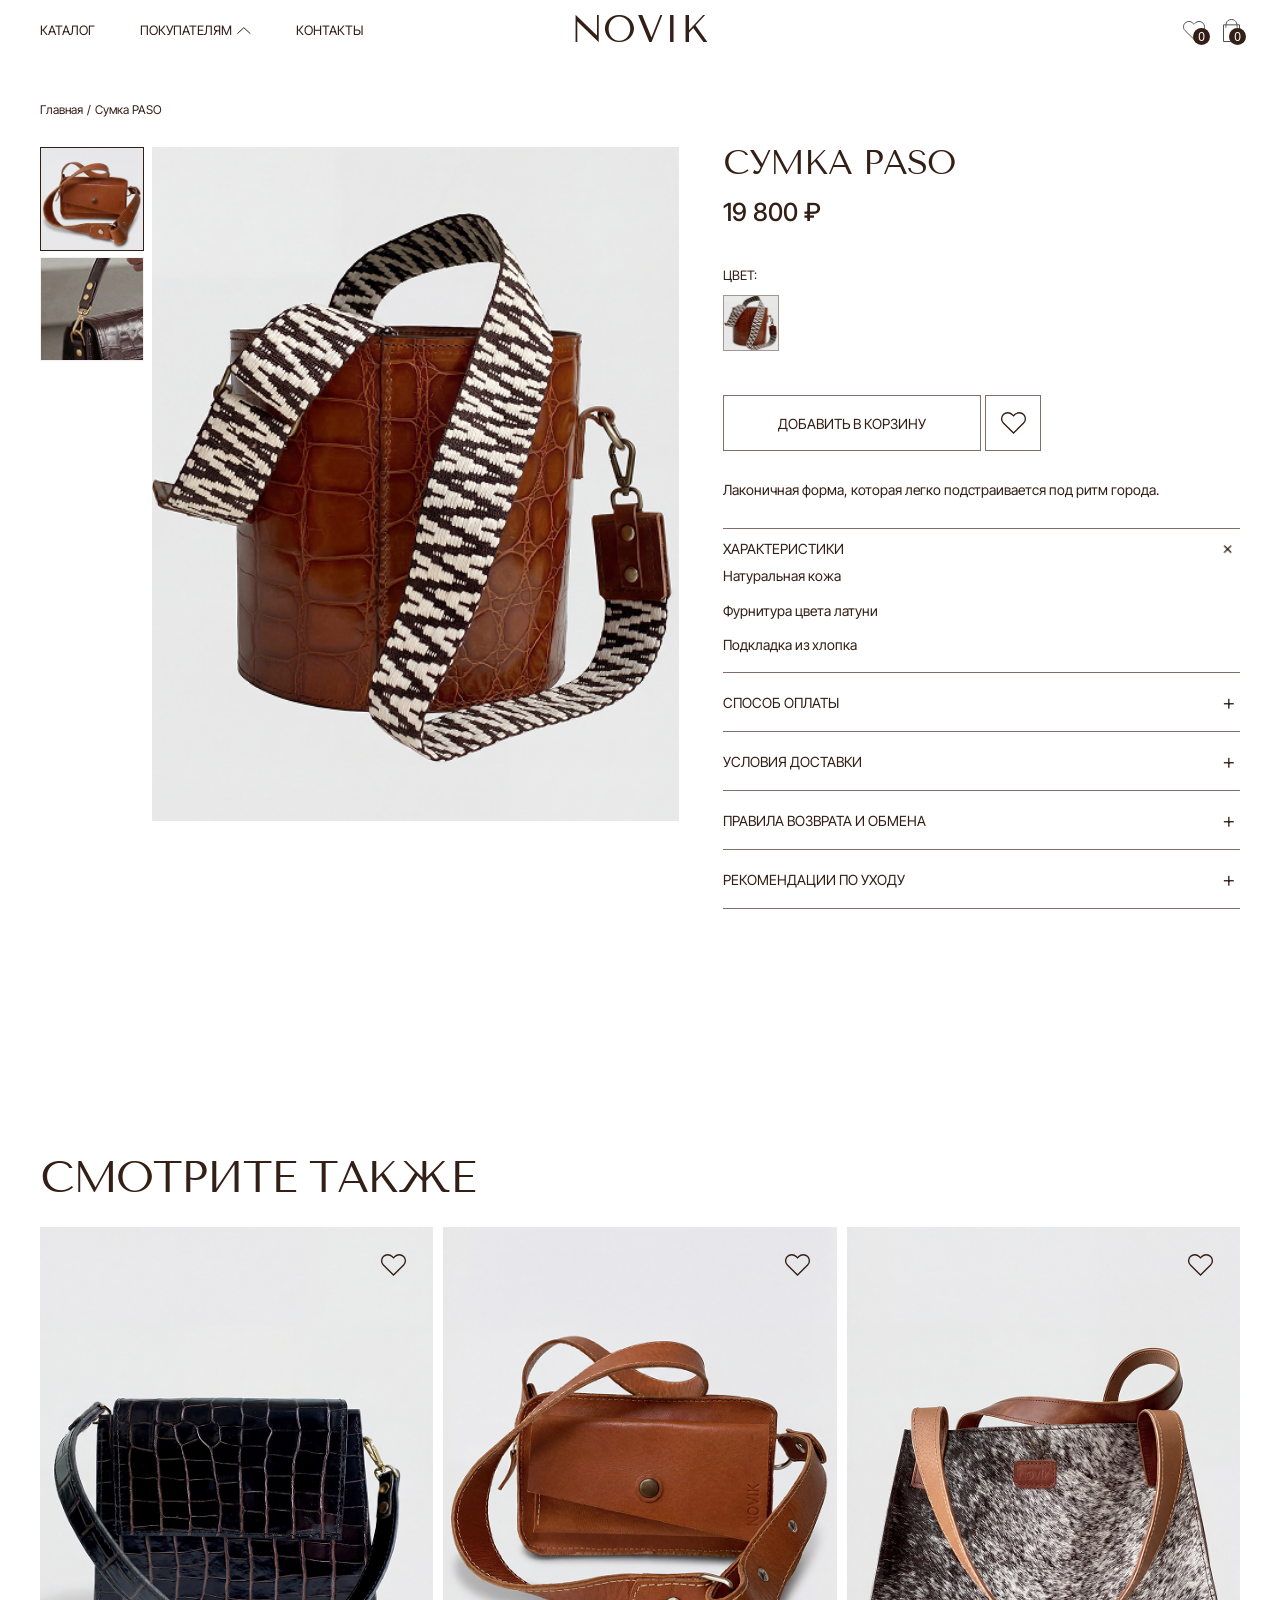
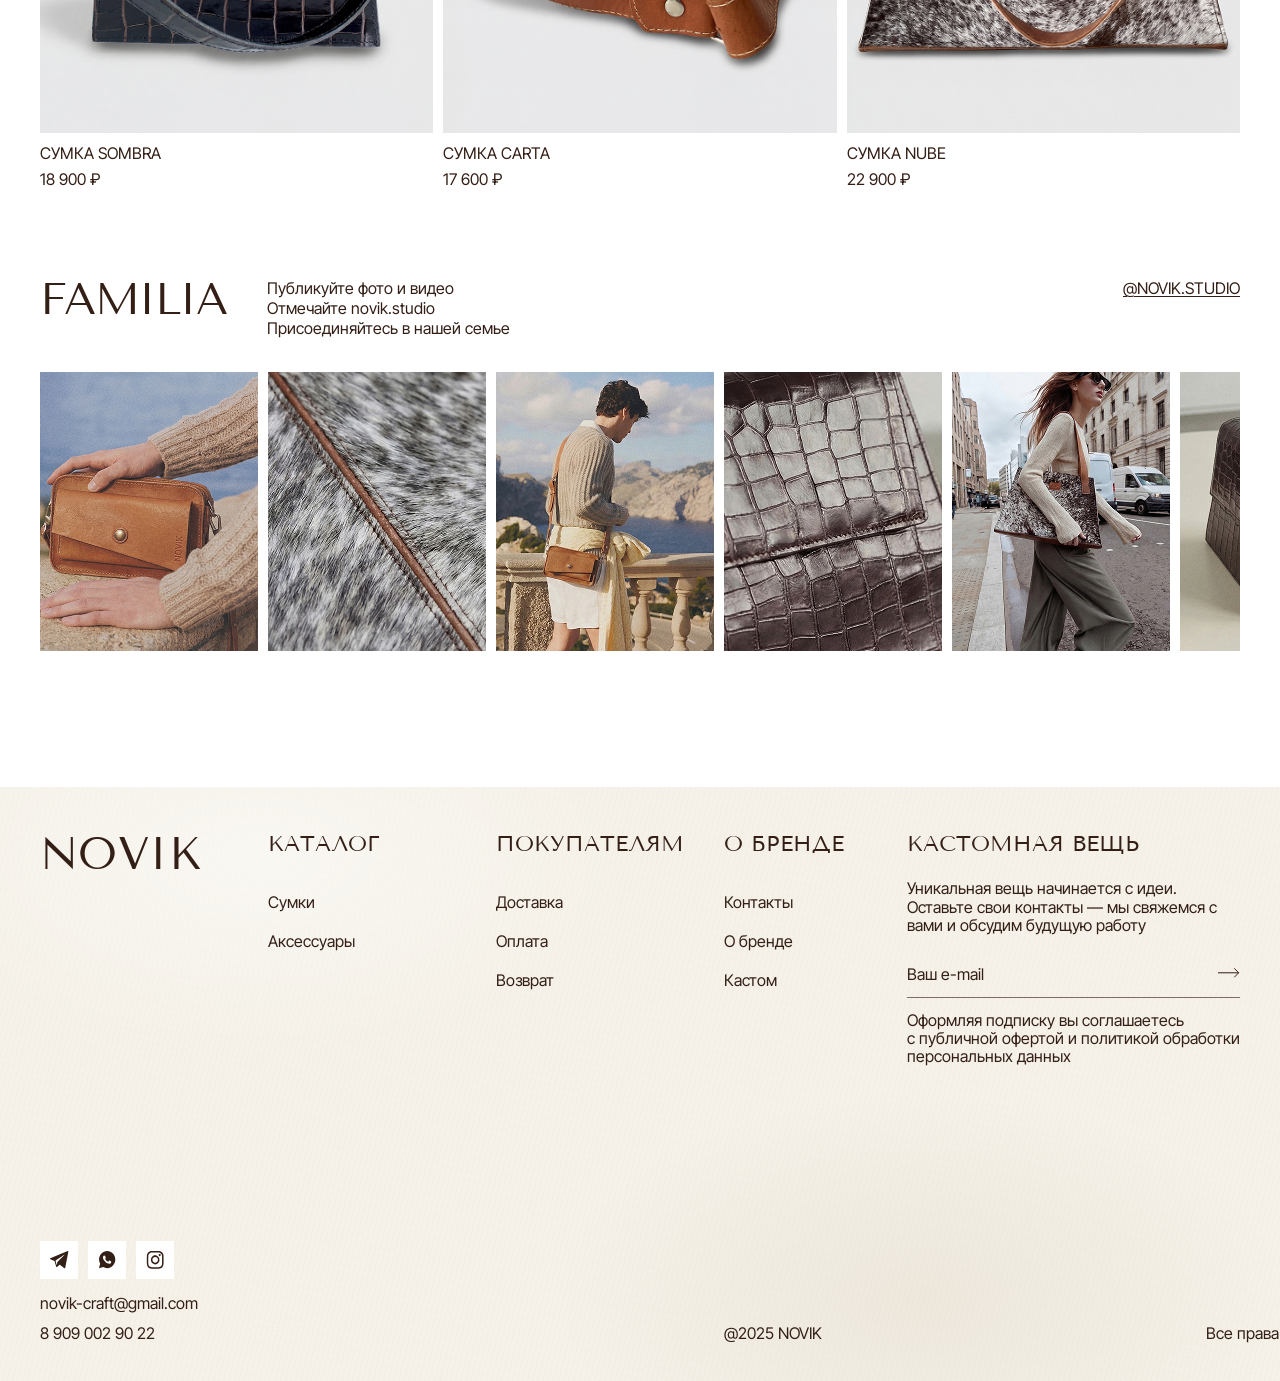
<file: catalog/paso/index.html>
<!DOCTYPE html><html lang="ru"><head><meta charset="utf-8"><link rel="icon" href="../../favicon.ico" type="image/x-icon"><meta name="viewport" content="width=device-width"><meta name="description" content="Сумка PASO — NOVIK"><link rel="stylesheet" href="../../fonts/fonts.css"><title>Сумка PASO — NOVIK</title><link rel="stylesheet" href="../../assets/FavoritesCartSidebar.cBLfcO94.css"><style>.familia-section[data-scope-tfskfanc]{color:#331f16;padding:var(--familia-padding-top,0px) 0 136px;background:#fff}.familia-section__inner[data-scope-tfskfanc]{width:min(1360px,100% - 80px);margin:0 auto}.familia-section__heading[data-scope-tfskfanc]{grid-template-columns:218px 1fr auto;align-items:start;column-gap:9px;margin-bottom:34px;display:grid}.familia-section[data-scope-tfskfanc] h2[data-scope-tfskfanc],.familia-section[data-scope-tfskfanc] p[data-scope-tfskfanc],.familia-section[data-scope-tfskfanc] a[data-scope-tfskfanc]{margin:0;font-family:Inter Tight,Arial,sans-serif;font-weight:400}.familia-section[data-scope-tfskfanc] h2[data-scope-tfskfanc]{letter-spacing:-.035em;font-family:Tenor Sans,Georgia,serif;font-size:44px;line-height:.98}.familia-section[data-scope-tfskfanc] p[data-scope-tfskfanc],.familia-section[data-scope-tfskfanc] a[data-scope-tfskfanc]{font-size:16px;line-height:20px}.familia-section[data-scope-tfskfanc] a[data-scope-tfskfanc]{color:inherit;text-underline-offset:2px;text-decoration:underline}.familia-section[data-scope-tfskfanc] a[data-scope-tfskfanc]:focus-visible{outline-offset:4px;outline:2px solid #331f16}.familia-section__gallery[data-scope-tfskfanc]{flex-wrap:nowrap;gap:10px;display:flex;overflow:hidden}.familia-section__gallery[data-scope-tfskfanc] img[data-scope-tfskfanc]{object-fit:cover;flex:0 0 218px;width:218px;height:279px;display:block}@media (width<=1199px){.familia-section[data-scope-tfskfanc]{padding-top:var(--familia-tablet-padding-top,var(--familia-padding-top,0px));padding-bottom:77px}.familia-section__inner[data-scope-tfskfanc]{width:auto;margin:0 47px}.familia-section__heading[data-scope-tfskfanc]{grid-template-columns:218px 1fr auto;margin-bottom:27px}.familia-section[data-scope-tfskfanc] h2[data-scope-tfskfanc]{font-size:44px}.familia-section__gallery[data-scope-tfskfanc]{gap:10px;overflow:hidden}.familia-section__gallery[data-scope-tfskfanc] img[data-scope-tfskfanc]{flex:0 0 calc(16.6667% - 8.33333px);width:calc(16.6667% - 8.33333px);height:209px}}@media (width<=596px){.familia-section[data-scope-tfskfanc]{padding-top:var(--familia-mobile-padding-top,var(--familia-tablet-padding-top,var(--familia-padding-top,0px)));padding-bottom:55px}.familia-section__inner[data-scope-tfskfanc]{margin:0 15px}.familia-section__heading[data-scope-tfskfanc]{grid-template-columns:1fr auto;gap:12px 10px;margin-bottom:22px;display:grid}.familia-section[data-scope-tfskfanc] h2[data-scope-tfskfanc]{grid-column:1;font-size:32px;line-height:1}.familia-section[data-scope-tfskfanc] p[data-scope-tfskfanc]{grid-column:1/-1;font-size:14px;line-height:16px}.familia-section[data-scope-tfskfanc] a[data-scope-tfskfanc]{grid-area:1/2;align-self:start;font-size:16px;line-height:20px}.familia-section__gallery[data-scope-tfskfanc]{scrollbar-width:none;overscroll-behavior-x:contain;-webkit-overflow-scrolling:touch;gap:8px;display:flex;overflow:auto hidden}.familia-section__gallery[data-scope-tfskfanc]::-webkit-scrollbar{display:none}.familia-section__gallery[data-scope-tfskfanc] img[data-scope-tfskfanc]{flex:0 0 80px;width:80px;height:103px}}@media (597px<=width<=768px){.familia-section__gallery[data-scope-tfskfanc] img[data-scope-tfskfanc]{flex:0 0 calc(16.6667% - 8.33333px);width:calc(16.6667% - 8.33333px);height:133px}}
.header-actions[data-scope-imljrn4e]{align-items:center;gap:18px;display:flex}.header-actions[data-scope-imljrn4e] .icon-button[data-scope-imljrn4e]{color:inherit;cursor:pointer;background:0 0;border:0;justify-content:center;align-items:center;padding:0;display:inline-flex;position:relative}.header-favorite[data-scope-imljrn4e]{width:22px;height:19px}.header-cart[data-scope-imljrn4e]{width:17px;height:23px}.header-favorite[data-scope-imljrn4e] img[data-scope-imljrn4e]{width:22px}.header-cart[data-scope-imljrn4e] img[data-scope-imljrn4e]{width:17px;height:23px}.header-actions__icon[data-scope-imljrn4e]{filter:brightness(0)saturate();opacity:.68}.store-count[data-scope-imljrn4e]{color:#fff;text-align:center;background:#331f16;border-radius:50%;place-items:center;width:17px;height:17px;padding:0;font-size:12px;line-height:1;display:grid;position:absolute}.favorite-count[data-scope-imljrn4e]{bottom:-5px;right:-5px}.cart-count[data-scope-imljrn4e]{bottom:-3px;right:-6px}.catalog-header.menu-is-open .header-actions__icon[data-scope-imljrn4e]{filter:none;opacity:1}.catalog-header.menu-is-open .store-count[data-scope-imljrn4e]{color:#5b473e;background:#fff}@media (width<=767px){.header-actions[data-scope-imljrn4e]{gap:0}.header-favorite{display:none!important}}
</style><link rel="stylesheet" href="../../assets/ProductPage.CTJHzDot.css"></head><body><header class="catalog-header" id="top" data-scope-eph2s77r><div class="catalog-header__inner" data-scope-eph2s77r><button class="menu-toggle" type="button" aria-label="Открыть меню" aria-expanded="false" aria-controls="mobile-menu" data-scope-eph2s77r><span data-scope-eph2s77r></span><span data-scope-eph2s77r></span><span data-scope-eph2s77r></span></button><nav class="site-desktop-nav site-desktop-nav--page" aria-label="Основная навигация"><a href="../../catalog/index.html">Каталог</a><div class="site-buyer-nav"><button class="site-buyer-toggle" type="button" aria-expanded="false" aria-controls="buyer-dropdown-page">Покупателям<svg class="site-buyer-arrow" width="14" height="8" viewBox="0 0 14 8" fill="none" aria-hidden="true"><path d="M13.3394 6.68042L6.83935 0.68042L0.339355 6.68042" stroke="currentColor"></path></svg></button><div class="site-buyer-dropdown" id="buyer-dropdown-page" aria-hidden="true"><a href="../../delivery/index.html">Доставка</a><a href="../../payment/index.html">Оплата</a><a href="../../returns/index.html">Возврат</a></div></div><a href="../../#contacts">Контакты</a></nav><a class="catalog-header__logo" href="../../index.html" aria-label="NOVIK, на главную" data-scope-eph2s77r>NOVIK</a><div class="catalog-header__actions header-actions" data-scope-imljrn4e><button class="icon-button header-favorite" type="button" data-sidebar-open="favorites" aria-label="Избранное" data-scope-imljrn4e><img class="header-actions__icon" src="../../hero/favorite.svg" alt="" data-scope-imljrn4e><span class="store-count favorite-count" data-favorites-count aria-hidden="true" data-scope-imljrn4e>0</span></button><button class="icon-button header-cart" type="button" data-sidebar-open="cart" aria-label="Корзина, 0 товаров" data-scope-imljrn4e><img class="header-actions__icon" src="../../hero/cart.svg" alt="" data-scope-imljrn4e><span class="store-count cart-count" data-store-count aria-hidden="true" data-scope-imljrn4e>0</span></button></div></div></header><aside class="mobile-menu" id="mobile-menu" data-mobile-menu data-root-selector=".catalog-header" aria-label="Меню сайта" aria-hidden="true" hidden><nav class="mobile-menu__content" aria-label="Мобильная навигация"><section class="mobile-menu__group mobile-menu__group--catalog"><h2>Каталог</h2><a href="../../catalog/index.html?category=bags">Сумки</a><a href="../../catalog/index.html?category=accessories">Аксессуары</a></section><section class="mobile-menu__group mobile-menu__group--buyers"><h2>Покупателям</h2><a href="../../delivery/index.html">Доставка</a><a href="../../payment/index.html">Оплата</a><a href="../../returns/index.html">Возврат</a></section><section class="mobile-menu__group mobile-menu__group--about"><h2>О бренде</h2><a href="../../#contacts">Контакты</a><a href="../../#about">О бренде</a><a href="#custom">Кастом</a></section></nav><div class="mobile-menu__socials" aria-label="Социальные сети"><a href="../../#telegram" aria-label="Telegram"><img src="../../hero/tg.svg" alt=""></a><a href="../../#whatsapp" aria-label="WhatsApp"><img src="../../hero/wp.svg" alt=""></a><a href="../../#instagram" aria-label="Instagram"><img src="../../hero/ig.svg" alt=""></a></div></aside><main class="catalog-page" data-scope-eph2s77r><section class="product-section" aria-labelledby="product-title" data-scope-eph2s77r><div class="catalog-container" data-scope-eph2s77r><nav class="breadcrumbs" aria-label="Хлебные крошки" data-scope-eph2s77r><a href="../../index.html" data-scope-eph2s77r>Главная</a><span data-scope-eph2s77r>/</span><span data-scope-eph2s77r>Сумка PASO</span></nav><div class="product-layout" data-scope-eph2s77r><div class="product-gallery" data-product-gallery data-scope-eph2s77r><div class="product-gallery__thumbs" aria-label="Фотографии товара" data-scope-eph2s77r><button class="gallery-thumb is-active" type="button" data-gallery-src="../../catalog/rectangle-702.png" data-gallery-alt="PASO — фото 2" aria-label="Показать фото 1" aria-current="true" data-scope-eph2s77r><img src="../../catalog/rectangle-702.png" alt="" data-scope-eph2s77r></button><button class="gallery-thumb" type="button" data-gallery-src="../../catalog/rectangle-797.png" data-gallery-alt="PASO — фото 3" aria-label="Показать фото 2" data-scope-eph2s77r><img src="../../catalog/rectangle-797.png" alt="" data-scope-eph2s77r></button></div><figure class="product-gallery__main" data-scope-eph2s77r><img data-gallery-main src="../../catalog/rectangle-700.png" alt="PASO — фото 1" data-scope-eph2s77r><button class="gallery-arrow gallery-arrow--previous" type="button" data-gallery-previous aria-label="Предыдущее фото" data-scope-eph2s77r>←</button><button class="gallery-arrow gallery-arrow--next" type="button" data-gallery-next aria-label="Следующее фото" data-scope-eph2s77r>→</button></figure></div><section class="product-info" aria-label="Информация о товаре" data-scope-eph2s77r><h1 id="product-title" data-scope-eph2s77r>СУМКА PASO</h1><p class="product-price" data-scope-eph2s77r>19 800 ₽</p><div class="product-color" data-scope-eph2s77r><span data-scope-eph2s77r>ЦВЕТ:</span><button type="button" class="color-swatch" aria-label="Коричневый цвет, выбран" data-scope-eph2s77r><img src="../../catalog/rectangle-700.png" alt="" data-scope-eph2s77r></button></div><div class="product-actions" data-scope-eph2s77r><button class="add-to-cart" type="button" data-add-to-cart data-product-id="paso" data-product-name="СУМКА PASO" data-product-price="19800" data-product-image="../../catalog/rectangle-700.png" data-product-alt="PASO на светлом фоне" data-scope-eph2s77r>ДОБАВИТЬ В КОРЗИНУ</button><button class="icon-button product-favorite" type="button" data-product-id="paso" data-product-name="СУМКА PASO" data-product-price="19800" data-product-image="../../catalog/rectangle-700.png" data-product-alt="PASO на светлом фоне" aria-label="Добавить PASO в избранное" aria-pressed="false" data-scope-eph2s77r><svg viewBox="0 0 22 19" aria-hidden="true" data-scope-eph2s77r><path d="M12.191 2.063a5.45 5.45 0 0 1 7.716 0 5.3 5.3 0 0 1 0 7.521L11 18.3 2.093 9.584a5.3 5.3 0 0 1 0-7.521 5.45 5.45 0 0 1 7.716 0L11 3.229z" data-scope-eph2s77r></path></svg></button></div><p class="product-description" data-scope-eph2s77r>Лаконичная форма, которая легко подстраивается под ритм города.</p><div class="product-accordions" data-scope-eph2s77r><section class="accordion-item is-open" data-scope-eph2s77r><h2 data-scope-eph2s77r><button class="accordion-trigger" type="button" aria-expanded="true" data-scope-eph2s77r><span data-scope-eph2s77r>ХАРАКТЕРИСТИКИ</span><span class="accordion-symbol" aria-hidden="true" data-scope-eph2s77r>+</span></button></h2><div class="accordion-content" data-scope-eph2s77r><div class="accordion-content__inner" data-scope-eph2s77r><p data-scope-eph2s77r>Натуральная кожа</p><p data-scope-eph2s77r>Фурнитура цвета латуни</p><p data-scope-eph2s77r>Подкладка из хлопка</p></div></div></section><section class="accordion-item" data-scope-eph2s77r><h2 data-scope-eph2s77r><button class="accordion-trigger" type="button" aria-expanded="false" data-scope-eph2s77r><span data-scope-eph2s77r>СПОСОБ ОПЛАТЫ</span><span class="accordion-symbol" aria-hidden="true" data-scope-eph2s77r>+</span></button></h2><div class="accordion-content" hidden data-scope-eph2s77r><div class="accordion-content__inner" data-scope-eph2s77r><p data-scope-eph2s77r>Доступные способы оплаты отображаются при оформлении заказа.</p></div></div></section><section class="accordion-item" data-scope-eph2s77r><h2 data-scope-eph2s77r><button class="accordion-trigger" type="button" aria-expanded="false" data-scope-eph2s77r><span data-scope-eph2s77r>УСЛОВИЯ ДОСТАВКИ</span><span class="accordion-symbol" aria-hidden="true" data-scope-eph2s77r>+</span></button></h2><div class="accordion-content" hidden data-scope-eph2s77r><div class="accordion-content__inner" data-scope-eph2s77r><p data-scope-eph2s77r>Условия доставки и доступные варианты отображаются при оформлении заказа.</p></div></div></section><section class="accordion-item" data-scope-eph2s77r><h2 data-scope-eph2s77r><button class="accordion-trigger" type="button" aria-expanded="false" data-scope-eph2s77r><span data-scope-eph2s77r>ПРАВИЛА ВОЗВРАТА И ОБМЕНА</span><span class="accordion-symbol" aria-hidden="true" data-scope-eph2s77r>+</span></button></h2><div class="accordion-content" hidden data-scope-eph2s77r><div class="accordion-content__inner" data-scope-eph2s77r><p data-scope-eph2s77r>Возврат и обмен возможны в соответствии с действующими правилами магазина.</p></div></div></section><section class="accordion-item" data-scope-eph2s77r><h2 data-scope-eph2s77r><button class="accordion-trigger" type="button" aria-expanded="false" data-scope-eph2s77r><span data-scope-eph2s77r>РЕКОМЕНДАЦИИ ПО УХОДУ</span><span class="accordion-symbol" aria-hidden="true" data-scope-eph2s77r>+</span></button></h2><div class="accordion-content" hidden data-scope-eph2s77r><div class="accordion-content__inner" data-scope-eph2s77r><p data-scope-eph2s77r>Рекомендации по уходу зависят от материала и конструкции изделия. Подробные указания предоставляются вместе с заказом.</p></div></div></section></div></section></div></div></section><section class="recommendations catalog-container" aria-labelledby="recommendations-title" data-scope-eph2s77r><h2 id="recommendations-title" data-scope-eph2s77r>СМОТРИТЕ ТАКЖЕ</h2><div class="recommendations__grid" data-scope-eph2s77r><article class="recommendation-card" data-scope-eph2s77r><div class="recommendation-card__media" data-scope-eph2s77r><a href="../../catalog/sombra/index.html" aria-label="Открыть товар SOMBRA" data-scope-eph2s77r><img src="../../catalog/rectangle-821.png" alt="SOMBRA на светлом фоне" loading="lazy" data-scope-eph2s77r></a><button class="icon-button recommendation-favorite" type="button" data-product-id="sombra" data-product-name="СУМКА SOMBRA" data-product-price="18900" data-product-image="../../catalog/rectangle-821.png" data-product-alt="SOMBRA на светлом фоне" aria-label="Добавить SOMBRA в избранное" aria-pressed="false" data-scope-eph2s77r><svg viewBox="0 0 22 19" aria-hidden="true" data-scope-eph2s77r><path d="M12.191 2.063a5.45 5.45 0 0 1 7.716 0 5.3 5.3 0 0 1 0 7.521L11 18.3 2.093 9.584a5.3 5.3 0 0 1 0-7.521 5.45 5.45 0 0 1 7.716 0L11 3.229z" data-scope-eph2s77r></path></svg></button></div><h3 data-scope-eph2s77r>СУМКА SOMBRA</h3><p data-scope-eph2s77r>18 900 ₽</p></article><article class="recommendation-card" data-scope-eph2s77r><div class="recommendation-card__media" data-scope-eph2s77r><a href="../../catalog/carta/index.html" aria-label="Открыть товар CARTA" data-scope-eph2s77r><img src="../../catalog/rectangle-702.png" alt="CARTA на светлом фоне" loading="lazy" data-scope-eph2s77r></a><button class="icon-button recommendation-favorite" type="button" data-product-id="carta" data-product-name="СУМКА CARTA" data-product-price="17600" data-product-image="../../catalog/rectangle-702.png" data-product-alt="CARTA на светлом фоне" aria-label="Добавить CARTA в избранное" aria-pressed="false" data-scope-eph2s77r><svg viewBox="0 0 22 19" aria-hidden="true" data-scope-eph2s77r><path d="M12.191 2.063a5.45 5.45 0 0 1 7.716 0 5.3 5.3 0 0 1 0 7.521L11 18.3 2.093 9.584a5.3 5.3 0 0 1 0-7.521 5.45 5.45 0 0 1 7.716 0L11 3.229z" data-scope-eph2s77r></path></svg></button></div><h3 data-scope-eph2s77r>СУМКА CARTA</h3><p data-scope-eph2s77r>17 600 ₽</p></article><article class="recommendation-card" data-scope-eph2s77r><div class="recommendation-card__media" data-scope-eph2s77r><a href="../../catalog/nube/index.html" aria-label="Открыть товар NUBE" data-scope-eph2s77r><img src="../../catalog/rectangle-675.png" alt="NUBE на светлом фоне" loading="lazy" data-scope-eph2s77r></a><button class="icon-button recommendation-favorite" type="button" data-product-id="nube" data-product-name="СУМКА NUBE" data-product-price="22900" data-product-image="../../catalog/rectangle-675.png" data-product-alt="NUBE на светлом фоне" aria-label="Добавить NUBE в избранное" aria-pressed="false" data-scope-eph2s77r><svg viewBox="0 0 22 19" aria-hidden="true" data-scope-eph2s77r><path d="M12.191 2.063a5.45 5.45 0 0 1 7.716 0 5.3 5.3 0 0 1 0 7.521L11 18.3 2.093 9.584a5.3 5.3 0 0 1 0-7.521 5.45 5.45 0 0 1 7.716 0L11 3.229z" data-scope-eph2s77r></path></svg></button></div><h3 data-scope-eph2s77r>СУМКА NUBE</h3><p data-scope-eph2s77r>22 900 ₽</p></article></div></section><section class="familia-section product-familia" id="familia" aria-labelledby="familia-title" style="--familia-padding-top: 91px; --familia-tablet-padding-top: 76px; --familia-mobile-padding-top: 76px;" data-scope-tfskfanc><div class="familia-section__inner" data-scope-tfskfanc><div class="familia-section__heading" data-scope-tfskfanc><h2 id="familia-title" data-scope-tfskfanc>FAMILIA</h2><p data-scope-tfskfanc>Публикуйте фото и видео<br data-scope-tfskfanc>Отмечайте novik.studio<br data-scope-tfskfanc>Присоединяйтесь в нашей семье<br data-scope-tfskfanc></p><a href="#instagram" data-scope-tfskfanc>@NOVIK.STUDIO</a></div><div class="familia-section__gallery" aria-label="Фотографии сообщества NOVIK" data-scope-tfskfanc><img src="../../familia/rectangle-685.jpg" alt="Коричневая сумка NOVIK в руках" loading="lazy" data-scope-tfskfanc><img src="../../familia/rectangle-690.png" alt="Фактура меха и кожаного шва сумки NOVIK" loading="lazy" data-scope-tfskfanc><img src="../../familia/rectangle-687.jpg" alt="Сумка NOVIK на фоне моря" loading="lazy" data-scope-tfskfanc><img src="../../familia/rectangle-686.jpg" alt="Фактура кожи сумки NOVIK" loading="lazy" data-scope-tfskfanc><img src="../../familia/rectangle-689.jpg" alt="Образ с сумкой NOVIK на городской улице" loading="lazy" data-scope-tfskfanc><img src="../../familia/rectangle-688.png" alt="Чёрная кожаная сумка NOVIK" loading="lazy" data-scope-tfskfanc></div></div></section></main><aside class="store-sidebar" data-store-sidebar aria-hidden="true" hidden><button class="store-sidebar__backdrop" type="button" data-sidebar-close aria-label="Закрыть панель"></button><section class="store-sidebar__panel" role="dialog" aria-modal="true" aria-labelledby="sidebar-title" tabindex="-1"><div class="store-sidebar__header"><h2 id="sidebar-title" data-sidebar-title>ИЗБРАННОЕ</h2><button class="store-sidebar__close" type="button" data-sidebar-close aria-label="Закрыть панель">×</button></div><div class="store-sidebar__content"><p class="store-sidebar__empty" data-sidebar-empty>Здесь пока ничего нет</p><div class="store-sidebar__list" data-sidebar-list></div></div><div class="store-sidebar__total" data-sidebar-total hidden><span>ИТОГО</span><strong data-sidebar-total-value></strong><a class="store-sidebar__checkout" href="../../checkout/index.html">К ОФОРМЛЕНИЮ</a></div></section></aside><footer class="site-footer" aria-label="Подвал сайта" data-scope-jo6i4kqk><div class="site-footer__inner" data-scope-jo6i4kqk><div class="site-footer__top" data-scope-jo6i4kqk><a class="site-footer__logo" href="#top" aria-label="NOVIK, на главную" data-scope-jo6i4kqk>NOVIK</a><div class="site-footer__socials" aria-label="Социальные сети" data-scope-jo6i4kqk><a href="#telegram" aria-label="Telegram" data-scope-jo6i4kqk><img src="../../hero/tg.svg" alt="" data-scope-jo6i4kqk></a><a href="#whatsapp" aria-label="WhatsApp" data-scope-jo6i4kqk><img src="../../hero/wp.svg" alt="" data-scope-jo6i4kqk></a><a href="#instagram" aria-label="Instagram" data-scope-jo6i4kqk><img src="../../hero/ig.svg" alt="" data-scope-jo6i4kqk></a></div><address class="site-footer__contacts" id="contacts" data-scope-jo6i4kqk><a href="mailto:novik-craft@gmail.com" data-scope-jo6i4kqk>novik-craft@gmail.com</a><a href="tel:+79090029022" data-scope-jo6i4kqk>8 909 002 90 22</a></address><nav class="site-footer__nav site-footer__nav--catalog" aria-labelledby="footer-catalog-title" data-scope-jo6i4kqk><h2 id="footer-catalog-title" data-scope-jo6i4kqk>Каталог</h2><a href="../../catalog/index.html?category=bags" data-scope-jo6i4kqk>Сумки</a><a href="../../catalog/index.html?category=accessories" data-scope-jo6i4kqk>Аксессуары</a></nav><nav class="site-footer__nav site-footer__nav--buyers" aria-labelledby="footer-buyers-title" data-scope-jo6i4kqk><h2 id="footer-buyers-title" data-scope-jo6i4kqk>Покупателям</h2><a href="../../delivery/index.html" data-scope-jo6i4kqk>Доставка</a><a href="../../payment/index.html" data-scope-jo6i4kqk>Оплата</a><a href="../../returns/index.html" data-scope-jo6i4kqk>Возврат</a></nav><nav class="site-footer__nav site-footer__nav--about" aria-labelledby="footer-about-title" data-scope-jo6i4kqk><h2 id="footer-about-title" data-scope-jo6i4kqk>О бренде</h2><a href="#contacts" data-scope-jo6i4kqk>Контакты</a><a href="#about" data-scope-jo6i4kqk>О бренде</a><a href="#custom" data-scope-jo6i4kqk>Кастом</a></nav><section class="site-footer__custom" id="custom" aria-labelledby="footer-custom-title" data-scope-jo6i4kqk><h2 id="footer-custom-title" data-scope-jo6i4kqk>Кастомная вещь</h2><p data-scope-jo6i4kqk>Уникальная вещь начинается с идеи.<br data-scope-jo6i4kqk>Оставьте свои контакты — мы свяжемся с вами и обсудим будущую работу<br data-scope-jo6i4kqk></p><form class="site-footer__form" id="footer-subscribe-form"  method="post" data-scope-jo6i4kqk><label class="visually-hidden" for="footer-email" data-scope-jo6i4kqk>Ваш e-mail</label><div class="site-footer__input-wrap" data-scope-jo6i4kqk><input id="footer-email" name="email" type="email" autocomplete="email" placeholder="Ваш e-mail" required aria-required="true" aria-describedby="footer-email-error" data-scope-jo6i4kqk><button type="submit" aria-label="Отправить email" data-scope-jo6i4kqk><img src="../../hero/footer-arrow.svg" alt="" data-scope-jo6i4kqk></button></div><p class="site-footer__form-error" id="footer-email-error" role="alert" aria-live="polite" data-scope-jo6i4kqk></p><small data-scope-jo6i4kqk>Оформляя подписку вы соглашаетесь<br data-scope-jo6i4kqk>с публичной офертой и политикой обработки<br data-scope-jo6i4kqk>персональных данных<br data-scope-jo6i4kqk></small></form></section></div><div class="site-footer__bottom" data-scope-jo6i4kqk><span data-scope-jo6i4kqk>@2025 NOVIK</span><span data-scope-jo6i4kqk>Все права защищены</span></div></div></footer><div class="custom-request-modal" id="custom-request-modal" hidden aria-hidden="true" data-scope-jo6i4kqk><div class="custom-request-modal__backdrop" data-custom-modal-close data-scope-jo6i4kqk></div><section class="custom-request-modal__dialog" role="dialog" aria-modal="true" aria-labelledby="custom-request-modal-title" aria-describedby="custom-request-modal-description" tabindex="-1" data-scope-jo6i4kqk><button class="custom-request-modal__close" type="button" data-custom-modal-close aria-label="Закрыть окно" data-scope-jo6i4kqk>×</button><div class="custom-request-modal__check" aria-hidden="true" data-scope-jo6i4kqk><svg viewBox="0 0 76 76" focusable="false" data-scope-jo6i4kqk><circle cx="38" cy="38" r="31" data-scope-jo6i4kqk></circle><path d="M21 38 33 50 57 26" data-scope-jo6i4kqk></path></svg></div><h2 id="custom-request-modal-title" data-scope-jo6i4kqk>Спасибо!</h2><p id="custom-request-modal-description" data-scope-jo6i4kqk>Демонстрация: заявка не отправлена.</p></section></div><script>window.NOVIK_ROOT=new URL("../../",document.baseURI).href; document.querySelectorAll('[data-product-image]').forEach(function(el){el.dataset.productImage=new URL(el.dataset.productImage,document.baseURI).href});</script><script>
(()=>{document.querySelectorAll(`.site-desktop-nav`).forEach(e=>{if(e.dataset.initialized===`true`)return;e.dataset.initialized=`true`;let t=Array.from(e.querySelectorAll(`.site-buyer-nav`)),n=Array.from(e.querySelectorAll(`.site-buyer-subnav`)),r=(e,t)=>{let n=e.querySelector(`.site-buyer-toggle`),r=e.querySelector(`.site-buyer-dropdown`);!n||!r||(e.classList.toggle(`is-open`,t),n.setAttribute(`aria-expanded`,String(t)),r.setAttribute(`aria-hidden`,String(!t)))},i=(e,t)=>{let n=e.querySelector(`.site-buyer-subtoggle`),r=e.querySelector(`.site-buyer-subdropdown`);!n||!r||(e.classList.toggle(`is-open`,t),n.setAttribute(`aria-expanded`,String(t)),r.setAttribute(`aria-hidden`,String(!t)))},a=()=>{n.forEach(e=>i(e,!1))},o=(e=!1)=>{a(),t.forEach(t=>{r(t,!1),e&&t.querySelector(`.site-buyer-toggle`)?.blur()})};t.forEach(e=>{let t=e.querySelector(`.site-buyer-toggle`);t&&t.addEventListener(`click`,()=>{let n=t.getAttribute(`aria-expanded`)!==`true`;o(),r(e,n)})}),n.forEach(e=>{e.addEventListener(`mouseenter`,()=>{n.forEach(t=>{t!==e&&i(t,!1)}),i(e,!0)}),e.addEventListener(`mouseleave`,()=>{e.contains(document.activeElement)||i(e,!1)}),e.addEventListener(`focusin`,()=>{n.forEach(t=>{t!==e&&i(t,!1)}),i(e,!0)}),e.addEventListener(`focusout`,t=>{let n=t.relatedTarget;(!n||!e.contains(n))&&i(e,!1)})}),document.addEventListener(`click`,t=>{if(!e.contains(t.target)){o();let t=document.activeElement;t&&e.contains(t)&&t.blur()}}),document.addEventListener(`keydown`,t=>{if(t.key===`Escape`){o(!0);let t=document.activeElement;t&&e.contains(t)&&t.blur()}})});
})();
</script><script>
(()=>{document.querySelectorAll(`[data-mobile-menu]`).forEach(e=>{if(e.dataset.initialized===`true`)return;e.dataset.initialized=`true`;let t=document.querySelector(`[aria-controls="${e.id}"]`),n=e.dataset.rootSelector,r=n?document.querySelector(n):null,i,a=n=>{if(!t)return;if(i!==void 0&&(window.clearTimeout(i),i=void 0),r?.classList.toggle(`menu-is-open`,n),t.setAttribute(`aria-expanded`,String(n)),t.setAttribute(`aria-label`,n?`Закрыть меню`:`Открыть меню`),e.setAttribute(`aria-hidden`,String(!n)),document.body.classList.toggle(`menu-lock`,n),n){e.hidden=!1,e.classList.remove(`is-open`),requestAnimationFrame(()=>{t.getAttribute(`aria-expanded`)===`true`&&e.classList.add(`is-open`)});return}e.classList.remove(`is-open`);let a=window.matchMedia(`(prefers-reduced-motion: reduce)`).matches;i=window.setTimeout(()=>{e.hidden=!0,i=void 0},a?0:420)};t?.addEventListener(`click`,()=>{a(t.getAttribute(`aria-expanded`)!==`true`)}),e.querySelectorAll(`a`).forEach(e=>{e.addEventListener(`click`,()=>a(!1))}),document.addEventListener(`keydown`,e=>{e.key===`Escape`&&t?.getAttribute(`aria-expanded`)===`true`&&a(!1)})});
})();
</script><script src="../../assets/ProductPage.DhsL-UVR.js"></script><script src="../../assets/FavoritesCartSidebar.B6Jwl61F.js"></script><script>
(()=>{var e=document.querySelector(`#footer-subscribe-form`),t=document.querySelector(`#footer-email`),n=e?.querySelector(`button[type="submit"]`),r=document.querySelector(`#footer-email-error`),i=document.querySelector(`#custom-request-modal`),a=i?.querySelector(`.custom-request-modal__dialog`),o=i?.querySelectorAll(`[data-custom-modal-close]`),s,c=null;document.activeElement===t&&t?.blur();var l=()=>{if(!i||i.hidden)return;s!==void 0&&window.clearTimeout(s),s=void 0,i.classList.remove(`is-open`),i.setAttribute(`aria-hidden`,`true`);let e=window.matchMedia(`(prefers-reduced-motion: reduce)`).matches;window.setTimeout(()=>{i.classList.contains(`is-open`)||(i.hidden=!0)},e?0:240),(c??t)?.focus(),c=null};o?.forEach(e=>e.addEventListener(`click`,l)),a?.addEventListener(`keydown`,e=>{if(e.key===`Escape`){e.preventDefault(),l();return}if(e.key!==`Tab`)return;let t=Array.from(a.querySelectorAll(`button, [href], input, select, textarea, [tabindex]:not([tabindex="-1"])`)).filter(e=>!e.hasAttribute(`disabled`));if(t.length===0){e.preventDefault(),a.focus();return}let n=t[0],r=t[t.length-1];e.shiftKey&&document.activeElement===n?(e.preventDefault(),r.focus()):!e.shiftKey&&document.activeElement===r&&(e.preventDefault(),n.focus())}),e?.addEventListener(`submit`,async i=>{if(i.preventDefault(),!(!t||!n||!t.reportValidity())){n.disabled=!0,r?.replaceChildren();try{t.value=``,e.dispatchEvent(new CustomEvent(`custom-request:success`))}catch{r&&(r.textContent=`Не удалось отправить заявку. Попробуйте позже.`)}finally{n.disabled=!1}}}),t?.addEventListener(`input`,()=>r?.replaceChildren()),e?.addEventListener(`custom-request:success`,()=>{!i||!a||(s!==void 0&&window.clearTimeout(s),c=document.activeElement instanceof HTMLElement?document.activeElement:t,i.hidden=!1,i.setAttribute(`aria-hidden`,`false`),i.classList.remove(`is-open`),requestAnimationFrame(()=>i.classList.add(`is-open`)),o?.[1]?.focus(),s=window.setTimeout(l,3e3))});
})();
</script></body></html>
</file>
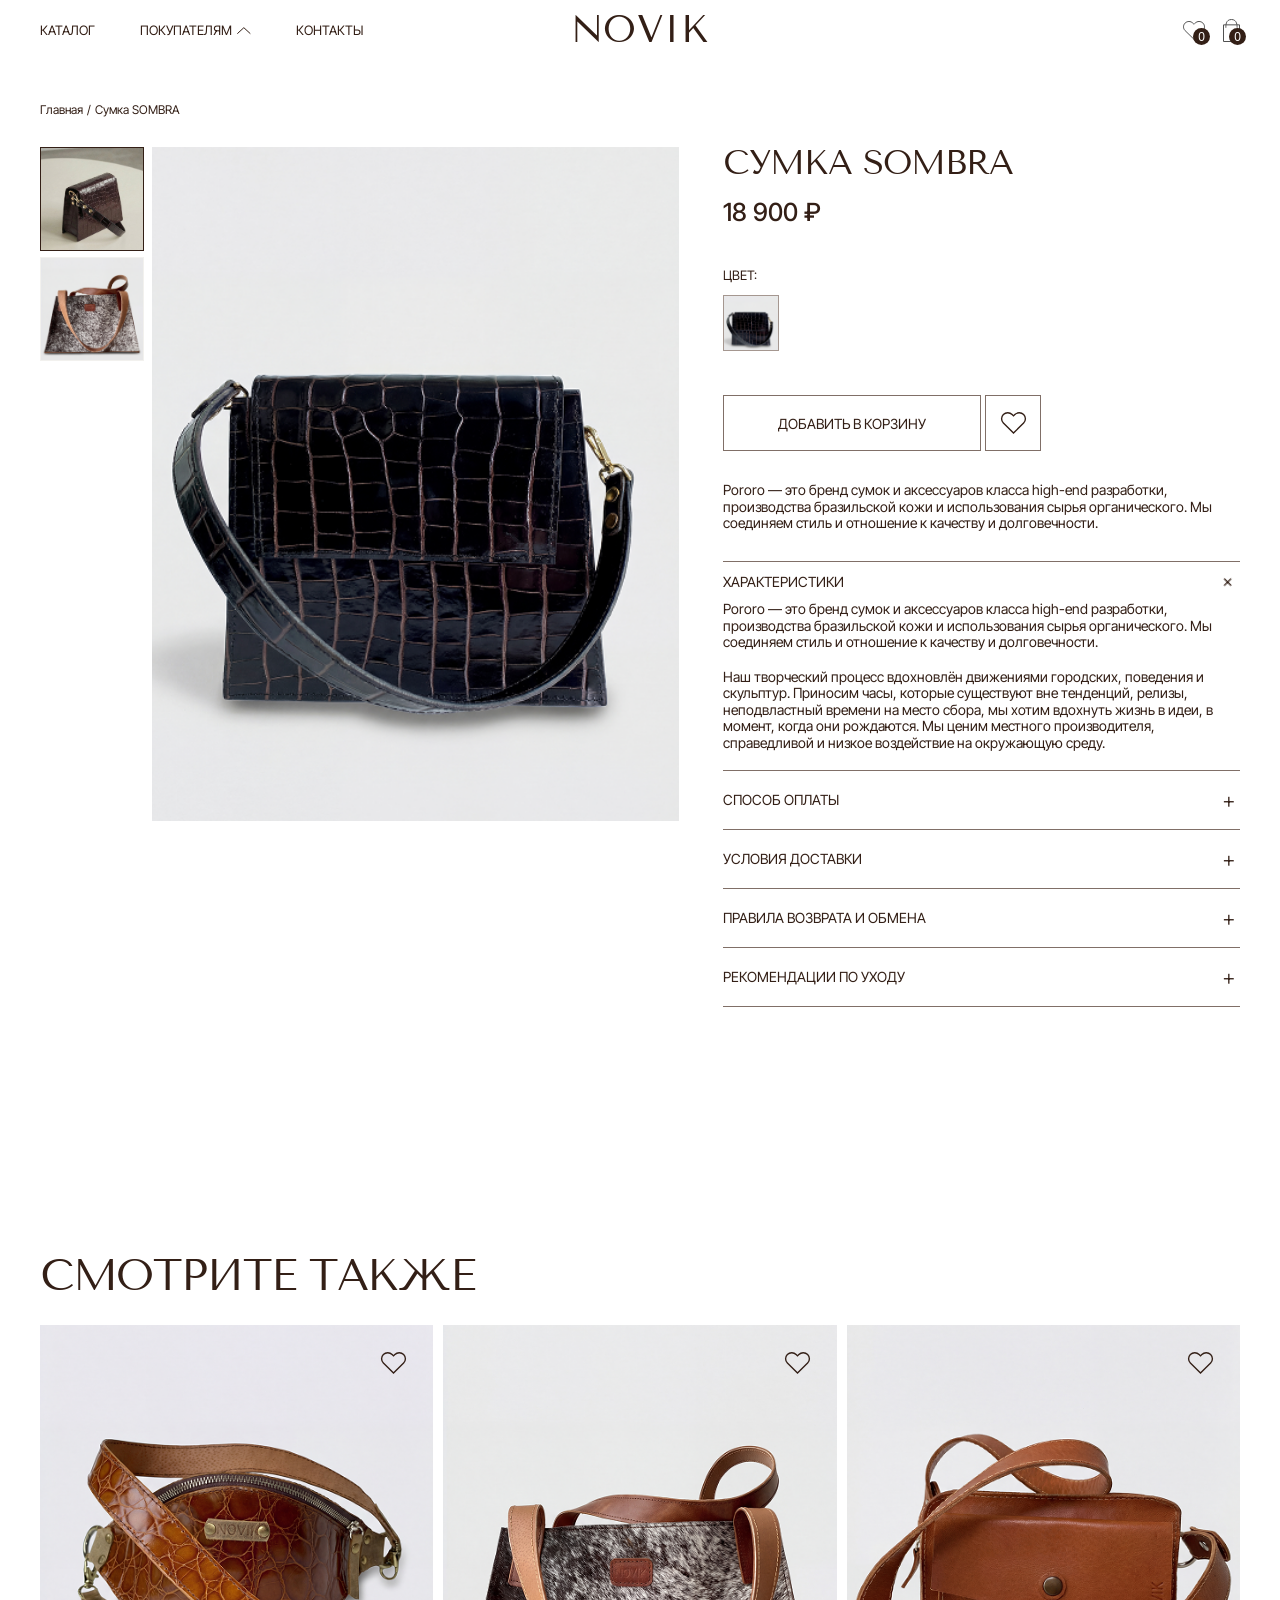
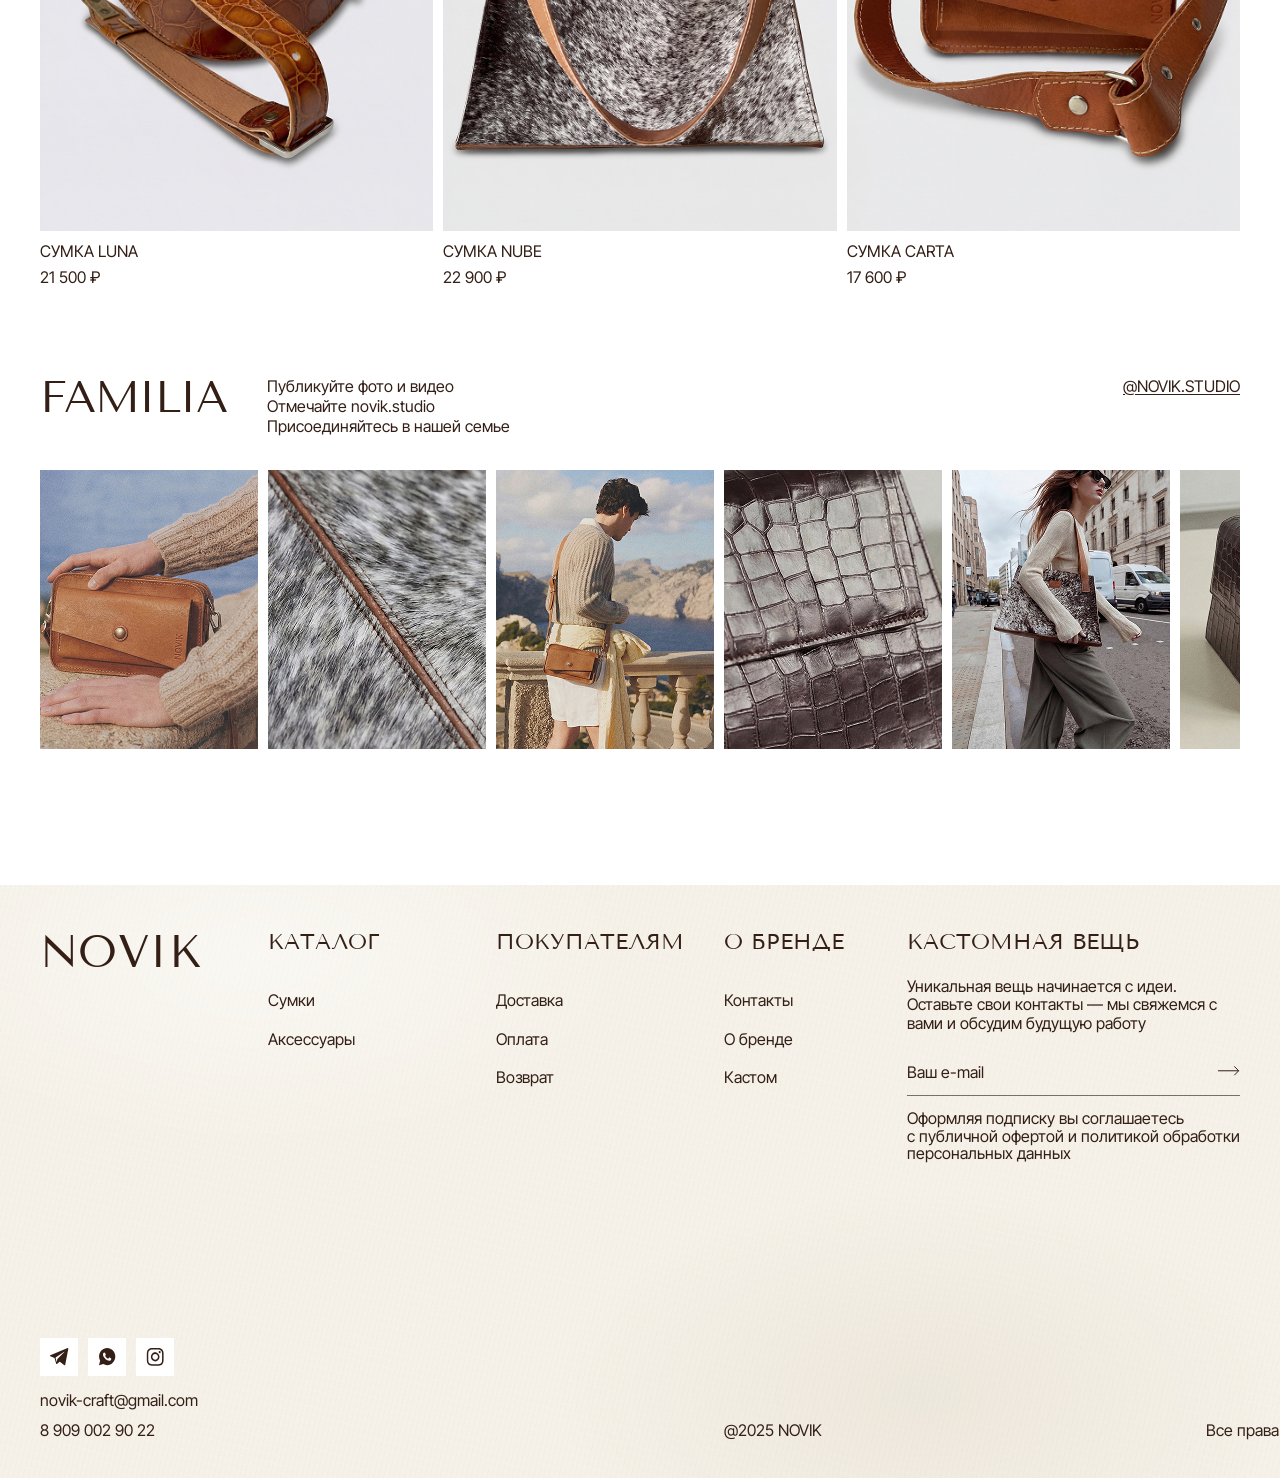
<file: catalog/sombra/index.html>
<!DOCTYPE html><html lang="ru"><head><meta charset="utf-8"><link rel="icon" href="../../favicon.ico" type="image/x-icon"><meta name="viewport" content="width=device-width"><meta name="description" content="Сумка SOMBRA — NOVIK"><link rel="stylesheet" href="../../fonts/fonts.css"><title>Сумка SOMBRA — NOVIK</title><link rel="stylesheet" href="../../assets/FavoritesCartSidebar.cBLfcO94.css"><style>.familia-section[data-scope-tfskfanc]{color:#331f16;padding:var(--familia-padding-top,0px) 0 136px;background:#fff}.familia-section__inner[data-scope-tfskfanc]{width:min(1360px,100% - 80px);margin:0 auto}.familia-section__heading[data-scope-tfskfanc]{grid-template-columns:218px 1fr auto;align-items:start;column-gap:9px;margin-bottom:34px;display:grid}.familia-section[data-scope-tfskfanc] h2[data-scope-tfskfanc],.familia-section[data-scope-tfskfanc] p[data-scope-tfskfanc],.familia-section[data-scope-tfskfanc] a[data-scope-tfskfanc]{margin:0;font-family:Inter Tight,Arial,sans-serif;font-weight:400}.familia-section[data-scope-tfskfanc] h2[data-scope-tfskfanc]{letter-spacing:-.035em;font-family:Tenor Sans,Georgia,serif;font-size:44px;line-height:.98}.familia-section[data-scope-tfskfanc] p[data-scope-tfskfanc],.familia-section[data-scope-tfskfanc] a[data-scope-tfskfanc]{font-size:16px;line-height:20px}.familia-section[data-scope-tfskfanc] a[data-scope-tfskfanc]{color:inherit;text-underline-offset:2px;text-decoration:underline}.familia-section[data-scope-tfskfanc] a[data-scope-tfskfanc]:focus-visible{outline-offset:4px;outline:2px solid #331f16}.familia-section__gallery[data-scope-tfskfanc]{flex-wrap:nowrap;gap:10px;display:flex;overflow:hidden}.familia-section__gallery[data-scope-tfskfanc] img[data-scope-tfskfanc]{object-fit:cover;flex:0 0 218px;width:218px;height:279px;display:block}@media (width<=1199px){.familia-section[data-scope-tfskfanc]{padding-top:var(--familia-tablet-padding-top,var(--familia-padding-top,0px));padding-bottom:77px}.familia-section__inner[data-scope-tfskfanc]{width:auto;margin:0 47px}.familia-section__heading[data-scope-tfskfanc]{grid-template-columns:218px 1fr auto;margin-bottom:27px}.familia-section[data-scope-tfskfanc] h2[data-scope-tfskfanc]{font-size:44px}.familia-section__gallery[data-scope-tfskfanc]{gap:10px;overflow:hidden}.familia-section__gallery[data-scope-tfskfanc] img[data-scope-tfskfanc]{flex:0 0 calc(16.6667% - 8.33333px);width:calc(16.6667% - 8.33333px);height:209px}}@media (width<=596px){.familia-section[data-scope-tfskfanc]{padding-top:var(--familia-mobile-padding-top,var(--familia-tablet-padding-top,var(--familia-padding-top,0px)));padding-bottom:55px}.familia-section__inner[data-scope-tfskfanc]{margin:0 15px}.familia-section__heading[data-scope-tfskfanc]{grid-template-columns:1fr auto;gap:12px 10px;margin-bottom:22px;display:grid}.familia-section[data-scope-tfskfanc] h2[data-scope-tfskfanc]{grid-column:1;font-size:32px;line-height:1}.familia-section[data-scope-tfskfanc] p[data-scope-tfskfanc]{grid-column:1/-1;font-size:14px;line-height:16px}.familia-section[data-scope-tfskfanc] a[data-scope-tfskfanc]{grid-area:1/2;align-self:start;font-size:16px;line-height:20px}.familia-section__gallery[data-scope-tfskfanc]{scrollbar-width:none;overscroll-behavior-x:contain;-webkit-overflow-scrolling:touch;gap:8px;display:flex;overflow:auto hidden}.familia-section__gallery[data-scope-tfskfanc]::-webkit-scrollbar{display:none}.familia-section__gallery[data-scope-tfskfanc] img[data-scope-tfskfanc]{flex:0 0 80px;width:80px;height:103px}}@media (597px<=width<=768px){.familia-section__gallery[data-scope-tfskfanc] img[data-scope-tfskfanc]{flex:0 0 calc(16.6667% - 8.33333px);width:calc(16.6667% - 8.33333px);height:133px}}
.header-actions[data-scope-imljrn4e]{align-items:center;gap:18px;display:flex}.header-actions[data-scope-imljrn4e] .icon-button[data-scope-imljrn4e]{color:inherit;cursor:pointer;background:0 0;border:0;justify-content:center;align-items:center;padding:0;display:inline-flex;position:relative}.header-favorite[data-scope-imljrn4e]{width:22px;height:19px}.header-cart[data-scope-imljrn4e]{width:17px;height:23px}.header-favorite[data-scope-imljrn4e] img[data-scope-imljrn4e]{width:22px}.header-cart[data-scope-imljrn4e] img[data-scope-imljrn4e]{width:17px;height:23px}.header-actions__icon[data-scope-imljrn4e]{filter:brightness(0)saturate();opacity:.68}.store-count[data-scope-imljrn4e]{color:#fff;text-align:center;background:#331f16;border-radius:50%;place-items:center;width:17px;height:17px;padding:0;font-size:12px;line-height:1;display:grid;position:absolute}.favorite-count[data-scope-imljrn4e]{bottom:-5px;right:-5px}.cart-count[data-scope-imljrn4e]{bottom:-3px;right:-6px}.catalog-header.menu-is-open .header-actions__icon[data-scope-imljrn4e]{filter:none;opacity:1}.catalog-header.menu-is-open .store-count[data-scope-imljrn4e]{color:#5b473e;background:#fff}@media (width<=767px){.header-actions[data-scope-imljrn4e]{gap:0}.header-favorite{display:none!important}}
</style><link rel="stylesheet" href="../../assets/ProductPage.CTJHzDot.css"></head><body><header class="catalog-header" id="top" data-scope-eph2s77r><div class="catalog-header__inner" data-scope-eph2s77r><button class="menu-toggle" type="button" aria-label="Открыть меню" aria-expanded="false" aria-controls="mobile-menu" data-scope-eph2s77r><span data-scope-eph2s77r></span><span data-scope-eph2s77r></span><span data-scope-eph2s77r></span></button><nav class="site-desktop-nav site-desktop-nav--page" aria-label="Основная навигация"><a href="../../catalog/index.html">Каталог</a><div class="site-buyer-nav"><button class="site-buyer-toggle" type="button" aria-expanded="false" aria-controls="buyer-dropdown-page">Покупателям<svg class="site-buyer-arrow" width="14" height="8" viewBox="0 0 14 8" fill="none" aria-hidden="true"><path d="M13.3394 6.68042L6.83935 0.68042L0.339355 6.68042" stroke="currentColor"></path></svg></button><div class="site-buyer-dropdown" id="buyer-dropdown-page" aria-hidden="true"><a href="../../delivery/index.html">Доставка</a><a href="../../payment/index.html">Оплата</a><a href="../../returns/index.html">Возврат</a></div></div><a href="../../#contacts">Контакты</a></nav><a class="catalog-header__logo" href="../../index.html" aria-label="NOVIK, на главную" data-scope-eph2s77r>NOVIK</a><div class="catalog-header__actions header-actions" data-scope-imljrn4e><button class="icon-button header-favorite" type="button" data-sidebar-open="favorites" aria-label="Избранное" data-scope-imljrn4e><img class="header-actions__icon" src="../../hero/favorite.svg" alt="" data-scope-imljrn4e><span class="store-count favorite-count" data-favorites-count aria-hidden="true" data-scope-imljrn4e>0</span></button><button class="icon-button header-cart" type="button" data-sidebar-open="cart" aria-label="Корзина, 0 товаров" data-scope-imljrn4e><img class="header-actions__icon" src="../../hero/cart.svg" alt="" data-scope-imljrn4e><span class="store-count cart-count" data-store-count aria-hidden="true" data-scope-imljrn4e>0</span></button></div></div></header><aside class="mobile-menu" id="mobile-menu" data-mobile-menu data-root-selector=".catalog-header" aria-label="Меню сайта" aria-hidden="true" hidden><nav class="mobile-menu__content" aria-label="Мобильная навигация"><section class="mobile-menu__group mobile-menu__group--catalog"><h2>Каталог</h2><a href="../../catalog/index.html?category=bags">Сумки</a><a href="../../catalog/index.html?category=accessories">Аксессуары</a></section><section class="mobile-menu__group mobile-menu__group--buyers"><h2>Покупателям</h2><a href="../../delivery/index.html">Доставка</a><a href="../../payment/index.html">Оплата</a><a href="../../returns/index.html">Возврат</a></section><section class="mobile-menu__group mobile-menu__group--about"><h2>О бренде</h2><a href="../../#contacts">Контакты</a><a href="../../#about">О бренде</a><a href="#custom">Кастом</a></section></nav><div class="mobile-menu__socials" aria-label="Социальные сети"><a href="../../#telegram" aria-label="Telegram"><img src="../../hero/tg.svg" alt=""></a><a href="../../#whatsapp" aria-label="WhatsApp"><img src="../../hero/wp.svg" alt=""></a><a href="../../#instagram" aria-label="Instagram"><img src="../../hero/ig.svg" alt=""></a></div></aside><main class="catalog-page" data-scope-eph2s77r><section class="product-section" aria-labelledby="product-title" data-scope-eph2s77r><div class="catalog-container" data-scope-eph2s77r><nav class="breadcrumbs" aria-label="Хлебные крошки" data-scope-eph2s77r><a href="../../index.html" data-scope-eph2s77r>Главная</a><span data-scope-eph2s77r>/</span><span data-scope-eph2s77r>Сумка SOMBRA</span></nav><div class="product-layout" data-scope-eph2s77r><div class="product-gallery" data-product-gallery data-scope-eph2s77r><div class="product-gallery__thumbs" aria-label="Фотографии товара" data-scope-eph2s77r><button class="gallery-thumb is-active" type="button" data-gallery-src="../../catalog/rectangle-674.png" data-gallery-alt="SOMBRA — фото 2" aria-label="Показать фото 1" aria-current="true" data-scope-eph2s77r><img src="../../catalog/rectangle-674.png" alt="" data-scope-eph2s77r></button><button class="gallery-thumb" type="button" data-gallery-src="../../catalog/rectangle-675.png" data-gallery-alt="SOMBRA — фото 3" aria-label="Показать фото 2" data-scope-eph2s77r><img src="../../catalog/rectangle-675.png" alt="" data-scope-eph2s77r></button></div><figure class="product-gallery__main" data-scope-eph2s77r><img data-gallery-main src="../../catalog/rectangle-821.png" alt="SOMBRA — фото 1" data-scope-eph2s77r><button class="gallery-arrow gallery-arrow--previous" type="button" data-gallery-previous aria-label="Предыдущее фото" data-scope-eph2s77r>←</button><button class="gallery-arrow gallery-arrow--next" type="button" data-gallery-next aria-label="Следующее фото" data-scope-eph2s77r>→</button></figure></div><section class="product-info" aria-label="Информация о товаре" data-scope-eph2s77r><h1 id="product-title" data-scope-eph2s77r>СУМКА SOMBRA</h1><p class="product-price" data-scope-eph2s77r>18 900 ₽</p><div class="product-color" data-scope-eph2s77r><span data-scope-eph2s77r>ЦВЕТ:</span><button type="button" class="color-swatch" aria-label="Коричневый цвет, выбран" data-scope-eph2s77r><img src="../../catalog/rectangle-821.png" alt="" data-scope-eph2s77r></button></div><div class="product-actions" data-scope-eph2s77r><button class="add-to-cart" type="button" data-add-to-cart data-product-id="sombra" data-product-name="СУМКА SOMBRA" data-product-price="18900" data-product-image="../../catalog/rectangle-821.png" data-product-alt="SOMBRA на светлом фоне" data-scope-eph2s77r>ДОБАВИТЬ В КОРЗИНУ</button><button class="icon-button product-favorite" type="button" data-product-id="sombra" data-product-name="СУМКА SOMBRA" data-product-price="18900" data-product-image="../../catalog/rectangle-821.png" data-product-alt="SOMBRA на светлом фоне" aria-label="Добавить SOMBRA в избранное" aria-pressed="false" data-scope-eph2s77r><svg viewBox="0 0 22 19" aria-hidden="true" data-scope-eph2s77r><path d="M12.191 2.063a5.45 5.45 0 0 1 7.716 0 5.3 5.3 0 0 1 0 7.521L11 18.3 2.093 9.584a5.3 5.3 0 0 1 0-7.521 5.45 5.45 0 0 1 7.716 0L11 3.229z" data-scope-eph2s77r></path></svg></button></div><p class="product-description" data-scope-eph2s77r>Pororo — это бренд сумок и аксессуаров класса high-end разработки, производства бразильской кожи и использования сырья органического. Мы соединяем стиль и отношение к качеству и долговечности.</p><div class="product-accordions" data-scope-eph2s77r><section class="accordion-item is-open" data-scope-eph2s77r><h2 data-scope-eph2s77r><button class="accordion-trigger" type="button" aria-expanded="true" data-scope-eph2s77r><span data-scope-eph2s77r>ХАРАКТЕРИСТИКИ</span><span class="accordion-symbol" aria-hidden="true" data-scope-eph2s77r>+</span></button></h2><div class="accordion-content" data-scope-eph2s77r><div class="accordion-content__inner" data-scope-eph2s77r><p data-scope-eph2s77r>Pororo — это бренд сумок и аксессуаров класса high-end разработки, производства бразильской кожи и использования сырья органического. Мы соединяем стиль и отношение к качеству и долговечности.</p><p data-scope-eph2s77r>Наш творческий процесс вдохновлён движениями городских, поведения и скульптур. Приносим часы, которые существуют вне тенденций, релизы, неподвластный времени на место сбора, мы хотим вдохнуть жизнь в идеи, в момент, когда они рождаются. Мы ценим местного производителя, справедливой и низкое воздействие на окружающую среду.</p></div></div></section><section class="accordion-item" data-scope-eph2s77r><h2 data-scope-eph2s77r><button class="accordion-trigger" type="button" aria-expanded="false" data-scope-eph2s77r><span data-scope-eph2s77r>СПОСОБ ОПЛАТЫ</span><span class="accordion-symbol" aria-hidden="true" data-scope-eph2s77r>+</span></button></h2><div class="accordion-content" hidden data-scope-eph2s77r><div class="accordion-content__inner" data-scope-eph2s77r><p data-scope-eph2s77r>Доступные способы оплаты отображаются при оформлении заказа.</p></div></div></section><section class="accordion-item" data-scope-eph2s77r><h2 data-scope-eph2s77r><button class="accordion-trigger" type="button" aria-expanded="false" data-scope-eph2s77r><span data-scope-eph2s77r>УСЛОВИЯ ДОСТАВКИ</span><span class="accordion-symbol" aria-hidden="true" data-scope-eph2s77r>+</span></button></h2><div class="accordion-content" hidden data-scope-eph2s77r><div class="accordion-content__inner" data-scope-eph2s77r><p data-scope-eph2s77r>Условия доставки и доступные варианты отображаются при оформлении заказа.</p></div></div></section><section class="accordion-item" data-scope-eph2s77r><h2 data-scope-eph2s77r><button class="accordion-trigger" type="button" aria-expanded="false" data-scope-eph2s77r><span data-scope-eph2s77r>ПРАВИЛА ВОЗВРАТА И ОБМЕНА</span><span class="accordion-symbol" aria-hidden="true" data-scope-eph2s77r>+</span></button></h2><div class="accordion-content" hidden data-scope-eph2s77r><div class="accordion-content__inner" data-scope-eph2s77r><p data-scope-eph2s77r>Возврат и обмен возможны в соответствии с действующими правилами магазина.</p></div></div></section><section class="accordion-item" data-scope-eph2s77r><h2 data-scope-eph2s77r><button class="accordion-trigger" type="button" aria-expanded="false" data-scope-eph2s77r><span data-scope-eph2s77r>РЕКОМЕНДАЦИИ ПО УХОДУ</span><span class="accordion-symbol" aria-hidden="true" data-scope-eph2s77r>+</span></button></h2><div class="accordion-content" hidden data-scope-eph2s77r><div class="accordion-content__inner" data-scope-eph2s77r><p data-scope-eph2s77r>Рекомендации по уходу зависят от материала и конструкции изделия. Подробные указания предоставляются вместе с заказом.</p></div></div></section></div></section></div></div></section><section class="recommendations catalog-container" aria-labelledby="recommendations-title" data-scope-eph2s77r><h2 id="recommendations-title" data-scope-eph2s77r>СМОТРИТЕ ТАКЖЕ</h2><div class="recommendations__grid" data-scope-eph2s77r><article class="recommendation-card" data-scope-eph2s77r><div class="recommendation-card__media" data-scope-eph2s77r><a href="../../catalog/luna/index.html" aria-label="Открыть товар LUNA" data-scope-eph2s77r><img src="../../catalog/rectangle-673.png" alt="LUNA на светлом фоне" loading="lazy" data-scope-eph2s77r></a><button class="icon-button recommendation-favorite" type="button" data-product-id="luna" data-product-name="СУМКА LUNA" data-product-price="21500" data-product-image="../../catalog/rectangle-673.png" data-product-alt="LUNA на светлом фоне" aria-label="Добавить LUNA в избранное" aria-pressed="false" data-scope-eph2s77r><svg viewBox="0 0 22 19" aria-hidden="true" data-scope-eph2s77r><path d="M12.191 2.063a5.45 5.45 0 0 1 7.716 0 5.3 5.3 0 0 1 0 7.521L11 18.3 2.093 9.584a5.3 5.3 0 0 1 0-7.521 5.45 5.45 0 0 1 7.716 0L11 3.229z" data-scope-eph2s77r></path></svg></button></div><h3 data-scope-eph2s77r>СУМКА LUNA</h3><p data-scope-eph2s77r>21 500 ₽</p></article><article class="recommendation-card" data-scope-eph2s77r><div class="recommendation-card__media" data-scope-eph2s77r><a href="../../catalog/nube/index.html" aria-label="Открыть товар NUBE" data-scope-eph2s77r><img src="../../catalog/rectangle-675.png" alt="NUBE на светлом фоне" loading="lazy" data-scope-eph2s77r></a><button class="icon-button recommendation-favorite" type="button" data-product-id="nube" data-product-name="СУМКА NUBE" data-product-price="22900" data-product-image="../../catalog/rectangle-675.png" data-product-alt="NUBE на светлом фоне" aria-label="Добавить NUBE в избранное" aria-pressed="false" data-scope-eph2s77r><svg viewBox="0 0 22 19" aria-hidden="true" data-scope-eph2s77r><path d="M12.191 2.063a5.45 5.45 0 0 1 7.716 0 5.3 5.3 0 0 1 0 7.521L11 18.3 2.093 9.584a5.3 5.3 0 0 1 0-7.521 5.45 5.45 0 0 1 7.716 0L11 3.229z" data-scope-eph2s77r></path></svg></button></div><h3 data-scope-eph2s77r>СУМКА NUBE</h3><p data-scope-eph2s77r>22 900 ₽</p></article><article class="recommendation-card" data-scope-eph2s77r><div class="recommendation-card__media" data-scope-eph2s77r><a href="../../catalog/carta/index.html" aria-label="Открыть товар CARTA" data-scope-eph2s77r><img src="../../catalog/rectangle-702.png" alt="CARTA на светлом фоне" loading="lazy" data-scope-eph2s77r></a><button class="icon-button recommendation-favorite" type="button" data-product-id="carta" data-product-name="СУМКА CARTA" data-product-price="17600" data-product-image="../../catalog/rectangle-702.png" data-product-alt="CARTA на светлом фоне" aria-label="Добавить CARTA в избранное" aria-pressed="false" data-scope-eph2s77r><svg viewBox="0 0 22 19" aria-hidden="true" data-scope-eph2s77r><path d="M12.191 2.063a5.45 5.45 0 0 1 7.716 0 5.3 5.3 0 0 1 0 7.521L11 18.3 2.093 9.584a5.3 5.3 0 0 1 0-7.521 5.45 5.45 0 0 1 7.716 0L11 3.229z" data-scope-eph2s77r></path></svg></button></div><h3 data-scope-eph2s77r>СУМКА CARTA</h3><p data-scope-eph2s77r>17 600 ₽</p></article></div></section><section class="familia-section product-familia" id="familia" aria-labelledby="familia-title" style="--familia-padding-top: 91px; --familia-tablet-padding-top: 76px; --familia-mobile-padding-top: 76px;" data-scope-tfskfanc><div class="familia-section__inner" data-scope-tfskfanc><div class="familia-section__heading" data-scope-tfskfanc><h2 id="familia-title" data-scope-tfskfanc>FAMILIA</h2><p data-scope-tfskfanc>Публикуйте фото и видео<br data-scope-tfskfanc>Отмечайте novik.studio<br data-scope-tfskfanc>Присоединяйтесь в нашей семье<br data-scope-tfskfanc></p><a href="#instagram" data-scope-tfskfanc>@NOVIK.STUDIO</a></div><div class="familia-section__gallery" aria-label="Фотографии сообщества NOVIK" data-scope-tfskfanc><img src="../../familia/rectangle-685.jpg" alt="Коричневая сумка NOVIK в руках" loading="lazy" data-scope-tfskfanc><img src="../../familia/rectangle-690.png" alt="Фактура меха и кожаного шва сумки NOVIK" loading="lazy" data-scope-tfskfanc><img src="../../familia/rectangle-687.jpg" alt="Сумка NOVIK на фоне моря" loading="lazy" data-scope-tfskfanc><img src="../../familia/rectangle-686.jpg" alt="Фактура кожи сумки NOVIK" loading="lazy" data-scope-tfskfanc><img src="../../familia/rectangle-689.jpg" alt="Образ с сумкой NOVIK на городской улице" loading="lazy" data-scope-tfskfanc><img src="../../familia/rectangle-688.png" alt="Чёрная кожаная сумка NOVIK" loading="lazy" data-scope-tfskfanc></div></div></section></main><aside class="store-sidebar" data-store-sidebar aria-hidden="true" hidden><button class="store-sidebar__backdrop" type="button" data-sidebar-close aria-label="Закрыть панель"></button><section class="store-sidebar__panel" role="dialog" aria-modal="true" aria-labelledby="sidebar-title" tabindex="-1"><div class="store-sidebar__header"><h2 id="sidebar-title" data-sidebar-title>ИЗБРАННОЕ</h2><button class="store-sidebar__close" type="button" data-sidebar-close aria-label="Закрыть панель">×</button></div><div class="store-sidebar__content"><p class="store-sidebar__empty" data-sidebar-empty>Здесь пока ничего нет</p><div class="store-sidebar__list" data-sidebar-list></div></div><div class="store-sidebar__total" data-sidebar-total hidden><span>ИТОГО</span><strong data-sidebar-total-value></strong><a class="store-sidebar__checkout" href="../../checkout/index.html">К ОФОРМЛЕНИЮ</a></div></section></aside><footer class="site-footer" aria-label="Подвал сайта" data-scope-jo6i4kqk><div class="site-footer__inner" data-scope-jo6i4kqk><div class="site-footer__top" data-scope-jo6i4kqk><a class="site-footer__logo" href="#top" aria-label="NOVIK, на главную" data-scope-jo6i4kqk>NOVIK</a><div class="site-footer__socials" aria-label="Социальные сети" data-scope-jo6i4kqk><a href="#telegram" aria-label="Telegram" data-scope-jo6i4kqk><img src="../../hero/tg.svg" alt="" data-scope-jo6i4kqk></a><a href="#whatsapp" aria-label="WhatsApp" data-scope-jo6i4kqk><img src="../../hero/wp.svg" alt="" data-scope-jo6i4kqk></a><a href="#instagram" aria-label="Instagram" data-scope-jo6i4kqk><img src="../../hero/ig.svg" alt="" data-scope-jo6i4kqk></a></div><address class="site-footer__contacts" id="contacts" data-scope-jo6i4kqk><a href="mailto:novik-craft@gmail.com" data-scope-jo6i4kqk>novik-craft@gmail.com</a><a href="tel:+79090029022" data-scope-jo6i4kqk>8 909 002 90 22</a></address><nav class="site-footer__nav site-footer__nav--catalog" aria-labelledby="footer-catalog-title" data-scope-jo6i4kqk><h2 id="footer-catalog-title" data-scope-jo6i4kqk>Каталог</h2><a href="../../catalog/index.html?category=bags" data-scope-jo6i4kqk>Сумки</a><a href="../../catalog/index.html?category=accessories" data-scope-jo6i4kqk>Аксессуары</a></nav><nav class="site-footer__nav site-footer__nav--buyers" aria-labelledby="footer-buyers-title" data-scope-jo6i4kqk><h2 id="footer-buyers-title" data-scope-jo6i4kqk>Покупателям</h2><a href="../../delivery/index.html" data-scope-jo6i4kqk>Доставка</a><a href="../../payment/index.html" data-scope-jo6i4kqk>Оплата</a><a href="../../returns/index.html" data-scope-jo6i4kqk>Возврат</a></nav><nav class="site-footer__nav site-footer__nav--about" aria-labelledby="footer-about-title" data-scope-jo6i4kqk><h2 id="footer-about-title" data-scope-jo6i4kqk>О бренде</h2><a href="#contacts" data-scope-jo6i4kqk>Контакты</a><a href="#about" data-scope-jo6i4kqk>О бренде</a><a href="#custom" data-scope-jo6i4kqk>Кастом</a></nav><section class="site-footer__custom" id="custom" aria-labelledby="footer-custom-title" data-scope-jo6i4kqk><h2 id="footer-custom-title" data-scope-jo6i4kqk>Кастомная вещь</h2><p data-scope-jo6i4kqk>Уникальная вещь начинается с идеи.<br data-scope-jo6i4kqk>Оставьте свои контакты — мы свяжемся с вами и обсудим будущую работу<br data-scope-jo6i4kqk></p><form class="site-footer__form" id="footer-subscribe-form"  method="post" data-scope-jo6i4kqk><label class="visually-hidden" for="footer-email" data-scope-jo6i4kqk>Ваш e-mail</label><div class="site-footer__input-wrap" data-scope-jo6i4kqk><input id="footer-email" name="email" type="email" autocomplete="email" placeholder="Ваш e-mail" required aria-required="true" aria-describedby="footer-email-error" data-scope-jo6i4kqk><button type="submit" aria-label="Отправить email" data-scope-jo6i4kqk><img src="../../hero/footer-arrow.svg" alt="" data-scope-jo6i4kqk></button></div><p class="site-footer__form-error" id="footer-email-error" role="alert" aria-live="polite" data-scope-jo6i4kqk></p><small data-scope-jo6i4kqk>Оформляя подписку вы соглашаетесь<br data-scope-jo6i4kqk>с публичной офертой и политикой обработки<br data-scope-jo6i4kqk>персональных данных<br data-scope-jo6i4kqk></small></form></section></div><div class="site-footer__bottom" data-scope-jo6i4kqk><span data-scope-jo6i4kqk>@2025 NOVIK</span><span data-scope-jo6i4kqk>Все права защищены</span></div></div></footer><div class="custom-request-modal" id="custom-request-modal" hidden aria-hidden="true" data-scope-jo6i4kqk><div class="custom-request-modal__backdrop" data-custom-modal-close data-scope-jo6i4kqk></div><section class="custom-request-modal__dialog" role="dialog" aria-modal="true" aria-labelledby="custom-request-modal-title" aria-describedby="custom-request-modal-description" tabindex="-1" data-scope-jo6i4kqk><button class="custom-request-modal__close" type="button" data-custom-modal-close aria-label="Закрыть окно" data-scope-jo6i4kqk>×</button><div class="custom-request-modal__check" aria-hidden="true" data-scope-jo6i4kqk><svg viewBox="0 0 76 76" focusable="false" data-scope-jo6i4kqk><circle cx="38" cy="38" r="31" data-scope-jo6i4kqk></circle><path d="M21 38 33 50 57 26" data-scope-jo6i4kqk></path></svg></div><h2 id="custom-request-modal-title" data-scope-jo6i4kqk>Спасибо!</h2><p id="custom-request-modal-description" data-scope-jo6i4kqk>Демонстрация: заявка не отправлена.</p></section></div><script>window.NOVIK_ROOT=new URL("../../",document.baseURI).href; document.querySelectorAll('[data-product-image]').forEach(function(el){el.dataset.productImage=new URL(el.dataset.productImage,document.baseURI).href});</script><script>
(()=>{document.querySelectorAll(`.site-desktop-nav`).forEach(e=>{if(e.dataset.initialized===`true`)return;e.dataset.initialized=`true`;let t=Array.from(e.querySelectorAll(`.site-buyer-nav`)),n=Array.from(e.querySelectorAll(`.site-buyer-subnav`)),r=(e,t)=>{let n=e.querySelector(`.site-buyer-toggle`),r=e.querySelector(`.site-buyer-dropdown`);!n||!r||(e.classList.toggle(`is-open`,t),n.setAttribute(`aria-expanded`,String(t)),r.setAttribute(`aria-hidden`,String(!t)))},i=(e,t)=>{let n=e.querySelector(`.site-buyer-subtoggle`),r=e.querySelector(`.site-buyer-subdropdown`);!n||!r||(e.classList.toggle(`is-open`,t),n.setAttribute(`aria-expanded`,String(t)),r.setAttribute(`aria-hidden`,String(!t)))},a=()=>{n.forEach(e=>i(e,!1))},o=(e=!1)=>{a(),t.forEach(t=>{r(t,!1),e&&t.querySelector(`.site-buyer-toggle`)?.blur()})};t.forEach(e=>{let t=e.querySelector(`.site-buyer-toggle`);t&&t.addEventListener(`click`,()=>{let n=t.getAttribute(`aria-expanded`)!==`true`;o(),r(e,n)})}),n.forEach(e=>{e.addEventListener(`mouseenter`,()=>{n.forEach(t=>{t!==e&&i(t,!1)}),i(e,!0)}),e.addEventListener(`mouseleave`,()=>{e.contains(document.activeElement)||i(e,!1)}),e.addEventListener(`focusin`,()=>{n.forEach(t=>{t!==e&&i(t,!1)}),i(e,!0)}),e.addEventListener(`focusout`,t=>{let n=t.relatedTarget;(!n||!e.contains(n))&&i(e,!1)})}),document.addEventListener(`click`,t=>{if(!e.contains(t.target)){o();let t=document.activeElement;t&&e.contains(t)&&t.blur()}}),document.addEventListener(`keydown`,t=>{if(t.key===`Escape`){o(!0);let t=document.activeElement;t&&e.contains(t)&&t.blur()}})});
})();
</script><script>
(()=>{document.querySelectorAll(`[data-mobile-menu]`).forEach(e=>{if(e.dataset.initialized===`true`)return;e.dataset.initialized=`true`;let t=document.querySelector(`[aria-controls="${e.id}"]`),n=e.dataset.rootSelector,r=n?document.querySelector(n):null,i,a=n=>{if(!t)return;if(i!==void 0&&(window.clearTimeout(i),i=void 0),r?.classList.toggle(`menu-is-open`,n),t.setAttribute(`aria-expanded`,String(n)),t.setAttribute(`aria-label`,n?`Закрыть меню`:`Открыть меню`),e.setAttribute(`aria-hidden`,String(!n)),document.body.classList.toggle(`menu-lock`,n),n){e.hidden=!1,e.classList.remove(`is-open`),requestAnimationFrame(()=>{t.getAttribute(`aria-expanded`)===`true`&&e.classList.add(`is-open`)});return}e.classList.remove(`is-open`);let a=window.matchMedia(`(prefers-reduced-motion: reduce)`).matches;i=window.setTimeout(()=>{e.hidden=!0,i=void 0},a?0:420)};t?.addEventListener(`click`,()=>{a(t.getAttribute(`aria-expanded`)!==`true`)}),e.querySelectorAll(`a`).forEach(e=>{e.addEventListener(`click`,()=>a(!1))}),document.addEventListener(`keydown`,e=>{e.key===`Escape`&&t?.getAttribute(`aria-expanded`)===`true`&&a(!1)})});
})();
</script><script src="../../assets/ProductPage.DhsL-UVR.js"></script><script src="../../assets/FavoritesCartSidebar.B6Jwl61F.js"></script><script>
(()=>{var e=document.querySelector(`#footer-subscribe-form`),t=document.querySelector(`#footer-email`),n=e?.querySelector(`button[type="submit"]`),r=document.querySelector(`#footer-email-error`),i=document.querySelector(`#custom-request-modal`),a=i?.querySelector(`.custom-request-modal__dialog`),o=i?.querySelectorAll(`[data-custom-modal-close]`),s,c=null;document.activeElement===t&&t?.blur();var l=()=>{if(!i||i.hidden)return;s!==void 0&&window.clearTimeout(s),s=void 0,i.classList.remove(`is-open`),i.setAttribute(`aria-hidden`,`true`);let e=window.matchMedia(`(prefers-reduced-motion: reduce)`).matches;window.setTimeout(()=>{i.classList.contains(`is-open`)||(i.hidden=!0)},e?0:240),(c??t)?.focus(),c=null};o?.forEach(e=>e.addEventListener(`click`,l)),a?.addEventListener(`keydown`,e=>{if(e.key===`Escape`){e.preventDefault(),l();return}if(e.key!==`Tab`)return;let t=Array.from(a.querySelectorAll(`button, [href], input, select, textarea, [tabindex]:not([tabindex="-1"])`)).filter(e=>!e.hasAttribute(`disabled`));if(t.length===0){e.preventDefault(),a.focus();return}let n=t[0],r=t[t.length-1];e.shiftKey&&document.activeElement===n?(e.preventDefault(),r.focus()):!e.shiftKey&&document.activeElement===r&&(e.preventDefault(),n.focus())}),e?.addEventListener(`submit`,async i=>{if(i.preventDefault(),!(!t||!n||!t.reportValidity())){n.disabled=!0,r?.replaceChildren();try{t.value=``,e.dispatchEvent(new CustomEvent(`custom-request:success`))}catch{r&&(r.textContent=`Не удалось отправить заявку. Попробуйте позже.`)}finally{n.disabled=!1}}}),t?.addEventListener(`input`,()=>r?.replaceChildren()),e?.addEventListener(`custom-request:success`,()=>{!i||!a||(s!==void 0&&window.clearTimeout(s),c=document.activeElement instanceof HTMLElement?document.activeElement:t,i.hidden=!1,i.setAttribute(`aria-hidden`,`false`),i.classList.remove(`is-open`),requestAnimationFrame(()=>i.classList.add(`is-open`)),o?.[1]?.focus(),s=window.setTimeout(l,3e3))});
})();
</script></body></html>
</file>
<file: fonts/fonts.css>
@font-face {
  font-family: 'Inter Tight';
  font-style: normal;
  font-weight: 100;
  font-display: swap;
  src: url('InterTight-Thin.woff2') format('woff2');
}

@font-face {
  font-family: 'Inter Tight';
  font-style: normal;
  font-weight: 300;
  font-display: swap;
  src: url('InterTight-Light.woff2') format('woff2');
}

@font-face {
  font-family: 'Inter Tight';
  font-style: normal;
  font-weight: 400;
  font-display: swap;
  src: url('InterTight-Regular.woff2') format('woff2');
}

@font-face {
  font-family: 'Inter Tight';
  font-style: normal;
  font-weight: 500;
  font-display: swap;
  src: url('InterTight-Medium.woff2') format('woff2');
}

@font-face {
  font-family: 'Inter Tight';
  font-style: normal;
  font-weight: 600;
  font-display: swap;
  src: url('InterTight-SemiBold.woff2') format('woff2');
}

@font-face {
  font-family: 'Inter Tight';
  font-style: normal;
  font-weight: 700;
  font-display: swap;
  src: url('InterTight-Bold.woff2') format('woff2');
}

@font-face {
  font-family: 'Inter Tight';
  font-style: normal;
  font-weight: 800;
  font-display: swap;
  src: url('InterTight-ExtraBold.woff2') format('woff2');
}

@font-face {
  font-family: 'Inter Tight';
  font-style: normal;
  font-weight: 900;
  font-display: swap;
  src: url('InterTight-Black.woff2') format('woff2');
}

@font-face {
  font-family: 'Tenor Sans';
  font-style: normal;
  font-weight: 400;
  font-display: swap;
  src: url('TenorSans-Regular.woff2') format('woff2');
}
</file>
<file: assets/FavoritesCartSidebar.cBLfcO94.css>
.site-footer[data-scope-jo6i4kqk]{color:#331f16;background-color:#f5f1e8;background-image:radial-gradient(at 20% 12%,#ffffff7a,#0000 26%),radial-gradient(at 72% 86%,#b19d831f,#0000 28%),repeating-linear-gradient(104deg,#6a554205 0 1px,#0000 1px 5px),repeating-linear-gradient(14deg,#ffffff1f 0 1px,#0000 1px 8px);min-height:493px;font-family:Inter Tight,Arial,sans-serif;position:relative;overflow:hidden}.site-footer__inner[data-scope-jo6i4kqk]{width:min(1360px,100% - 80px);min-height:493px;margin:0 auto;padding:47px 0 40px;position:relative}.site-footer__top[data-scope-jo6i4kqk]{grid-template-rows:auto auto auto;grid-template-columns:190px 190px 190px 300px minmax(300px,1fr);gap:0 38px;display:grid;position:relative}.site-footer[data-scope-jo6i4kqk] a[data-scope-jo6i4kqk]{color:inherit;text-decoration:none}.site-footer[data-scope-jo6i4kqk] a[data-scope-jo6i4kqk]:focus-visible,.site-footer[data-scope-jo6i4kqk] button[data-scope-jo6i4kqk]:focus-visible{outline-offset:4px;outline:2px solid #331f16}.site-footer__logo[data-scope-jo6i4kqk]{letter-spacing:.01em;text-transform:uppercase;grid-area:1/1;align-self:start;font-family:Tenor Sans,Georgia,serif;font-size:45px;line-height:.9}.site-footer__socials[data-scope-jo6i4kqk]{grid-area:2/1;gap:10px;margin-top:252px;display:flex}.site-footer__socials[data-scope-jo6i4kqk] a[data-scope-jo6i4kqk],.site-footer__socials[data-scope-jo6i4kqk] img[data-scope-jo6i4kqk]{width:38px;height:38px;display:block}.site-footer__contacts[data-scope-jo6i4kqk]{flex-direction:column;grid-area:3/1;gap:14px;margin:16px 0 0;font-size:16px;font-style:normal;line-height:1;display:flex}.site-footer__nav[data-scope-jo6i4kqk]{flex-direction:column;align-items:flex-start;gap:22px;font-size:16px;line-height:1.05;display:flex}.site-footer__nav--catalog[data-scope-jo6i4kqk]{grid-area:1/2}.site-footer__nav--buyers[data-scope-jo6i4kqk]{grid-area:1/3}.site-footer__nav--about[data-scope-jo6i4kqk]{grid-area:1/4}.site-footer[data-scope-jo6i4kqk] h2[data-scope-jo6i4kqk]{text-transform:uppercase;margin:0 0 17px;font-family:Tenor Sans,Georgia,serif;font-size:22px;font-weight:400;line-height:.95}.site-footer__custom[data-scope-jo6i4kqk]{width:min(100%,333px);position:absolute;top:0;right:0}.site-footer__custom[data-scope-jo6i4kqk] h2[data-scope-jo6i4kqk]{margin-bottom:24px}.site-footer__custom[data-scope-jo6i4kqk] p[data-scope-jo6i4kqk]{margin:0;font-size:16px;line-height:1.15}.site-footer__form[data-scope-jo6i4kqk]{margin-top:30px}.site-footer__form[data-scope-jo6i4kqk] label[data-scope-jo6i4kqk]{margin-bottom:12px;font-size:16px;line-height:1;display:block}.visually-hidden[data-scope-jo6i4kqk]{clip:rect(0 0 0 0);white-space:nowrap;border:0;width:1px;height:1px;margin:-1px;padding:0;position:absolute;overflow:hidden}.site-footer__input-wrap[data-scope-jo6i4kqk]{border-bottom:1px solid #331f169e;align-items:center;width:333px;min-height:33px;display:flex}.site-footer__input-wrap[data-scope-jo6i4kqk] input[data-scope-jo6i4kqk]{box-sizing:border-box;min-width:0;height:33px;color:inherit;font:inherit;background:0 0;border:0;outline:0;flex:1;padding:0 0 13px;font-size:16px}.site-footer__input-wrap[data-scope-jo6i4kqk] input[data-scope-jo6i4kqk]:focus-visible{outline-offset:0;outline:0}.site-footer__input-wrap[data-scope-jo6i4kqk] input[data-scope-jo6i4kqk]::placeholder{color:inherit;opacity:1}.site-footer__input-wrap[data-scope-jo6i4kqk] button[data-scope-jo6i4kqk]{box-sizing:border-box;width:33px;height:33px;color:inherit;cursor:pointer;background:0 0;border:0;justify-content:flex-end;align-items:flex-start;padding:4px 0 0;display:flex}.site-footer__input-wrap[data-scope-jo6i4kqk] button[data-scope-jo6i4kqk]:disabled{cursor:wait;opacity:.45}.site-footer__input-wrap[data-scope-jo6i4kqk] button[data-scope-jo6i4kqk] img[data-scope-jo6i4kqk]{width:22px;height:10px;display:block}.site-footer__form[data-scope-jo6i4kqk] small[data-scope-jo6i4kqk]{margin-top:14px;font-size:16px;line-height:1.1;display:block}.site-footer__form-error[data-scope-jo6i4kqk]{color:#8d2e20;min-height:0;margin:8px 0 0;font-size:13px;line-height:1.15}.site-footer__bottom[data-scope-jo6i4kqk]{grid-template-columns:190px 190px 190px 300px minmax(300px,1fr);column-gap:38px;font-size:16px;line-height:1;display:grid;position:absolute;bottom:40px;left:0;right:0}.site-footer__bottom[data-scope-jo6i4kqk] span[data-scope-jo6i4kqk]:first-child{grid-column:4}.site-footer__bottom[data-scope-jo6i4kqk] span[data-scope-jo6i4kqk]:last-child{grid-column:5;justify-self:end}.custom-request-modal[data-scope-jo6i4kqk]{z-index:1000;color:#331f16;opacity:0;place-items:center;padding:15px;transition:opacity .24s;display:grid;position:fixed;inset:0}.custom-request-modal[data-scope-jo6i4kqk][hidden]{display:none}.custom-request-modal[data-scope-jo6i4kqk].is-open{opacity:1}.custom-request-modal__backdrop[data-scope-jo6i4kqk]{cursor:pointer;background:#331f166b;position:absolute;inset:0}.custom-request-modal__dialog[data-scope-jo6i4kqk]{box-sizing:border-box;text-align:center;background:#f5f1e8;width:min(100%,460px);padding:47px 45px 42px;transition:transform .24s;position:relative;transform:translateY(12px)scale(.98);box-shadow:0 18px 60px #331f162e}.custom-request-modal[data-scope-jo6i4kqk].is-open .custom-request-modal__dialog[data-scope-jo6i4kqk]{transform:translateY(0)scale(1)}.custom-request-modal__close[data-scope-jo6i4kqk]{width:32px;height:32px;color:inherit;cursor:pointer;background:0 0;border:0;padding:0;font:300 32px/1 Inter Tight,Arial,sans-serif;position:absolute;top:13px;right:18px}.custom-request-modal__check[data-scope-jo6i4kqk]{width:76px;height:76px;margin:0 auto 25px}.custom-request-modal__check[data-scope-jo6i4kqk] svg[data-scope-jo6i4kqk]{width:100%;height:100%;display:block;overflow:visible}.custom-request-modal__check[data-scope-jo6i4kqk] circle[data-scope-jo6i4kqk],.custom-request-modal__check[data-scope-jo6i4kqk] path[data-scope-jo6i4kqk]{fill:none;stroke:currentColor;stroke-linecap:round;stroke-linejoin:round}.custom-request-modal__check[data-scope-jo6i4kqk] circle[data-scope-jo6i4kqk]{stroke-width:1.5px;stroke-dasharray:195;stroke-dashoffset:195px}.custom-request-modal__check[data-scope-jo6i4kqk] path[data-scope-jo6i4kqk]{stroke-width:2px;stroke-dasharray:51;stroke-dashoffset:51px}.custom-request-modal[data-scope-jo6i4kqk].is-open .custom-request-modal__check[data-scope-jo6i4kqk] circle[data-scope-jo6i4kqk]{animation:.45s forwards custom-modal-draw}.custom-request-modal[data-scope-jo6i4kqk].is-open .custom-request-modal__check[data-scope-jo6i4kqk] path[data-scope-jo6i4kqk]{animation:.3s .45s forwards custom-modal-draw}.custom-request-modal__dialog[data-scope-jo6i4kqk] h2[data-scope-jo6i4kqk]{text-transform:uppercase;margin:0 0 13px;font:400 29px/.98 Tenor Sans,Georgia,serif}.custom-request-modal__dialog[data-scope-jo6i4kqk] p[data-scope-jo6i4kqk]{max-width:310px;margin:0 auto;font-size:16px;line-height:1.2}@keyframes custom-modal-draw{to{stroke-dashoffset:0}}@media (prefers-reduced-motion:reduce){.custom-request-modal[data-scope-jo6i4kqk],.custom-request-modal__dialog[data-scope-jo6i4kqk]{transition:none}.custom-request-modal[data-scope-jo6i4kqk].is-open .custom-request-modal__check[data-scope-jo6i4kqk] circle[data-scope-jo6i4kqk],.custom-request-modal[data-scope-jo6i4kqk].is-open .custom-request-modal__check[data-scope-jo6i4kqk] path[data-scope-jo6i4kqk]{stroke-dashoffset:0;animation:none}}@media (width<=767px){.custom-request-modal__dialog[data-scope-jo6i4kqk]{padding:39px 25px 33px}.custom-request-modal__dialog[data-scope-jo6i4kqk] h2[data-scope-jo6i4kqk]{font-size:25px}.custom-request-modal__dialog[data-scope-jo6i4kqk] p[data-scope-jo6i4kqk]{font-size:14px}}@media (width<=1199px){.site-footer[data-scope-jo6i4kqk]{min-height:690px}.site-footer__inner[data-scope-jo6i4kqk]{width:auto;min-height:690px;margin:0 47px;padding:47px 0 43px}.site-footer__top[data-scope-jo6i4kqk]{grid-template-rows:auto auto auto;grid-template-columns:repeat(3,minmax(0,1fr));gap:0 38px}.site-footer__logo[data-scope-jo6i4kqk]{grid-area:1/1;font-size:45px}.site-footer__socials[data-scope-jo6i4kqk]{grid-area:1/2;margin-top:-2px}.site-footer__contacts[data-scope-jo6i4kqk]{grid-area:1/3;margin-top:4px}.site-footer__nav--catalog[data-scope-jo6i4kqk]{grid-area:2/1;margin-top:53px}.site-footer__nav--buyers[data-scope-jo6i4kqk]{grid-area:2/2;margin-top:53px}.site-footer__nav--about[data-scope-jo6i4kqk]{grid-area:2/3;margin-top:53px}.site-footer__custom[data-scope-jo6i4kqk]{grid-area:3/1/auto/-1;width:auto;margin-top:81px;position:static}.site-footer__form[data-scope-jo6i4kqk]{margin-top:35px}.site-footer__input-wrap[data-scope-jo6i4kqk]{width:auto;min-height:0}.site-footer__input-wrap[data-scope-jo6i4kqk] input[data-scope-jo6i4kqk]{height:27px}.site-footer__input-wrap[data-scope-jo6i4kqk] button[data-scope-jo6i4kqk]{width:27px;height:27px;padding-top:4px}.site-footer__bottom[data-scope-jo6i4kqk]{grid-template-columns:repeat(3,minmax(0,1fr));column-gap:38px;margin-top:40px;position:static}.site-footer__bottom[data-scope-jo6i4kqk] span[data-scope-jo6i4kqk]:first-child{grid-column:1}.site-footer__bottom[data-scope-jo6i4kqk] span[data-scope-jo6i4kqk]:last-child{grid-column:3}}@media (width<=767px){.site-footer[data-scope-jo6i4kqk]{min-height:auto}.site-footer__inner[data-scope-jo6i4kqk]{width:auto;min-height:0;margin:0 15px;padding:29px 0 26px}.site-footer__top[data-scope-jo6i4kqk]{grid-template-rows:auto auto auto auto auto;grid-template-columns:repeat(2,minmax(0,1fr));column-gap:31px}.site-footer__logo[data-scope-jo6i4kqk]{grid-area:1/1;font-size:37.24px}.site-footer__socials[data-scope-jo6i4kqk]{grid-area:1/2;gap:10px;margin-top:-5px}.site-footer__contacts[data-scope-jo6i4kqk]{grid-area:2/1/auto/-1;grid-template-columns:repeat(2,minmax(0,1fr));align-items:start;gap:15px 31px;margin-top:20px;font-size:14px;display:grid}.site-footer__contacts[data-scope-jo6i4kqk] a[data-scope-jo6i4kqk]{white-space:nowrap}.site-footer__nav[data-scope-jo6i4kqk]{gap:22px;font-size:16px}.site-footer__nav[data-scope-jo6i4kqk] h2[data-scope-jo6i4kqk]{margin-bottom:14px;font-size:18px}.site-footer__nav--catalog[data-scope-jo6i4kqk]{grid-area:3/1;margin-top:47px}.site-footer__nav--buyers[data-scope-jo6i4kqk]{grid-area:3/2;margin-top:47px}.site-footer__nav--about[data-scope-jo6i4kqk]{grid-area:4/1/auto/-1;margin-top:77px}.site-footer__custom[data-scope-jo6i4kqk]{grid-area:5/1/auto/-1;margin-top:28px}.site-footer__custom[data-scope-jo6i4kqk] h2[data-scope-jo6i4kqk]{font-size:18px}.site-footer__custom[data-scope-jo6i4kqk] p[data-scope-jo6i4kqk]{font-size:16px;line-height:1.15}.site-footer__form[data-scope-jo6i4kqk]{margin-top:31px}.site-footer__input-wrap[data-scope-jo6i4kqk] input[data-scope-jo6i4kqk]{font-size:16px}.site-footer__form[data-scope-jo6i4kqk] small[data-scope-jo6i4kqk]{margin-top:15px;font-size:14px;line-height:1.1}.desktop-only[data-scope-jo6i4kqk]{display:none}.site-footer__bottom[data-scope-jo6i4kqk]{flex-wrap:nowrap;justify-content:space-between;gap:16px;font-size:16px;display:flex;bottom:21px;left:0;right:0}.site-footer__bottom[data-scope-jo6i4kqk] span[data-scope-jo6i4kqk]:first-child,.site-footer__bottom[data-scope-jo6i4kqk] span[data-scope-jo6i4kqk]:last-child{white-space:nowrap;flex:none;display:block}}@media (width<=359px){.site-footer__inner[data-scope-jo6i4kqk]{margin:0 12px}.site-footer__top[data-scope-jo6i4kqk]{column-gap:12px}.site-footer__contacts[data-scope-jo6i4kqk]{gap:15px 12px}}body.menu-lock{overflow:hidden}.mobile-menu[hidden],.mobile-menu{display:none}@media (width<=1199px){.mobile-menu{z-index:20;color:#fff;visibility:hidden;opacity:0;pointer-events:none;background:#5b473e;flex-direction:column;width:100vw;height:100dvh;font-size:16px;transition:opacity .4s cubic-bezier(.22,1,.36,1),transform .4s cubic-bezier(.22,1,.36,1),visibility 0s linear .4s;display:flex;position:fixed;inset:0;overflow-y:auto;transform:translateY(-16px)}.mobile-menu.is-open{visibility:visible;opacity:1;pointer-events:auto;transition-delay:0s;transform:translateY(0)}.mobile-menu__content{text-align:center;flex-direction:column;flex:1 0 auto;align-items:center;gap:45px;padding:117px 20px 90px;display:flex;position:relative}.mobile-menu__group{flex-direction:column;align-items:center;gap:22px;display:flex}.mobile-menu__group h2{text-transform:uppercase;margin:0 0 12px;font-family:Tenor Sans,Georgia,serif;font-size:21px;font-weight:400;line-height:1.2}.mobile-menu__group a{color:inherit;line-height:1.25;text-decoration:none}.mobile-menu__socials{flex:none;justify-content:center;gap:10px;margin:0 auto 40px;display:flex;position:static}.mobile-menu__socials a,.mobile-menu__socials img{width:38px;height:38px;display:block}}@media (width<=767px){.mobile-menu__content{gap:40px;padding-top:112px}.mobile-menu__group--about{order:2}.mobile-menu__group--buyers{order:3}.mobile-menu__group h2{margin-bottom:-4px}}@media (prefers-reduced-motion:reduce){.mobile-menu{transition-duration:1ms;transition-delay:0s;transform:none}}.site-desktop-nav{text-transform:uppercase;align-items:center;gap:45px;font-size:13px;line-height:1;display:flex}.site-desktop-nav a{color:inherit;text-decoration:none}.site-desktop-nav>a,.site-buyer-toggle{white-space:nowrap}.site-buyer-nav{position:relative}.site-buyer-nav:after{content:"";width:100%;height:34px;position:absolute;top:100%;left:0}.site-buyer-toggle{color:inherit;cursor:pointer;font:inherit;text-transform:uppercase;background:0 0;border:0;align-items:center;gap:5px;padding:0;display:inline-flex}.site-buyer-arrow{transform-origin:50%;flex:none;width:14px;height:8px;transition:transform .24s;display:block}.site-buyer-nav:hover .site-buyer-arrow,.site-buyer-nav:focus-within .site-buyer-arrow,.site-buyer-nav.is-open .site-buyer-arrow{transform:rotate(-180deg)}.site-buyer-dropdown{color:#331f16;text-transform:none;visibility:hidden;opacity:0;pointer-events:none;background:#fff;border:1px solid #331f16;align-content:start;gap:14px;width:160px;min-height:129px;padding:20px;font-size:16px;line-height:20px;transition:opacity .18s,transform .24s,visibility 0s linear .24s;display:grid;position:absolute;top:43px;left:-14px;transform:translateY(-6px)}.site-buyer-nav:hover .site-buyer-dropdown,.site-buyer-nav:focus-within .site-buyer-dropdown,.site-buyer-nav.is-open .site-buyer-dropdown{visibility:visible;opacity:1;pointer-events:auto;transition-delay:0s;transform:translateY(0)}.site-buyer-dropdown:before{content:"";clip-path:polygon(50% 0,100% 100%,0 100%);z-index:1;background:#331f16;width:16px;height:10px;position:absolute;top:-9px;left:72px}.site-buyer-dropdown:after{content:"";clip-path:polygon(50% 0,100% 100%,0 100%);z-index:2;background:#fff;width:12px;height:8px;position:absolute;top:-7px;left:74px}.site-buyer-dropdown>a{z-index:3;position:relative}@media (width>=1200px){.site-buyer-subnav{z-index:4;position:relative}.site-buyer-subnav:after{content:"";width:20px;height:calc(100% + 20px);position:absolute;top:-10px;left:100%}.site-buyer-subtoggle{z-index:3;width:100%;color:inherit;justify-content:space-between;align-items:center;gap:12px;text-decoration:none;display:flex;position:relative}.site-buyer-subarrow{flex:none;transition:transform .24s;display:block;transform:rotate(90deg)}.site-buyer-subnav:hover .site-buyer-subarrow,.site-buyer-subnav:focus-within .site-buyer-subarrow,.site-buyer-subnav.is-open .site-buyer-subarrow{transform:rotate(0)}.site-buyer-subdropdown{z-index:5;color:#331f16;text-transform:none;visibility:hidden;opacity:0;pointer-events:none;clip-path:inset(0 100% 0 0);background:#fff;border:1px solid #331f16;align-content:start;gap:14px;width:160px;min-height:129px;padding:20px;font-size:16px;line-height:20px;transition:clip-path .24s,opacity .18s,transform .24s,visibility 0s linear .24s;display:grid;position:absolute;top:0;left:calc(100% + 12px);transform:translate(-6px)}.site-buyer-subnav:hover>.site-buyer-subdropdown,.site-buyer-subnav:focus-within>.site-buyer-subdropdown,.site-buyer-subnav.is-open>.site-buyer-subdropdown,.site-buyer-subdropdown:hover,.site-buyer-subdropdown:focus-within{visibility:visible;opacity:1;pointer-events:auto;clip-path:inset(0);transition-delay:0s;transform:translate(0)}.site-buyer-subdropdown>a{z-index:3;color:inherit;text-decoration:none;position:relative}}@media (width<=1199px){.site-desktop-nav{display:none}}.site-desktop-nav--hero{gap:27px;font-size:16px}.site-desktop-nav--hero .site-buyer-dropdown{top:43px}.store-sidebar[hidden]{display:none}.store-sidebar{z-index:100;color:#331f16;position:fixed;inset:0}.store-sidebar__backdrop{opacity:0;cursor:pointer;background:#2017117a;border:0;width:100%;transition:opacity .28s;position:absolute;inset:0}.store-sidebar__panel{background:#fff;outline:none;flex-direction:column;width:min(480px,100%);height:100%;padding:34px 32px;transition:transform .32s;display:flex;position:absolute;top:0;right:0;transform:translate(100%)}.store-sidebar.is-open .store-sidebar__backdrop{opacity:1}.store-sidebar.is-open .store-sidebar__panel{transform:translate(0)}.store-sidebar__header{border-bottom:1px solid #d8d0c9;justify-content:space-between;align-items:center;padding-bottom:27px;display:flex}.store-sidebar__header h2{margin:0;font:400 28px/1 Tenor Sans,Georgia,serif}.store-sidebar__close,.store-sidebar__remove{color:inherit;cursor:pointer;background:0 0;border:0}.store-sidebar__close{width:32px;height:32px;padding:0;font-size:32px;font-weight:200;line-height:24px}.store-sidebar__content{flex:1;padding-top:24px;overflow:auto}.store-sidebar__empty{color:#806f67;margin:0;font-size:16px}.store-sidebar__list{gap:18px;display:grid}.store-sidebar__item{grid-template-columns:92px 1fr 26px;align-items:center;gap:15px;display:grid}.store-sidebar__item img{object-fit:cover;background:#f2eee3;width:92px;height:112px}.store-sidebar__item h3{margin:0 0 9px;font-size:16px;font-weight:400}.store-sidebar__item p{margin:0;font-size:16px}.store-sidebar__quantity{align-items:center;gap:8px;margin-top:12px;display:flex}.store-sidebar__quantity button{width:22px;height:22px;color:inherit;font:inherit;cursor:pointer;background:#fff;border:1px solid #806f67;padding:0;line-height:1}.store-sidebar__remove{padding:0;font-size:27px;font-weight:200}.store-sidebar__total{border-top:1px solid #d8d0c9;justify-content:space-between;padding-top:21px;font-size:16px;display:flex}.store-sidebar__total strong{font-weight:400}.store-sidebar__checkout{color:inherit;grid-column:1/-1;margin-top:14px;font-size:14px;text-decoration:underline}.store-sidebar__total{grid-template-columns:1fr auto;display:grid}.store-sidebar button:focus-visible{outline-offset:3px;outline:2px solid #331f16}@media (prefers-reduced-motion:reduce){.store-sidebar__backdrop,.store-sidebar__panel{transition:none}}@media (width<=767px){.store-sidebar__panel{width:100%;padding:25px 15px}.store-sidebar__header h2{font-size:24px}}
</file>
<file: assets/index.DMnSNokR.css>
*{box-sizing:border-box}html,body{min-width:320px;margin:0}body{color:#fff;background:#201711;font-family:Inter Tight,Arial,sans-serif}a,button{color:inherit;font:inherit}a{text-decoration:none}.hero{z-index:0;isolation:isolate;height:800px;position:relative;overflow:hidden}.hero.menu-is-open{z-index:40;overflow:visible}.hero__background,.hero__background img{width:100%;height:100%;position:absolute;inset:0}.hero__background{z-index:-1}.hero__background img{object-fit:cover;display:block}.site-header{z-index:3;justify-content:space-between;align-items:center;height:35px;display:flex;position:absolute;inset:21px max(40px,50% - 680px) auto}.logo{text-transform:uppercase;letter-spacing:.01em;font-family:Tenor Sans,Georgia,serif;font-size:45px;line-height:.9;position:absolute;top:-2px;left:50%;transform:translate(-50%)}.header-actions{align-items:center;gap:18px;display:flex}.header-actions a,.header-store-action{place-items:center;display:grid;position:relative}.header-store-action{cursor:pointer;background:0 0;border:0;padding:0}.header-actions img{display:block}.header-actions a:first-child img,.header-store-action:first-child img{width:22px;height:19px}.cart img{width:17px;height:23px}.header-store-count{color:#fff;background:#5a514b;border-radius:50%;place-items:center;width:17px;height:17px;font-size:12px;line-height:1;display:grid;position:absolute;bottom:-4px;right:-8px}.header-store-action:first-child .header-store-count{bottom:-6px;right:-8px}.menu-toggle{display:none}.product-card{color:#331f16;z-index:2;background:#fff;width:218px;height:268px;padding:10px;display:block;position:absolute;top:186px;left:50%;transform:translate(-50%)}.product-card__media{width:198px;height:198px;display:block;overflow:hidden}.product-card__image{width:198px;height:198px;display:block;position:relative;overflow:hidden}.product-card__image img{object-fit:cover;width:100%;height:100%;display:block}.product-card__footer{text-transform:uppercase;justify-content:space-between;align-items:center;min-height:19px;margin-top:20px;padding:0 9px 0 2px;font-size:20px;line-height:1;display:flex}.product-card__title{letter-spacing:-.02em;display:block}.product-card__footer img{width:22px;height:10px}.collection-copy{justify-content:space-between;align-items:end;display:flex;position:absolute;bottom:85px;left:max(40px,50% - 680px);right:max(40px,50% - 680px)}.collection-copy h1{text-transform:uppercase;width:322px;margin:0;font-family:Tenor Sans,Georgia,serif;font-size:45px;font-weight:400;line-height:.9}.collection-copy__meta{flex-direction:column;align-items:flex-end;gap:17px;display:flex}.collection-copy__brand{text-transform:uppercase;margin:0;font-size:18px}.collection-copy__description{text-align:right;width:223px;margin:0;font-size:16px;line-height:1.25}@media (width<=1199px){.hero{height:649px}.site-header{inset:21px 47px auto}.menu-toggle{cursor:pointer;background:0 0;border:0;align-self:flex-start;width:26px;height:26px;padding:0;display:block;position:relative}.menu-toggle span{background:#fff;width:26px;height:1px;transition:transform .2s,top .2s;display:block;position:absolute;left:0}.menu-toggle span:first-child{top:4px}.menu-toggle span:nth-child(2){top:12px}.menu-toggle span:nth-child(3){top:20px}.menu-toggle[aria-expanded=true] span:first-child{top:12px;transform:rotate(45deg)}.menu-toggle[aria-expanded=true] span:nth-child(2){opacity:0}.menu-toggle[aria-expanded=true] span:nth-child(3){top:12px;transform:rotate(-45deg)}.logo{font-size:37.24px;top:0}.product-card{top:186px}.collection-copy{bottom:49px;left:47px;right:47px}.collection-copy h1{font-size:45px}.collection-copy__description{width:227px}.menu-is-open .site-header{z-index:21}.menu-is-open .site-header:before{content:"";z-index:-1;pointer-events:none;background:#5b473e;height:88px;position:fixed;inset:0 0 auto}.menu-is-open .header-store-count{color:#5b473e;background:#fff}}@media (width<=767px){.hero{height:478px}.site-header{inset:21px 15px auto}.product-card{width:168px;height:214px;padding:8px;top:79px;left:auto;right:15px;transform:none}.product-card__media,.product-card__image{width:152px;height:152px}.product-card__footer{min-height:19px;margin-top:20px;padding:0 7px 0 1px;font-size:16px}.product-card__footer img{width:18px;height:8px}.collection-copy{display:block;inset:328px auto auto 15px}.collection-copy h1{width:248px;font-size:32px}.collection-copy__meta{align-items:flex-start;gap:10px;margin-top:16px}.collection-copy__brand{font-size:16px}.collection-copy__description{text-align:left;width:280px;font-size:14px;line-height:1.15}}.catalog-section[data-scope-7uztvhtp]{color:#331f16;background:#fff;padding:63px 0 136px}.catalog-section__inner[data-scope-7uztvhtp]{width:min(1360px,100% - 80px);margin:0 auto}.catalog-section__heading[data-scope-7uztvhtp]{justify-content:space-between;align-items:center;margin-bottom:25px;display:flex}.catalog-section[data-scope-7uztvhtp] h2[data-scope-7uztvhtp]{letter-spacing:-.035em;margin:0;font-family:Tenor Sans,Georgia,serif;font-size:44px;font-weight:400;line-height:1}.catalog-section__view[data-scope-7uztvhtp]{width:153px;height:52px;color:inherit;cursor:pointer;background:0 0;border:1px solid #331f16;place-items:center;font:400 16px/1 Inter Tight,Arial,sans-serif;text-decoration:none;display:inline-grid}.catalog-section__view[data-scope-7uztvhtp]:hover,.catalog-section__view[data-scope-7uztvhtp]:active{background:#f2eee3;border-color:#f2eee3}.catalog-section__view[data-scope-7uztvhtp]:focus-visible,.catalog-card__favorite[data-scope-7uztvhtp]:focus-visible,.catalog-card__link[data-scope-7uztvhtp]:focus-visible{outline-offset:4px;outline:2px solid #331f16}.catalog-section__grid[data-scope-7uztvhtp]{grid-template-columns:repeat(3,minmax(0,1fr));gap:24px 10px;display:grid}@media (width>=768px) and (width<1200px){.catalog-section[data-scope-7uztvhtp]{padding:63px 0 77px}.catalog-section__inner[data-scope-7uztvhtp]{width:auto;margin:0 47px}.catalog-section__heading[data-scope-7uztvhtp]{margin-bottom:25px}.catalog-section[data-scope-7uztvhtp] h2[data-scope-7uztvhtp]{font-size:44px}.catalog-section__view[data-scope-7uztvhtp]{width:153px;height:52px;font-size:16px}.catalog-section__grid[data-scope-7uztvhtp]{grid-template-columns:repeat(2,minmax(0,1fr));gap:24px 10px}}@media (width<768px){.catalog-section[data-scope-7uztvhtp]{padding:45px 0 80px;display:block}.catalog-section__inner[data-scope-7uztvhtp]{width:auto;margin:0 15px}.catalog-section__heading[data-scope-7uztvhtp]{white-space:nowrap;align-items:center;gap:12px;margin-bottom:24px}.catalog-section[data-scope-7uztvhtp] h2[data-scope-7uztvhtp]{letter-spacing:-.035em;min-width:0;font-size:25px}.catalog-section__view[data-scope-7uztvhtp]{flex:0 0 154px;width:154px;height:55px;font-size:14px}.catalog-section__grid[data-scope-7uztvhtp]{grid-template-columns:repeat(2,minmax(0,1fr));gap:14px 8px}}.about-brand[data-scope-a7igk3vi]{color:#331f16;background:#fff;padding:83px 0 148px}.about-brand__inner[data-scope-a7igk3vi]{width:min(1360px,100% - 80px);margin:0 auto}.about-brand[data-scope-a7igk3vi] h2[data-scope-a7igk3vi]{text-transform:uppercase;margin:0 0 40px;font-family:Tenor Sans,Georgia,serif;font-size:45px;font-weight:400;line-height:.9}.about-brand__grid[data-scope-a7igk3vi]{grid-template-columns:repeat(3,minmax(0,1fr));gap:10px;display:grid}.about-brand__panel[data-scope-a7igk3vi]{min-width:0;position:relative;overflow:hidden}.about-brand__panel--paper[data-scope-a7igk3vi],.about-brand__panel--leather[data-scope-a7igk3vi],.about-brand__panel--model[data-scope-a7igk3vi]{height:573px}.about-brand__panel--paper[data-scope-a7igk3vi],.about-brand__panel--leather[data-scope-a7igk3vi]{text-align:center}.about-brand__panel--paper[data-scope-a7igk3vi]{background:#f2eee3}.about-brand__panel--paper[data-scope-a7igk3vi]:before{content:"";mix-blend-mode:soft-light;opacity:.85;pointer-events:none;background:radial-gradient(at 13% 15%,#ffffff7a,#0000 32%),linear-gradient(130deg,#0000 23%,#ffffff57 23.5%,#0000 24%),linear-gradient(42deg,#0000 67%,#ffffff40 67.5%,#0000 68%);position:absolute;inset:0}.about-brand__panel--leather[data-scope-a7igk3vi]{color:#fff;background:#5b473e}.about-brand__framed-image[data-scope-a7igk3vi]{z-index:1;background:#fff;width:218px;height:278px;padding:10px;position:absolute;top:76px;left:50%;transform:translate(-50%)}.about-brand__framed-image[data-scope-a7igk3vi] img[data-scope-a7igk3vi]{object-fit:cover;width:198px;height:248px;display:block}.about-brand__panel[data-scope-a7igk3vi] p[data-scope-a7igk3vi]{z-index:1;width:271px;margin:0;font-family:Inter Tight,Arial,sans-serif;font-size:16px;font-weight:400;line-height:1.25;position:absolute;top:378px;left:50%;transform:translate(-50%)}.about-brand__panel--leather[data-scope-a7igk3vi] p[data-scope-a7igk3vi]{width:339px}.about-brand__panel--model[data-scope-a7igk3vi]>img[data-scope-a7igk3vi],.about-brand__street-picture[data-scope-a7igk3vi],.about-brand__street-picture[data-scope-a7igk3vi] img[data-scope-a7igk3vi]{width:100%;height:100%;display:block}.about-brand__panel--model[data-scope-a7igk3vi]>img[data-scope-a7igk3vi]{object-fit:cover}.about-brand__street-picture[data-scope-a7igk3vi] img[data-scope-a7igk3vi]{object-fit:cover;object-position:center center}.about-brand__panel--street[data-scope-a7igk3vi]{aspect-ratio:1360/573;grid-column:1/-1}.about-brand__collection[data-scope-a7igk3vi]{z-index:2;box-sizing:border-box;color:#331f16;background:#fff;width:218px;height:278px;padding:10px;font-family:Inter Tight,Arial,sans-serif;font-size:20px;font-weight:400;line-height:1;text-decoration:none;display:block;position:absolute;top:181px;left:114px}.about-brand__collection-media[data-scope-a7igk3vi]{width:198px;height:198px;display:block;overflow:hidden}.about-brand__collection-image[data-scope-a7igk3vi]{object-fit:cover;width:198px;height:198px;display:block}.about-brand__collection-row[data-scope-a7igk3vi]{justify-content:space-between;align-items:center;min-height:33px;margin-top:27px;padding:0 9px 0 2px;display:flex}.about-brand__collection-title[data-scope-a7igk3vi]{letter-spacing:-.02em;display:block}.about-brand__collection-row[data-scope-a7igk3vi] img[data-scope-a7igk3vi]{width:22px;height:10px;display:block}@media (width<=1199px){.about-brand[data-scope-a7igk3vi]{padding:42px 0 45px}.about-brand__inner[data-scope-a7igk3vi]{width:auto;margin:0 47px}.about-brand[data-scope-a7igk3vi] h2[data-scope-a7igk3vi]{margin-bottom:30px;font-size:45px}.about-brand__grid[data-scope-a7igk3vi]{grid-template-columns:repeat(2,minmax(0,1fr))}.about-brand__panel--model[data-scope-a7igk3vi]{display:none}.about-brand__panel--paper[data-scope-a7igk3vi],.about-brand__panel--leather[data-scope-a7igk3vi]{aspect-ratio:auto;height:425px}.about-brand__framed-image[data-scope-a7igk3vi]{top:19px}.about-brand__panel[data-scope-a7igk3vi] p[data-scope-a7igk3vi]{font-size:14px;line-height:1.15;top:311px}.about-brand__panel--leather[data-scope-a7igk3vi] p[data-scope-a7igk3vi]{width:301px}.about-brand__panel--street[data-scope-a7igk3vi]{aspect-ratio:auto;height:573px}.about-brand__collection[data-scope-a7igk3vi]{top:261px;left:34px}}@media (width<=767px){.about-brand[data-scope-a7igk3vi]{padding:22px 0 45px}.about-brand__inner[data-scope-a7igk3vi]{margin:0 15px}.about-brand[data-scope-a7igk3vi] h2[data-scope-a7igk3vi]{margin-bottom:47px;font-size:32px}.about-brand__grid[data-scope-a7igk3vi]{flex-direction:column;gap:8px;display:flex}.about-brand__panel--paper[data-scope-a7igk3vi],.about-brand__panel--leather[data-scope-a7igk3vi],.about-brand__panel--model[data-scope-a7igk3vi],.about-brand__panel--street[data-scope-a7igk3vi]{aspect-ratio:auto}.about-brand__panel--paper[data-scope-a7igk3vi]{height:442px}.about-brand__panel--model[data-scope-a7igk3vi]{height:435px;display:block}.about-brand__panel--model[data-scope-a7igk3vi]>img[data-scope-a7igk3vi]{object-fit:cover;object-position:center top}.about-brand__panel--leather[data-scope-a7igk3vi]{height:435px}.about-brand__panel--street[data-scope-a7igk3vi]{aspect-ratio:345/499;height:auto}.about-brand__framed-image[data-scope-a7igk3vi]{width:169px;height:214px;padding:8px;top:70px}.about-brand__framed-image[data-scope-a7igk3vi] img[data-scope-a7igk3vi]{width:153px;height:190px}.about-brand__panel--leather[data-scope-a7igk3vi] .about-brand__framed-image[data-scope-a7igk3vi]{top:43px}.about-brand__panel[data-scope-a7igk3vi] p[data-scope-a7igk3vi],.about-brand__panel--leather[data-scope-a7igk3vi] p[data-scope-a7igk3vi]{width:271px;font-size:14px;line-height:1.15;top:308px}.about-brand__panel--leather[data-scope-a7igk3vi] p[data-scope-a7igk3vi]{top:281px}.about-brand__collection[data-scope-a7igk3vi]{width:168px;height:214px;padding:8px;top:auto;bottom:21px;left:25px}.about-brand__collection-media[data-scope-a7igk3vi],.about-brand__collection-image[data-scope-a7igk3vi]{width:152px;height:152px}.about-brand__collection-row[data-scope-a7igk3vi]{min-height:28px;margin-top:18px;padding:0 7px 0 1px}.about-brand__collection-title[data-scope-a7igk3vi]{font-size:16px}.about-brand__collection-row[data-scope-a7igk3vi] img[data-scope-a7igk3vi]{width:18px;height:8px}}.care-tips[data-scope-rteakbvz]{color:#331f16;background:#fff;padding:0 0 146px}.care-tips__inner[data-scope-rteakbvz]{width:min(1360px,100% - 80px);margin:0 auto}.care-tips[data-scope-rteakbvz] h2[data-scope-rteakbvz],.care-tips[data-scope-rteakbvz] h3[data-scope-rteakbvz],.care-tips[data-scope-rteakbvz] p[data-scope-rteakbvz]{margin:0;font-weight:400}.care-tips[data-scope-rteakbvz] h2[data-scope-rteakbvz]{text-transform:uppercase;margin-bottom:31px;font-family:Tenor Sans,Georgia,serif;font-size:45px;line-height:.95}.care-tips__grid[data-scope-rteakbvz]{grid-template-rows:repeat(2,349px);grid-template-columns:repeat(3,minmax(0,1fr));gap:10px;display:grid}.care-tips__photo[data-scope-rteakbvz]{grid-area:1/2/span 2;overflow:hidden}.care-tips__photo[data-scope-rteakbvz] img[data-scope-rteakbvz]{object-fit:cover;width:100%;height:100%;display:block}.care-tips__card[data-scope-rteakbvz]{background:#f5f0e7;min-width:0;padding:45px 46px 35px;font-family:Inter Tight,Arial,sans-serif;position:relative;overflow:hidden}.care-tips__card[data-scope-rteakbvz]:before{content:"";opacity:.86;pointer-events:none;background:radial-gradient(at 18% 14%,#ffffff8f,#0000 35%),radial-gradient(at 84% 72%,#d2be9a29,#0000 44%),linear-gradient(115deg,#0000 31%,#ffffff52 31.5%,#0000 32%),linear-gradient(29deg,#0000 68%,#906f4e14 68.5%,#0000 69%);position:absolute;inset:0}.care-tips[data-scope-rteakbvz] h3[data-scope-rteakbvz],.care-tips[data-scope-rteakbvz] p[data-scope-rteakbvz]{z-index:1;position:relative}.care-tips[data-scope-rteakbvz] h3[data-scope-rteakbvz]{text-transform:uppercase;max-width:300px;font-family:Tenor Sans,Georgia,serif;font-size:22px;line-height:1.12}.care-tips[data-scope-rteakbvz] p[data-scope-rteakbvz]{width:331px;font-size:16px;line-height:1.25;position:absolute;bottom:31px;left:46px}.care-tips__card--cleaning[data-scope-rteakbvz] p[data-scope-rteakbvz],.care-tips__card--storage[data-scope-rteakbvz] p[data-scope-rteakbvz]{width:337px}.care-tips__card--nutrition[data-scope-rteakbvz]{grid-area:2/1}.care-tips__card--storage[data-scope-rteakbvz]{grid-area:2/3}@media (width<=1199px){.care-tips[data-scope-rteakbvz]{padding-bottom:45px}.care-tips__inner[data-scope-rteakbvz]{width:auto;margin:0;padding-left:64px;overflow:hidden}.care-tips[data-scope-rteakbvz] h2[data-scope-rteakbvz]{margin-bottom:30px}.care-tips__grid[data-scope-rteakbvz]{scrollbar-width:none;overscroll-behavior-x:contain;-webkit-overflow-scrolling:touch;grid-template-rows:none;grid-template-columns:none;gap:26px;display:flex;overflow:auto hidden}.care-tips__grid[data-scope-rteakbvz]::-webkit-scrollbar{display:none}.care-tips__photo[data-scope-rteakbvz]{display:none}.care-tips__card[data-scope-rteakbvz]{flex:0 0 447px;width:447px;height:319px;padding-left:28px;padding-right:28px}.care-tips[data-scope-rteakbvz] p[data-scope-rteakbvz]{width:calc(100% - 56px);font-size:14px;line-height:1.18;left:28px}}@media (width<=596px){.care-tips__inner[data-scope-rteakbvz]{padding-left:15px}.care-tips[data-scope-rteakbvz] h2[data-scope-rteakbvz]{margin-bottom:28px;font-size:25px}.care-tips__grid[data-scope-rteakbvz]{gap:8px;padding-right:15px}.care-tips__card[data-scope-rteakbvz]{flex-basis:calc(100vw - 30px);width:calc(100vw - 30px);height:249px;padding:32px 28px 27px}.care-tips[data-scope-rteakbvz] h3[data-scope-rteakbvz]{max-width:250px;font-size:21px;line-height:1.12}.care-tips[data-scope-rteakbvz] p[data-scope-rteakbvz]{font-size:14px;line-height:1.18;bottom:27px}}.clave-section[data-scope-yhv3xe2z]{color:#331f16;background:#fff;padding:0 0 146px}.clave-section__inner[data-scope-yhv3xe2z]{width:min(1360px,100% - 80px);margin:0 auto}.clave-section__frame[data-scope-yhv3xe2z]{aspect-ratio:1360/573;background:#5b473e;position:relative;overflow:hidden}.clave-section__background[data-scope-yhv3xe2z],.clave-section__background[data-scope-yhv3xe2z] img[data-scope-yhv3xe2z]{width:100%;height:100%;display:block}.clave-section__background[data-scope-yhv3xe2z]{position:absolute;inset:0}.clave-section__background[data-scope-yhv3xe2z] img[data-scope-yhv3xe2z]{object-fit:cover}.clave-section__card[data-scope-yhv3xe2z]{z-index:1;color:#331f16;background:#fff;width:218px;height:278px;padding:10px;display:block;position:absolute;top:181px;left:114px}.clave-section__card-media[data-scope-yhv3xe2z]{width:198px;height:208px;display:block;overflow:hidden}.clave-section__card-media[data-scope-yhv3xe2z] img[data-scope-yhv3xe2z]{object-fit:cover;width:198px;height:208px;display:block}.clave-section__card-row[data-scope-yhv3xe2z]{text-transform:uppercase;justify-content:space-between;align-items:center;min-height:33px;margin-top:17px;padding:0 9px 0 0;font-family:Inter Tight,Arial,sans-serif;font-size:20px;font-weight:400;line-height:1;display:flex}.clave-section__card-title[data-scope-yhv3xe2z]{letter-spacing:-.02em;display:block}.clave-section__card-row[data-scope-yhv3xe2z] img[data-scope-yhv3xe2z]{width:22px;height:10px;display:block}@media (width<=1199px){.clave-section[data-scope-yhv3xe2z]{padding-bottom:45px}.clave-section__inner[data-scope-yhv3xe2z]{width:auto;margin:0 47px}.clave-section__frame[data-scope-yhv3xe2z]{aspect-ratio:auto;width:100%;height:573px}.clave-section__card[data-scope-yhv3xe2z]{top:261px;left:34px}}@media (width<=767px){.clave-section[data-scope-yhv3xe2z]{padding-bottom:45px}.clave-section__inner[data-scope-yhv3xe2z]{width:auto;margin:0 15px}.clave-section__frame[data-scope-yhv3xe2z]{aspect-ratio:auto;width:100%;height:499px}.clave-section__card[data-scope-yhv3xe2z]{width:168px;height:214px;padding:8px;top:260px;left:25px}.clave-section__card-media[data-scope-yhv3xe2z],.clave-section__card-media[data-scope-yhv3xe2z] img[data-scope-yhv3xe2z]{width:152px;height:160px}.clave-section__card-row[data-scope-yhv3xe2z]{min-height:28px;margin-top:10px;padding:0 7px 0 0;font-size:16px}.clave-section__card-row[data-scope-yhv3xe2z] img[data-scope-yhv3xe2z]{width:18px;height:8px}}html{scroll-behavior:smooth}@media (prefers-reduced-motion:reduce){html{scroll-behavior:auto}}

/* On mouse-driven tablet layouts, keep all care tips visible without a swipe. */
@media (min-width:597px) and (max-width:1199px) and (hover:hover) and (pointer:fine) {
  .care-tips__inner[data-scope-rteakbvz] { padding-right:64px; }
  .care-tips__grid[data-scope-rteakbvz] { display:grid; grid-template-columns:repeat(2,minmax(0,1fr)); grid-template-rows:auto; gap:26px; overflow:visible; }
  .care-tips__card[data-scope-rteakbvz] { grid-area:auto; width:auto; min-width:0; }
}
</file>
<file: assets/index.4ckkA9vr.css>
html{scroll-behavior:smooth}*,:before,:after{box-sizing:border-box}html,body{margin:0}body{color:#331f16;background:#fff;font-family:Inter Tight,Arial,sans-serif}body.menu-lock{overflow:hidden}.catalog-header[data-scope-varaaar6]{color:#331f16;background:#fff;height:61px}.catalog-header__inner[data-scope-varaaar6],.catalog-page__inner[data-scope-varaaar6]{width:min(1360px,100% - 80px);margin:0 auto}.catalog-header__inner[data-scope-varaaar6]{justify-content:space-between;align-items:center;height:61px;display:flex;position:relative}.catalog-header[data-scope-varaaar6] a[data-scope-varaaar6]{color:inherit;text-decoration:none}.catalog-header__nav[data-scope-varaaar6]{align-items:center;gap:45px;font-size:13px;line-height:1;display:flex}.catalog-header__logo[data-scope-varaaar6]{letter-spacing:.02em;font-family:Tenor Sans,Georgia,serif;font-size:37px;line-height:.8;position:absolute;left:50%;transform:translate(-50%)}.icon-button[data-scope-varaaar6]{width:22px;height:24px;color:inherit;cursor:pointer;background:0 0;border:0;justify-content:center;align-items:center;padding:0;display:inline-flex;position:relative}.menu-toggle[data-scope-varaaar6]{display:none}.catalog-page[data-scope-varaaar6]{background:#fff;padding:63px 0 136px}.catalog-page__heading[data-scope-varaaar6]{justify-content:space-between;align-items:baseline;margin-bottom:25px;display:flex}.catalog-page[data-scope-varaaar6] h1[data-scope-varaaar6]{letter-spacing:-.035em;margin:0;font:400 44px/1 Tenor Sans,Georgia,serif}.catalog-page__heading[data-scope-varaaar6] p[data-scope-varaaar6]{color:#806f67;margin:0;font-size:16px}.catalog-switcher[data-scope-varaaar6]{flex-wrap:wrap;gap:10px;margin-bottom:30px;display:flex}.catalog-switcher[data-scope-varaaar6] a[data-scope-varaaar6],.catalog-filter-reset[data-scope-varaaar6],.catalog-filter-panel[data-scope-varaaar6]{color:#331f16;border:1px solid #b9a69c}.catalog-switcher[data-scope-varaaar6] a[data-scope-varaaar6]{padding:11px 17px;text-decoration:none}.catalog-switcher[data-scope-varaaar6] a[data-scope-varaaar6].is-active{color:#fff;background:#331f16;border-color:#331f16}.catalog-filters[data-scope-varaaar6]{grid-template-columns:minmax(240px,1fr) auto;gap:12px;margin-bottom:30px;display:none}.catalog-filter[data-scope-varaaar6]{border:0;margin:0}.catalog-filter[data-scope-varaaar6]>span[data-scope-varaaar6],.catalog-filter[data-scope-varaaar6] legend[data-scope-varaaar6]{color:#806f67;margin-bottom:8px;padding:0;font-size:13px;display:block}.catalog-filter[data-scope-varaaar6] input[data-scope-varaaar6][type=search],.catalog-filter[data-scope-varaaar6] input[data-scope-varaaar6][type=number]{color:#331f16;width:100%;min-height:42px;font:inherit;background:#fff;border:1px solid #b9a69c;border-radius:0;padding:9px 12px}.catalog-filter-panel[data-scope-varaaar6]{min-width:400px}.catalog-filter-panel[data-scope-varaaar6] summary[data-scope-varaaar6]{cursor:pointer;padding:12px 16px;list-style:none}.catalog-filter-panel[data-scope-varaaar6] summary[data-scope-varaaar6]::-webkit-details-marker{display:none}.catalog-filter-panel[data-scope-varaaar6] summary[data-scope-varaaar6]:after{content:"+";float:right;font-size:20px;line-height:.7}.catalog-filter-panel[data-scope-varaaar6][open] summary[data-scope-varaaar6]:after{content:"−"}.catalog-filter-panel__body[data-scope-varaaar6]{grid-template-columns:minmax(180px,1fr) minmax(180px,1fr) minmax(150px,auto) auto;gap:22px;padding:0 16px 16px;display:grid}.catalog-filter--colors[data-scope-varaaar6]>div[data-scope-varaaar6]{flex-wrap:wrap;gap:8px 14px;display:flex}.catalog-filter-choice{cursor:pointer;align-items:center;gap:5px;display:inline-flex;position:relative}.catalog-filter-choice:before{content:"";background:#fff;border:1px solid #b9a69c;flex:0 0 14px;width:14px;height:14px;transition:background-color .15s,border-color .15s,box-shadow .15s}.catalog-filter-choice:after{content:"";opacity:0;border:1px solid #fff;border-width:0 1px 1px 0;width:4px;height:8px;transition:opacity .15s;position:absolute;top:50%;left:7px;transform:translate(-50%,-50%)rotate(45deg)}.catalog-filter-choice input{opacity:0;pointer-events:none;width:1px;height:1px;position:absolute}.catalog-filter-choice:has(input:checked):before{background-color:#331f16;border-color:#331f16}.catalog-filter-choice:has(input:checked):after{opacity:1}.catalog-filter-choice:has(input:focus-visible):before{outline-offset:3px;outline:2px solid #331f16}.catalog-filter--price[data-scope-varaaar6]>div[data-scope-varaaar6]{gap:8px;display:flex}.catalog-filter--price[data-scope-varaaar6] input[data-scope-varaaar6]{width:105px}.catalog-filter-reset[data-scope-varaaar6]{cursor:pointer;min-height:42px;font:inherit;background:#fff;align-self:end;padding:9px 12px}.catalog-page__grid[data-scope-varaaar6]{grid-template-columns:repeat(3,minmax(0,1fr));gap:24px 10px;display:grid}.catalog-pagination[data-scope-varaaar6]{justify-content:center;align-items:center;gap:30px;margin-top:66px;font-size:16px;display:flex}.catalog-pagination[data-scope-varaaar6] a[data-scope-varaaar6]{color:inherit;text-decoration:none}.catalog-pagination__numbers[data-scope-varaaar6]{gap:24px;display:flex}.catalog-pagination__numbers a,.catalog-pagination__numbers span{color:#331f16;text-align:center;border:1px solid #331f16;border-radius:50%;place-items:center;width:40px;min-width:40px;height:40px;text-decoration:none;display:inline-grid}.catalog-pagination__numbers .is-current{color:#fff;background:#331f16}.catalog-pagination__arrow[data-scope-varaaar6]{font-size:22px;line-height:1}.catalog-pagination__arrow[data-scope-varaaar6].is-disabled{color:#b9aaa2}.catalog-load-more[data-scope-varaaar6]{display:none}.catalog-card--filtered-out,.catalog-card--page-extra,.catalog-card--client-hidden{display:none!important}.catalog-no-results[data-scope-varaaar6]{color:#806f67;text-align:center;margin:70px 0;font-size:18px}.visually-hidden{clip:rect(0, 0, 0, 0);white-space:nowrap;border:0;width:1px;height:1px;margin:-1px;padding:0;position:absolute;overflow:hidden}.catalog-header[data-scope-varaaar6] a[data-scope-varaaar6]:focus-visible,.catalog-header[data-scope-varaaar6] button[data-scope-varaaar6]:focus-visible,.catalog-page[data-scope-varaaar6] a[data-scope-varaaar6]:focus-visible,.catalog-page[data-scope-varaaar6] button[data-scope-varaaar6]:focus-visible{outline-offset:4px;outline:2px solid #331f16}@media (width<1200px){.catalog-header__inner[data-scope-varaaar6],.catalog-page__inner[data-scope-varaaar6]{width:auto;margin-left:47px;margin-right:47px}.catalog-page[data-scope-varaaar6]{padding-top:63px;padding-bottom:77px}.catalog-page__grid[data-scope-varaaar6]{grid-template-columns:repeat(2,minmax(0,1fr));gap:24px 10px}.catalog-card--page-extra{display:none!important}.catalog-header__nav[data-scope-varaaar6]{display:none}.catalog-header[data-scope-varaaar6].menu-is-open{z-index:40;color:#fff;background:#5b473e;position:relative}.catalog-header[data-scope-varaaar6].menu-is-open:before{content:"";z-index:-1;pointer-events:none;background:#5b473e;height:88px;position:fixed;inset:0 0 auto}.catalog-header[data-scope-varaaar6].menu-is-open .menu-toggle[data-scope-varaaar6] span[data-scope-varaaar6]{background:#fff}.catalog-header[data-scope-varaaar6].menu-is-open img[data-scope-varaaar6]{filter:none;opacity:1}.menu-toggle[data-scope-varaaar6]{cursor:pointer;background:0 0;border:0;width:26px;height:24px;padding:0;display:block;position:relative}.menu-toggle[data-scope-varaaar6] span[data-scope-varaaar6]{background:#331f16;width:26px;height:1px;transition:transform .2s,top .2s,opacity .2s;position:absolute;left:0}.menu-toggle[data-scope-varaaar6] span[data-scope-varaaar6]:first-child{top:4px}.menu-toggle[data-scope-varaaar6] span[data-scope-varaaar6]:nth-child(2){top:11px}.menu-toggle[data-scope-varaaar6] span[data-scope-varaaar6]:nth-child(3){top:18px}.menu-toggle[data-scope-varaaar6][aria-expanded=true] span[data-scope-varaaar6]:first-child{top:11px;transform:rotate(45deg)}.menu-toggle[data-scope-varaaar6][aria-expanded=true] span[data-scope-varaaar6]:nth-child(2){opacity:0}.menu-toggle[data-scope-varaaar6][aria-expanded=true] span[data-scope-varaaar6]:nth-child(3){top:11px;transform:rotate(-45deg)}}@media (width<768px){.catalog-header[data-scope-varaaar6]{height:56px}.catalog-header__inner[data-scope-varaaar6]{height:56px;margin-left:15px;margin-right:15px}.catalog-page__inner[data-scope-varaaar6]{width:auto;margin-left:15px;margin-right:15px}.catalog-header__logo[data-scope-varaaar6]{font-size:28px}.catalog-page[data-scope-varaaar6]{padding:45px 0 80px}.catalog-page__heading[data-scope-varaaar6]{align-items:center;margin-bottom:24px}.catalog-page[data-scope-varaaar6] h1[data-scope-varaaar6]{font-size:25px}.catalog-page__heading[data-scope-varaaar6] p[data-scope-varaaar6]{font-size:14px}.catalog-page__grid[data-scope-varaaar6]{gap:14px 8px}.catalog-card--page-extra{display:block!important}.catalog-card--filtered-out,.catalog-card--client-hidden,.catalog-card--mobile-extra{display:none!important}.catalog-switcher[data-scope-varaaar6]{gap:7px;margin-bottom:24px}.catalog-switcher[data-scope-varaaar6] a[data-scope-varaaar6]{text-align:center;flex:1 1 0;padding:10px 8px}.catalog-filters[data-scope-varaaar6]{display:none}.catalog-filter--search[data-scope-varaaar6]{margin-bottom:10px}.catalog-filter-panel[data-scope-varaaar6]{min-width:0}.catalog-filter-panel__body[data-scope-varaaar6]{padding-top:4px;display:block}.catalog-filter--colors[data-scope-varaaar6],.catalog-filter--audience[data-scope-varaaar6],.catalog-filter--price[data-scope-varaaar6]{margin-bottom:18px}.catalog-filter--price[data-scope-varaaar6] input[data-scope-varaaar6]{width:calc(50% - 4px)}.catalog-filter-reset[data-scope-varaaar6]{width:100%}.catalog-load-more[data-scope-varaaar6]{color:#331f16;letter-spacing:.02em;cursor:pointer;background:0 0;border:1px solid #331f16;border-radius:0;width:100%;margin-top:40px;padding:14px 20px;font:400 14px/1 Inter Tight,Arial,sans-serif;display:block}.catalog-load-more[data-scope-varaaar6][hidden],.catalog-pagination[data-scope-varaaar6]{display:none}}@media (prefers-reduced-motion:reduce){html{scroll-behavior:auto}.menu-toggle[data-scope-varaaar6] span[data-scope-varaaar6]{transition-duration:1ms}}
</file>
<file: assets/checkout.SCDzHgx6.css>
html{scroll-behavior:smooth}body{color:#331f16;background:#fff;margin:0;font-family:Inter Tight,Arial,sans-serif;overflow-x:hidden}*,:before,:after{box-sizing:border-box}body.menu-lock{overflow:hidden}.catalog-header[data-scope-twnaz4tf]{color:#331f16;background:#fff;height:61px}.catalog-header__inner[data-scope-twnaz4tf],.checkout-content[data-scope-twnaz4tf]{width:min(1360px,100% - 80px);margin:0 auto}.catalog-header__inner[data-scope-twnaz4tf]{justify-content:space-between;align-items:center;height:61px;display:flex;position:relative}.catalog-header[data-scope-twnaz4tf] a[data-scope-twnaz4tf]{color:inherit;text-decoration:none}.catalog-header__nav[data-scope-twnaz4tf]{align-items:center;gap:45px;font-size:13px;line-height:1;display:flex}.catalog-header__logo[data-scope-twnaz4tf]{letter-spacing:.02em;font-family:Tenor Sans,Georgia,serif;font-size:38px;line-height:.8;position:absolute;left:50%;transform:translate(-50%)}.icon-button[data-scope-twnaz4tf]{color:inherit;cursor:pointer;background:0 0;border:0;justify-content:center;align-items:center;padding:0;display:inline-flex;position:relative}.menu-toggle[data-scope-twnaz4tf]{display:none}.catalog-header[data-scope-twnaz4tf] a[data-scope-twnaz4tf]:focus-visible,.catalog-header[data-scope-twnaz4tf] button[data-scope-twnaz4tf]:focus-visible,.checkout-page[data-scope-twnaz4tf] a[data-scope-twnaz4tf]:focus-visible,.checkout-page[data-scope-twnaz4tf] button[data-scope-twnaz4tf]:focus-visible,.checkout-page[data-scope-twnaz4tf] input[data-scope-twnaz4tf]:focus-visible,.checkout-page[data-scope-twnaz4tf] select[data-scope-twnaz4tf]:focus-visible,.checkout-page[data-scope-twnaz4tf] textarea[data-scope-twnaz4tf]:focus-visible{outline-offset:4px;outline:2px solid #331f16}.checkout-form[data-scope-twnaz4tf] input[data-scope-twnaz4tf]:focus-visible,.checkout-form[data-scope-twnaz4tf] select[data-scope-twnaz4tf]:focus-visible,.checkout-form[data-scope-twnaz4tf] textarea[data-scope-twnaz4tf]:focus-visible{outline-offset:0;outline:0}.checkout-page[data-scope-twnaz4tf]{background:#fff;min-height:650px;padding:82px 0 128px}.checkout-heading[data-scope-twnaz4tf]{border-bottom:1px solid #806f67;padding-bottom:53px}.checkout-kicker[data-scope-twnaz4tf]{margin:0 0 17px;font-size:13px;line-height:1}.checkout-heading[data-scope-twnaz4tf] h1[data-scope-twnaz4tf]{letter-spacing:-.035em;margin:0;font:400 52px/.95 Tenor Sans,Georgia,serif}.checkout-note[data-scope-twnaz4tf]{color:#806f67;margin:22px 0 0;font-size:18px;line-height:1.2}.checkout-layout[data-scope-twnaz4tf]{grid-template-columns:minmax(0,1fr) 360px;align-items:start;gap:90px;padding-top:46px;display:grid}.checkout-primary[data-scope-twnaz4tf],.checkout-cart[data-scope-twnaz4tf]{min-width:0}.checkout-cart__heading[data-scope-twnaz4tf]{border-bottom:1px solid #d8d0c9;justify-content:space-between;align-items:baseline;gap:20px;padding-bottom:18px;display:flex}.checkout-cart__heading[data-scope-twnaz4tf] h2[data-scope-twnaz4tf],.checkout-summary[data-scope-twnaz4tf] h2[data-scope-twnaz4tf]{letter-spacing:-.03em;margin:0;font:400 28px/1 Tenor Sans,Georgia,serif}.checkout-cart__heading[data-scope-twnaz4tf] span[data-scope-twnaz4tf]{color:#806f67;font-size:14px}.checkout-list[data-scope-twnaz4tf]{display:grid}.checkout-list[data-scope-twnaz4tf][hidden]{display:none}.checkout-item{border-bottom:1px solid #d8d0c9;grid-template-rows:1fr auto;grid-template-columns:132px minmax(0,1fr) auto;align-items:center;column-gap:24px;min-height:174px;padding:20px 0;display:grid}.checkout-item__image{background:#f2eee3;grid-row:1/-1;width:132px;height:166px;display:block;overflow:hidden}.checkout-item__image img{object-fit:cover;width:100%;height:100%;display:block}.checkout-item__info{align-self:end}.checkout-item__info h3{color:#331f16;letter-spacing:-.02em;margin:0 0 13px;font:400 20px/1 Tenor Sans,Georgia,serif}.checkout-item__info h3 a{color:inherit;text-decoration:none}.checkout-item__info h3 a:hover{text-underline-offset:4px;text-decoration:underline}.checkout-item__info p{color:#806f67;margin:0;font-size:16px}.checkout-item__controls{align-self:end;align-items:flex-end;gap:25px;display:flex}.checkout-quantity{align-items:center;gap:12px;font-size:16px;display:flex}.checkout-quantity button{width:28px;height:28px;color:inherit;cursor:pointer;background:#fff;border:1px solid #806f67;padding:0;font:18px/1 Inter Tight,Arial,sans-serif;transition:background-color .2s,border-color .2s}.checkout-quantity button:hover,.checkout-quantity button:active{background:#f2eee3;border-color:#f2eee3}.checkout-remove{color:#806f67;cursor:pointer;background:0 0;border:0;border-bottom:1px solid;padding:0 0 3px;font:14px/1 Inter Tight,Arial,sans-serif}.checkout-remove:hover{color:#331f16}.checkout-item__subtotal{color:#331f16;white-space:nowrap;grid-area:2/3;place-self:start end;font-size:16px;font-weight:400}.checkout-empty[data-scope-twnaz4tf]{color:#806f67;border-bottom:1px solid #d8d0c9;padding:47px 0 55px}.checkout-empty[data-scope-twnaz4tf][hidden]{display:none}.checkout-empty[data-scope-twnaz4tf] p[data-scope-twnaz4tf]{margin:0;font-size:16px;line-height:1.3}.checkout-empty[data-scope-twnaz4tf] .checkout-empty__title[data-scope-twnaz4tf]{color:#331f16;margin-bottom:12px;font:400 28px/1 Tenor Sans,Georgia,serif}.checkout-back[data-scope-twnaz4tf],.checkout-summary__catalog[data-scope-twnaz4tf]{color:inherit;text-underline-offset:4px;display:inline-block}.checkout-back[data-scope-twnaz4tf]{margin-top:29px;font-size:16px}.checkout-form[data-scope-twnaz4tf]{border-top:1px solid #d8d0c9;margin-top:72px;padding-top:37px}.checkout-form[data-scope-twnaz4tf][hidden]{display:none}.checkout-form__heading[data-scope-twnaz4tf] h2[data-scope-twnaz4tf]{letter-spacing:-.03em;margin:0;font:400 28px/1 Tenor Sans,Georgia,serif}.checkout-form__heading[data-scope-twnaz4tf] p[data-scope-twnaz4tf]{color:#806f67;max-width:520px;margin:15px 0 30px;font-size:16px;line-height:1.3}.checkout-form__grid[data-scope-twnaz4tf]{grid-template-columns:repeat(2,minmax(0,1fr));gap:23px 26px;display:grid}.checkout-field[data-scope-twnaz4tf]{color:#806f67;gap:9px;min-width:0;font-size:14px;display:grid}.checkout-field--wide[data-scope-twnaz4tf]{grid-column:1/-1}.checkout-field[data-scope-twnaz4tf] b[data-scope-twnaz4tf],.checkout-consent[data-scope-twnaz4tf] b[data-scope-twnaz4tf]{color:#331f16;font-weight:400}.checkout-field[data-scope-twnaz4tf] input[data-scope-twnaz4tf],.checkout-field[data-scope-twnaz4tf] select[data-scope-twnaz4tf],.checkout-field[data-scope-twnaz4tf] textarea[data-scope-twnaz4tf]{color:#331f16;background:#fff;border:0;border-bottom:1px solid #806f67;border-radius:0;outline:0;width:100%;min-height:38px;padding:8px 0 9px;font:16px/1.2 Inter Tight,Arial,sans-serif}.checkout-field[data-scope-twnaz4tf] select[data-scope-twnaz4tf]{appearance:none;background:linear-gradient(45deg,#0000 50%,#806f67 50%) calc(100% - 6px)/6px 6px no-repeat,linear-gradient(135deg,#806f67 50%,#0000 50%) 100%/6px 6px no-repeat}.checkout-field[data-scope-twnaz4tf] textarea[data-scope-twnaz4tf]{resize:vertical;min-height:84px}.checkout-field[data-scope-twnaz4tf] input[data-scope-twnaz4tf][aria-invalid=true],.checkout-field[data-scope-twnaz4tf] select[data-scope-twnaz4tf][aria-invalid=true],.checkout-field[data-scope-twnaz4tf] textarea[data-scope-twnaz4tf][aria-invalid=true]{border-bottom-color:#a13d2d}.checkout-field[data-scope-twnaz4tf] small[data-scope-twnaz4tf],.checkout-form__error[data-scope-twnaz4tf]{color:#a13d2d;min-height:16px;font-size:13px;line-height:1.2}.checkout-consent[data-scope-twnaz4tf]{color:#806f67;cursor:pointer;align-items:flex-start;gap:10px;margin-top:28px;font-size:14px;line-height:1.3;display:flex}.checkout-consent[data-scope-twnaz4tf] input[data-scope-twnaz4tf]{accent-color:#331f16;flex:none;width:17px;height:17px;margin:0}.checkout-form__error[data-scope-twnaz4tf]{margin:7px 0 0 27px;display:block}.checkout-form__status[data-scope-twnaz4tf]{color:#806f67;min-height:20px;margin:24px 0 0;font-size:15px;line-height:1.3}.checkout-submit[data-scope-twnaz4tf]{color:#fff;cursor:pointer;background:#331f16;border:1px solid #331f16;margin-top:22px;padding:14px 20px;font:14px/1 Inter Tight,Arial,sans-serif;transition:background-color .2s,color .2s}.checkout-submit[data-scope-twnaz4tf]:hover{background:#5b473e}.checkout-submit[data-scope-twnaz4tf]:disabled{opacity:.5;cursor:wait}.checkout-form__hint[data-scope-twnaz4tf]{color:#806f67;margin:17px 0 0;font-size:13px;line-height:1.3}.checkout-summary[data-scope-twnaz4tf]{background:#f2eee3;padding:31px 30px 34px;position:sticky;top:32px}.checkout-summary[data-scope-twnaz4tf][hidden]{display:none}.checkout-summary__eyebrow[data-scope-twnaz4tf]{margin:0 0 20px;font-size:13px;line-height:1}.checkout-summary[data-scope-twnaz4tf] h2[data-scope-twnaz4tf]{font-size:42px}.checkout-summary__total[data-scope-twnaz4tf]{border-top:1px solid #806f67;justify-content:space-between;gap:20px;margin-top:34px;padding-top:19px;font-size:16px;display:flex}.checkout-summary__total[data-scope-twnaz4tf] strong[data-scope-twnaz4tf]{white-space:nowrap;font-weight:400}.checkout-summary__status[data-scope-twnaz4tf]{color:#806f67;margin:34px 0 0;font-size:15px;line-height:1.25}.checkout-summary__catalog[data-scope-twnaz4tf]{margin-top:31px;font-size:16px}@media (width<1200px){.catalog-header__inner[data-scope-twnaz4tf],.checkout-content[data-scope-twnaz4tf]{width:auto;margin-left:47px;margin-right:47px}.checkout-page[data-scope-twnaz4tf]{padding-top:68px}.checkout-layout[data-scope-twnaz4tf]{grid-template-columns:minmax(0,1fr) 300px;gap:38px}.checkout-item{grid-template-columns:104px minmax(0,1fr) auto;column-gap:18px}.checkout-item__image{width:104px;height:132px}.checkout-item__controls{gap:14px}.checkout-summary[data-scope-twnaz4tf]{padding-left:23px;padding-right:23px}.checkout-form[data-scope-twnaz4tf]{margin-top:57px}}@media (width<=1199px){.catalog-header__nav[data-scope-twnaz4tf]{display:none}.catalog-header[data-scope-twnaz4tf].menu-is-open{z-index:40;color:#fff;background:#5b473e;position:relative}.catalog-header[data-scope-twnaz4tf].menu-is-open:before{content:"";z-index:-1;pointer-events:none;background:#5b473e;height:88px;position:fixed;inset:0 0 auto}.catalog-header[data-scope-twnaz4tf].menu-is-open .menu-toggle[data-scope-twnaz4tf] span[data-scope-twnaz4tf]{background:#fff}.catalog-header[data-scope-twnaz4tf].menu-is-open img[data-scope-twnaz4tf]{filter:none;opacity:1}.menu-toggle[data-scope-twnaz4tf]{cursor:pointer;background:0 0;border:0;width:26px;height:26px;padding:0;display:block;position:relative}.menu-toggle[data-scope-twnaz4tf] span[data-scope-twnaz4tf]{background:#806f67;width:26px;height:1px;transition:transform .2s,top .2s,opacity .2s;display:block;position:absolute;left:0}.menu-toggle[data-scope-twnaz4tf] span[data-scope-twnaz4tf]:first-child{top:4px}.menu-toggle[data-scope-twnaz4tf] span[data-scope-twnaz4tf]:nth-child(2){top:12px}.menu-toggle[data-scope-twnaz4tf] span[data-scope-twnaz4tf]:nth-child(3){top:20px}.menu-toggle[data-scope-twnaz4tf][aria-expanded=true] span[data-scope-twnaz4tf]:first-child{top:12px;transform:rotate(45deg)}.menu-toggle[data-scope-twnaz4tf][aria-expanded=true] span[data-scope-twnaz4tf]:nth-child(2){opacity:0}.menu-toggle[data-scope-twnaz4tf][aria-expanded=true] span[data-scope-twnaz4tf]:nth-child(3){top:12px;transform:rotate(-45deg)}}@media (width<768px){.catalog-header[data-scope-twnaz4tf]{height:56px}.catalog-header__inner[data-scope-twnaz4tf]{height:56px;margin-left:15px;margin-right:15px}.checkout-content[data-scope-twnaz4tf]{width:auto;margin-left:15px;margin-right:15px}.catalog-header__logo[data-scope-twnaz4tf]{font-size:28px}.checkout-page[data-scope-twnaz4tf]{min-height:0;padding:51px 0 76px}.checkout-heading[data-scope-twnaz4tf]{padding-bottom:34px}.checkout-kicker[data-scope-twnaz4tf]{margin-bottom:15px;font-size:12px}.checkout-heading[data-scope-twnaz4tf] h1[data-scope-twnaz4tf]{font-size:32px}.checkout-note[data-scope-twnaz4tf]{margin-top:17px;font-size:16px}.checkout-layout[data-scope-twnaz4tf]{padding-top:31px;display:block}.checkout-cart__heading[data-scope-twnaz4tf]{padding-bottom:15px}.checkout-cart__heading[data-scope-twnaz4tf] h2[data-scope-twnaz4tf]{font-size:22px}.checkout-cart__heading[data-scope-twnaz4tf] span[data-scope-twnaz4tf]{font-size:13px}.checkout-item{grid-template-rows:auto auto;grid-template-columns:80px minmax(0,1fr);column-gap:14px;min-height:0;padding:15px 0 16px}.checkout-item__image{width:80px;height:103px}.checkout-item__info{align-self:start}.checkout-item__info h3{margin-bottom:9px;font-size:16px}.checkout-item__info p{font-size:14px}.checkout-item__controls{grid-column:2;align-items:center;gap:15px;margin-top:18px}.checkout-quantity{gap:10px;font-size:14px}.checkout-quantity button{width:26px;height:26px}.checkout-remove{font-size:13px}.checkout-item__subtotal{grid-area:1/2;justify-self:end;font-size:14px}.checkout-empty[data-scope-twnaz4tf]{padding:36px 0 42px}.checkout-empty[data-scope-twnaz4tf] .checkout-empty__title[data-scope-twnaz4tf]{font-size:24px}.checkout-empty[data-scope-twnaz4tf] p[data-scope-twnaz4tf]{font-size:14px}.checkout-back[data-scope-twnaz4tf]{margin-top:24px;font-size:14px}.checkout-summary[data-scope-twnaz4tf]{margin-top:30px;padding:25px 20px 28px;position:static}.checkout-summary__eyebrow[data-scope-twnaz4tf]{margin-bottom:16px;font-size:12px}.checkout-summary[data-scope-twnaz4tf] h2[data-scope-twnaz4tf]{font-size:31px}.checkout-summary__total[data-scope-twnaz4tf]{margin-top:25px;padding-top:16px;font-size:14px}.checkout-summary__status[data-scope-twnaz4tf]{margin-top:25px;font-size:14px}.checkout-summary__catalog[data-scope-twnaz4tf]{margin-top:24px;font-size:14px}.checkout-form[data-scope-twnaz4tf]{margin-top:49px;padding-top:29px}.checkout-form__heading[data-scope-twnaz4tf] h2[data-scope-twnaz4tf]{font-size:22px}.checkout-form__heading[data-scope-twnaz4tf] p[data-scope-twnaz4tf]{margin:13px 0 25px;font-size:14px}.checkout-form__grid[data-scope-twnaz4tf]{display:block}.checkout-field[data-scope-twnaz4tf]{margin-top:19px;font-size:13px}.checkout-field[data-scope-twnaz4tf] input[data-scope-twnaz4tf],.checkout-field[data-scope-twnaz4tf] select[data-scope-twnaz4tf],.checkout-field[data-scope-twnaz4tf] textarea[data-scope-twnaz4tf]{font-size:16px}.checkout-consent[data-scope-twnaz4tf]{margin-top:25px;font-size:13px}.checkout-form__status[data-scope-twnaz4tf]{margin-top:21px;font-size:14px}.checkout-submit[data-scope-twnaz4tf]{width:100%;margin-top:18px}.checkout-form__hint[data-scope-twnaz4tf]{font-size:12px}}@media (prefers-reduced-motion:reduce){html{scroll-behavior:auto}.menu-toggle[data-scope-twnaz4tf] span[data-scope-twnaz4tf],.checkout-quantity button,.checkout-submit[data-scope-twnaz4tf]{transition:none}}
</file>
<file: assets/delivery.DPErDmxY.css>
html{scroll-behavior:smooth}body{color:#331f16;background:#fff;margin:0;font-family:Inter Tight,Arial,sans-serif;overflow-x:hidden}*,:before,:after{box-sizing:border-box}body.menu-lock{overflow:hidden}.catalog-header[data-scope-zhetesrt]{color:#331f16;background:#fff;height:61px}.catalog-header__inner[data-scope-zhetesrt],.delivery-page__inner[data-scope-zhetesrt]{width:min(1360px,100% - 80px);margin:0 auto}.catalog-header__inner[data-scope-zhetesrt]{justify-content:space-between;align-items:center;height:61px;display:flex;position:relative}.catalog-header[data-scope-zhetesrt] a[data-scope-zhetesrt]{color:inherit;text-decoration:none}.catalog-header__nav[data-scope-zhetesrt]{align-items:center;gap:45px;font-size:13px;line-height:1;display:flex}.catalog-header__logo[data-scope-zhetesrt]{letter-spacing:.01em;font-family:Tenor Sans,Georgia,serif;font-size:38px;line-height:.8;position:absolute;left:50%;transform:translate(-50%)}.menu-toggle[data-scope-zhetesrt]{color:inherit;cursor:pointer;background:0 0;border:0;padding:0;display:none}.catalog-header[data-scope-zhetesrt] a[data-scope-zhetesrt]:focus-visible,.catalog-header[data-scope-zhetesrt] button[data-scope-zhetesrt]:focus-visible,.delivery-page[data-scope-zhetesrt] a[data-scope-zhetesrt]:focus-visible,.delivery-page[data-scope-zhetesrt] button[data-scope-zhetesrt]:focus-visible{outline-offset:4px;outline:2px solid #331f16}.delivery-page[data-scope-zhetesrt]{background:#fff}.delivery-page__inner[data-scope-zhetesrt]{padding:0 0 132px}.delivery-intro[data-scope-zhetesrt]{border-bottom:1px solid #331f1659;grid-template-columns:1fr minmax(360px,540px);align-items:end;column-gap:120px;min-height:272px;padding:24px 0 83px;display:grid}.delivery-intro[data-scope-zhetesrt] .breadcrumbs{grid-column:1/-1;align-self:start;margin-bottom:48px}.delivery-eyebrow[data-scope-zhetesrt]{letter-spacing:.04em;margin:0;font-size:13px;line-height:1}.delivery-intro[data-scope-zhetesrt] h1[data-scope-zhetesrt]{text-transform:uppercase;margin:0;font-family:Tenor Sans,Georgia,serif;font-size:clamp(56px,6vw,88px);font-weight:400;line-height:.9}.delivery-intro__text[data-scope-zhetesrt]{max-width:510px;margin:0 0 3px;font-size:20px;line-height:1.25}.delivery-process[data-scope-zhetesrt],.delivery-methods[data-scope-zhetesrt]{padding-top:182px}.delivery-section-heading[data-scope-zhetesrt]{grid-template-columns:74px 1fr;align-items:start;column-gap:18px;display:grid}.delivery-section-heading[data-scope-zhetesrt] h2[data-scope-zhetesrt],.delivery-note[data-scope-zhetesrt] h2[data-scope-zhetesrt]{text-transform:uppercase;margin:-5px 0 0;font-family:Tenor Sans,Georgia,serif;font-size:34px;font-weight:400;line-height:1}.delivery-steps[data-scope-zhetesrt]{grid-template-columns:repeat(4,minmax(0,1fr));gap:20px;margin:57px 0 0 92px;padding:0;list-style:none;display:grid}.delivery-step[data-scope-zhetesrt]{border-top:1px solid #331f1673;min-height:205px;padding:20px 18px 20px 0}.delivery-step__number[data-scope-zhetesrt]{margin-bottom:42px;font-size:13px;display:block}.delivery-step[data-scope-zhetesrt] h3[data-scope-zhetesrt],.delivery-method[data-scope-zhetesrt] h3[data-scope-zhetesrt]{text-transform:uppercase;margin:0 0 18px;font-family:Tenor Sans,Georgia,serif;font-size:22px;font-weight:400;line-height:1.05}.delivery-step[data-scope-zhetesrt] p[data-scope-zhetesrt],.delivery-method[data-scope-zhetesrt] p[data-scope-zhetesrt],.delivery-note[data-scope-zhetesrt] p[data-scope-zhetesrt]{margin:0;font-size:16px;line-height:1.25}.delivery-methods__grid[data-scope-zhetesrt]{grid-template-columns:repeat(2,minmax(0,1fr));gap:20px;margin:57px 0 0 92px;display:grid}.delivery-method[data-scope-zhetesrt]{background:#f5f1e8;min-height:274px;padding:27px 32px 31px}.delivery-method__mark[data-scope-zhetesrt]{border:1px solid #331f1699;justify-content:center;align-items:center;min-width:63px;min-height:30px;margin-bottom:47px;padding:0 10px;font-size:11px;line-height:1;display:inline-flex}.delivery-method[data-scope-zhetesrt] h3[data-scope-zhetesrt]{margin-bottom:16px}.delivery-notes[data-scope-zhetesrt]{grid-template-columns:repeat(2,minmax(0,1fr));gap:20px;margin:82px 0 0 92px;display:grid}.delivery-note[data-scope-zhetesrt]{color:#fff;background:#5b473e;min-height:242px;padding:27px 32px 31px}.delivery-note[data-scope-zhetesrt] .delivery-eyebrow[data-scope-zhetesrt]{color:#ffffffb3}.delivery-note--terms[data-scope-zhetesrt] .delivery-note__number[data-scope-zhetesrt]{color:#fff;border-color:#fff}.delivery-note[data-scope-zhetesrt] h2[data-scope-zhetesrt]{margin:0;font-size:22px;line-height:1.05}.delivery-note[data-scope-zhetesrt] p[data-scope-zhetesrt]:not(.delivery-eyebrow){max-width:480px;margin-top:21px}.delivery-note--contact[data-scope-zhetesrt]{color:#331f16;background:#f5f1e8}.delivery-contact-links[data-scope-zhetesrt]{flex-wrap:wrap;gap:10px 25px;margin-top:26px;font-size:16px;display:flex}.delivery-contact-links[data-scope-zhetesrt] a[data-scope-zhetesrt]{color:inherit;text-underline-offset:4px;text-decoration:underline}@media (width<=1199px){.catalog-header__inner[data-scope-zhetesrt],.delivery-page__inner[data-scope-zhetesrt]{width:auto;margin-left:47px;margin-right:47px}.catalog-header__nav[data-scope-zhetesrt]{display:none}.catalog-header[data-scope-zhetesrt].menu-is-open{z-index:40;color:#fff;background:#5b473e;position:relative}.catalog-header[data-scope-zhetesrt].menu-is-open:before{content:"";z-index:-1;pointer-events:none;background:#5b473e;height:88px;position:fixed;inset:0 0 auto}.catalog-header[data-scope-zhetesrt].menu-is-open .menu-toggle[data-scope-zhetesrt] span[data-scope-zhetesrt]{background:#fff}.catalog-header[data-scope-zhetesrt].menu-is-open img[data-scope-zhetesrt]{filter:none;opacity:1}.menu-toggle[data-scope-zhetesrt]{width:26px;height:26px;display:block;position:relative}.menu-toggle[data-scope-zhetesrt] span[data-scope-zhetesrt]{background:#806f67;width:26px;height:1px;transition:transform .2s,top .2s,opacity .2s;display:block;position:absolute;left:0}.menu-toggle[data-scope-zhetesrt] span[data-scope-zhetesrt]:first-child{top:4px}.menu-toggle[data-scope-zhetesrt] span[data-scope-zhetesrt]:nth-child(2){top:12px}.menu-toggle[data-scope-zhetesrt] span[data-scope-zhetesrt]:nth-child(3){top:20px}.menu-toggle[data-scope-zhetesrt][aria-expanded=true] span[data-scope-zhetesrt]:first-child{top:12px;transform:rotate(45deg)}.menu-toggle[data-scope-zhetesrt][aria-expanded=true] span[data-scope-zhetesrt]:nth-child(2){opacity:0}.menu-toggle[data-scope-zhetesrt][aria-expanded=true] span[data-scope-zhetesrt]:nth-child(3){top:12px;transform:rotate(-45deg)}.delivery-page__inner[data-scope-zhetesrt]{padding-bottom:92px}.delivery-intro[data-scope-zhetesrt]{grid-template-columns:minmax(0,1fr) minmax(250px,1fr);column-gap:60px;min-height:245px;padding-top:24px;padding-bottom:63px}.delivery-intro[data-scope-zhetesrt] .breadcrumbs{margin-bottom:38px}.delivery-intro[data-scope-zhetesrt] h1[data-scope-zhetesrt]{font-size:clamp(52px,6vw,76px)}.delivery-intro__text[data-scope-zhetesrt]{font-size:18px}.delivery-process[data-scope-zhetesrt],.delivery-methods[data-scope-zhetesrt]{padding-top:64px}.delivery-section-heading[data-scope-zhetesrt]{grid-template-columns:47px 1fr}.delivery-section-heading[data-scope-zhetesrt] h2[data-scope-zhetesrt]{font-size:29px}.delivery-steps[data-scope-zhetesrt],.delivery-methods__grid[data-scope-zhetesrt],.delivery-notes[data-scope-zhetesrt]{margin-left:65px}.delivery-steps[data-scope-zhetesrt]{grid-template-columns:repeat(2,minmax(0,1fr));row-gap:20px}.delivery-step[data-scope-zhetesrt]{min-height:185px}.delivery-method[data-scope-zhetesrt]{min-height:300px;padding-left:25px;padding-right:25px}.delivery-notes[data-scope-zhetesrt]{margin-top:64px}.delivery-note[data-scope-zhetesrt]{padding-left:25px;padding-right:25px}}@media (width<768px){.catalog-header[data-scope-zhetesrt]{height:56px}.catalog-header__inner[data-scope-zhetesrt]{height:56px;margin-left:15px;margin-right:15px}.delivery-page__inner[data-scope-zhetesrt]{width:auto;margin:0 15px;padding:0 0 65px}.catalog-header__logo[data-scope-zhetesrt]{font-size:35px}.delivery-intro[data-scope-zhetesrt]{min-height:0;padding:18px 0 51px;display:block}.delivery-intro[data-scope-zhetesrt] .breadcrumbs{margin-bottom:35px}.delivery-intro[data-scope-zhetesrt] h1[data-scope-zhetesrt]{font-size:35px}.delivery-intro__text[data-scope-zhetesrt]{margin-top:31px;font-size:17px;line-height:1.28}.delivery-process[data-scope-zhetesrt],.delivery-methods[data-scope-zhetesrt]{padding-top:51px}.delivery-section-heading[data-scope-zhetesrt]{display:block}.delivery-section-heading[data-scope-zhetesrt] .delivery-eyebrow[data-scope-zhetesrt]{margin-bottom:25px}.delivery-section-heading[data-scope-zhetesrt] h2[data-scope-zhetesrt]{font-size:26px;line-height:1.02}.delivery-note[data-scope-zhetesrt] h2[data-scope-zhetesrt]{font-size:20px;line-height:1.05}.delivery-steps[data-scope-zhetesrt],.delivery-methods__grid[data-scope-zhetesrt],.delivery-notes[data-scope-zhetesrt]{margin:37px 0 0;display:block}.delivery-step[data-scope-zhetesrt]{min-height:0;padding:18px 0 25px}.delivery-step__number[data-scope-zhetesrt]{margin-bottom:24px}.delivery-step[data-scope-zhetesrt] h3[data-scope-zhetesrt],.delivery-method[data-scope-zhetesrt] h3[data-scope-zhetesrt]{font-size:20px}.delivery-step[data-scope-zhetesrt] p[data-scope-zhetesrt],.delivery-method[data-scope-zhetesrt] p[data-scope-zhetesrt],.delivery-note[data-scope-zhetesrt] p[data-scope-zhetesrt]{font-size:15px}.delivery-method[data-scope-zhetesrt]{min-height:0;margin-bottom:12px;padding:22px 20px 25px}.delivery-method__mark[data-scope-zhetesrt]{margin-bottom:32px}.delivery-notes[data-scope-zhetesrt]{margin-top:51px}.delivery-note[data-scope-zhetesrt]{min-height:0;margin-bottom:12px;padding:22px 20px 27px}.delivery-contact-links[data-scope-zhetesrt]{font-size:15px}}@media (prefers-reduced-motion:reduce){html{scroll-behavior:auto}.menu-toggle[data-scope-zhetesrt] span[data-scope-zhetesrt]{transition:none}}
</file>
<file: assets/order-success.DL28E1Zv.css>
html{scroll-behavior:smooth}body{color:#331f16;background:#fff;margin:0;font-family:Inter Tight,Arial,sans-serif;overflow-x:hidden}*,:before,:after{box-sizing:border-box}body.menu-lock{overflow:hidden}.catalog-header[data-scope-x5326zfu]{color:#331f16;background:#fff;height:61px}.catalog-header__inner[data-scope-x5326zfu],.order-success-content[data-scope-x5326zfu]{width:min(1360px,100% - 80px);margin:0 auto}.catalog-header__inner[data-scope-x5326zfu]{justify-content:space-between;align-items:center;height:61px;display:flex;position:relative}.catalog-header[data-scope-x5326zfu] a[data-scope-x5326zfu]{color:inherit;text-decoration:none}.catalog-header__nav[data-scope-x5326zfu]{align-items:center;gap:45px;font-size:13px;line-height:1;display:flex}.catalog-header__logo[data-scope-x5326zfu]{letter-spacing:.02em;font-family:Tenor Sans,Georgia,serif;font-size:38px;line-height:.8;position:absolute;left:50%;transform:translate(-50%)}.icon-button[data-scope-x5326zfu]{color:inherit;cursor:pointer;background:0 0;border:0;justify-content:center;align-items:center;padding:0;display:inline-flex;position:relative}.menu-toggle[data-scope-x5326zfu]{display:none}.catalog-header[data-scope-x5326zfu] a[data-scope-x5326zfu]:focus-visible,.catalog-header[data-scope-x5326zfu] button[data-scope-x5326zfu]:focus-visible,.order-success[data-scope-x5326zfu] a[data-scope-x5326zfu]:focus-visible{outline-offset:4px;outline:2px solid #331f16}.order-success-page[data-scope-x5326zfu]{background:#fff;min-height:650px;padding:93px 0 118px}.order-success[data-scope-x5326zfu]{max-width:650px}.order-success[data-scope-x5326zfu]:focus{outline:0}.order-success__eyebrow[data-scope-x5326zfu]{color:#806f67;margin:0 0 19px;font-size:13px;line-height:1}.order-success[data-scope-x5326zfu] h1[data-scope-x5326zfu]{letter-spacing:-.035em;margin:0;font:400 52px/.95 Tenor Sans,Georgia,serif}.order-success[data-scope-x5326zfu] p[data-scope-x5326zfu]{color:#806f67;margin:25px 0 0;font-size:18px;line-height:1.3}.order-success[data-scope-x5326zfu] p[data-scope-x5326zfu] strong[data-scope-x5326zfu]{color:#331f16;font-weight:400}.order-success__number[data-scope-x5326zfu][hidden]{display:none}.order-success__catalog[data-scope-x5326zfu]{color:#331f16;text-underline-offset:4px;margin-top:35px;font-size:16px;display:inline-block}@media (width<=1199px){.catalog-header__inner[data-scope-x5326zfu],.order-success-content[data-scope-x5326zfu]{width:auto;margin-left:47px;margin-right:47px}.catalog-header__nav[data-scope-x5326zfu]{display:none}.catalog-header[data-scope-x5326zfu].menu-is-open{z-index:40;color:#fff;background:#5b473e;position:relative}.catalog-header[data-scope-x5326zfu].menu-is-open:before{content:"";z-index:-1;pointer-events:none;background:#5b473e;height:88px;position:fixed;inset:0 0 auto}.catalog-header[data-scope-x5326zfu].menu-is-open .menu-toggle[data-scope-x5326zfu] span[data-scope-x5326zfu]{background:#fff}.menu-toggle[data-scope-x5326zfu]{cursor:pointer;background:0 0;border:0;width:26px;height:26px;padding:0;display:block;position:relative}.menu-toggle[data-scope-x5326zfu] span[data-scope-x5326zfu]{background:#806f67;width:26px;height:1px;transition:transform .2s,top .2s,opacity .2s;display:block;position:absolute;left:0}.menu-toggle[data-scope-x5326zfu] span[data-scope-x5326zfu]:first-child{top:4px}.menu-toggle[data-scope-x5326zfu] span[data-scope-x5326zfu]:nth-child(2){top:12px}.menu-toggle[data-scope-x5326zfu] span[data-scope-x5326zfu]:nth-child(3){top:20px}.menu-toggle[data-scope-x5326zfu][aria-expanded=true] span[data-scope-x5326zfu]:first-child{top:12px;transform:rotate(45deg)}.menu-toggle[data-scope-x5326zfu][aria-expanded=true] span[data-scope-x5326zfu]:nth-child(2){opacity:0}.menu-toggle[data-scope-x5326zfu][aria-expanded=true] span[data-scope-x5326zfu]:nth-child(3){top:12px;transform:rotate(-45deg)}}@media (width<768px){.catalog-header[data-scope-x5326zfu]{height:56px}.catalog-header__inner[data-scope-x5326zfu]{height:56px;margin-left:15px;margin-right:15px}.order-success-content[data-scope-x5326zfu]{width:auto;margin-left:15px;margin-right:15px}.catalog-header__logo[data-scope-x5326zfu]{font-size:28px}.order-success-page[data-scope-x5326zfu]{min-height:0;padding:61px 0 75px}.order-success__eyebrow[data-scope-x5326zfu]{font-size:12px}.order-success[data-scope-x5326zfu] h1[data-scope-x5326zfu]{font-size:32px}.order-success[data-scope-x5326zfu] p[data-scope-x5326zfu]{margin-top:19px;font-size:16px}.order-success__catalog[data-scope-x5326zfu]{margin-top:27px;font-size:14px}}@media (prefers-reduced-motion:reduce){html{scroll-behavior:auto}.menu-toggle[data-scope-x5326zfu] span[data-scope-x5326zfu]{transition:none}}
</file>
<file: assets/payment.BCXvDTPT.css>
html{scroll-behavior:smooth}body{color:#331f16;background:#fff;margin:0;font-family:Inter Tight,Arial,sans-serif;overflow-x:hidden}*,:before,:after{box-sizing:border-box}body.menu-lock{overflow:hidden}.catalog-header[data-scope-gslqulr3]{color:#331f16;background:#fff;height:61px}.catalog-header__inner[data-scope-gslqulr3],.payment-page__inner[data-scope-gslqulr3]{width:min(1360px,100% - 80px);margin:0 auto}.catalog-header__inner[data-scope-gslqulr3]{justify-content:space-between;align-items:center;height:61px;display:flex;position:relative}.catalog-header[data-scope-gslqulr3] a[data-scope-gslqulr3]{color:inherit;text-decoration:none}.catalog-header__nav[data-scope-gslqulr3]{align-items:center;gap:45px;font-size:13px;line-height:1;display:flex}.catalog-header__logo[data-scope-gslqulr3]{letter-spacing:.01em;font-family:Tenor Sans,Georgia,serif;font-size:38px;line-height:.8;position:absolute;left:50%;transform:translate(-50%)}.menu-toggle[data-scope-gslqulr3]{color:inherit;cursor:pointer;background:0 0;border:0;padding:0;display:none}.catalog-header[data-scope-gslqulr3] a[data-scope-gslqulr3]:focus-visible,.catalog-header[data-scope-gslqulr3] button[data-scope-gslqulr3]:focus-visible,.payment-page[data-scope-gslqulr3] a[data-scope-gslqulr3]:focus-visible,.payment-page[data-scope-gslqulr3] button[data-scope-gslqulr3]:focus-visible{outline-offset:4px;outline:2px solid #331f16}.payment-page[data-scope-gslqulr3]{background:#fff}.payment-page__inner[data-scope-gslqulr3]{padding:0 0 132px}.payment-intro[data-scope-gslqulr3]{border-bottom:1px solid #331f1659;grid-template-columns:1fr minmax(360px,540px);align-items:end;column-gap:120px;min-height:272px;padding:24px 0 83px;display:grid}.payment-intro[data-scope-gslqulr3] .breadcrumbs{grid-column:1/-1;align-self:start;margin-bottom:48px}.payment-eyebrow[data-scope-gslqulr3]{letter-spacing:.04em;margin:0;font-size:13px;line-height:1}.payment-intro[data-scope-gslqulr3] h1[data-scope-gslqulr3]{text-transform:uppercase;margin:0;font-family:Tenor Sans,Georgia,serif;font-size:clamp(56px,6vw,88px);font-weight:400;line-height:.9}.payment-intro__text[data-scope-gslqulr3]{max-width:510px;margin:0 0 3px;font-size:20px;line-height:1.25}.payment-process[data-scope-gslqulr3],.payment-methods[data-scope-gslqulr3]{padding-top:82px}.payment-section-heading[data-scope-gslqulr3]{grid-template-columns:74px 1fr;align-items:start;column-gap:18px;display:grid}.payment-section-heading[data-scope-gslqulr3] h2[data-scope-gslqulr3],.payment-note[data-scope-gslqulr3] h2[data-scope-gslqulr3]{text-transform:uppercase;margin:-5px 0 0;font-family:Tenor Sans,Georgia,serif;font-size:34px;font-weight:400;line-height:1}.payment-steps[data-scope-gslqulr3]{grid-template-columns:repeat(4,minmax(0,1fr));gap:20px;margin:57px 0 0 92px;padding:0;list-style:none;display:grid}.payment-step[data-scope-gslqulr3]{border-top:1px solid #331f1673;min-height:205px;padding:20px 18px 20px 0}.payment-step__number[data-scope-gslqulr3]{margin-bottom:42px;font-size:13px;display:block}.payment-step[data-scope-gslqulr3] h3[data-scope-gslqulr3],.payment-method[data-scope-gslqulr3] h3[data-scope-gslqulr3]{text-transform:uppercase;margin:0 0 18px;font-family:Tenor Sans,Georgia,serif;font-size:22px;font-weight:400;line-height:1.05}.payment-step[data-scope-gslqulr3] p[data-scope-gslqulr3],.payment-method[data-scope-gslqulr3] p[data-scope-gslqulr3],.payment-note[data-scope-gslqulr3] p[data-scope-gslqulr3]{margin:0;font-size:16px;line-height:1.25}.payment-methods__grid[data-scope-gslqulr3]{grid-template-columns:repeat(2,minmax(0,1fr));gap:20px;margin:57px 0 0 92px;display:grid}.payment-method[data-scope-gslqulr3]{background:#f5f1e8;min-height:274px;padding:27px 32px 31px}.payment-method__mark[data-scope-gslqulr3]{border:1px solid #331f1699;justify-content:center;align-items:center;min-width:63px;min-height:30px;margin-bottom:47px;padding:0 10px;font-size:11px;line-height:1;display:inline-flex}.payment-method[data-scope-gslqulr3] h3[data-scope-gslqulr3]{margin-bottom:16px}.payment-notes[data-scope-gslqulr3]{grid-template-columns:repeat(2,minmax(0,1fr));gap:20px;margin:82px 0 0 92px;display:grid}.payment-note[data-scope-gslqulr3]{color:#fff;background:#5b473e;min-height:242px;padding:27px 32px 31px}.payment-note[data-scope-gslqulr3] .payment-eyebrow[data-scope-gslqulr3]{color:#ffffffb3}.payment-note--security[data-scope-gslqulr3] .payment-note__number[data-scope-gslqulr3]{color:#fff;border-color:#fff}.payment-note[data-scope-gslqulr3] h2[data-scope-gslqulr3]{margin:0;font-size:22px;line-height:1.05}.payment-note[data-scope-gslqulr3] p[data-scope-gslqulr3]:not(.payment-eyebrow){max-width:480px;margin-top:21px}.payment-note--contact[data-scope-gslqulr3]{color:#331f16;background:#f5f1e8}.payment-contact-links[data-scope-gslqulr3]{flex-wrap:wrap;gap:10px 25px;margin-top:26px;font-size:16px;display:flex}.payment-contact-links[data-scope-gslqulr3] a[data-scope-gslqulr3]{color:inherit;text-underline-offset:4px;text-decoration:underline}@media (width<=1199px){.catalog-header__inner[data-scope-gslqulr3],.payment-page__inner[data-scope-gslqulr3]{width:auto;margin-left:47px;margin-right:47px}.catalog-header__nav[data-scope-gslqulr3]{display:none}.catalog-header[data-scope-gslqulr3].menu-is-open{z-index:40;color:#fff;background:#5b473e;position:relative}.catalog-header[data-scope-gslqulr3].menu-is-open:before{content:"";z-index:-1;pointer-events:none;background:#5b473e;height:88px;position:fixed;inset:0 0 auto}.catalog-header[data-scope-gslqulr3].menu-is-open .menu-toggle[data-scope-gslqulr3] span[data-scope-gslqulr3]{background:#fff}.catalog-header[data-scope-gslqulr3].menu-is-open img[data-scope-gslqulr3]{filter:none;opacity:1}.menu-toggle[data-scope-gslqulr3]{width:26px;height:26px;display:block;position:relative}.menu-toggle[data-scope-gslqulr3] span[data-scope-gslqulr3]{background:#806f67;width:26px;height:1px;transition:transform .2s,top .2s,opacity .2s;display:block;position:absolute;left:0}.menu-toggle[data-scope-gslqulr3] span[data-scope-gslqulr3]:first-child{top:4px}.menu-toggle[data-scope-gslqulr3] span[data-scope-gslqulr3]:nth-child(2){top:12px}.menu-toggle[data-scope-gslqulr3] span[data-scope-gslqulr3]:nth-child(3){top:20px}.menu-toggle[data-scope-gslqulr3][aria-expanded=true] span[data-scope-gslqulr3]:first-child{top:12px;transform:rotate(45deg)}.menu-toggle[data-scope-gslqulr3][aria-expanded=true] span[data-scope-gslqulr3]:nth-child(2){opacity:0}.menu-toggle[data-scope-gslqulr3][aria-expanded=true] span[data-scope-gslqulr3]:nth-child(3){top:12px;transform:rotate(-45deg)}.payment-page__inner[data-scope-gslqulr3]{padding-bottom:92px}.payment-intro[data-scope-gslqulr3]{grid-template-columns:minmax(0,1fr) minmax(250px,1fr);column-gap:60px;min-height:245px;padding-top:24px;padding-bottom:63px}.payment-intro[data-scope-gslqulr3] .breadcrumbs{margin-bottom:38px}.payment-intro[data-scope-gslqulr3] h1[data-scope-gslqulr3]{font-size:clamp(52px,8vw,76px)}.payment-intro__text[data-scope-gslqulr3]{font-size:18px}.payment-process[data-scope-gslqulr3],.payment-methods[data-scope-gslqulr3]{padding-top:64px}.payment-section-heading[data-scope-gslqulr3]{grid-template-columns:47px 1fr}.payment-section-heading[data-scope-gslqulr3] h2[data-scope-gslqulr3]{font-size:29px}.payment-steps[data-scope-gslqulr3],.payment-methods__grid[data-scope-gslqulr3],.payment-notes[data-scope-gslqulr3]{margin-left:65px}.payment-steps[data-scope-gslqulr3]{grid-template-columns:repeat(2,minmax(0,1fr));row-gap:20px}.payment-step[data-scope-gslqulr3]{min-height:185px}.payment-method[data-scope-gslqulr3]{min-height:300px;padding-left:25px;padding-right:25px}.payment-notes[data-scope-gslqulr3]{margin-top:64px}.payment-note[data-scope-gslqulr3]{padding-left:25px;padding-right:25px}}@media (width<768px){.catalog-header[data-scope-gslqulr3]{height:56px}.catalog-header__inner[data-scope-gslqulr3]{height:56px;margin-left:15px;margin-right:15px}.payment-page__inner[data-scope-gslqulr3]{width:auto;margin:0 15px;padding:0 0 65px}.catalog-header__logo[data-scope-gslqulr3]{font-size:35px}.payment-intro[data-scope-gslqulr3]{min-height:0;padding:18px 0 51px;display:block}.payment-intro[data-scope-gslqulr3] .breadcrumbs{margin-bottom:35px}.payment-intro[data-scope-gslqulr3] h1[data-scope-gslqulr3]{font-size:55px}.payment-intro__text[data-scope-gslqulr3]{margin-top:31px;font-size:17px;line-height:1.28}.payment-process[data-scope-gslqulr3],.payment-methods[data-scope-gslqulr3]{padding-top:51px}.payment-section-heading[data-scope-gslqulr3]{display:block}.payment-section-heading[data-scope-gslqulr3] .payment-eyebrow[data-scope-gslqulr3]{margin-bottom:25px}.payment-section-heading[data-scope-gslqulr3] h2[data-scope-gslqulr3]{font-size:26px;line-height:1.02}.payment-note[data-scope-gslqulr3] h2[data-scope-gslqulr3]{font-size:20px;line-height:1.05}.payment-steps[data-scope-gslqulr3],.payment-methods__grid[data-scope-gslqulr3],.payment-notes[data-scope-gslqulr3]{margin:37px 0 0;display:block}.payment-step[data-scope-gslqulr3]{min-height:0;padding:18px 0 25px}.payment-step__number[data-scope-gslqulr3]{margin-bottom:24px}.payment-step[data-scope-gslqulr3] h3[data-scope-gslqulr3],.payment-method[data-scope-gslqulr3] h3[data-scope-gslqulr3]{font-size:20px}.payment-step[data-scope-gslqulr3] p[data-scope-gslqulr3],.payment-method[data-scope-gslqulr3] p[data-scope-gslqulr3],.payment-note[data-scope-gslqulr3] p[data-scope-gslqulr3]{font-size:15px}.payment-method[data-scope-gslqulr3]{min-height:0;margin-bottom:12px;padding:22px 20px 25px}.payment-method__mark[data-scope-gslqulr3]{margin-bottom:32px}.payment-notes[data-scope-gslqulr3]{margin-top:51px}.payment-note[data-scope-gslqulr3]{min-height:0;margin-bottom:12px;padding:22px 20px 27px}.payment-contact-links[data-scope-gslqulr3]{font-size:15px}}@media (prefers-reduced-motion:reduce){html{scroll-behavior:auto}.menu-toggle[data-scope-gslqulr3] span[data-scope-gslqulr3]{transition:none}}
</file>
<file: assets/returns.BqRLrB_5.css>
html{scroll-behavior:smooth}*{box-sizing:border-box}body{color:#331f16;background:#fff;margin:0;font-family:Inter Tight,Arial,sans-serif;overflow-x:hidden}body.menu-lock{overflow:hidden}.catalog-header[data-scope-3avl7hga]{background:#fff;height:61px}.catalog-header__inner[data-scope-3avl7hga],.returns-page__inner[data-scope-3avl7hga]{width:min(1360px,100% - 80px);margin:auto}.catalog-header__inner[data-scope-3avl7hga]{justify-content:space-between;align-items:center;height:61px;display:flex;position:relative}.catalog-header[data-scope-3avl7hga] a[data-scope-3avl7hga]{color:inherit;text-decoration:none}.catalog-header__nav[data-scope-3avl7hga]{gap:45px;font-size:13px;display:flex}.catalog-header__logo[data-scope-3avl7hga]{letter-spacing:.01em;font-family:Tenor Sans,Georgia,serif;font-size:38px;line-height:.8;position:absolute;left:50%;transform:translate(-50%)}.menu-toggle[data-scope-3avl7hga]{color:inherit;cursor:pointer;background:0 0;border:0;padding:0;display:none}.returns-page[data-scope-3avl7hga]{background:#fff}.returns-page__inner[data-scope-3avl7hga]{padding:0 0 132px}.returns-intro[data-scope-3avl7hga]{border-bottom:1px solid #331f1673;grid-template-columns:1fr 1fr;align-items:end;column-gap:80px;min-height:245px;padding:24px 0 63px;display:grid}.returns-intro[data-scope-3avl7hga] .breadcrumbs[data-scope-3avl7hga]{grid-column:1/-1;align-self:start;margin-bottom:48px}.eyebrow[data-scope-3avl7hga]{margin:0;font-size:13px}.returns-intro[data-scope-3avl7hga] h1[data-scope-3avl7hga]{text-transform:uppercase;grid-column:1;margin:0;font:76px/1 Tenor Sans,serif}.returns-intro[data-scope-3avl7hga]>p[data-scope-3avl7hga]:last-child{grid-column:2;align-self:end;max-width:510px;margin:0;font-size:20px;line-height:1.25}.returns-process[data-scope-3avl7hga]{padding-top:182px}.section-heading[data-scope-3avl7hga]{grid-template-columns:80px 1fr;display:grid}.section-heading[data-scope-3avl7hga] h2[data-scope-3avl7hga],.returns-notes[data-scope-3avl7hga] h2[data-scope-3avl7hga]{margin:0;font:32px/1 Tenor Sans,serif}.returns-process[data-scope-3avl7hga] ol[data-scope-3avl7hga]{grid-template-columns:repeat(4,1fr);gap:20px;margin:67px 0 0 80px;padding:0;list-style:none;display:grid}.returns-process[data-scope-3avl7hga] li[data-scope-3avl7hga]{border-top:1px solid #331f1673;min-height:205px;padding:20px 18px 20px 0}.returns-process[data-scope-3avl7hga] li[data-scope-3avl7hga]>span[data-scope-3avl7hga]{margin-bottom:42px;font-size:13px;display:block}.returns-process[data-scope-3avl7hga] h3[data-scope-3avl7hga]{margin:0 0 16px;font-size:18px;font-weight:500}.returns-process[data-scope-3avl7hga] p[data-scope-3avl7hga],.returns-notes[data-scope-3avl7hga] p[data-scope-3avl7hga]{margin:0;font-size:16px;line-height:1.25}.returns-notes[data-scope-3avl7hga]{grid-template-columns:1fr 1fr;gap:20px;margin:182px 0 0 80px;display:grid}.returns-notes[data-scope-3avl7hga] article[data-scope-3avl7hga]{color:#fff;background:#5b473e;min-height:242px;padding:27px 32px 31px}.returns-notes[data-scope-3avl7hga] article[data-scope-3avl7hga]:nth-child(2n){color:#331f16;background:#f5f1e8}.returns-notes[data-scope-3avl7hga] h2[data-scope-3avl7hga]{margin-top:47px;font-size:27px}.returns-notes[data-scope-3avl7hga] h2[data-scope-3avl7hga]+p[data-scope-3avl7hga]{max-width:480px;margin-top:21px}.returns-contact[data-scope-3avl7hga]>div[data-scope-3avl7hga]{flex-wrap:wrap;gap:10px 25px;margin-top:26px;font-size:16px;display:flex}.returns-contact[data-scope-3avl7hga] a[data-scope-3avl7hga]{color:inherit;text-underline-offset:4px;text-decoration:underline}.returns-notes--bottom[data-scope-3avl7hga]{margin-top:20px}@media (width>=1200px){.catalog-header[data-scope-3avl7hga] .menu-toggle[data-scope-3avl7hga]{display:none!important}}@media (width<=1199px){.catalog-header__inner[data-scope-3avl7hga],.returns-page__inner[data-scope-3avl7hga]{width:auto;margin:0 47px}.catalog-header__nav[data-scope-3avl7hga]{display:none}.catalog-header[data-scope-3avl7hga].menu-is-open{z-index:40;color:#fff;background:#5b473e;position:relative}.catalog-header[data-scope-3avl7hga].menu-is-open:before{content:"";z-index:-1;pointer-events:none;background:#5b473e;height:88px;position:fixed;inset:0 0 auto}.catalog-header[data-scope-3avl7hga].menu-is-open .menu-toggle[data-scope-3avl7hga] span[data-scope-3avl7hga]{background:#fff}.menu-toggle[data-scope-3avl7hga]{width:26px;height:26px;display:block;position:relative}.menu-toggle[data-scope-3avl7hga] span[data-scope-3avl7hga]{background:#806f67;width:26px;height:1px;transition:transform .2s,top .2s,opacity .2s;display:block;position:absolute;left:0}.menu-toggle[data-scope-3avl7hga] span[data-scope-3avl7hga]:first-child{top:4px}.menu-toggle[data-scope-3avl7hga] span[data-scope-3avl7hga]:nth-child(2){top:12px}.menu-toggle[data-scope-3avl7hga] span[data-scope-3avl7hga]:nth-child(3){top:20px}.menu-toggle[data-scope-3avl7hga][aria-expanded=true] span[data-scope-3avl7hga]:first-child{top:12px;transform:rotate(45deg)}.menu-toggle[data-scope-3avl7hga][aria-expanded=true] span[data-scope-3avl7hga]:nth-child(2){opacity:0}.menu-toggle[data-scope-3avl7hga][aria-expanded=true] span[data-scope-3avl7hga]:nth-child(3){top:12px;transform:rotate(-45deg)}.returns-page__inner[data-scope-3avl7hga]{padding:0 0 92px}.returns-intro[data-scope-3avl7hga]{grid-template-columns:minmax(0,1fr) minmax(250px,1fr);column-gap:60px;min-height:245px;padding-top:24px;padding-bottom:63px}.returns-intro[data-scope-3avl7hga] .breadcrumbs[data-scope-3avl7hga]{margin-bottom:38px}.returns-intro[data-scope-3avl7hga] h1[data-scope-3avl7hga]{font-size:clamp(52px,6vw,76px)}.returns-intro[data-scope-3avl7hga]>p[data-scope-3avl7hga]:last-child{font-size:18px}.returns-process[data-scope-3avl7hga]{margin-left:0;padding-top:64px}.returns-notes[data-scope-3avl7hga]{margin-top:64px;margin-left:65px}.section-heading[data-scope-3avl7hga]{grid-template-columns:47px 1fr}.section-heading[data-scope-3avl7hga] h2[data-scope-3avl7hga],.returns-notes[data-scope-3avl7hga] h2[data-scope-3avl7hga]{font-size:29px}.returns-process[data-scope-3avl7hga] ol[data-scope-3avl7hga]{grid-template-columns:repeat(2,minmax(0,1fr));row-gap:20px;margin-top:64px;margin-left:65px}.returns-process[data-scope-3avl7hga] li[data-scope-3avl7hga]{min-height:185px}.returns-notes[data-scope-3avl7hga] article[data-scope-3avl7hga]{padding-left:25px;padding-right:25px}.returns-notes--bottom[data-scope-3avl7hga]{margin-top:20px}}@media (width<=767px){.catalog-header__inner[data-scope-3avl7hga],.returns-page__inner[data-scope-3avl7hga]{margin-left:15px;margin-right:15px}.catalog-header[data-scope-3avl7hga],.catalog-header__inner[data-scope-3avl7hga]{height:56px}.catalog-header__nav[data-scope-3avl7hga]{display:none}.catalog-header__logo[data-scope-3avl7hga]{font-size:35px}.returns-page__inner[data-scope-3avl7hga]{padding:0 0 65px}.returns-intro[data-scope-3avl7hga]{min-height:0;padding:18px 0 51px;display:block}.returns-intro[data-scope-3avl7hga] .breadcrumbs[data-scope-3avl7hga]{margin-bottom:35px}.returns-intro[data-scope-3avl7hga] h1[data-scope-3avl7hga]{margin:0;font-size:35px}.returns-intro[data-scope-3avl7hga]>p[data-scope-3avl7hga]:last-child{margin-top:31px;font-size:17px}.returns-process[data-scope-3avl7hga],.returns-notes[data-scope-3avl7hga]{margin-top:0;margin-left:0;padding-top:51px;display:block}.section-heading[data-scope-3avl7hga]{display:block}.section-heading[data-scope-3avl7hga] .eyebrow[data-scope-3avl7hga]{margin-bottom:25px}.section-heading[data-scope-3avl7hga] h2[data-scope-3avl7hga],.returns-notes[data-scope-3avl7hga] h2[data-scope-3avl7hga]{font-size:26px}.returns-process[data-scope-3avl7hga] ol[data-scope-3avl7hga]{margin:37px 0 0;display:block}.returns-process[data-scope-3avl7hga] li[data-scope-3avl7hga]{min-height:0;padding:18px 0 25px}.returns-process[data-scope-3avl7hga] li[data-scope-3avl7hga]>span[data-scope-3avl7hga]{margin-bottom:24px}.returns-process[data-scope-3avl7hga] h3[data-scope-3avl7hga]{font-size:20px}.returns-process[data-scope-3avl7hga] p[data-scope-3avl7hga],.returns-notes[data-scope-3avl7hga] p[data-scope-3avl7hga]{font-size:15px}.returns-notes[data-scope-3avl7hga] article[data-scope-3avl7hga]{min-height:0;margin-bottom:12px;padding:22px 20px 27px}.returns-notes[data-scope-3avl7hga] h2[data-scope-3avl7hga]{margin-top:34px}.returns-notes--bottom[data-scope-3avl7hga]{padding-top:39px}.returns-contact[data-scope-3avl7hga]>div[data-scope-3avl7hga]{font-size:15px}}@media (prefers-reduced-motion:reduce){html{scroll-behavior:auto}}.returns-intro[data-scope-3avl7hga] .breadcrumbs{grid-column:1/-1;align-self:start;margin-bottom:48px}@media (width>=1200px){.catalog-header[data-scope-3avl7hga] .menu-toggle[data-scope-3avl7hga]{display:none!important}}@media (width<=1199px){.returns-intro[data-scope-3avl7hga] .breadcrumbs{margin-bottom:38px}}@media (width<=767px){.returns-intro[data-scope-3avl7hga] .breadcrumbs{margin-bottom:35px}}.returns-note__number[data-scope-3avl7hga]{color:#331f16;border:1px solid #331f1699;justify-content:center;align-items:center;min-width:63px;min-height:30px;margin-bottom:47px;padding:0 10px;font-size:11px;line-height:1;display:inline-flex}.returns-notes[data-scope-3avl7hga] article[data-scope-3avl7hga]:nth-child(odd) .returns-note__number[data-scope-3avl7hga]{color:#fff;border-color:#fff}.returns-notes[data-scope-3avl7hga] h2[data-scope-3avl7hga]{text-transform:uppercase;margin:0;font:22px/1.05 Tenor Sans,serif}@media (width<=1199px){.returns-notes[data-scope-3avl7hga] h2[data-scope-3avl7hga]{font-size:22px}}@media (width<=767px){.returns-note__number[data-scope-3avl7hga]{margin-bottom:32px}.returns-notes[data-scope-3avl7hga] h2[data-scope-3avl7hga]{font-size:20px;line-height:1.05}}.returns-intro[data-scope-3avl7hga]{grid-template-columns:1fr minmax(360px,540px);column-gap:120px}.returns-intro[data-scope-3avl7hga]>p[data-scope-3avl7hga]:last-child{margin:0 0 3px}@media (width<=1199px){.returns-intro[data-scope-3avl7hga]{grid-template-columns:minmax(0,1fr) minmax(250px,1fr);column-gap:60px}.returns-intro[data-scope-3avl7hga]>p[data-scope-3avl7hga]:last-child{margin-bottom:3px;font-size:18px}}@media (width<=767px){.returns-intro[data-scope-3avl7hga]{display:block}.returns-intro[data-scope-3avl7hga]>p[data-scope-3avl7hga]:last-child{margin:31px 0 0}}
</file>
<file: assets/ProductPage.CTJHzDot.css>
html{scroll-behavior:smooth}body{color:#331f16;background:#fff;margin:0;font-family:Inter Tight,Arial,sans-serif;overflow-x:auto}body.menu-lock{overflow:hidden}*,:before,:after{box-sizing:border-box}.catalog-header[data-scope-eph2s77r]{color:#331f16;background:#fff;height:61px}.catalog-header__inner[data-scope-eph2s77r],.catalog-container[data-scope-eph2s77r]{width:min(1360px,100% - 80px);margin:0 auto}.catalog-header__inner[data-scope-eph2s77r]{justify-content:space-between;align-items:center;height:61px;display:flex;position:relative}.catalog-header[data-scope-eph2s77r] a[data-scope-eph2s77r]{color:inherit;text-decoration:none}.catalog-header__nav[data-scope-eph2s77r]{align-items:center;display:flex}.menu-toggle[data-scope-eph2s77r]{display:none}.catalog-header__nav[data-scope-eph2s77r]{gap:45px;font-size:13px;line-height:1}.catalog-header__logo[data-scope-eph2s77r]{letter-spacing:.02em;font-family:Tenor Sans,Georgia,serif;font-size:38px;line-height:.8;position:absolute;left:50%;transform:translate(-50%)}.icon-button[data-scope-eph2s77r]{color:inherit;cursor:pointer;background:0 0;border:0;justify-content:center;align-items:center;padding:0;display:inline-flex;position:relative}.icon-button[data-scope-eph2s77r]:focus-visible,.catalog-header[data-scope-eph2s77r] a[data-scope-eph2s77r]:focus-visible,.breadcrumbs[data-scope-eph2s77r] a[data-scope-eph2s77r]:focus-visible,.add-to-cart[data-scope-eph2s77r]:focus-visible,.color-swatch[data-scope-eph2s77r]:focus-visible,.gallery-thumb[data-scope-eph2s77r]:focus-visible,.accordion-trigger[data-scope-eph2s77r]:focus-visible{outline-offset:4px;outline:2px solid #331f16}.product-actions[data-scope-eph2s77r] img[data-scope-eph2s77r],.recommendation-card__media[data-scope-eph2s77r]>button[data-scope-eph2s77r] img[data-scope-eph2s77r]{filter:brightness(0)saturate();opacity:.68}.product-section[data-scope-eph2s77r]{padding-top:43px}.breadcrumbs[data-scope-eph2s77r]{gap:4px;font-size:12px;line-height:1;display:flex}.breadcrumbs[data-scope-eph2s77r] a[data-scope-eph2s77r]{color:inherit;text-decoration:none}.product-layout[data-scope-eph2s77r]{grid-template-columns:639px minmax(0,1fr);gap:44px;margin-top:31px;display:grid}.product-gallery[data-scope-eph2s77r]{grid-template-columns:104px 527px;align-items:start;gap:8px;display:grid}.product-gallery__thumbs[data-scope-eph2s77r]{flex-direction:column;gap:6px;display:flex}.gallery-thumb[data-scope-eph2s77r]{cursor:pointer;background:#f2f1ee;border:1px solid #0000;width:104px;height:104px;padding:0;display:block;overflow:hidden}.gallery-thumb[data-scope-eph2s77r].is-active{border-color:#331f16}.gallery-thumb[data-scope-eph2s77r] img[data-scope-eph2s77r]{object-fit:cover;width:100%;height:100%;display:block}.product-gallery__main[data-scope-eph2s77r]{background:#f2f1ee;width:527px;height:674px;margin:0}.product-gallery__main[data-scope-eph2s77r] img[data-scope-eph2s77r]{object-fit:cover;width:100%;height:100%;display:block}.product-gallery__main[data-scope-eph2s77r]{position:relative}.gallery-arrow[data-scope-eph2s77r]{color:#331f16;cursor:pointer;background:#ffffffd1;border:1px solid #806f67;width:34px;height:34px;padding:0;font:20px/1 Inter Tight,Arial,sans-serif;display:none;position:absolute;top:50%;transform:translateY(-50%)}.gallery-arrow--previous[data-scope-eph2s77r]{left:12px}.gallery-arrow--next[data-scope-eph2s77r]{right:12px}.product-info[data-scope-eph2s77r]{min-width:0}.product-info[data-scope-eph2s77r] h1[data-scope-eph2s77r],.recommendations[data-scope-eph2s77r] h2[data-scope-eph2s77r]{letter-spacing:-.03em;margin:0;font-family:Tenor Sans,Georgia,serif;font-weight:400}.product-info[data-scope-eph2s77r] h1[data-scope-eph2s77r]{font-size:34px;line-height:.95}.product-price[data-scope-eph2s77r]{margin:21px 0 0;font-size:25px;font-weight:500;line-height:1}.product-color[data-scope-eph2s77r]{margin-top:44px;font-size:13px;line-height:1}.color-swatch[data-scope-eph2s77r]{cursor:pointer;background:#e9e7e2;border:1px solid #a59790;width:56px;height:56px;margin-top:13px;padding:0;display:block;overflow:hidden}.color-swatch[data-scope-eph2s77r] img[data-scope-eph2s77r]{object-fit:cover;width:100%;height:100%}.product-actions[data-scope-eph2s77r]{align-items:stretch;gap:4px;margin-top:44px;display:flex}.add-to-cart[data-scope-eph2s77r]{width:258px;height:56px;color:inherit;font:inherit;cursor:pointer;background:#fff;border:1px solid #806f67;font-size:14px;transition:background-color .2s,border-color .2s,color .2s}.add-to-cart[data-scope-eph2s77r]:not(.is-added):hover,.add-to-cart[data-scope-eph2s77r]:not(.is-added):active,.product-favorite[data-scope-eph2s77r]:hover,.product-favorite[data-scope-eph2s77r]:active{background:#f2eee3;border-color:#f2eee3}.add-to-cart[data-scope-eph2s77r].is-added{color:#fff;background:#331f16}.product-favorite[data-scope-eph2s77r]{border:1px solid #806f67;width:56px;height:56px;transition:background-color .2s,border-color .2s}.product-favorite[data-scope-eph2s77r] svg[data-scope-eph2s77r],.recommendation-favorite[data-scope-eph2s77r] svg[data-scope-eph2s77r]{width:25px;height:22px;overflow:visible}.product-favorite[data-scope-eph2s77r] path[data-scope-eph2s77r],.recommendation-favorite[data-scope-eph2s77r] path[data-scope-eph2s77r]{fill:#0000;stroke:currentColor;stroke-width:1.2px;transition:fill .2s,stroke .2s}.product-favorite[data-scope-eph2s77r].is-active,.recommendation-favorite[data-scope-eph2s77r].is-active{color:#331f16}.product-favorite[data-scope-eph2s77r].is-active path[data-scope-eph2s77r],.recommendation-favorite[data-scope-eph2s77r].is-active path[data-scope-eph2s77r]{fill:currentColor}.header-favorite[data-scope-eph2s77r].is-active img[data-scope-eph2s77r]{opacity:1;filter:brightness(0)saturate()invert(18%)sepia(14%)saturate(1175%)hue-rotate(333deg)brightness(88%)}.product-description[data-scope-eph2s77r]{max-width:675px;margin:31px 0 0;font-size:14px;line-height:1.18}.product-accordions[data-scope-eph2s77r]{max-width:667px;margin-top:29px}.accordion-item[data-scope-eph2s77r]{border-top:1px solid #806f67}.accordion-item[data-scope-eph2s77r]:last-child{border-bottom:1px solid #806f67}.accordion-item[data-scope-eph2s77r] h2[data-scope-eph2s77r]{margin:0;font-weight:400}.accordion-trigger[data-scope-eph2s77r]{width:100%;min-height:58px;color:inherit;font:inherit;text-align:left;cursor:pointer;background:0 0;border:0;justify-content:space-between;align-items:center;padding:0;font-size:14px;font-weight:400;display:flex}.accordion-symbol[data-scope-eph2s77r]{transform-origin:50%;will-change:transform;place-items:center;width:22px;height:22px;font-size:22px;font-weight:300;line-height:1;transition:transform .42s cubic-bezier(.22,1,.36,1);display:grid}.accordion-content[data-scope-eph2s77r]{opacity:0;will-change:height, opacity, transform;height:0;font-size:14px;line-height:1.18;transition:height .46s cubic-bezier(.22,1,.36,1),opacity .3s,transform .46s cubic-bezier(.22,1,.36,1);overflow:hidden;transform:translateY(-6px)}.accordion-content__inner[data-scope-eph2s77r]{padding:0 0 19px}.accordion-content[data-scope-eph2s77r] p[data-scope-eph2s77r]{margin:0 0 18px}.accordion-content[data-scope-eph2s77r] p[data-scope-eph2s77r]:last-child{margin-bottom:0}.accordion-item[data-scope-eph2s77r].is-open .accordion-trigger[data-scope-eph2s77r]{min-height:39px}.accordion-item[data-scope-eph2s77r].is-open .accordion-symbol[data-scope-eph2s77r]{transform:rotate(45deg)}.accordion-item[data-scope-eph2s77r].is-open .accordion-content[data-scope-eph2s77r]{opacity:1;transform:translateY(0)}@media (prefers-reduced-motion:reduce){.accordion-symbol[data-scope-eph2s77r],.accordion-content[data-scope-eph2s77r]{transition:none}}.recommendations[data-scope-eph2s77r]{margin-top:246px}.recommendations[data-scope-eph2s77r] h2[data-scope-eph2s77r]{font-size:44px;line-height:1}.recommendations__grid[data-scope-eph2s77r]{grid-template-columns:repeat(3,minmax(0,1fr));gap:10px;margin-top:28px;display:grid}.recommendation-card[data-scope-eph2s77r]{min-width:0}.recommendation-card__media[data-scope-eph2s77r]{aspect-ratio:447/575;background:#f1f0ef;position:relative}.recommendation-card__media[data-scope-eph2s77r]>a[data-scope-eph2s77r],.recommendation-card__media[data-scope-eph2s77r]>a[data-scope-eph2s77r] img[data-scope-eph2s77r]{width:100%;height:100%;display:block}.recommendation-card__media[data-scope-eph2s77r]>a[data-scope-eph2s77r] img[data-scope-eph2s77r]{object-fit:cover}.recommendation-favorite[data-scope-eph2s77r]{width:25px;height:22px;position:absolute;top:27px;right:27px}.recommendation-favorite[data-scope-eph2s77r] img[data-scope-eph2s77r]{width:25px}.recommendation-card[data-scope-eph2s77r] h3[data-scope-eph2s77r]{margin:12px 0 0;font-size:16px;font-weight:400;line-height:1}.recommendation-card[data-scope-eph2s77r] p[data-scope-eph2s77r]{margin:10px 0 0;font-size:16px;line-height:1}@media (width<1440px){.catalog-header__inner[data-scope-eph2s77r],.catalog-container[data-scope-eph2s77r]{width:min(1360px,100% - 80px)}.product-layout[data-scope-eph2s77r]{grid-template-columns:639px minmax(0,1fr)}}@media (width<1200px){.catalog-header[data-scope-eph2s77r],.catalog-page[data-scope-eph2s77r]{min-width:1200px}.catalog-header__inner[data-scope-eph2s77r],.catalog-container[data-scope-eph2s77r]{width:1120px;margin-left:auto;margin-right:auto}}@media (width>=768px) and (width<1200px){.catalog-header[data-scope-eph2s77r],.catalog-page[data-scope-eph2s77r]{min-width:0}.catalog-header__inner[data-scope-eph2s77r],.catalog-container[data-scope-eph2s77r]{width:auto;margin-left:47px;margin-right:47px}.catalog-header__inner[data-scope-eph2s77r]{height:61px}.catalog-header__nav[data-scope-eph2s77r]{display:none}.menu-toggle[data-scope-eph2s77r]{cursor:pointer;z-index:22;background:0 0;border:0;width:26px;height:24px;padding:0;display:block;position:relative}.menu-toggle[data-scope-eph2s77r] span[data-scope-eph2s77r]{background:#806f67;width:24px;height:1px;transition:transform .2s,top .2s,opacity .2s;display:block;position:absolute;left:0}.menu-toggle[data-scope-eph2s77r] span[data-scope-eph2s77r]:first-child{top:4px}.menu-toggle[data-scope-eph2s77r] span[data-scope-eph2s77r]:nth-child(2){top:11px}.menu-toggle[data-scope-eph2s77r] span[data-scope-eph2s77r]:nth-child(3){top:18px}.menu-toggle[data-scope-eph2s77r][aria-expanded=true] span[data-scope-eph2s77r]:first-child{top:11px;transform:rotate(45deg)}.menu-toggle[data-scope-eph2s77r][aria-expanded=true] span[data-scope-eph2s77r]:nth-child(2){opacity:0}.menu-toggle[data-scope-eph2s77r][aria-expanded=true] span[data-scope-eph2s77r]:nth-child(3){top:11px;transform:rotate(-45deg)}.catalog-header[data-scope-eph2s77r].menu-is-open{z-index:40;color:#fff;background:#5b473e;position:relative}.catalog-header[data-scope-eph2s77r].menu-is-open:before{content:"";z-index:-1;pointer-events:none;background:#5b473e;height:88px;position:fixed;inset:0 0 auto}.catalog-header[data-scope-eph2s77r].menu-is-open .menu-toggle[data-scope-eph2s77r] span[data-scope-eph2s77r]{background:#fff}.catalog-header[data-scope-eph2s77r].menu-is-open img[data-scope-eph2s77r]{filter:none;opacity:1}.catalog-header__logo[data-scope-eph2s77r]{font-size:32px}.product-section[data-scope-eph2s77r]{padding-top:43px}.product-layout[data-scope-eph2s77r]{margin-top:17px;display:block}.product-gallery[data-scope-eph2s77r]{grid-template-columns:104px minmax(0,1fr);gap:8px}.product-gallery__main[data-scope-eph2s77r]{width:auto;height:674px}.product-info[data-scope-eph2s77r]{margin-top:39px}.product-info[data-scope-eph2s77r] h1[data-scope-eph2s77r]{font-size:34px}.product-price[data-scope-eph2s77r]{margin-top:21px;font-size:25px}.product-color[data-scope-eph2s77r],.product-actions[data-scope-eph2s77r]{margin-top:44px}.product-description[data-scope-eph2s77r]{max-width:none;margin-top:48px}.product-accordions[data-scope-eph2s77r]{max-width:none;margin-top:42px}.recommendations[data-scope-eph2s77r]{margin-top:84px}.recommendations[data-scope-eph2s77r] h2[data-scope-eph2s77r]{font-size:44px}.recommendations__grid[data-scope-eph2s77r]{overscroll-behavior-x:contain;scroll-snap-type:x mandatory;scrollbar-width:none;-webkit-overflow-scrolling:touch;gap:10px;margin-right:-47px;display:flex;overflow-x:auto}.recommendations__grid[data-scope-eph2s77r]::-webkit-scrollbar{display:none}.recommendation-card[data-scope-eph2s77r]{scroll-snap-align:start;flex:0 0 320px}}@media (width<768px){body{overflow-x:hidden}.catalog-header[data-scope-eph2s77r],.catalog-page[data-scope-eph2s77r]{min-width:0}.catalog-header[data-scope-eph2s77r]{height:56px}.catalog-header__inner[data-scope-eph2s77r],.catalog-container[data-scope-eph2s77r]{width:auto;margin-left:12px;margin-right:12px}.catalog-header__inner[data-scope-eph2s77r]{height:56px}.catalog-header__nav[data-scope-eph2s77r],.header-favorite[data-scope-eph2s77r]{display:none}.menu-toggle[data-scope-eph2s77r]{z-index:22;cursor:pointer;background:0 0;border:0;width:22px;height:24px;padding:0;display:block;position:relative}.menu-toggle[data-scope-eph2s77r] span[data-scope-eph2s77r]{background:#806f67;width:21px;height:1px;transition:transform .2s,top .2s,opacity .2s;display:block;position:absolute;left:0}.menu-toggle[data-scope-eph2s77r] span[data-scope-eph2s77r]:first-child{top:5px}.menu-toggle[data-scope-eph2s77r] span[data-scope-eph2s77r]:nth-child(2){top:11px}.menu-toggle[data-scope-eph2s77r] span[data-scope-eph2s77r]:nth-child(3){top:17px}.menu-toggle[data-scope-eph2s77r][aria-expanded=true] span[data-scope-eph2s77r]:first-child{top:11px;transform:rotate(45deg)}.menu-toggle[data-scope-eph2s77r][aria-expanded=true] span[data-scope-eph2s77r]:nth-child(2){opacity:0}.menu-toggle[data-scope-eph2s77r][aria-expanded=true] span[data-scope-eph2s77r]:nth-child(3){top:11px;transform:rotate(-45deg)}.catalog-header__logo[data-scope-eph2s77r]{font-size:28px}.catalog-header[data-scope-eph2s77r].menu-is-open{z-index:40;color:#fff;background:#5b473e;position:relative}.catalog-header[data-scope-eph2s77r].menu-is-open:before{content:"";z-index:-1;pointer-events:none;background:#5b473e;height:88px;position:fixed;inset:0 0 auto}.catalog-header[data-scope-eph2s77r].menu-is-open .menu-toggle[data-scope-eph2s77r] span[data-scope-eph2s77r]{background:#fff}.catalog-header[data-scope-eph2s77r].menu-is-open img[data-scope-eph2s77r]{filter:none;opacity:1}.product-section[data-scope-eph2s77r]{padding-top:0}.breadcrumbs[data-scope-eph2s77r]{display:none}.product-layout[data-scope-eph2s77r]{margin-top:0;display:block}.product-gallery[data-scope-eph2s77r]{flex-direction:column;gap:5px;display:flex}.product-gallery__main[data-scope-eph2s77r]{aspect-ratio:351/327;order:1;width:100%;height:auto}.product-gallery__main[data-scope-eph2s77r] img[data-scope-eph2s77r]{object-fit:cover}.gallery-arrow[data-scope-eph2s77r]{display:block}.product-gallery__thumbs[data-scope-eph2s77r]{scrollbar-width:none;flex-direction:row;order:2;gap:4px;width:100%;overflow-x:auto}.product-gallery__thumbs[data-scope-eph2s77r]::-webkit-scrollbar{display:none}.gallery-thumb[data-scope-eph2s77r]{aspect-ratio:1;flex:0 0 calc(16.6667% - 3.33333px);width:auto;height:auto}.product-info[data-scope-eph2s77r]{margin-top:22px}.product-info[data-scope-eph2s77r] h1[data-scope-eph2s77r]{font-size:27px;line-height:1}.product-price[data-scope-eph2s77r]{margin-top:12px;font-size:20px}.product-color[data-scope-eph2s77r]{margin-top:28px;font-size:12px}.color-swatch[data-scope-eph2s77r]{width:44px;height:44px;margin-top:9px}.product-actions[data-scope-eph2s77r]{gap:4px;margin-top:13px}.add-to-cart[data-scope-eph2s77r]{flex:1;width:100%;height:44px;font-size:12px}.product-favorite[data-scope-eph2s77r]{display:none}.product-description[data-scope-eph2s77r]{margin-top:27px;font-size:12px;line-height:1.15}.product-accordions[data-scope-eph2s77r]{margin-top:18px}.accordion-trigger[data-scope-eph2s77r]{min-height:34px;font-size:12px}.accordion-item[data-scope-eph2s77r].is-open .accordion-trigger[data-scope-eph2s77r]{min-height:34px}.accordion-symbol[data-scope-eph2s77r]{width:18px;height:18px;font-size:18px}.accordion-content[data-scope-eph2s77r]{font-size:12px;line-height:1.15}.accordion-content__inner[data-scope-eph2s77r]{padding-bottom:13px}.accordion-content[data-scope-eph2s77r] p[data-scope-eph2s77r]{margin-bottom:15px}.recommendations[data-scope-eph2s77r]{display:none}.product-familia[data-scope-eph2s77r]{padding-top:26px!important}}@media (prefers-reduced-motion:reduce){.menu-toggle[data-scope-eph2s77r] span[data-scope-eph2s77r]{transition:none}}
</file>
